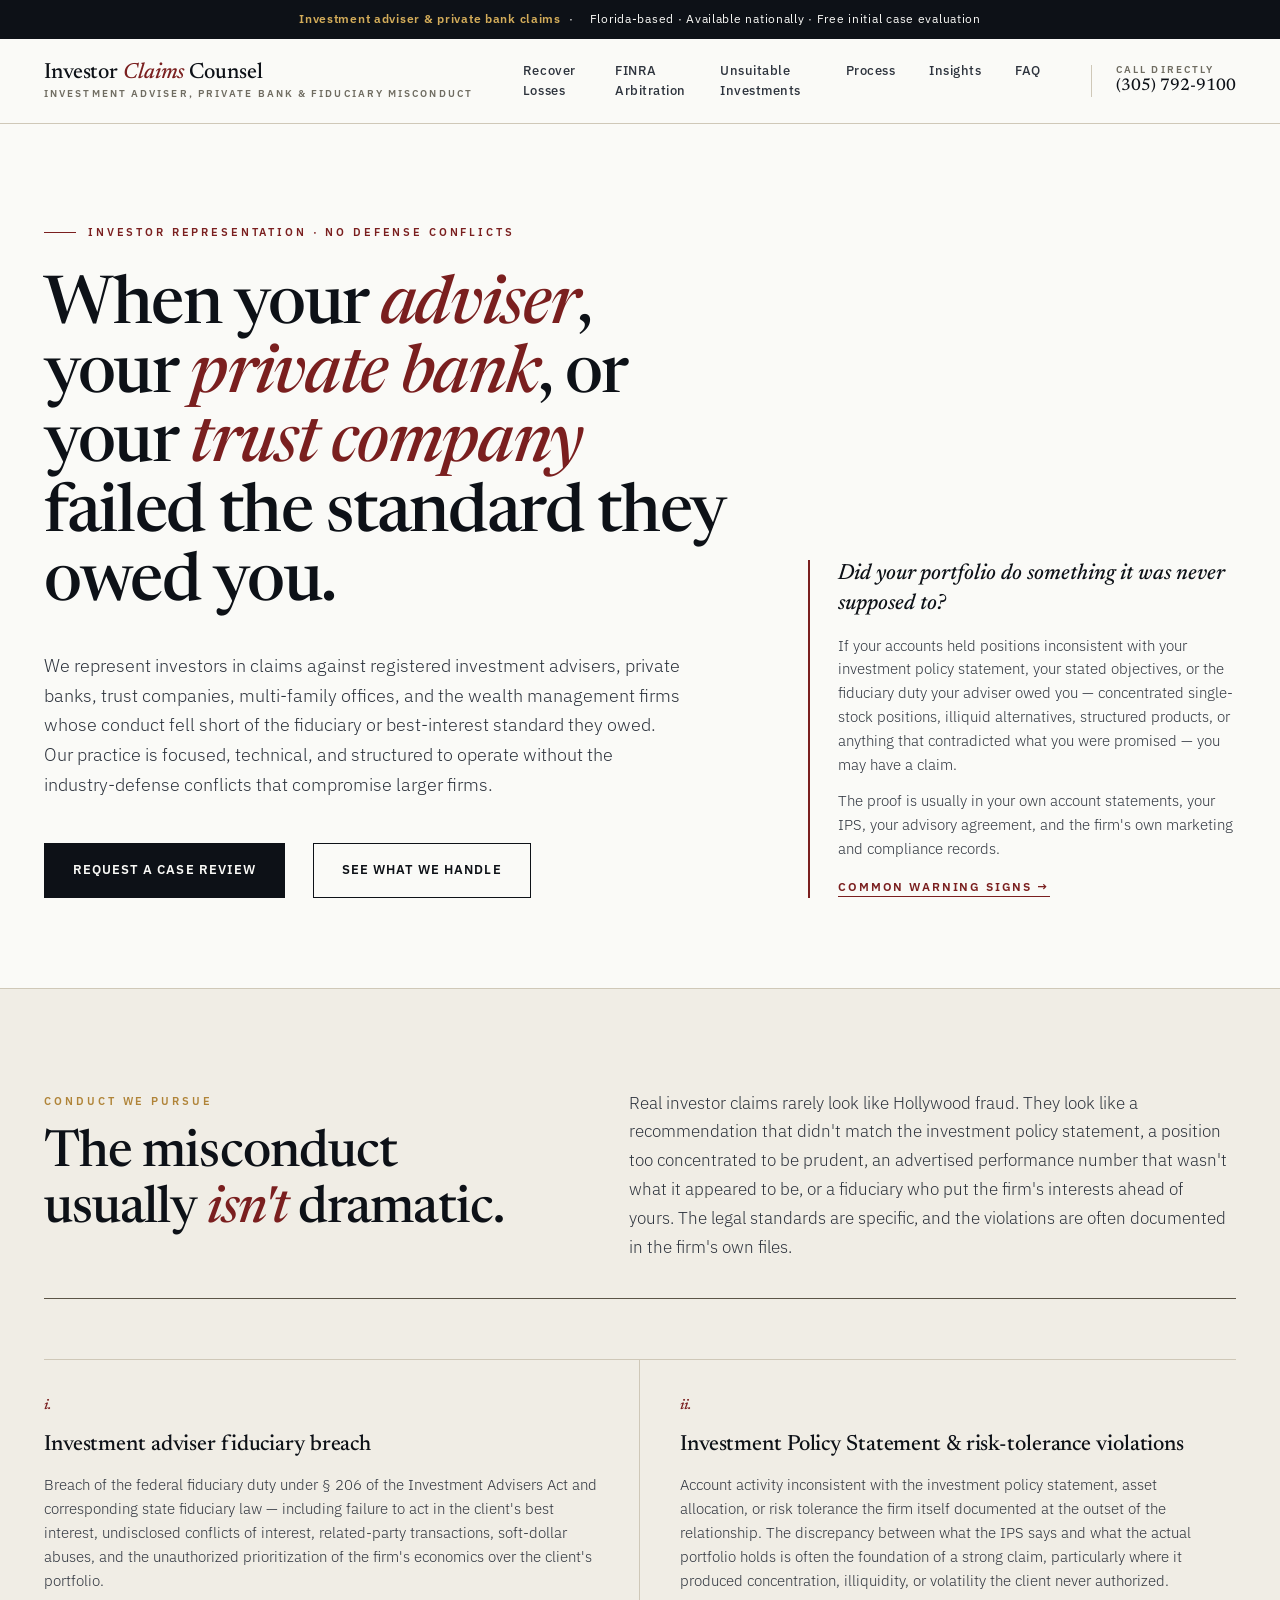
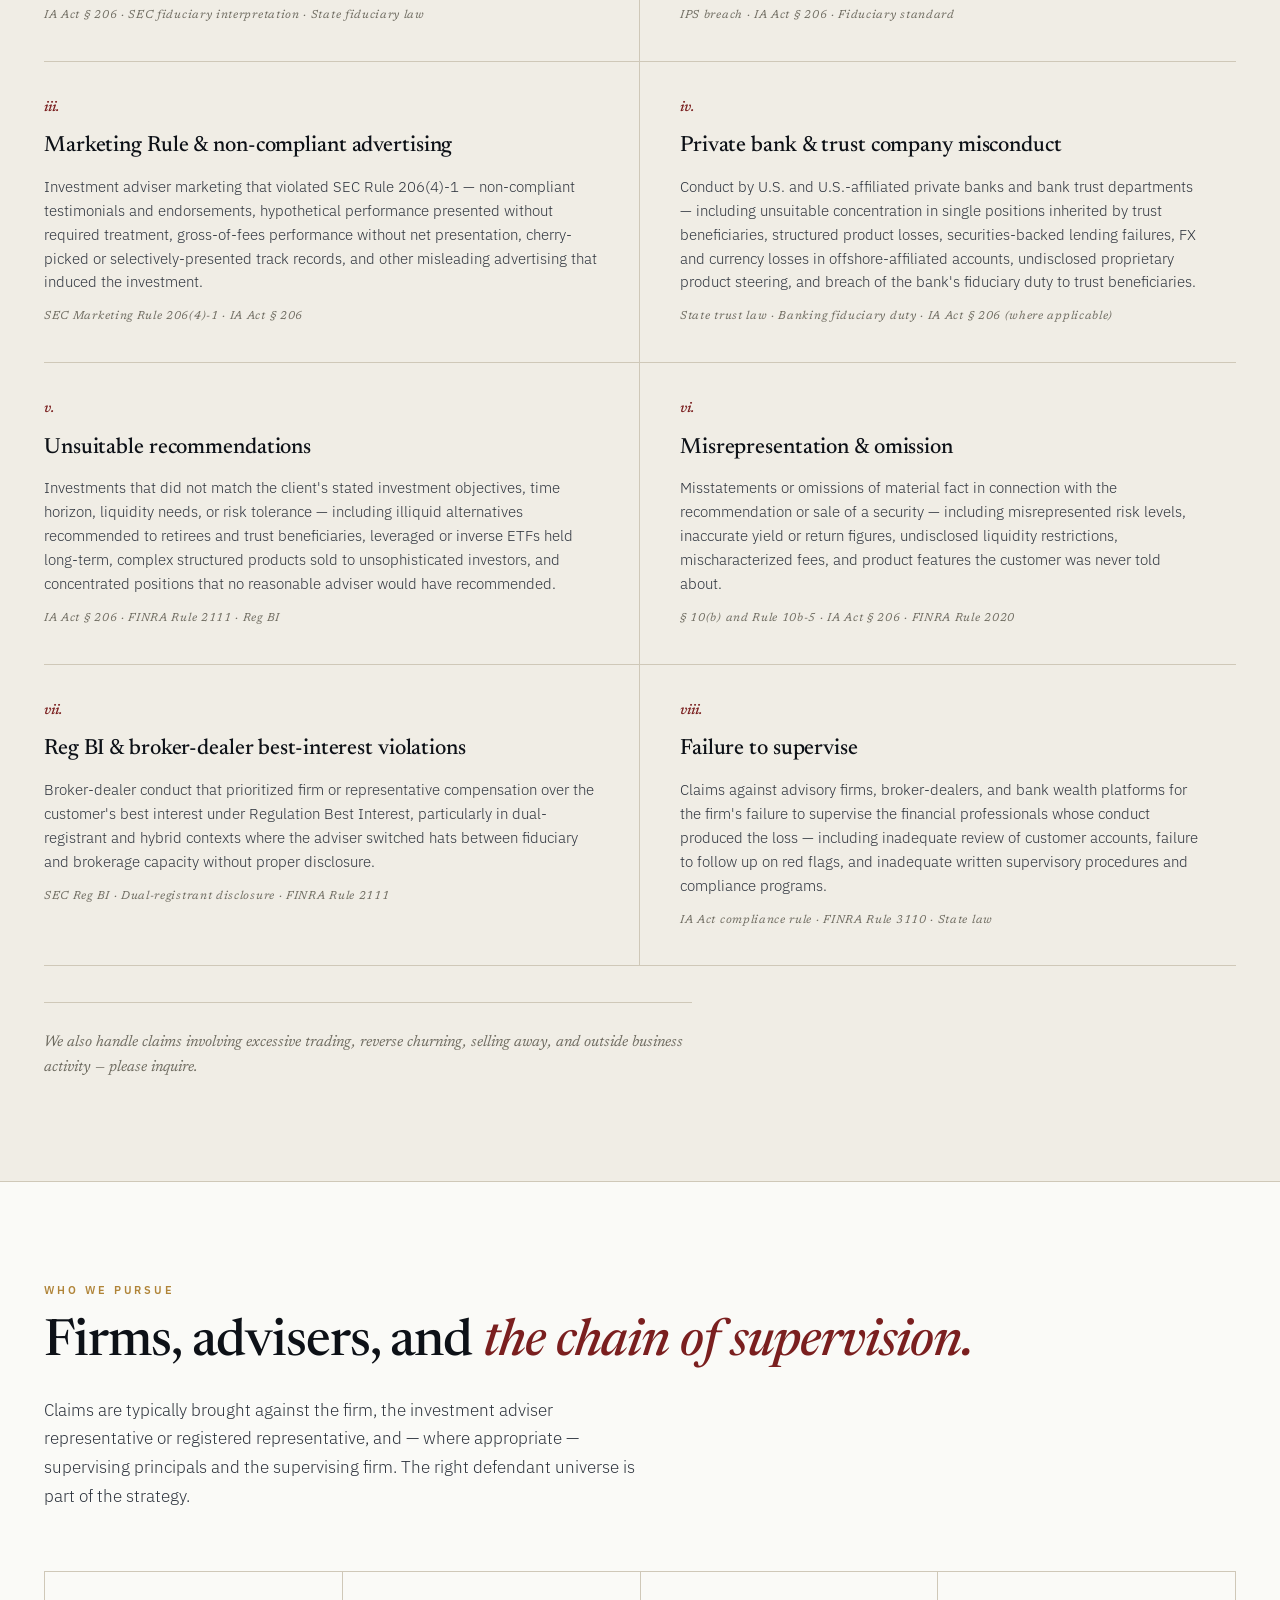
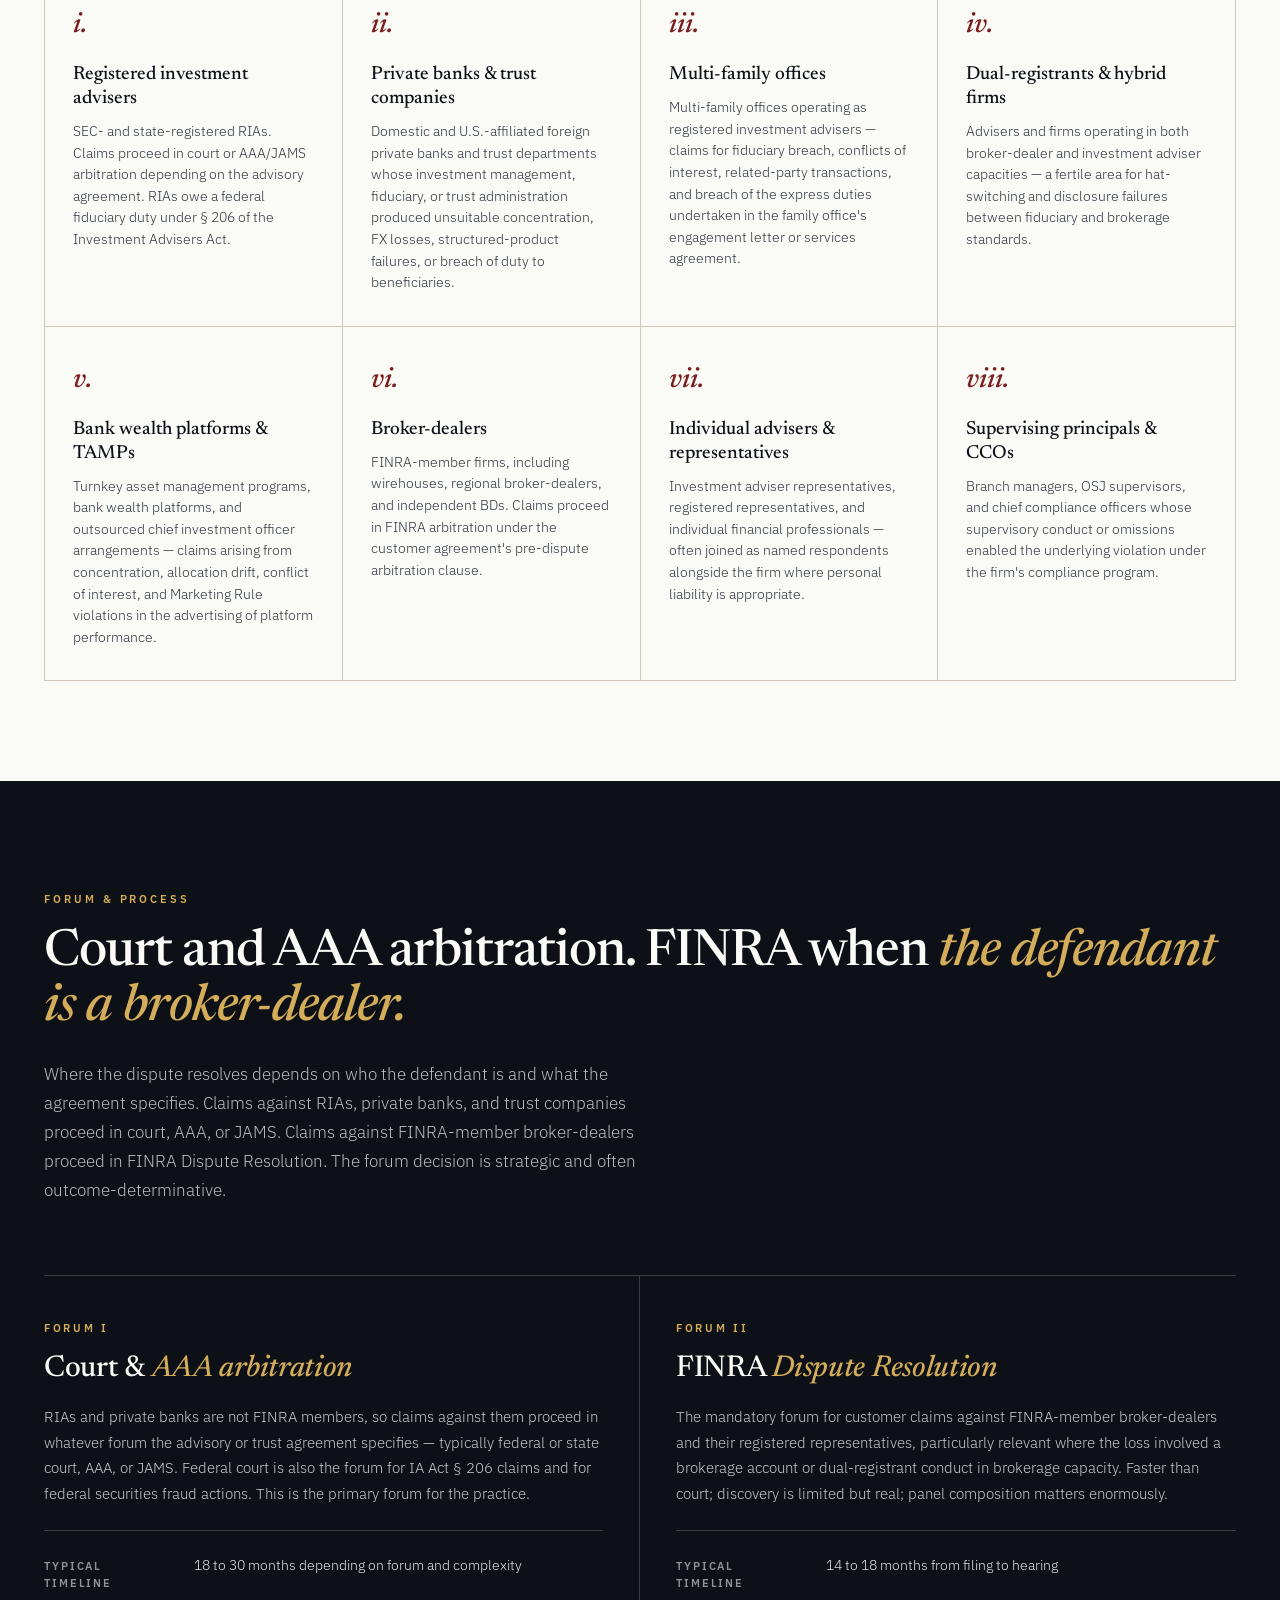
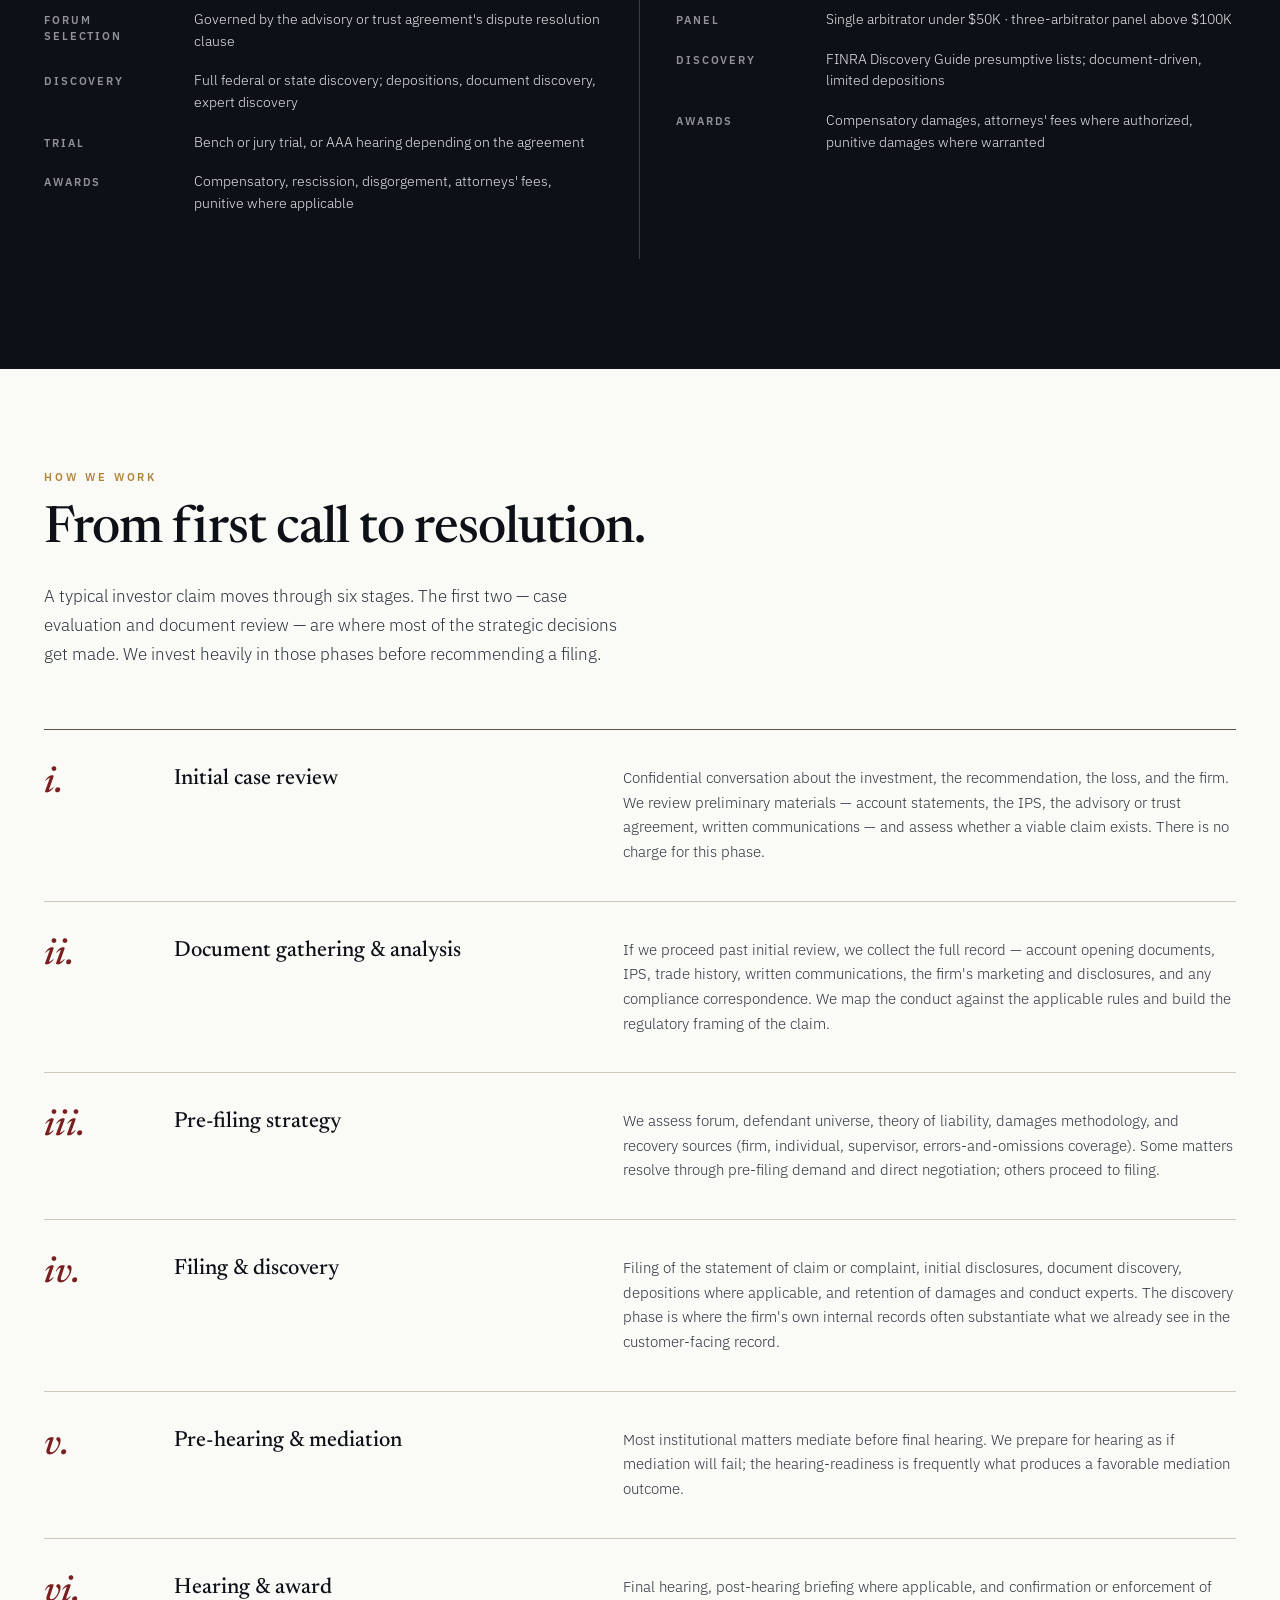
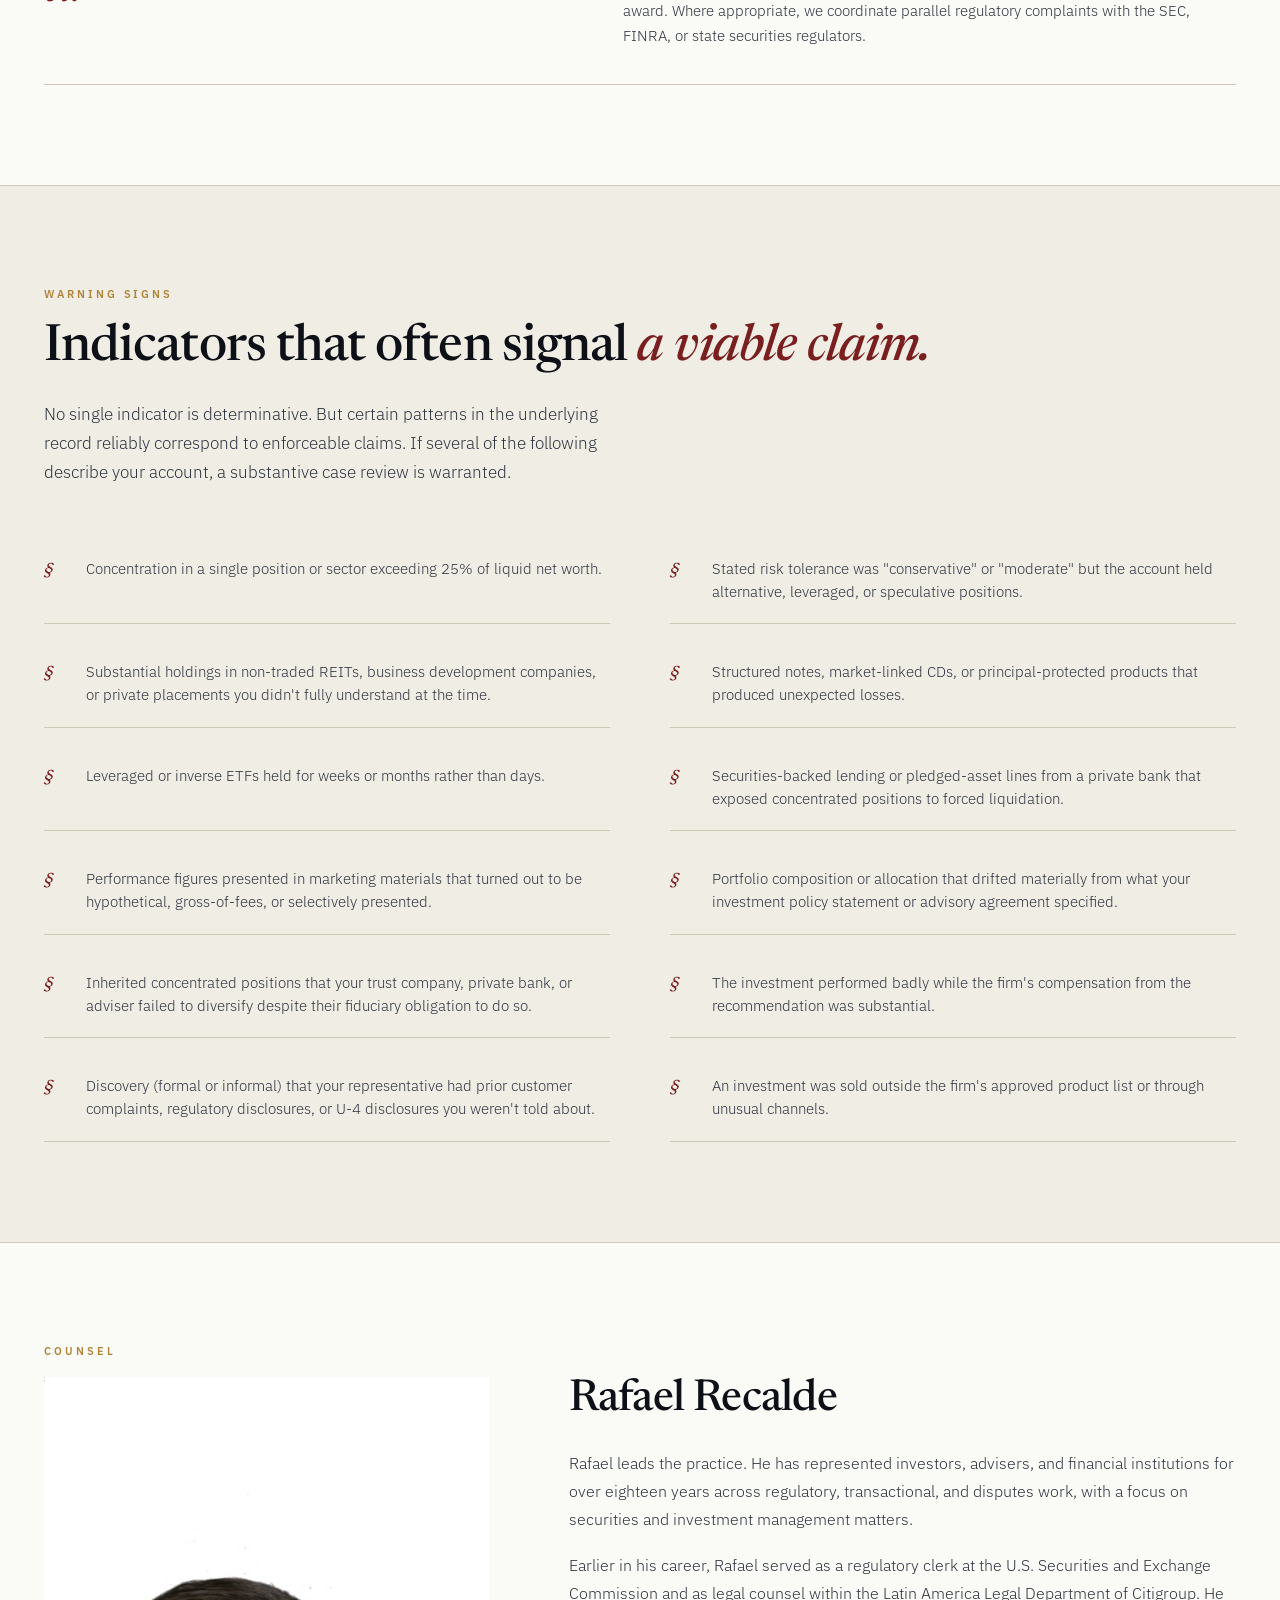
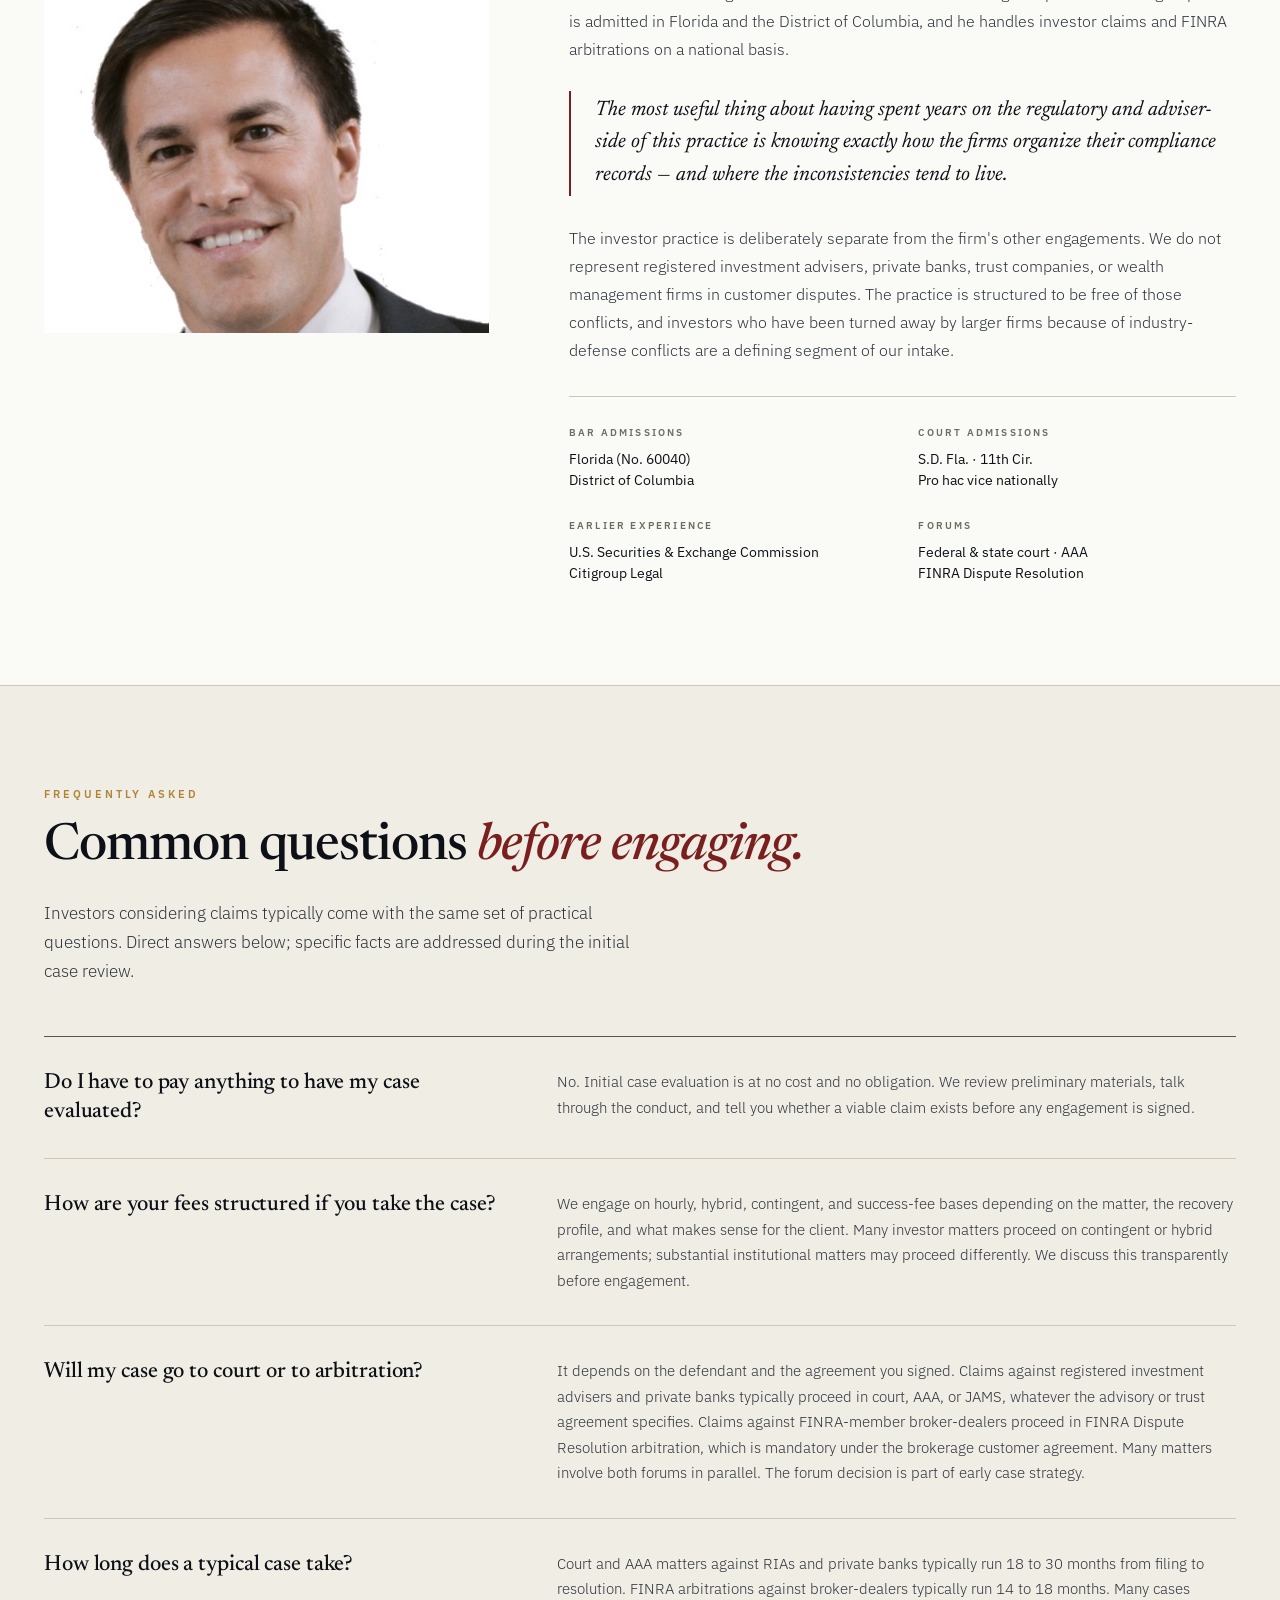
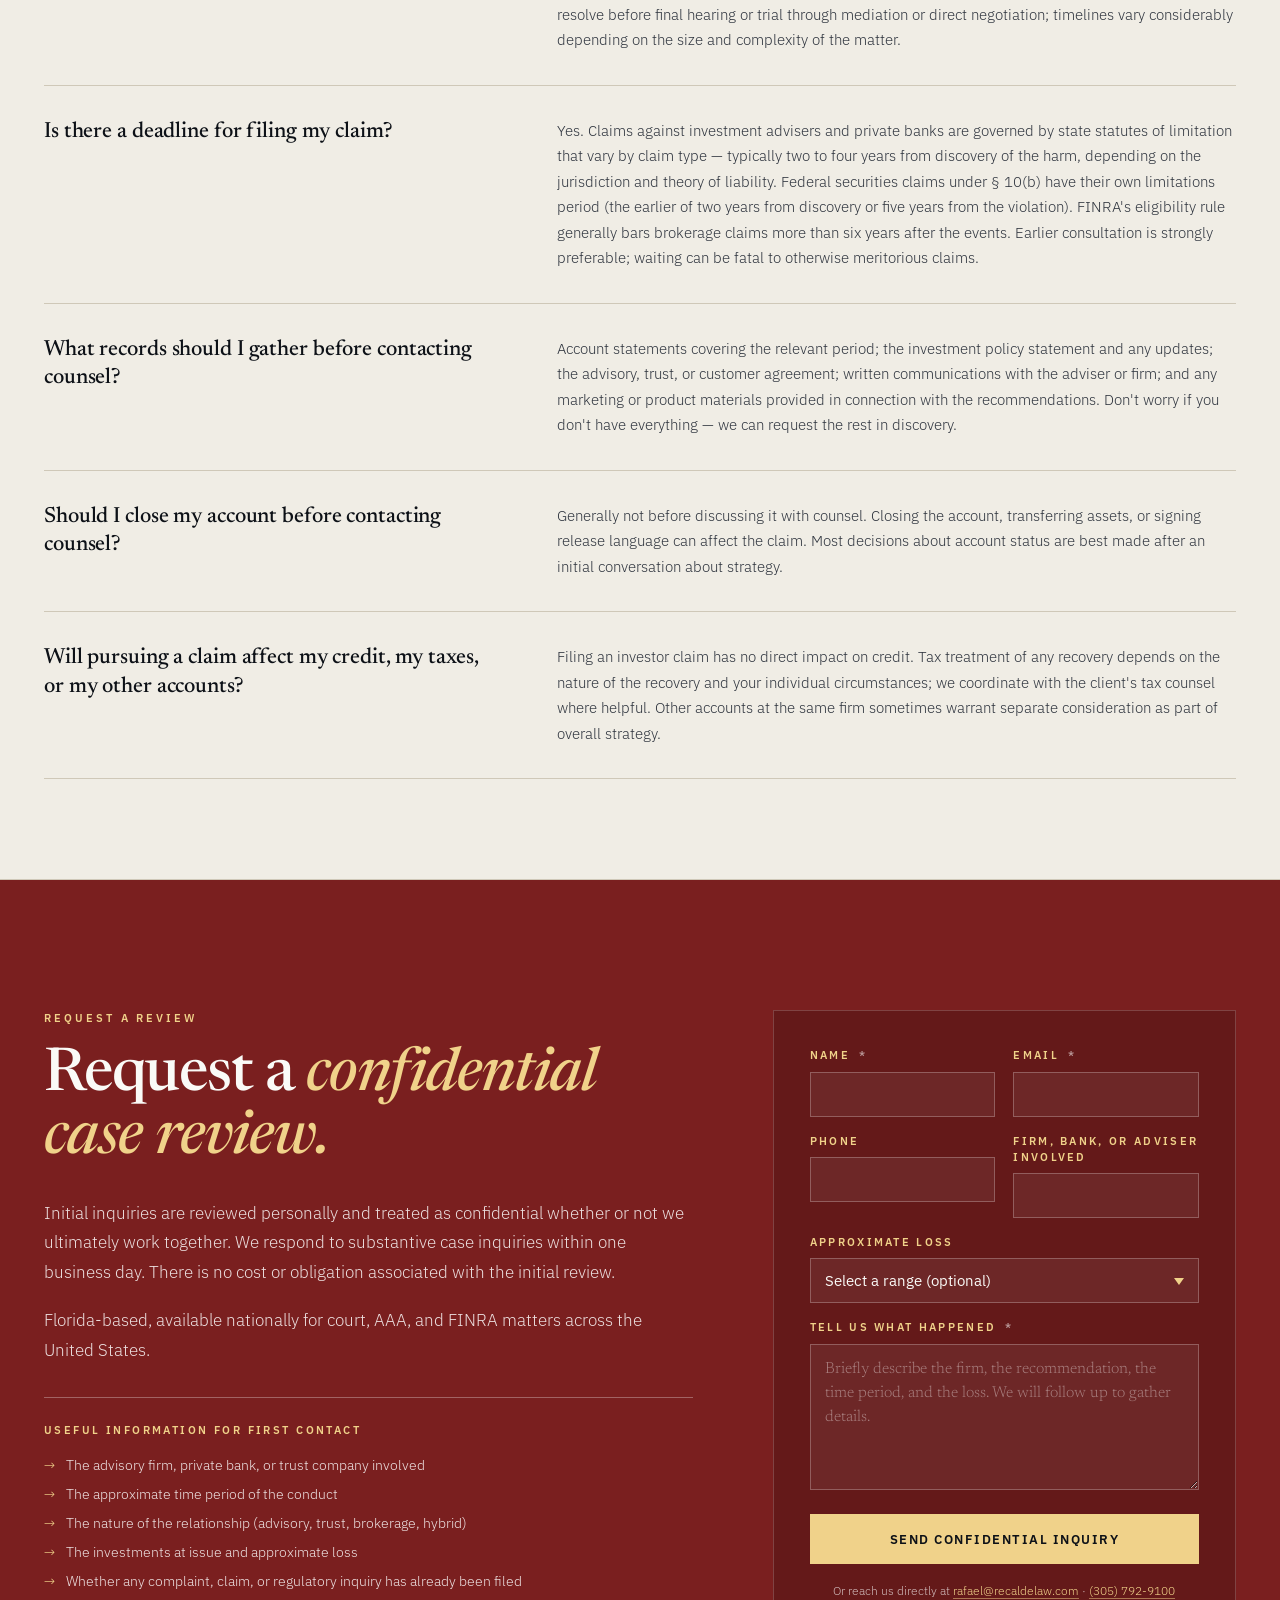
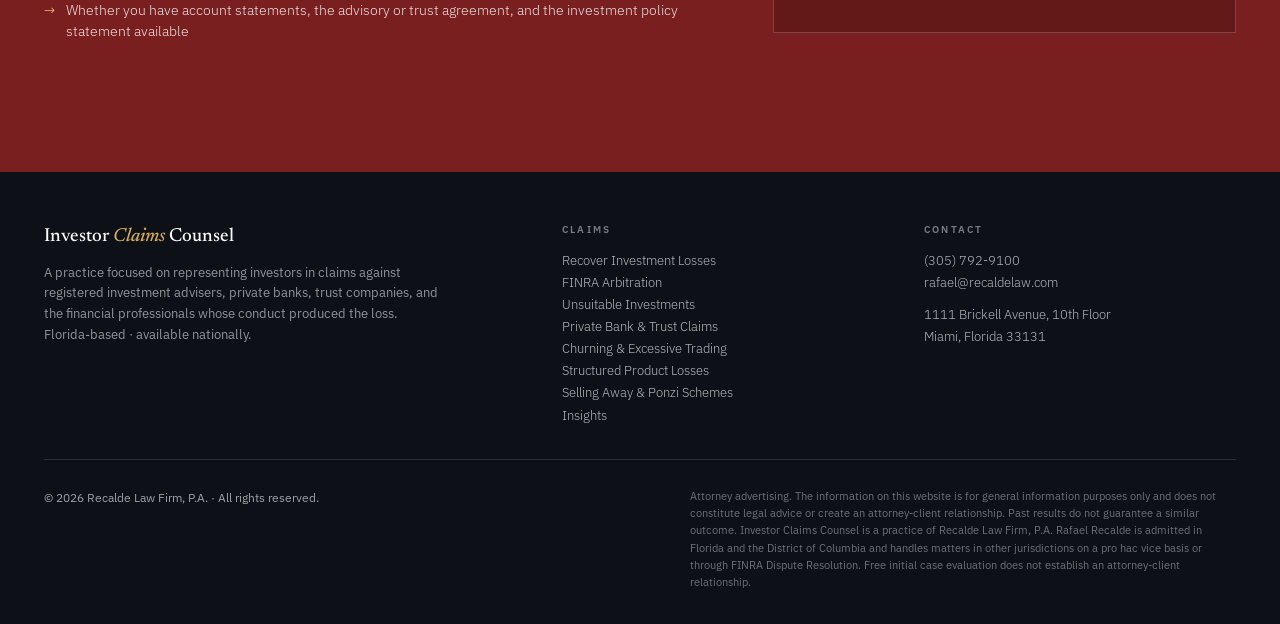
<file: index.html>
<!DOCTYPE html>
<html lang="en">
<head>
<meta charset="UTF-8">
<meta name="viewport" content="width=device-width, initial-scale=1.0">
<title>Recover Investment Losses | Advisor, Broker &amp; FINRA Claims — Investor Claims Counsel</title>
<meta name="description" content="Attorney for investors who lost money to unsuitable investments, fiduciary breach, or broker misconduct. We pursue advisers, private banks, and broker-dealers through court, AAA, and FINRA arbitration. Florida-based, available nationally. Free case review.">
<!-- Open Graph -->
<meta property="og:title" content="Investor Claims Counsel — Investment Adviser, Private Bank & Fiduciary Misconduct">
<meta property="og:description" content="Plaintiff-side counsel for investors in claims against registered investment advisers, private banks, trust companies, and the financial professionals who breached the standard of care they owed. Florida-based · available nationally.">
<meta property="og:type" content="website">
<meta property="og:url" content="https://investorclaimscounsel.com/">
<meta property="og:image" content="https://investorclaimscounsel.com/headshot.jpg">
<meta name="twitter:card" content="summary">
<meta name="twitter:title" content="Investor Claims Counsel — Investment Adviser, Private Bank & Fiduciary Misconduct">
<meta name="twitter:description" content="Plaintiff-side counsel for investors in claims against registered investment advisers, private banks, trust companies, and the financial professionals who breached the standard of care they owed. Florida-based · available nationally.">
<link rel="icon" href="favicon.svg" type="image/svg+xml">
<link rel="preconnect" href="https://fonts.googleapis.com">
<link rel="preconnect" href="https://fonts.gstatic.com" crossorigin>
<link href="https://fonts.googleapis.com/css2?family=Newsreader:ital,wght@0,400;0,500;0,600;1,400;1,500&family=IBM+Plex+Sans:wght@300;400;500;600&display=swap" rel="stylesheet">
<link rel="stylesheet" href="style.css">

<!-- ================== STRUCTURED DATA ================== -->
<script type="application/ld+json">
{
  "@context": "https://schema.org",
  "@graph": [
    {
      "@type": "LegalService",
      "@id": "https://investorclaimscounsel.com/#practice",
      "name": "Investor Claims Counsel",
      "description": "Plaintiff-side counsel representing investors in claims against registered investment advisers, private banks, trust companies, and broker-dealers for fiduciary breach, unsuitable investments, and misrepresentation.",
      "url": "https://investorclaimscounsel.com/",
      "telephone": "+1-305-792-9100",
      "email": "rafael@recaldelaw.com",
      "image": "https://investorclaimscounsel.com/headshot.jpg",
      "priceRange": "Contingent, hybrid, and hourly engagements",
      "areaServed": "US",
      "address": {
        "@type": "PostalAddress",
        "streetAddress": "1111 Brickell Avenue, 10th Floor",
        "addressLocality": "Miami",
        "addressRegion": "FL",
        "postalCode": "33131",
        "addressCountry": "US"
      },
      "founder": { "@id": "https://investorclaimscounsel.com/#rafael" },
      "knowsAbout": [
        "Investment adviser fiduciary breach",
        "FINRA arbitration",
        "Unsuitable investment recommendations",
        "Regulation Best Interest violations",
        "Private bank and trust company misconduct",
        "Securities fraud"
      ]
    },
    {
      "@type": "Attorney",
      "@id": "https://investorclaimscounsel.com/#rafael",
      "name": "Rafael Recalde",
      "jobTitle": "Attorney",
      "image": "https://investorclaimscounsel.com/headshot.jpg",
      "telephone": "+1-305-792-9100",
      "email": "rafael@recaldelaw.com",
      "worksFor": { "@id": "https://investorclaimscounsel.com/#practice" },
      "areaServed": "US",
      "address": {
        "@type": "PostalAddress",
        "streetAddress": "1111 Brickell Avenue, 10th Floor",
        "addressLocality": "Miami",
        "addressRegion": "FL",
        "postalCode": "33131",
        "addressCountry": "US"
      }
    },
    {
      "@type": "FAQPage",
      "@id": "https://investorclaimscounsel.com/#faq",
      "mainEntity": [
        {
          "@type": "Question",
          "name": "Do I have to pay anything to have my case evaluated?",
          "acceptedAnswer": { "@type": "Answer", "text": "No. Initial case evaluation is at no cost and no obligation. We review preliminary materials, talk through the conduct, and tell you whether a viable claim exists before any engagement is signed." }
        },
        {
          "@type": "Question",
          "name": "How are your fees structured if you take the case?",
          "acceptedAnswer": { "@type": "Answer", "text": "We engage on hourly, hybrid, contingent, and success-fee bases depending on the matter, the recovery profile, and what makes sense for the client. Many investor matters proceed on contingent or hybrid arrangements. We discuss this transparently before engagement." }
        },
        {
          "@type": "Question",
          "name": "Will my case go to court or to arbitration?",
          "acceptedAnswer": { "@type": "Answer", "text": "It depends on the defendant and the agreement you signed. Claims against registered investment advisers and private banks typically proceed in court, AAA, or JAMS. Claims against FINRA-member broker-dealers proceed in FINRA Dispute Resolution arbitration, which is mandatory under the brokerage customer agreement." }
        },
        {
          "@type": "Question",
          "name": "How long does a typical case take?",
          "acceptedAnswer": { "@type": "Answer", "text": "Court and AAA matters against RIAs and private banks typically run 18 to 30 months from filing to resolution. FINRA arbitrations against broker-dealers typically run 14 to 18 months. Many cases resolve before final hearing through mediation or direct negotiation." }
        },
        {
          "@type": "Question",
          "name": "Is there a deadline for filing my investor claim?",
          "acceptedAnswer": { "@type": "Answer", "text": "Yes. Claims against investment advisers and private banks are governed by state statutes of limitation that vary by claim type, typically two to four years from discovery of the harm. Federal securities claims under Section 10(b) have their own period. FINRA's eligibility rule generally bars brokerage claims more than six years after the events. Earlier consultation is strongly preferable." }
        },
        {
          "@type": "Question",
          "name": "What records should I gather before contacting counsel?",
          "acceptedAnswer": { "@type": "Answer", "text": "Account statements covering the relevant period; the investment policy statement and any updates; the advisory, trust, or customer agreement; written communications with the adviser or firm; and any marketing or product materials. Don't worry if you don't have everything — the rest can be requested in discovery." }
        },
        {
          "@type": "Question",
          "name": "Should I close my account before contacting counsel?",
          "acceptedAnswer": { "@type": "Answer", "text": "Generally not before discussing it with counsel. Closing the account, transferring assets, or signing release language can affect the claim. Most decisions about account status are best made after an initial conversation about strategy." }
        }
      ]
    }
  ]
}
</script>
</head>
<body>

<!-- ================== NOTICE STRIP ================== -->
<div class="notice-strip">
  <span class="strong">Investment adviser &amp; private bank claims</span>·<span style="margin: 0 8px;"></span>Florida-based · Available nationally · Free initial case evaluation
</div>

<!-- ================== TOPBAR ================== -->
<header class="topbar">
  <div class="topbar-inner">
    <a href="/" class="brand">
      <span class="brand-name">Investor <em>Claims</em> Counsel</span>
      <span class="brand-sub">Investment Adviser, Private Bank &amp; Fiduciary Misconduct</span>
    </a>
    <nav class="nav">
      <a href="/recover-investment-losses/">Recover Losses</a>
      <a href="/finra-arbitration-lawyer/">FINRA Arbitration</a>
      <a href="/unsuitable-investment-claims/">Unsuitable Investments</a>
      <a href="#process">Process</a>
      <a href="/blog/">Insights</a>
      <a href="#faq">FAQ</a>
    </nav>
    <a href="tel:+13057929100" class="topbar-phone">
      <span class="phone-label">Call directly</span>
      (305) 792-9100
    </a>
  </div>
</header>

<!-- ================== HERO ================== -->
<section class="hero">
  <div class="hero-inner">
    <div>
      <div class="hero-eyebrow">Investor representation · No defense conflicts</div>
      <h1>When your <em>adviser</em>, your <em>private bank</em>, or your <em>trust company</em> failed the standard they owed you.</h1>
      <p class="hero-sub">We represent investors in claims against registered investment advisers, private banks, trust companies, multi-family offices, and the wealth management firms whose conduct fell short of the fiduciary or best-interest standard they owed. Our practice is focused, technical, and structured to operate without the industry-defense conflicts that compromise larger firms.</p>
      <div class="hero-cta-row">
        <a href="#engage" class="btn btn-primary">Request a Case Review</a>
        <a href="#conduct" class="btn btn-ghost">See What We Handle</a>
      </div>
    </div>
    <aside class="hero-side">
      <h3>Did your portfolio do something it was never supposed to?</h3>
      <p>If your accounts held positions inconsistent with your investment policy statement, your stated objectives, or the fiduciary duty your adviser owed you — concentrated single-stock positions, illiquid alternatives, structured products, or anything that contradicted what you were promised — you may have a claim.</p>
      <p>The proof is usually in your own account statements, your IPS, your advisory agreement, and the firm's own marketing and compliance records.</p>
      <a href="#indicators" class="more">Common warning signs →</a>
    </aside>
  </div>
</section>

<!-- ================== CONDUCT ================== -->
<section id="conduct" class="conduct">
  <div class="container">
    <div class="conduct-header">
      <div>
        <div class="section-eyebrow">Conduct We Pursue</div>
        <h2 class="section-title">The misconduct usually <em>isn't</em> dramatic.</h2>
      </div>
      <p class="section-lead">Real investor claims rarely look like Hollywood fraud. They look like a recommendation that didn't match the investment policy statement, a position too concentrated to be prudent, an advertised performance number that wasn't what it appeared to be, or a fiduciary who put the firm's interests ahead of yours. The legal standards are specific, and the violations are often documented in the firm's own files.</p>
    </div>

    <div class="conduct-grid">
      <div class="conduct-item">
        <div class="conduct-num">i.</div>
        <h4>Investment adviser fiduciary breach</h4>
        <p>Breach of the federal fiduciary duty under § 206 of the Investment Advisers Act and corresponding state fiduciary law — including failure to act in the client's best interest, undisclosed conflicts of interest, related-party transactions, soft-dollar abuses, and the unauthorized prioritization of the firm's economics over the client's portfolio.</p>
        <div class="reg">IA Act § 206 · SEC fiduciary interpretation · State fiduciary law</div>
      </div>
      <div class="conduct-item">
        <div class="conduct-num">ii.</div>
        <h4>Investment Policy Statement &amp; risk-tolerance violations</h4>
        <p>Account activity inconsistent with the investment policy statement, asset allocation, or risk tolerance the firm itself documented at the outset of the relationship. The discrepancy between what the IPS says and what the actual portfolio holds is often the foundation of a strong claim, particularly where it produced concentration, illiquidity, or volatility the client never authorized.</p>
        <div class="reg">IPS breach · IA Act § 206 · Fiduciary standard</div>
      </div>
      <div class="conduct-item">
        <div class="conduct-num">iii.</div>
        <h4>Marketing Rule &amp; non-compliant advertising</h4>
        <p>Investment adviser marketing that violated SEC Rule 206(4)-1 — non-compliant testimonials and endorsements, hypothetical performance presented without required treatment, gross-of-fees performance without net presentation, cherry-picked or selectively-presented track records, and other misleading advertising that induced the investment.</p>
        <div class="reg">SEC Marketing Rule 206(4)-1 · IA Act § 206</div>
      </div>
      <div class="conduct-item">
        <div class="conduct-num">iv.</div>
        <h4>Private bank &amp; trust company misconduct</h4>
        <p>Conduct by U.S. and U.S.-affiliated private banks and bank trust departments — including unsuitable concentration in single positions inherited by trust beneficiaries, structured product losses, securities-backed lending failures, FX and currency losses in offshore-affiliated accounts, undisclosed proprietary product steering, and breach of the bank's fiduciary duty to trust beneficiaries.</p>
        <div class="reg">State trust law · Banking fiduciary duty · IA Act § 206 (where applicable)</div>
      </div>
      <div class="conduct-item">
        <div class="conduct-num">v.</div>
        <h4>Unsuitable recommendations</h4>
        <p>Investments that did not match the client's stated investment objectives, time horizon, liquidity needs, or risk tolerance — including illiquid alternatives recommended to retirees and trust beneficiaries, leveraged or inverse ETFs held long-term, complex structured products sold to unsophisticated investors, and concentrated positions that no reasonable adviser would have recommended.</p>
        <div class="reg">IA Act § 206 · FINRA Rule 2111 · Reg BI</div>
      </div>
      <div class="conduct-item">
        <div class="conduct-num">vi.</div>
        <h4>Misrepresentation &amp; omission</h4>
        <p>Misstatements or omissions of material fact in connection with the recommendation or sale of a security — including misrepresented risk levels, inaccurate yield or return figures, undisclosed liquidity restrictions, mischaracterized fees, and product features the customer was never told about.</p>
        <div class="reg">§ 10(b) and Rule 10b-5 · IA Act § 206 · FINRA Rule 2020</div>
      </div>
      <div class="conduct-item">
        <div class="conduct-num">vii.</div>
        <h4>Reg BI &amp; broker-dealer best-interest violations</h4>
        <p>Broker-dealer conduct that prioritized firm or representative compensation over the customer's best interest under Regulation Best Interest, particularly in dual-registrant and hybrid contexts where the adviser switched hats between fiduciary and brokerage capacity without proper disclosure.</p>
        <div class="reg">SEC Reg BI · Dual-registrant disclosure · FINRA Rule 2111</div>
      </div>
      <div class="conduct-item">
        <div class="conduct-num">viii.</div>
        <h4>Failure to supervise</h4>
        <p>Claims against advisory firms, broker-dealers, and bank wealth platforms for the firm's failure to supervise the financial professionals whose conduct produced the loss — including inadequate review of customer accounts, failure to follow up on red flags, and inadequate written supervisory procedures and compliance programs.</p>
        <div class="reg">IA Act compliance rule · FINRA Rule 3110 · State law</div>
      </div>
    </div>

    <p class="conduct-addendum">We also handle claims involving excessive trading, reverse churning, selling away, and outside business activity — please inquire.</p>
  </div>
</section>

<!-- ================== DEFENDANTS ================== -->
<section id="defendants">
  <div class="container">
    <div class="section-eyebrow">Who We Pursue</div>
    <h2 class="section-title">Firms, advisers, and <em>the chain of supervision.</em></h2>
    <p class="section-lead">Claims are typically brought against the firm, the investment adviser representative or registered representative, and — where appropriate — supervising principals and the supervising firm. The right defendant universe is part of the strategy.</p>

    <div class="defendants-grid">
      <div class="defendant">
        <div class="defendant-icon">i.</div>
        <h5>Registered investment advisers</h5>
        <p>SEC- and state-registered RIAs. Claims proceed in court or AAA/JAMS arbitration depending on the advisory agreement. RIAs owe a federal fiduciary duty under § 206 of the Investment Advisers Act.</p>
      </div>
      <div class="defendant">
        <div class="defendant-icon">ii.</div>
        <h5>Private banks &amp; trust companies</h5>
        <p>Domestic and U.S.-affiliated foreign private banks and trust departments whose investment management, fiduciary, or trust administration produced unsuitable concentration, FX losses, structured-product failures, or breach of duty to beneficiaries.</p>
      </div>
      <div class="defendant">
        <div class="defendant-icon">iii.</div>
        <h5>Multi-family offices</h5>
        <p>Multi-family offices operating as registered investment advisers — claims for fiduciary breach, conflicts of interest, related-party transactions, and breach of the express duties undertaken in the family office's engagement letter or services agreement.</p>
      </div>
      <div class="defendant">
        <div class="defendant-icon">iv.</div>
        <h5>Dual-registrants &amp; hybrid firms</h5>
        <p>Advisers and firms operating in both broker-dealer and investment adviser capacities — a fertile area for hat-switching and disclosure failures between fiduciary and brokerage standards.</p>
      </div>
      <div class="defendant">
        <div class="defendant-icon">v.</div>
        <h5>Bank wealth platforms &amp; TAMPs</h5>
        <p>Turnkey asset management programs, bank wealth platforms, and outsourced chief investment officer arrangements — claims arising from concentration, allocation drift, conflict of interest, and Marketing Rule violations in the advertising of platform performance.</p>
      </div>
      <div class="defendant">
        <div class="defendant-icon">vi.</div>
        <h5>Broker-dealers</h5>
        <p>FINRA-member firms, including wirehouses, regional broker-dealers, and independent BDs. Claims proceed in FINRA arbitration under the customer agreement's pre-dispute arbitration clause.</p>
      </div>
      <div class="defendant">
        <div class="defendant-icon">vii.</div>
        <h5>Individual advisers &amp; representatives</h5>
        <p>Investment adviser representatives, registered representatives, and individual financial professionals — often joined as named respondents alongside the firm where personal liability is appropriate.</p>
      </div>
      <div class="defendant">
        <div class="defendant-icon">viii.</div>
        <h5>Supervising principals &amp; CCOs</h5>
        <p>Branch managers, OSJ supervisors, and chief compliance officers whose supervisory conduct or omissions enabled the underlying violation under the firm's compliance program.</p>
      </div>
    </div>
  </div>
</section>

<!-- ================== PROCESS ================== -->
<section id="process" class="process">
  <div class="container">
    <div class="section-eyebrow">Forum &amp; Process</div>
    <h2 class="section-title">Court and AAA arbitration. FINRA when <em>the defendant is a broker-dealer.</em></h2>
    <p class="section-lead">Where the dispute resolves depends on who the defendant is and what the agreement specifies. Claims against RIAs, private banks, and trust companies proceed in court, AAA, or JAMS. Claims against FINRA-member broker-dealers proceed in FINRA Dispute Resolution. The forum decision is strategic and often outcome-determinative.</p>

    <div class="forum-tabs">
      <div class="forum">
        <div class="forum-tag">Forum I</div>
        <h3>Court &amp; <em>AAA arbitration</em></h3>
        <p>RIAs and private banks are not FINRA members, so claims against them proceed in whatever forum the advisory or trust agreement specifies — typically federal or state court, AAA, or JAMS. Federal court is also the forum for IA Act § 206 claims and for federal securities fraud actions. This is the primary forum for the practice.</p>
        <div class="forum-specs">
          <div class="spec">
            <div class="spec-label">Typical timeline</div>
            <div class="spec-value">18 to 30 months depending on forum and complexity</div>
          </div>
          <div class="spec">
            <div class="spec-label">Forum selection</div>
            <div class="spec-value">Governed by the advisory or trust agreement's dispute resolution clause</div>
          </div>
          <div class="spec">
            <div class="spec-label">Discovery</div>
            <div class="spec-value">Full federal or state discovery; depositions, document discovery, expert discovery</div>
          </div>
          <div class="spec">
            <div class="spec-label">Trial</div>
            <div class="spec-value">Bench or jury trial, or AAA hearing depending on the agreement</div>
          </div>
          <div class="spec">
            <div class="spec-label">Awards</div>
            <div class="spec-value">Compensatory, rescission, disgorgement, attorneys' fees, punitive where applicable</div>
          </div>
        </div>
      </div>
      <div class="forum">
        <div class="forum-tag">Forum II</div>
        <h3>FINRA <em>Dispute Resolution</em></h3>
        <p>The mandatory forum for customer claims against FINRA-member broker-dealers and their registered representatives, particularly relevant where the loss involved a brokerage account or dual-registrant conduct in brokerage capacity. Faster than court; discovery is limited but real; panel composition matters enormously.</p>
        <div class="forum-specs">
          <div class="spec">
            <div class="spec-label">Typical timeline</div>
            <div class="spec-value">14 to 18 months from filing to hearing</div>
          </div>
          <div class="spec">
            <div class="spec-label">Panel</div>
            <div class="spec-value">Single arbitrator under $50K · three-arbitrator panel above $100K</div>
          </div>
          <div class="spec">
            <div class="spec-label">Discovery</div>
            <div class="spec-value">FINRA Discovery Guide presumptive lists; document-driven, limited depositions</div>
          </div>
          <div class="spec">
            <div class="spec-label">Awards</div>
            <div class="spec-value">Compensatory damages, attorneys' fees where authorized, punitive damages where warranted</div>
          </div>
        </div>
      </div>
    </div>
  </div>
</section>

<!-- ================== HOW WE WORK ================== -->
<section>
  <div class="container">
    <div class="section-eyebrow">How We Work</div>
    <h2 class="section-title">From first call to resolution.</h2>
    <p class="section-lead">A typical investor claim moves through six stages. The first two — case evaluation and document review — are where most of the strategic decisions get made. We invest heavily in those phases before recommending a filing.</p>

    <div class="steps">
      <div class="step">
        <div class="step-num">i.</div>
        <h4>Initial case review</h4>
        <p>Confidential conversation about the investment, the recommendation, the loss, and the firm. We review preliminary materials — account statements, the IPS, the advisory or trust agreement, written communications — and assess whether a viable claim exists. There is no charge for this phase.</p>
      </div>
      <div class="step">
        <div class="step-num">ii.</div>
        <h4>Document gathering &amp; analysis</h4>
        <p>If we proceed past initial review, we collect the full record — account opening documents, IPS, trade history, written communications, the firm's marketing and disclosures, and any compliance correspondence. We map the conduct against the applicable rules and build the regulatory framing of the claim.</p>
      </div>
      <div class="step">
        <div class="step-num">iii.</div>
        <h4>Pre-filing strategy</h4>
        <p>We assess forum, defendant universe, theory of liability, damages methodology, and recovery sources (firm, individual, supervisor, errors-and-omissions coverage). Some matters resolve through pre-filing demand and direct negotiation; others proceed to filing.</p>
      </div>
      <div class="step">
        <div class="step-num">iv.</div>
        <h4>Filing &amp; discovery</h4>
        <p>Filing of the statement of claim or complaint, initial disclosures, document discovery, depositions where applicable, and retention of damages and conduct experts. The discovery phase is where the firm's own internal records often substantiate what we already see in the customer-facing record.</p>
      </div>
      <div class="step">
        <div class="step-num">v.</div>
        <h4>Pre-hearing &amp; mediation</h4>
        <p>Most institutional matters mediate before final hearing. We prepare for hearing as if mediation will fail; the hearing-readiness is frequently what produces a favorable mediation outcome.</p>
      </div>
      <div class="step">
        <div class="step-num">vi.</div>
        <h4>Hearing &amp; award</h4>
        <p>Final hearing, post-hearing briefing where applicable, and confirmation or enforcement of award. Where appropriate, we coordinate parallel regulatory complaints with the SEC, FINRA, or state securities regulators.</p>
      </div>
    </div>
  </div>
</section>

<!-- ================== INDICATORS ================== -->
<section id="indicators" class="indicators">
  <div class="container">
    <div class="section-eyebrow">Warning Signs</div>
    <h2 class="section-title">Indicators that often signal <em>a viable claim.</em></h2>
    <p class="section-lead">No single indicator is determinative. But certain patterns in the underlying record reliably correspond to enforceable claims. If several of the following describe your account, a substantive case review is warranted.</p>

    <div class="indicator-list">
      <div class="indicator">
        <span class="indicator-mark">§</span>
        <p>Concentration in a single position or sector exceeding 25% of liquid net worth.</p>
      </div>
      <div class="indicator">
        <span class="indicator-mark">§</span>
        <p>Stated risk tolerance was "conservative" or "moderate" but the account held alternative, leveraged, or speculative positions.</p>
      </div>
      <div class="indicator">
        <span class="indicator-mark">§</span>
        <p>Substantial holdings in non-traded REITs, business development companies, or private placements you didn't fully understand at the time.</p>
      </div>
      <div class="indicator">
        <span class="indicator-mark">§</span>
        <p>Structured notes, market-linked CDs, or principal-protected products that produced unexpected losses.</p>
      </div>
      <div class="indicator">
        <span class="indicator-mark">§</span>
        <p>Leveraged or inverse ETFs held for weeks or months rather than days.</p>
      </div>
      <div class="indicator">
        <span class="indicator-mark">§</span>
        <p>Securities-backed lending or pledged-asset lines from a private bank that exposed concentrated positions to forced liquidation.</p>
      </div>
      <div class="indicator">
        <span class="indicator-mark">§</span>
        <p>Performance figures presented in marketing materials that turned out to be hypothetical, gross-of-fees, or selectively presented.</p>
      </div>
      <div class="indicator">
        <span class="indicator-mark">§</span>
        <p>Portfolio composition or allocation that drifted materially from what your investment policy statement or advisory agreement specified.</p>
      </div>
      <div class="indicator">
        <span class="indicator-mark">§</span>
        <p>Inherited concentrated positions that your trust company, private bank, or adviser failed to diversify despite their fiduciary obligation to do so.</p>
      </div>
      <div class="indicator">
        <span class="indicator-mark">§</span>
        <p>The investment performed badly while the firm's compensation from the recommendation was substantial.</p>
      </div>
      <div class="indicator">
        <span class="indicator-mark">§</span>
        <p>Discovery (formal or informal) that your representative had prior customer complaints, regulatory disclosures, or U-4 disclosures you weren't told about.</p>
      </div>
      <div class="indicator">
        <span class="indicator-mark">§</span>
        <p>An investment was sold outside the firm's approved product list or through unusual channels.</p>
      </div>
    </div>
  </div>
</section>

<!-- ================== COUNSEL ================== -->
<section id="counsel" class="counsel">
  <div class="container">
    <div class="section-eyebrow">Counsel</div>
    <div class="counsel-grid">
      <div class="portrait"><img src="headshot.jpg" width="533" height="800" loading="lazy" alt="Rafael Recalde, investor claims attorney, Miami"></div>
      <div>
        <h2>Rafael Recalde</h2>
        <p>Rafael leads the practice. He has represented investors, advisers, and financial institutions for over eighteen years across regulatory, transactional, and disputes work, with a focus on securities and investment management matters.</p>
        <p>Earlier in his career, Rafael served as a regulatory clerk at the U.S. Securities and Exchange Commission and as legal counsel within the Latin America Legal Department of Citigroup. He is admitted in Florida and the District of Columbia, and he handles investor claims and FINRA arbitrations on a national basis.</p>

        <div class="pull">The most useful thing about having spent years on the regulatory and adviser-side of this practice is knowing exactly how the firms organize their compliance records — and where the inconsistencies tend to live.</div>

        <p>The investor practice is deliberately separate from the firm's other engagements. We do not represent registered investment advisers, private banks, trust companies, or wealth management firms in customer disputes. The practice is structured to be free of those conflicts, and investors who have been turned away by larger firms because of industry-defense conflicts are a defining segment of our intake.</p>

        <div class="credentials">
          <div class="credential">
            <div class="label">Bar admissions</div>
            <div class="value">Florida (No. 60040)<br>District of Columbia</div>
          </div>
          <div class="credential">
            <div class="label">Court admissions</div>
            <div class="value">S.D. Fla. · 11th Cir.<br>Pro hac vice nationally</div>
          </div>
          <div class="credential">
            <div class="label">Earlier experience</div>
            <div class="value">U.S. Securities &amp; Exchange Commission<br>Citigroup Legal</div>
          </div>
          <div class="credential">
            <div class="label">Forums</div>
            <div class="value">Federal &amp; state court · AAA<br>FINRA Dispute Resolution</div>
          </div>
        </div>
      </div>
    </div>
  </div>
</section>

<!-- ================== FAQ ================== -->
<section id="faq" class="faq">
  <div class="container">
    <div class="section-eyebrow">Frequently Asked</div>
    <h2 class="section-title">Common questions <em>before engaging.</em></h2>
    <p class="section-lead">Investors considering claims typically come with the same set of practical questions. Direct answers below; specific facts are addressed during the initial case review.</p>

    <div class="faq-list">
      <div class="faq-item">
        <div class="faq-q">Do I have to pay anything to have my case evaluated?</div>
        <div class="faq-a">No. Initial case evaluation is at no cost and no obligation. We review preliminary materials, talk through the conduct, and tell you whether a viable claim exists before any engagement is signed.</div>
      </div>
      <div class="faq-item">
        <div class="faq-q">How are your fees structured if you take the case?</div>
        <div class="faq-a">We engage on hourly, hybrid, contingent, and success-fee bases depending on the matter, the recovery profile, and what makes sense for the client. Many investor matters proceed on contingent or hybrid arrangements; substantial institutional matters may proceed differently. We discuss this transparently before engagement.</div>
      </div>
      <div class="faq-item">
        <div class="faq-q">Will my case go to court or to arbitration?</div>
        <div class="faq-a">It depends on the defendant and the agreement you signed. Claims against registered investment advisers and private banks typically proceed in court, AAA, or JAMS, whatever the advisory or trust agreement specifies. Claims against FINRA-member broker-dealers proceed in FINRA Dispute Resolution arbitration, which is mandatory under the brokerage customer agreement. Many matters involve both forums in parallel. The forum decision is part of early case strategy.</div>
      </div>
      <div class="faq-item">
        <div class="faq-q">How long does a typical case take?</div>
        <div class="faq-a">Court and AAA matters against RIAs and private banks typically run 18 to 30 months from filing to resolution. FINRA arbitrations against broker-dealers typically run 14 to 18 months. Many cases resolve before final hearing or trial through mediation or direct negotiation; timelines vary considerably depending on the size and complexity of the matter.</div>
      </div>
      <div class="faq-item">
        <div class="faq-q">Is there a deadline for filing my claim?</div>
        <div class="faq-a">Yes. Claims against investment advisers and private banks are governed by state statutes of limitation that vary by claim type — typically two to four years from discovery of the harm, depending on the jurisdiction and theory of liability. Federal securities claims under § 10(b) have their own limitations period (the earlier of two years from discovery or five years from the violation). FINRA's eligibility rule generally bars brokerage claims more than six years after the events. Earlier consultation is strongly preferable; waiting can be fatal to otherwise meritorious claims.</div>
      </div>
      <div class="faq-item">
        <div class="faq-q">What records should I gather before contacting counsel?</div>
        <div class="faq-a">Account statements covering the relevant period; the investment policy statement and any updates; the advisory, trust, or customer agreement; written communications with the adviser or firm; and any marketing or product materials provided in connection with the recommendations. Don't worry if you don't have everything — we can request the rest in discovery.</div>
      </div>
      <div class="faq-item">
        <div class="faq-q">Should I close my account before contacting counsel?</div>
        <div class="faq-a">Generally not before discussing it with counsel. Closing the account, transferring assets, or signing release language can affect the claim. Most decisions about account status are best made after an initial conversation about strategy.</div>
      </div>
      <div class="faq-item">
        <div class="faq-q">Will pursuing a claim affect my credit, my taxes, or my other accounts?</div>
        <div class="faq-a">Filing an investor claim has no direct impact on credit. Tax treatment of any recovery depends on the nature of the recovery and your individual circumstances; we coordinate with the client's tax counsel where helpful. Other accounts at the same firm sometimes warrant separate consideration as part of overall strategy.</div>
      </div>
    </div>
  </div>
</section>

<!-- ================== ENGAGE ================== -->
<section id="engage" class="engage">
  <div class="container">
    <div class="engage-grid">
      <div>
        <div class="section-eyebrow" style="color: #f0d28a;">Request a Review</div>
        <h2>Request a <em>confidential case review.</em></h2>
        <p>Initial inquiries are reviewed personally and treated as confidential whether or not we ultimately work together. We respond to substantive case inquiries within one business day. There is no cost or obligation associated with the initial review.</p>
        <p>Florida-based, available nationally for court, AAA, and FINRA matters across the United States.</p>

        <div class="engage-checklist">
          <div class="label">Useful information for first contact</div>
          <ul>
            <li>The advisory firm, private bank, or trust company involved</li>
            <li>The approximate time period of the conduct</li>
            <li>The nature of the relationship (advisory, trust, brokerage, hybrid)</li>
            <li>The investments at issue and approximate loss</li>
            <li>Whether any complaint, claim, or regulatory inquiry has already been filed</li>
            <li>Whether you have account statements, the advisory or trust agreement, and the investment policy statement available</li>
          </ul>
        </div>
      </div>
      <div>
        <form class="case-form" action="https://formspree.io/f/mqegejrg" method="POST">
          <input type="hidden" name="_subject" value="Investor Claims Counsel — New case inquiry">
          <input type="text" name="_gotcha" tabindex="-1" autocomplete="off" aria-hidden="true" class="case-form-honeypot">

          <div class="case-form-row">
            <div class="case-form-field">
              <label for="cf-name">Name <span>*</span></label>
              <input type="text" id="cf-name" name="name" required autocomplete="name">
            </div>
            <div class="case-form-field">
              <label for="cf-email">Email <span>*</span></label>
              <input type="email" id="cf-email" name="email" required autocomplete="email">
            </div>
          </div>

          <div class="case-form-row">
            <div class="case-form-field">
              <label for="cf-phone">Phone</label>
              <input type="tel" id="cf-phone" name="phone" autocomplete="tel">
            </div>
            <div class="case-form-field">
              <label for="cf-firm">Firm, bank, or adviser involved</label>
              <input type="text" id="cf-firm" name="firm_or_adviser">
            </div>
          </div>

          <div class="case-form-field">
            <label for="cf-loss">Approximate loss</label>
            <select id="cf-loss" name="approximate_loss">
              <option value="">Select a range (optional)</option>
              <option value="Under $100,000">Under $100,000</option>
              <option value="$100,000 – $500,000">$100,000 – $500,000</option>
              <option value="$500,000 – $2,000,000">$500,000 – $2,000,000</option>
              <option value="Over $2,000,000">Over $2,000,000</option>
              <option value="Prefer not to say">Prefer not to say</option>
            </select>
          </div>

          <div class="case-form-field">
            <label for="cf-message">Tell us what happened <span>*</span></label>
            <textarea id="cf-message" name="message" rows="5" required placeholder="Briefly describe the firm, the recommendation, the time period, and the loss. We will follow up to gather details."></textarea>
          </div>

          <button type="submit" class="btn-case-form">Send Confidential Inquiry</button>

          <p class="case-form-note">Or reach us directly at <a href="mailto:rafael@recaldelaw.com">rafael@recaldelaw.com</a> · <a href="tel:+13057929100">(305) 792-9100</a></p>
        </form>
      </div>
    </div>
  </div>
</section>

<!-- ================== FOOTER ================== -->
<footer>
  <div class="footer-inner">
    <div class="footer-top">
      <div>
        <div class="footer-brand-line">Investor <em>Claims</em> Counsel</div>
        <div class="footer-tagline">A practice focused on representing investors in claims against registered investment advisers, private banks, trust companies, and the financial professionals whose conduct produced the loss. Florida-based · available nationally.</div>
      </div>
      <div class="footer-col">
        <div class="footer-col-label">Claims</div>
        <a href="/recover-investment-losses/">Recover Investment Losses</a>
        <a href="/finra-arbitration-lawyer/">FINRA Arbitration</a>
        <a href="/unsuitable-investment-claims/">Unsuitable Investments</a>
        <a href="/private-bank-trust-misconduct/">Private Bank &amp; Trust Claims</a>
        <a href="/churning-excessive-trading/">Churning &amp; Excessive Trading</a>
        <a href="/structured-product-losses/">Structured Product Losses</a>
        <a href="/selling-away-ponzi-claims/">Selling Away &amp; Ponzi Schemes</a>
        <a href="/blog/">Insights</a>
      </div>
      <div class="footer-col">
        <div class="footer-col-label">Contact</div>
        <a href="tel:+13057929100">(305) 792-9100</a>
        <a href="mailto:rafael@recaldelaw.com">rafael@recaldelaw.com</a>
        <p style="margin-top: 10px;">1111 Brickell Avenue, 10th Floor<br>Miami, Florida 33131</p>
      </div>
    </div>
    <div class="footer-bottom">
      <div>© 2026 Recalde Law Firm, P.A. · All rights reserved.</div>
      <div class="disclaimer">Attorney advertising. The information on this website is for general information purposes only and does not constitute legal advice or create an attorney-client relationship. Past results do not guarantee a similar outcome. Investor Claims Counsel is a practice of Recalde Law Firm, P.A. Rafael Recalde is admitted in Florida and the District of Columbia and handles matters in other jurisdictions on a pro hac vice basis or through FINRA Dispute Resolution. Free initial case evaluation does not establish an attorney-client relationship.</div>
    </div>
  </div>
</footer>

</body>
</html>
</file>
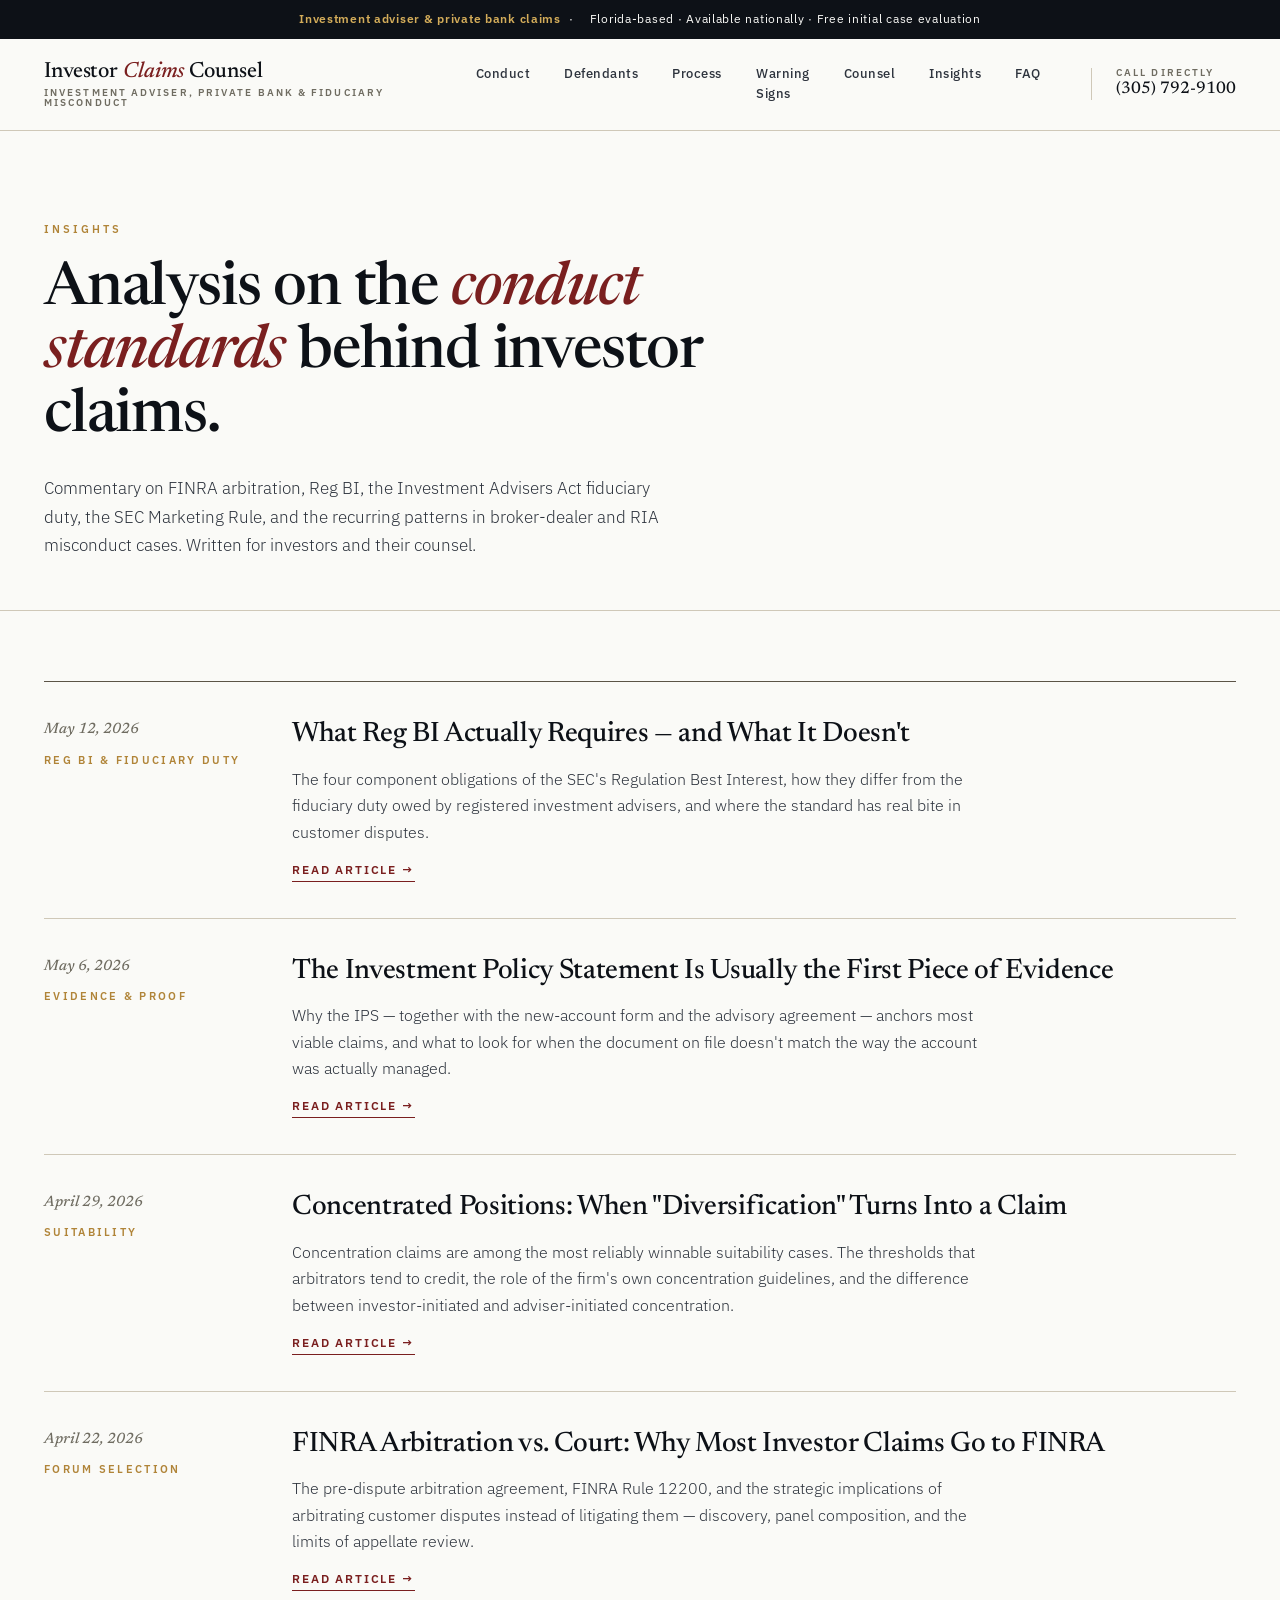
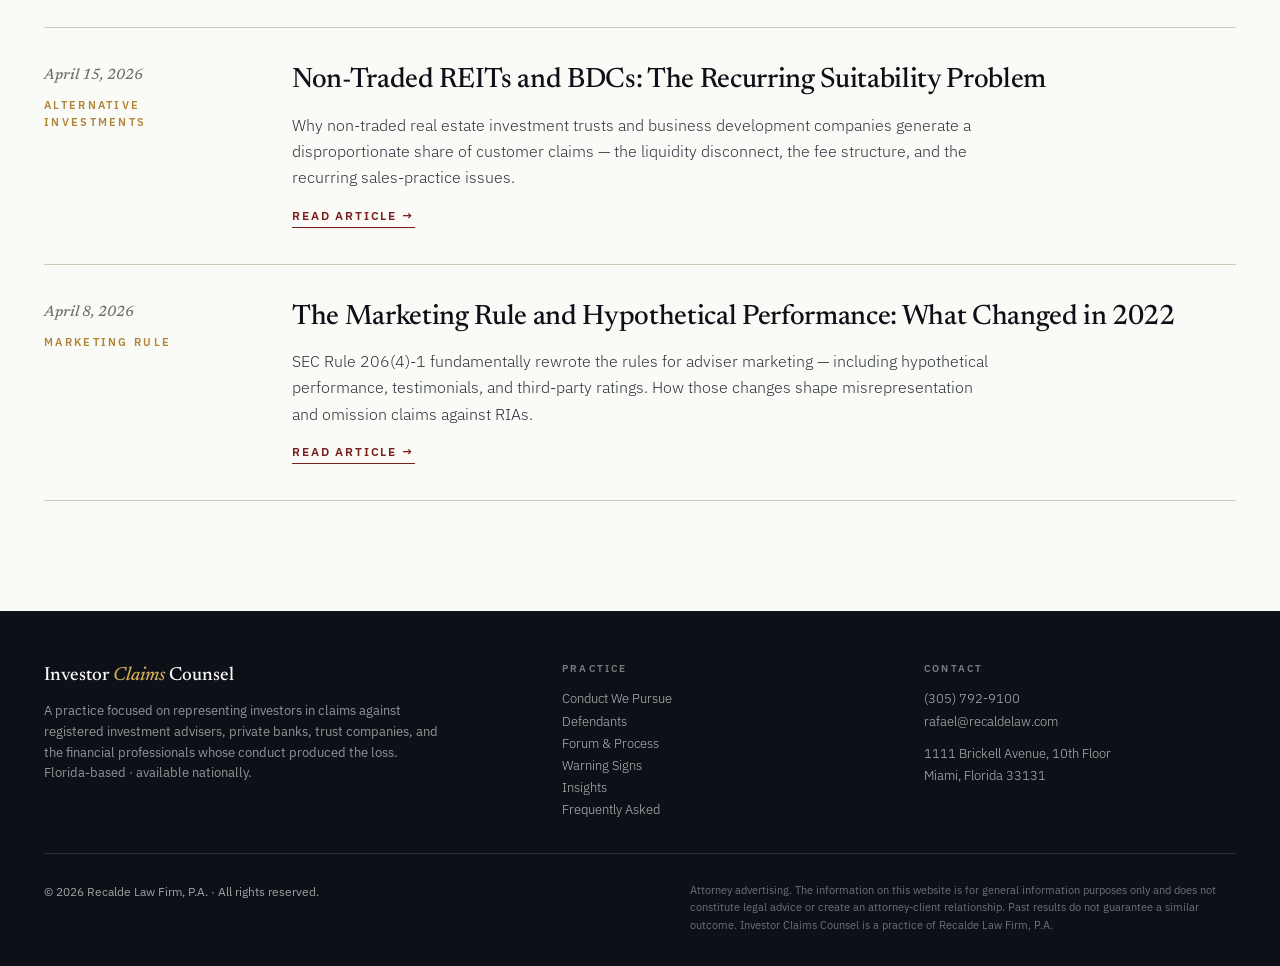
<file: blog/index.html>
<!DOCTYPE html>
<html lang="en">
<head>
<meta charset="UTF-8">
<meta name="viewport" content="width=device-width, initial-scale=1.0">
<title>Insights — Investor Claims Counsel</title>
<meta name="description" content="Analysis and commentary on FINRA arbitration, broker-dealer conduct, investment adviser fiduciary duty, and the conduct standards underlying investor claims.">
<meta property="og:title" content="Insights — Investor Claims Counsel">
<meta property="og:description" content="Analysis and commentary on FINRA arbitration, broker-dealer conduct, investment adviser fiduciary duty, and the conduct standards underlying investor claims.">
<meta property="og:type" content="website">
<meta property="og:url" content="https://investorclaimscounsel.com/blog/">
<meta property="og:image" content="https://investorclaimscounsel.com/headshot.png">
<meta name="twitter:card" content="summary">
<link rel="icon" href="../favicon.svg" type="image/svg+xml">
<link rel="preconnect" href="https://fonts.googleapis.com">
<link rel="preconnect" href="https://fonts.gstatic.com" crossorigin>
<link href="https://fonts.googleapis.com/css2?family=Newsreader:ital,wght@0,400;0,500;0,600;1,400;1,500&family=IBM+Plex+Sans:wght@300;400;500;600&display=swap" rel="stylesheet">
<link rel="stylesheet" href="../style.css">
<link rel="stylesheet" href="../blog.css">
</head>
<body>

<!-- ================== NOTICE STRIP ================== -->
<div class="notice-strip">
  <span class="strong">Investment adviser &amp; private bank claims</span>·<span style="margin: 0 8px;"></span>Florida-based · Available nationally · Free initial case evaluation
</div>

<!-- ================== TOPBAR ================== -->
<header class="topbar">
  <div class="topbar-inner">
    <a href="/" class="brand">
      <span class="brand-name">Investor <em>Claims</em> Counsel</span>
      <span class="brand-sub">Investment Adviser, Private Bank &amp; Fiduciary Misconduct</span>
    </a>
    <nav class="nav">
      <a href="/#conduct">Conduct</a>
      <a href="/#defendants">Defendants</a>
      <a href="/#process">Process</a>
      <a href="/#indicators">Warning Signs</a>
      <a href="/#counsel">Counsel</a>
      <a href="/blog/">Insights</a>
      <a href="/#faq">FAQ</a>
    </nav>
    <a href="tel:+13057929100" class="topbar-phone">
      <span class="phone-label">Call directly</span>
      (305) 792-9100
    </a>
  </div>
</header>

<!-- ================== BLOG HERO ================== -->
<header class="blog-hero">
  <div class="container">
    <div class="section-eyebrow">Insights</div>
    <h1>Analysis on the <em>conduct standards</em> behind investor claims.</h1>
    <p class="lead">Commentary on FINRA arbitration, Reg BI, the Investment Advisers Act fiduciary duty, the SEC Marketing Rule, and the recurring patterns in broker-dealer and RIA misconduct cases. Written for investors and their counsel.</p>
  </div>
</header>

<!-- ================== BLOG GRID ================== -->
<section class="blog-list">
  <div class="container">
    <div class="blog-grid">

      <article class="blog-entry">
        <div class="blog-entry-meta">
          <span class="blog-entry-date">May 12, 2026</span>
          <span class="blog-entry-tag">Reg BI &amp; Fiduciary Duty</span>
        </div>
        <div class="blog-entry-body">
          <h2><a href="../what-reg-bi-actually-requires-and-what-it-doesnt/">What Reg BI Actually Requires &mdash; and What It Doesn't</a></h2>
          <p>The four component obligations of the SEC's Regulation Best Interest, how they differ from the fiduciary duty owed by registered investment advisers, and where the standard has real bite in customer disputes.</p>
          <a href="../what-reg-bi-actually-requires-and-what-it-doesnt/" class="read">Read article →</a>
        </div>
      </article>

      <article class="blog-entry">
        <div class="blog-entry-meta">
          <span class="blog-entry-date">May 6, 2026</span>
          <span class="blog-entry-tag">Evidence &amp; Proof</span>
        </div>
        <div class="blog-entry-body">
          <h2><a href="../the-investment-policy-statement-is-usually-the-first-piece-of-evidence/">The Investment Policy Statement Is Usually the First Piece of Evidence</a></h2>
          <p>Why the IPS — together with the new-account form and the advisory agreement — anchors most viable claims, and what to look for when the document on file doesn't match the way the account was actually managed.</p>
          <a href="../the-investment-policy-statement-is-usually-the-first-piece-of-evidence/" class="read">Read article →</a>
        </div>
      </article>

      <article class="blog-entry">
        <div class="blog-entry-meta">
          <span class="blog-entry-date">April 29, 2026</span>
          <span class="blog-entry-tag">Suitability</span>
        </div>
        <div class="blog-entry-body">
          <h2><a href="../concentrated-positions-when-diversification-turns-into-a-claim/">Concentrated Positions: When "Diversification" Turns Into a Claim</a></h2>
          <p>Concentration claims are among the most reliably winnable suitability cases. The thresholds that arbitrators tend to credit, the role of the firm's own concentration guidelines, and the difference between investor-initiated and adviser-initiated concentration.</p>
          <a href="../concentrated-positions-when-diversification-turns-into-a-claim/" class="read">Read article →</a>
        </div>
      </article>

      <article class="blog-entry">
        <div class="blog-entry-meta">
          <span class="blog-entry-date">April 22, 2026</span>
          <span class="blog-entry-tag">Forum Selection</span>
        </div>
        <div class="blog-entry-body">
          <h2><a href="../finra-arbitration-vs-court-why-most-investor-claims-go-to-finra/">FINRA Arbitration vs. Court: Why Most Investor Claims Go to FINRA</a></h2>
          <p>The pre-dispute arbitration agreement, FINRA Rule 12200, and the strategic implications of arbitrating customer disputes instead of litigating them — discovery, panel composition, and the limits of appellate review.</p>
          <a href="../finra-arbitration-vs-court-why-most-investor-claims-go-to-finra/" class="read">Read article →</a>
        </div>
      </article>

      <article class="blog-entry">
        <div class="blog-entry-meta">
          <span class="blog-entry-date">April 15, 2026</span>
          <span class="blog-entry-tag">Alternative Investments</span>
        </div>
        <div class="blog-entry-body">
          <h2><a href="../non-traded-reits-and-bdcs-the-recurring-suitability-problem/">Non-Traded REITs and BDCs: The Recurring Suitability Problem</a></h2>
          <p>Why non-traded real estate investment trusts and business development companies generate a disproportionate share of customer claims — the liquidity disconnect, the fee structure, and the recurring sales-practice issues.</p>
          <a href="../non-traded-reits-and-bdcs-the-recurring-suitability-problem/" class="read">Read article →</a>
        </div>
      </article>

      <article class="blog-entry">
        <div class="blog-entry-meta">
          <span class="blog-entry-date">April 8, 2026</span>
          <span class="blog-entry-tag">Marketing Rule</span>
        </div>
        <div class="blog-entry-body">
          <h2><a href="../the-marketing-rule-and-hypothetical-performance/">The Marketing Rule and Hypothetical Performance: What Changed in 2022</a></h2>
          <p>SEC Rule 206(4)-1 fundamentally rewrote the rules for adviser marketing — including hypothetical performance, testimonials, and third-party ratings. How those changes shape misrepresentation and omission claims against RIAs.</p>
          <a href="../the-marketing-rule-and-hypothetical-performance/" class="read">Read article →</a>
        </div>
      </article>

    </div>
  </div>
</section>

<!-- ================== FOOTER ================== -->
<footer>
  <div class="footer-inner">
    <div class="footer-top">
      <div>
        <div class="footer-brand-line">Investor <em>Claims</em> Counsel</div>
        <div class="footer-tagline">A practice focused on representing investors in claims against registered investment advisers, private banks, trust companies, and the financial professionals whose conduct produced the loss. Florida-based · available nationally.</div>
      </div>
      <div class="footer-col">
        <div class="footer-col-label">Practice</div>
        <a href="/#conduct">Conduct We Pursue</a>
        <a href="/#defendants">Defendants</a>
        <a href="/#process">Forum &amp; Process</a>
        <a href="/#indicators">Warning Signs</a>
        <a href="/blog/">Insights</a>
        <a href="/#faq">Frequently Asked</a>
      </div>
      <div class="footer-col">
        <div class="footer-col-label">Contact</div>
        <a href="tel:+13057929100">(305) 792-9100</a>
        <a href="mailto:rafael@recaldelaw.com">rafael@recaldelaw.com</a>
        <p style="margin-top: 10px;">1111 Brickell Avenue, 10th Floor<br>Miami, Florida 33131</p>
      </div>
    </div>
    <div class="footer-bottom">
      <div>© 2026 Recalde Law Firm, P.A. · All rights reserved.</div>
      <div class="disclaimer">Attorney advertising. The information on this website is for general information purposes only and does not constitute legal advice or create an attorney-client relationship. Past results do not guarantee a similar outcome. Investor Claims Counsel is a practice of Recalde Law Firm, P.A.</div>
    </div>
  </div>
</footer>

</body>
</html>
</file>
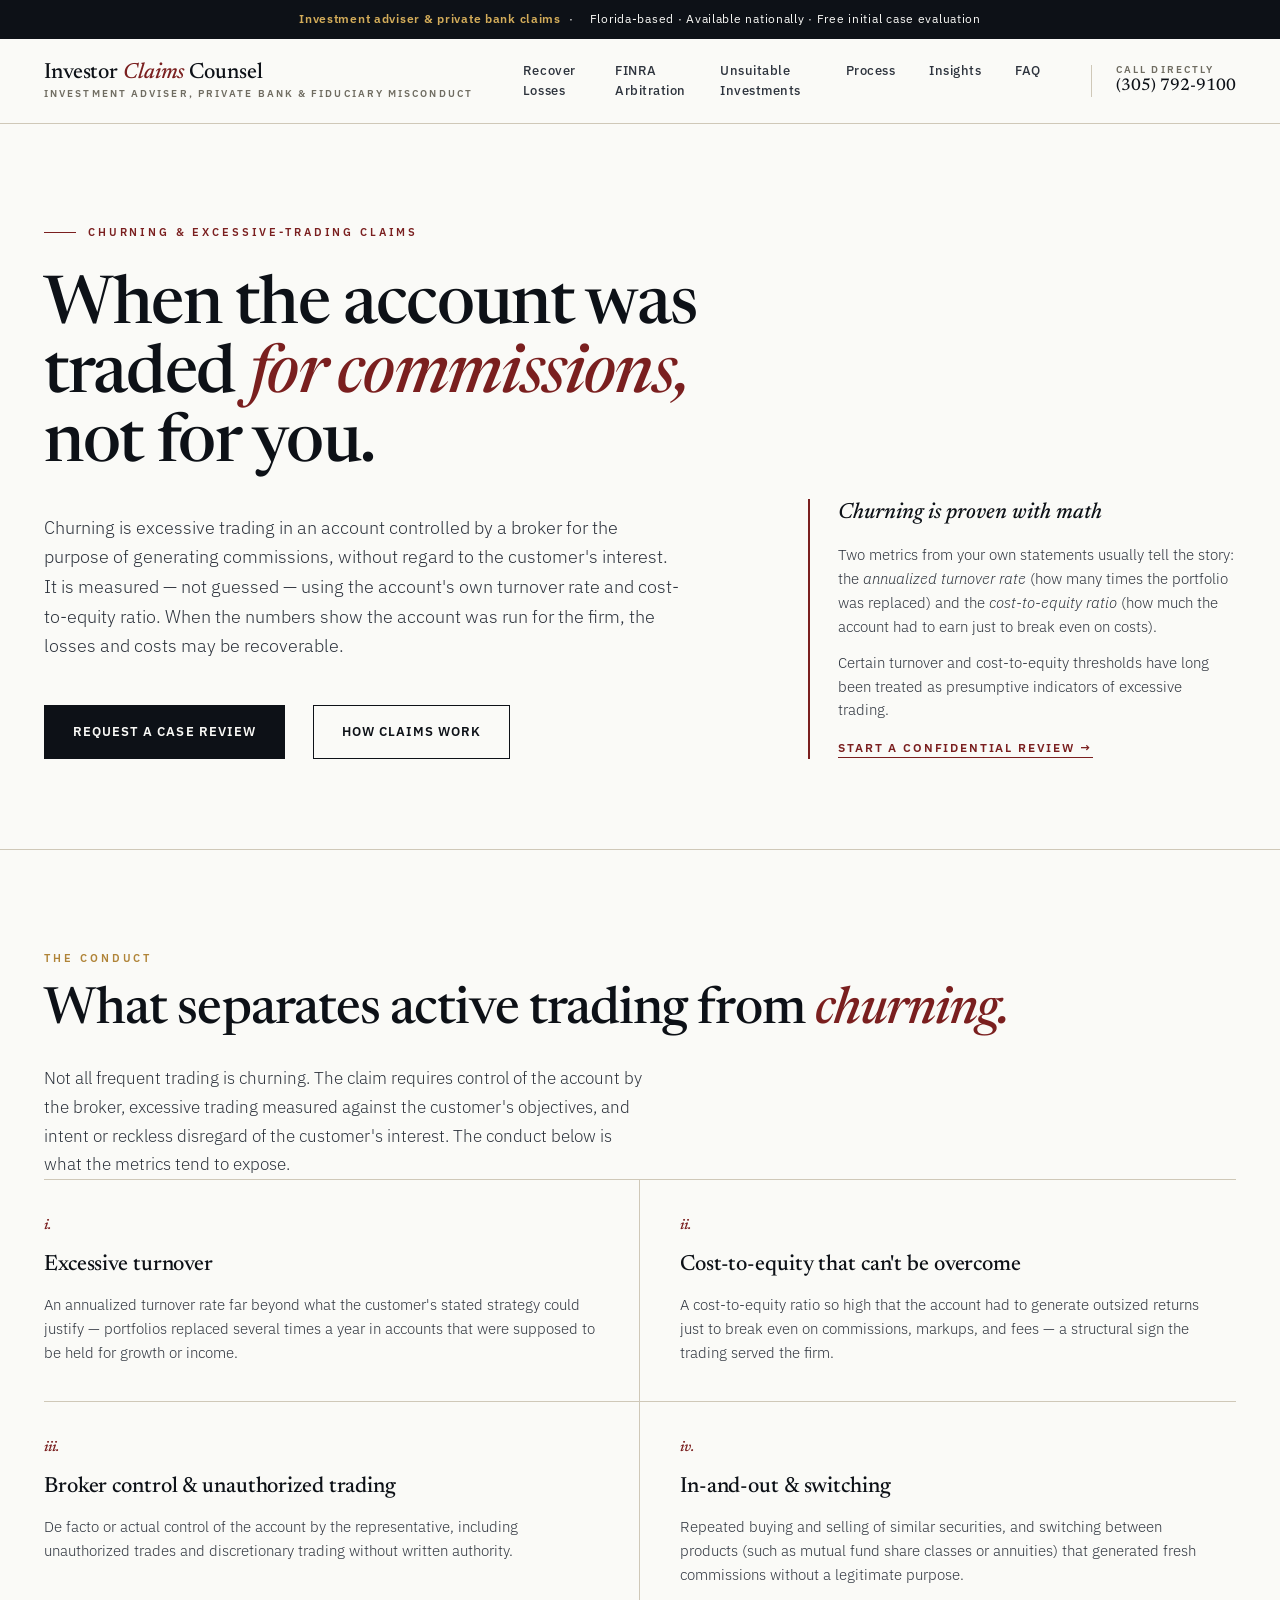
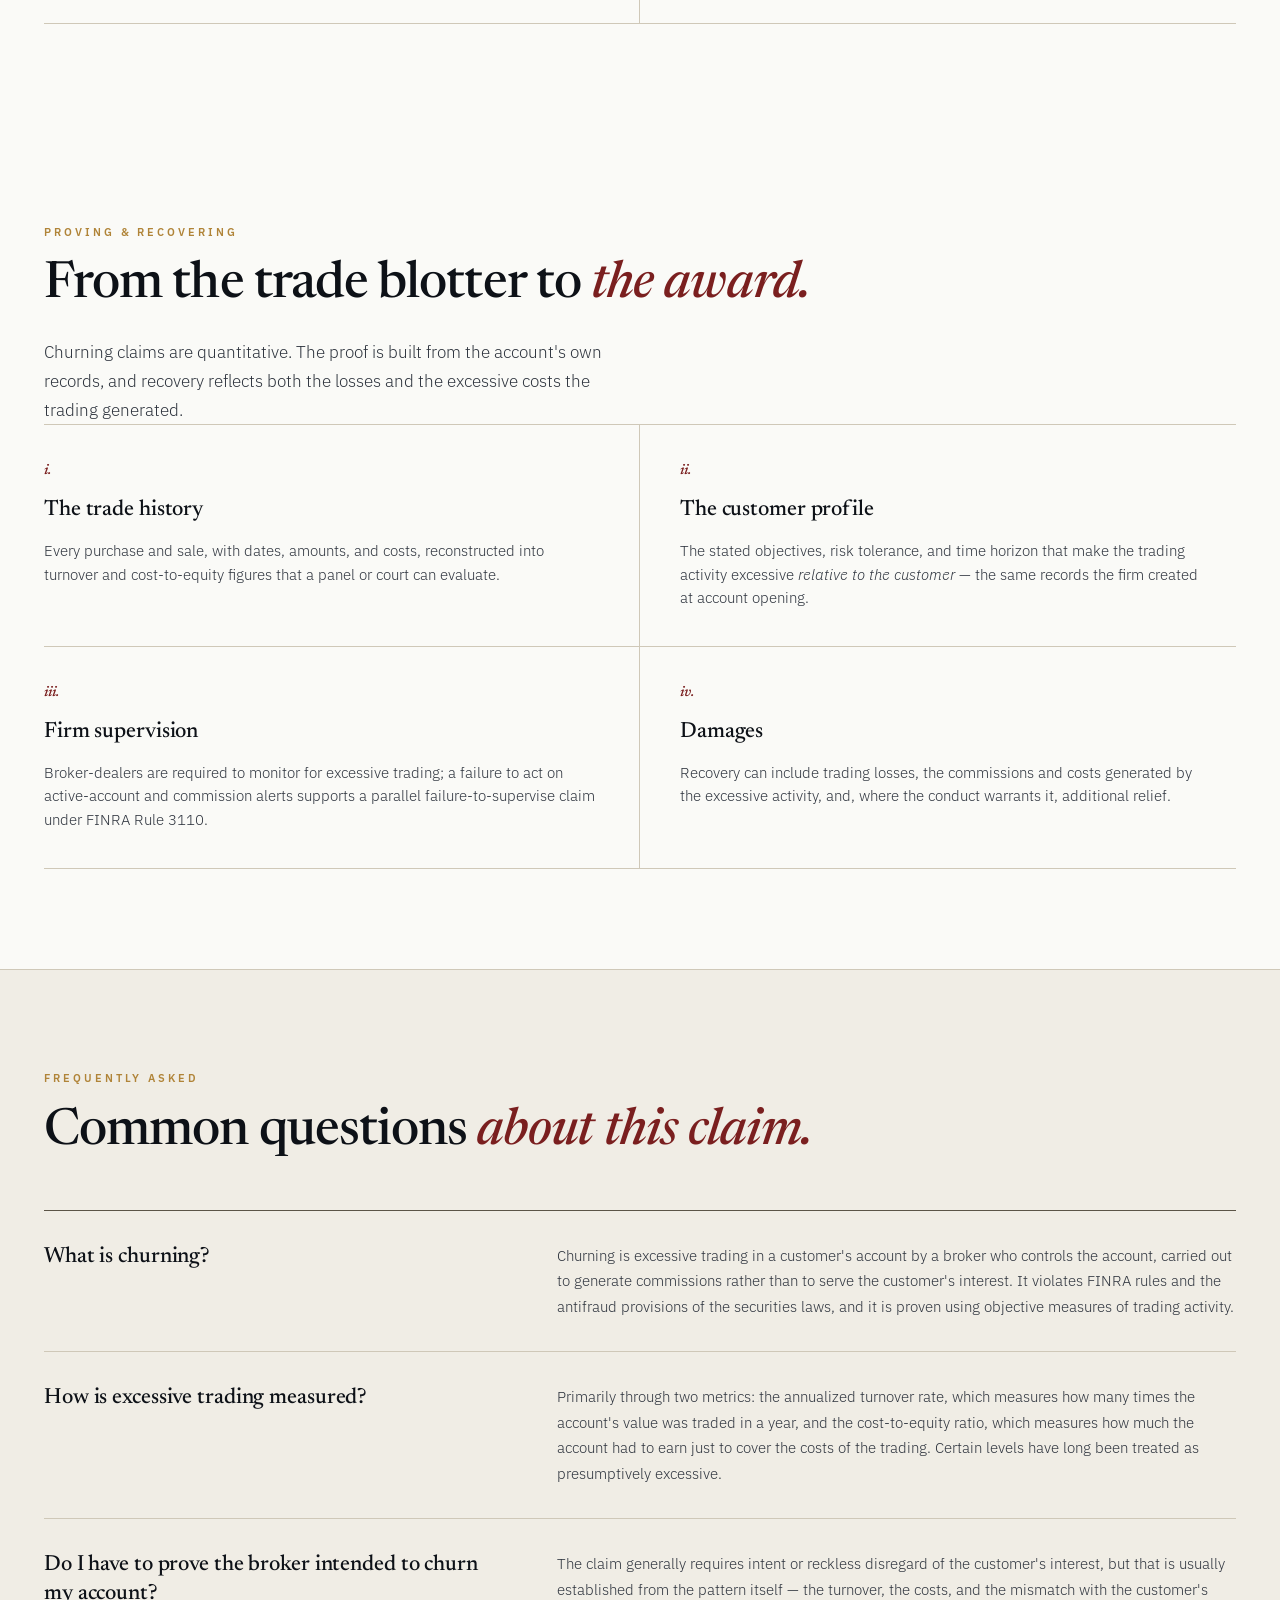
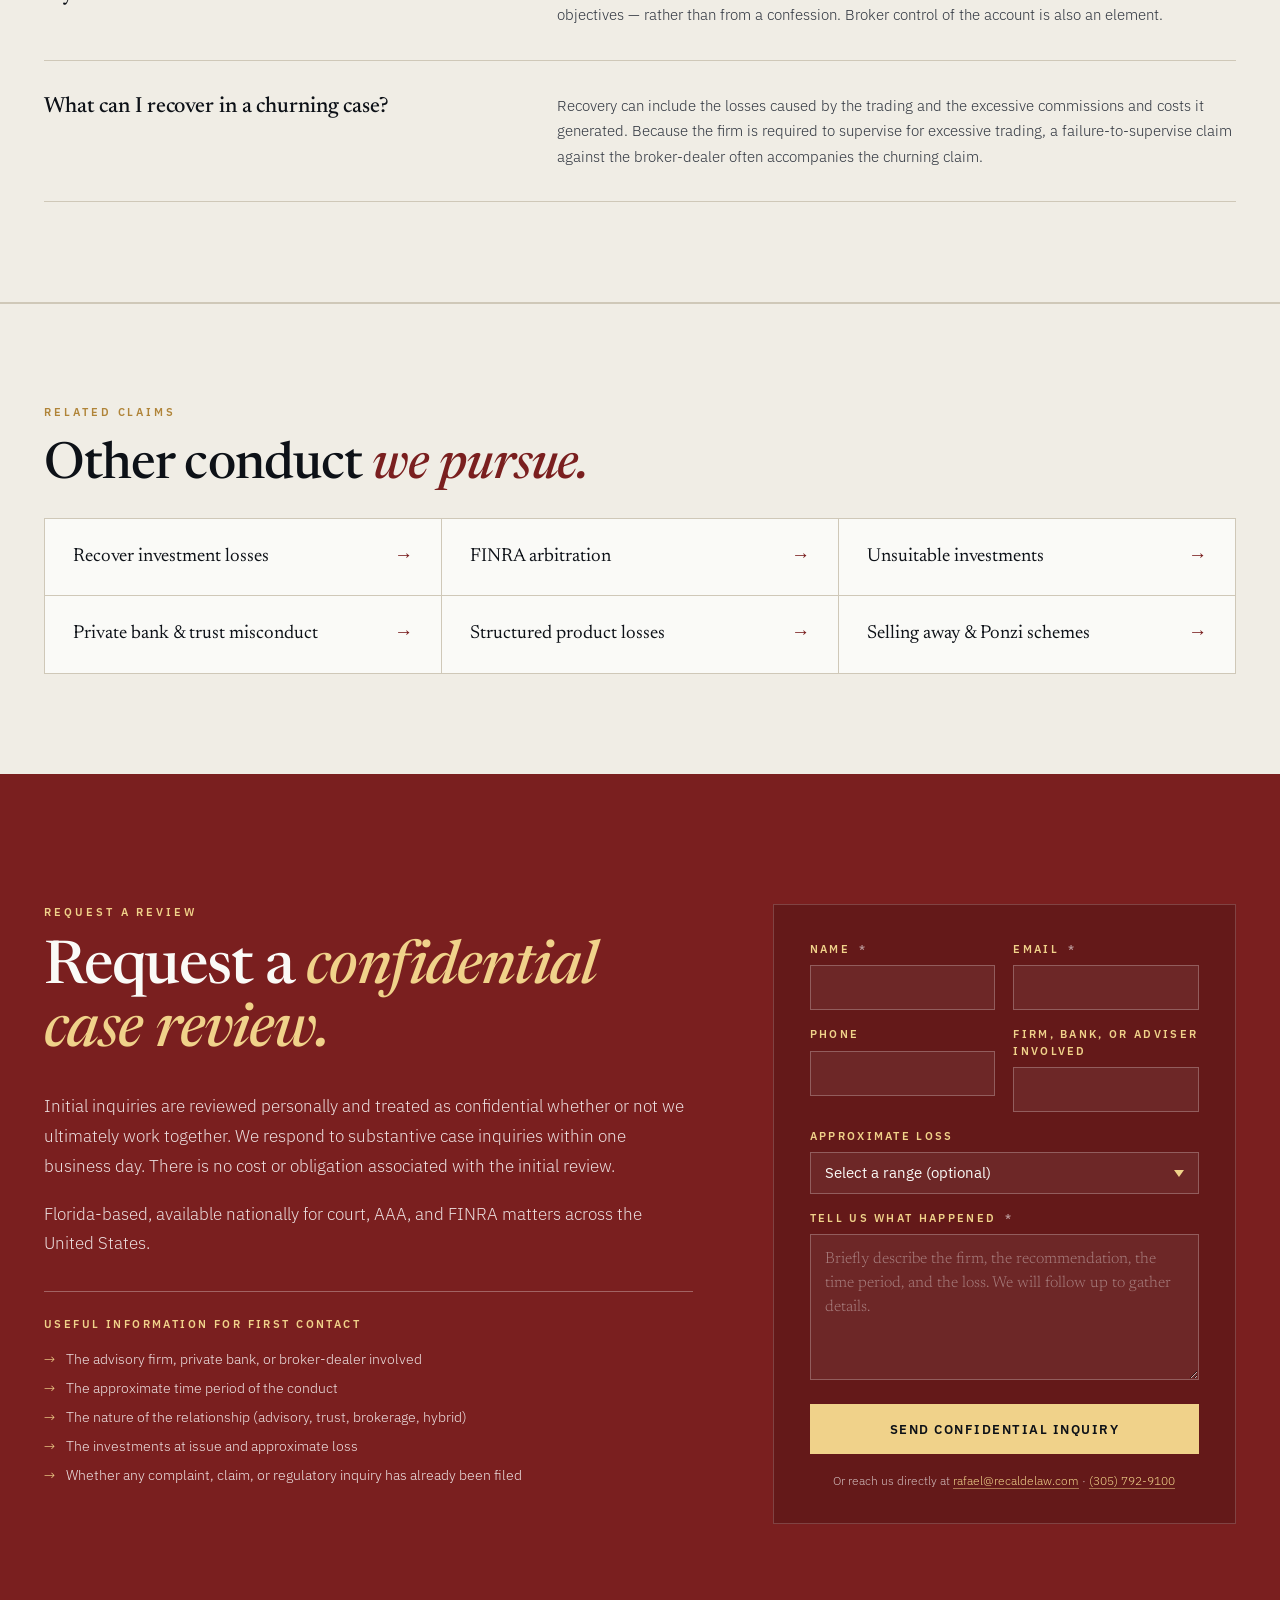
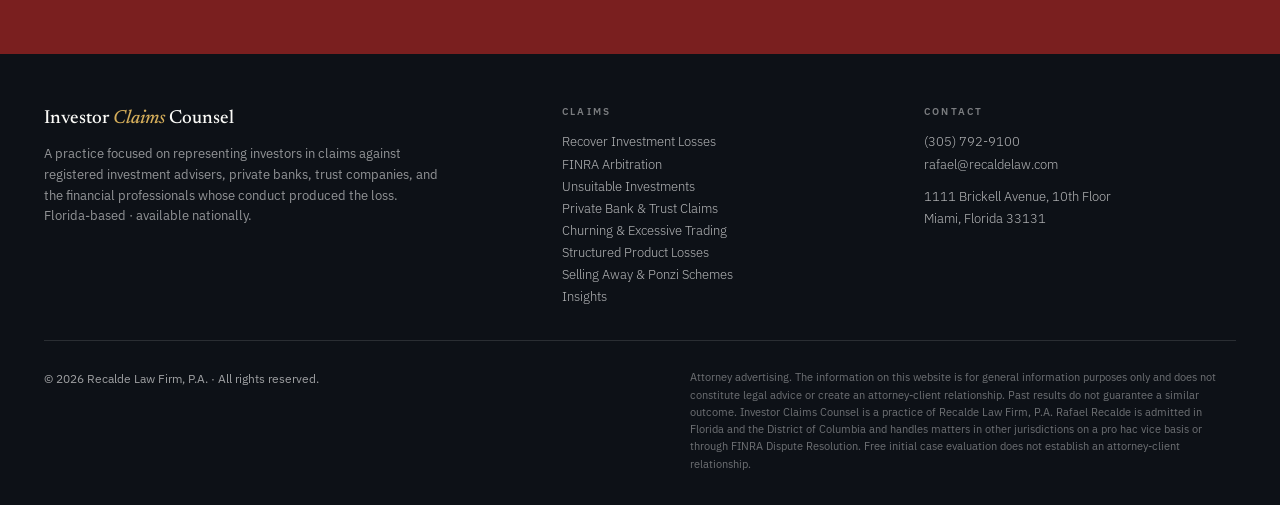
<file: churning-excessive-trading/index.html>
<!DOCTYPE html>
<html lang="en">
<head>
<meta charset="UTF-8">
<meta name="viewport" content="width=device-width, initial-scale=1.0">
<title>Churning &amp; Excessive Trading Lawyer | Investor Claims Counsel</title>
<meta name="description" content="Attorney for investors whose accounts were churned — excessive trading driven by commissions rather than the customer's interest. We measure turnover and cost-to-equity and pursue the firm. Free case review.">
<link rel="canonical" href="https://investorclaimscounsel.com/churning-excessive-trading/">
<meta property="og:title" content="Churning & Excessive Trading Lawyer | Investor Claims Counsel">
<meta property="og:description" content="Attorney for investors whose accounts were churned — excessive trading driven by commissions rather than the customer's interest. We measure turnover and cost-to-equity and pursue the firm. Free case review.">
<meta property="og:type" content="website">
<meta property="og:url" content="https://investorclaimscounsel.com/churning-excessive-trading/">
<meta property="og:image" content="https://investorclaimscounsel.com/headshot.jpg">
<meta name="twitter:card" content="summary">
<link rel="icon" href="/favicon.svg" type="image/svg+xml">
<link rel="preconnect" href="https://fonts.googleapis.com">
<link rel="preconnect" href="https://fonts.gstatic.com" crossorigin>
<link href="https://fonts.googleapis.com/css2?family=Newsreader:ital,wght@0,400;0,500;0,600;1,400;1,500&family=IBM+Plex+Sans:wght@300;400;500;600&display=swap" rel="stylesheet">
<link rel="stylesheet" href="/style.css">
<script type="application/ld+json">
{
  "@context": "https://schema.org",
  "@graph": [
    {
      "@type": "LegalService",
      "name": "Churning & Excessive Trading — Investor Claims Counsel",
      "description": "Attorney for investors whose accounts were churned — excessive trading driven by commissions rather than the customer's interest. We measure turnover and cost-to-equity and pursue the firm. Free case review.",
      "url": "https://investorclaimscounsel.com/churning-excessive-trading/",
      "telephone": "+1-305-792-9100",
      "email": "rafael@recaldelaw.com",
      "areaServed": "US",
      "provider": {
        "@type": "Attorney",
        "name": "Rafael Recalde",
        "url": "https://investorclaimscounsel.com/#rafael"
      },
      "address": {
        "@type": "PostalAddress",
        "streetAddress": "1111 Brickell Avenue, 10th Floor",
        "addressLocality": "Miami",
        "addressRegion": "FL",
        "postalCode": "33131",
        "addressCountry": "US"
      }
    },
    {
      "@type": "BreadcrumbList",
      "itemListElement": [
        {
          "@type": "ListItem",
          "position": 1,
          "name": "Home",
          "item": "https://investorclaimscounsel.com/"
        },
        {
          "@type": "ListItem",
          "position": 2,
          "name": "Churning & Excessive Trading",
          "item": "https://investorclaimscounsel.com/churning-excessive-trading/"
        }
      ]
    },
    {
      "@type": "FAQPage",
      "mainEntity": [
        {
          "@type": "Question",
          "name": "What is churning?",
          "acceptedAnswer": {
            "@type": "Answer",
            "text": "Churning is excessive trading in a customer's account by a broker who controls the account, carried out to generate commissions rather than to serve the customer's interest. It violates FINRA rules and the antifraud provisions of the securities laws, and it is proven using objective measures of trading activity."
          }
        },
        {
          "@type": "Question",
          "name": "How is excessive trading measured?",
          "acceptedAnswer": {
            "@type": "Answer",
            "text": "Primarily through two metrics: the annualized turnover rate, which measures how many times the account's value was traded in a year, and the cost-to-equity ratio, which measures how much the account had to earn just to cover the costs of the trading. Certain levels have long been treated as presumptively excessive."
          }
        },
        {
          "@type": "Question",
          "name": "Do I have to prove the broker intended to churn my account?",
          "acceptedAnswer": {
            "@type": "Answer",
            "text": "The claim generally requires intent or reckless disregard of the customer's interest, but that is usually established from the pattern itself — the turnover, the costs, and the mismatch with the customer's objectives — rather than from a confession. Broker control of the account is also an element."
          }
        },
        {
          "@type": "Question",
          "name": "What can I recover in a churning case?",
          "acceptedAnswer": {
            "@type": "Answer",
            "text": "Recovery can include the losses caused by the trading and the excessive commissions and costs it generated. Because the firm is required to supervise for excessive trading, a failure-to-supervise claim against the broker-dealer often accompanies the churning claim."
          }
        }
      ]
    }
  ]
}
</script>
</head>
<body>

<div class="notice-strip">
  <span class="strong">Investment adviser &amp; private bank claims</span>·<span style="margin: 0 8px;"></span>Florida-based · Available nationally · Free initial case evaluation
</div>

<header class="topbar">
  <div class="topbar-inner">
    <a href="/" class="brand">
      <span class="brand-name">Investor <em>Claims</em> Counsel</span>
      <span class="brand-sub">Investment Adviser, Private Bank &amp; Fiduciary Misconduct</span>
    </a>
    <nav class="nav">
      <a href="/recover-investment-losses/">Recover Losses</a>
      <a href="/finra-arbitration-lawyer/">FINRA Arbitration</a>
      <a href="/unsuitable-investment-claims/">Unsuitable Investments</a>
      <a href="/#process">Process</a>
      <a href="/blog/">Insights</a>
      <a href="/#faq">FAQ</a>
    </nav>
    <a href="tel:+13057929100" class="topbar-phone">
      <span class="phone-label">Call directly</span>
      (305) 792-9100
    </a>
  </div>
</header>

<section class="hero">
  <div class="hero-inner">
    <div>
      <div class="hero-eyebrow">Churning &amp; excessive-trading claims</div>
      <h1>When the account was traded <em>for commissions,</em> not for you.</h1>
      <p class="hero-sub">Churning is excessive trading in an account controlled by a broker for the purpose of generating commissions, without regard to the customer's interest. It is measured — not guessed — using the account's own turnover rate and cost-to-equity ratio. When the numbers show the account was run for the firm, the losses and costs may be recoverable.</p>
      <div class="hero-cta-row">
        <a href="#engage" class="btn btn-primary">Request a Case Review</a>
        <a href="/#process" class="btn btn-ghost">How Claims Work</a>
      </div>
    </div>
    <aside class="hero-side">
      <h3>Churning is proven with math</h3>
      <p>Two metrics from your own statements usually tell the story: the <em>annualized turnover rate</em> (how many times the portfolio was replaced) and the <em>cost-to-equity ratio</em> (how much the account had to earn just to break even on costs).</p><p>Certain turnover and cost-to-equity thresholds have long been treated as presumptive indicators of excessive trading.</p>
      <a href="#engage" class="more">Start a confidential review →</a>
    </aside>
  </div>
</section>

<section>
  <div class="container">
    <div class="section-eyebrow">The Conduct</div>
    <h2 class="section-title">What separates active trading from <em>churning.</em></h2>
    <p class="section-lead">Not all frequent trading is churning. The claim requires control of the account by the broker, excessive trading measured against the customer's objectives, and intent or reckless disregard of the customer's interest. The conduct below is what the metrics tend to expose.</p>
<div class="conduct-grid">
      <div class="conduct-item">
        <div class="conduct-num">i.</div>
        <h4>Excessive turnover</h4>
        <p>An annualized turnover rate far beyond what the customer's stated strategy could justify — portfolios replaced several times a year in accounts that were supposed to be held for growth or income.</p>
      </div>
      <div class="conduct-item">
        <div class="conduct-num">ii.</div>
        <h4>Cost-to-equity that can't be overcome</h4>
        <p>A cost-to-equity ratio so high that the account had to generate outsized returns just to break even on commissions, markups, and fees — a structural sign the trading served the firm.</p>
      </div>
      <div class="conduct-item">
        <div class="conduct-num">iii.</div>
        <h4>Broker control &amp; unauthorized trading</h4>
        <p>De facto or actual control of the account by the representative, including unauthorized trades and discretionary trading without written authority.</p>
      </div>
      <div class="conduct-item">
        <div class="conduct-num">iv.</div>
        <h4>In-and-out &amp; switching</h4>
        <p>Repeated buying and selling of similar securities, and switching between products (such as mutual fund share classes or annuities) that generated fresh commissions without a legitimate purpose.</p>
      </div>
    </div>
  </div>
</section>

<section>
  <div class="container">
    <div class="section-eyebrow">Proving &amp; Recovering</div>
    <h2 class="section-title">From the trade blotter to <em>the award.</em></h2>
    <p class="section-lead">Churning claims are quantitative. The proof is built from the account's own records, and recovery reflects both the losses and the excessive costs the trading generated.</p>
<div class="conduct-grid">
      <div class="conduct-item">
        <div class="conduct-num">i.</div>
        <h4>The trade history</h4>
        <p>Every purchase and sale, with dates, amounts, and costs, reconstructed into turnover and cost-to-equity figures that a panel or court can evaluate.</p>
      </div>
      <div class="conduct-item">
        <div class="conduct-num">ii.</div>
        <h4>The customer profile</h4>
        <p>The stated objectives, risk tolerance, and time horizon that make the trading activity excessive <em>relative to the customer</em> — the same records the firm created at account opening.</p>
      </div>
      <div class="conduct-item">
        <div class="conduct-num">iii.</div>
        <h4>Firm supervision</h4>
        <p>Broker-dealers are required to monitor for excessive trading; a failure to act on active-account and commission alerts supports a parallel failure-to-supervise claim under FINRA Rule 3110.</p>
      </div>
      <div class="conduct-item">
        <div class="conduct-num">iv.</div>
        <h4>Damages</h4>
        <p>Recovery can include trading losses, the commissions and costs generated by the excessive activity, and, where the conduct warrants it, additional relief.</p>
      </div>
    </div>
  </div>
</section>

<section class="faq">
  <div class="container">
    <div class="section-eyebrow">Frequently Asked</div>
    <h2 class="section-title">Common questions <em>about this claim.</em></h2>
    <div class="faq-list">
      <div class="faq-item">
        <div class="faq-q">What is churning?</div>
        <div class="faq-a">Churning is excessive trading in a customer's account by a broker who controls the account, carried out to generate commissions rather than to serve the customer's interest. It violates FINRA rules and the antifraud provisions of the securities laws, and it is proven using objective measures of trading activity.</div>
      </div>
      <div class="faq-item">
        <div class="faq-q">How is excessive trading measured?</div>
        <div class="faq-a">Primarily through two metrics: the annualized turnover rate, which measures how many times the account's value was traded in a year, and the cost-to-equity ratio, which measures how much the account had to earn just to cover the costs of the trading. Certain levels have long been treated as presumptively excessive.</div>
      </div>
      <div class="faq-item">
        <div class="faq-q">Do I have to prove the broker intended to churn my account?</div>
        <div class="faq-a">The claim generally requires intent or reckless disregard of the customer's interest, but that is usually established from the pattern itself — the turnover, the costs, and the mismatch with the customer's objectives — rather than from a confession. Broker control of the account is also an element.</div>
      </div>
      <div class="faq-item">
        <div class="faq-q">What can I recover in a churning case?</div>
        <div class="faq-a">Recovery can include the losses caused by the trading and the excessive commissions and costs it generated. Because the firm is required to supervise for excessive trading, a failure-to-supervise claim against the broker-dealer often accompanies the churning claim.</div>
      </div>
    </div>
  </div>
</section>

<section class="related">
  <div class="container">
    <div class="section-eyebrow">Related Claims</div>
    <h2 class="section-title">Other conduct <em>we pursue.</em></h2>
    <div class="related-grid">
      <a class="related-claim" href="/recover-investment-losses/">Recover investment losses <span>→</span></a><a class="related-claim" href="/finra-arbitration-lawyer/">FINRA arbitration <span>→</span></a><a class="related-claim" href="/unsuitable-investment-claims/">Unsuitable investments <span>→</span></a><a class="related-claim" href="/private-bank-trust-misconduct/">Private bank &amp; trust misconduct <span>→</span></a><a class="related-claim" href="/structured-product-losses/">Structured product losses <span>→</span></a><a class="related-claim" href="/selling-away-ponzi-claims/">Selling away &amp; Ponzi schemes <span>→</span></a>
    </div>
  </div>
</section>

<section id="engage" class="engage">
  <div class="container">
    <div class="engage-grid">
      <div>
        <div class="section-eyebrow" style="color: #f0d28a;">Request a Review</div>
        <h2>Request a <em>confidential case review.</em></h2>
        <p>Initial inquiries are reviewed personally and treated as confidential whether or not we ultimately work together. We respond to substantive case inquiries within one business day. There is no cost or obligation associated with the initial review.</p>
        <p>Florida-based, available nationally for court, AAA, and FINRA matters across the United States.</p>
        <div class="engage-checklist">
          <div class="label">Useful information for first contact</div>
          <ul>
            <li>The advisory firm, private bank, or broker-dealer involved</li>
            <li>The approximate time period of the conduct</li>
            <li>The nature of the relationship (advisory, trust, brokerage, hybrid)</li>
            <li>The investments at issue and approximate loss</li>
            <li>Whether any complaint, claim, or regulatory inquiry has already been filed</li>
          </ul>
        </div>
      </div>
      <div>
        <form class="case-form" action="https://formspree.io/f/mqegejrg" method="POST">
          <input type="hidden" name="_subject" value="Investor Claims Counsel — New case inquiry">
          <input type="text" name="_gotcha" tabindex="-1" autocomplete="off" aria-hidden="true" class="case-form-honeypot">
          <div class="case-form-row">
            <div class="case-form-field">
              <label for="cf-name">Name <span>*</span></label>
              <input type="text" id="cf-name" name="name" required autocomplete="name">
            </div>
            <div class="case-form-field">
              <label for="cf-email">Email <span>*</span></label>
              <input type="email" id="cf-email" name="email" required autocomplete="email">
            </div>
          </div>
          <div class="case-form-row">
            <div class="case-form-field">
              <label for="cf-phone">Phone</label>
              <input type="tel" id="cf-phone" name="phone" autocomplete="tel">
            </div>
            <div class="case-form-field">
              <label for="cf-firm">Firm, bank, or adviser involved</label>
              <input type="text" id="cf-firm" name="firm_or_adviser">
            </div>
          </div>
          <div class="case-form-field">
            <label for="cf-loss">Approximate loss</label>
            <select id="cf-loss" name="approximate_loss">
              <option value="">Select a range (optional)</option>
              <option value="Under $100,000">Under $100,000</option>
              <option value="$100,000 – $500,000">$100,000 – $500,000</option>
              <option value="$500,000 – $2,000,000">$500,000 – $2,000,000</option>
              <option value="Over $2,000,000">Over $2,000,000</option>
              <option value="Prefer not to say">Prefer not to say</option>
            </select>
          </div>
          <div class="case-form-field">
            <label for="cf-message">Tell us what happened <span>*</span></label>
            <textarea id="cf-message" name="message" rows="5" required placeholder="Briefly describe the firm, the recommendation, the time period, and the loss. We will follow up to gather details."></textarea>
          </div>
          <button type="submit" class="btn-case-form">Send Confidential Inquiry</button>
          <p class="case-form-note">Or reach us directly at <a href="mailto:rafael@recaldelaw.com">rafael@recaldelaw.com</a> · <a href="tel:+13057929100">(305) 792-9100</a></p>
        </form>
      </div>
    </div>
  </div>
</section>

<footer>
  <div class="footer-inner">
    <div class="footer-top">
      <div>
        <div class="footer-brand-line">Investor <em>Claims</em> Counsel</div>
        <div class="footer-tagline">A practice focused on representing investors in claims against registered investment advisers, private banks, trust companies, and the financial professionals whose conduct produced the loss. Florida-based · available nationally.</div>
      </div>
      <div class="footer-col">
        <div class="footer-col-label">Claims</div>
        <a href="/recover-investment-losses/">Recover Investment Losses</a>
        <a href="/finra-arbitration-lawyer/">FINRA Arbitration</a>
        <a href="/unsuitable-investment-claims/">Unsuitable Investments</a>
        <a href="/private-bank-trust-misconduct/">Private Bank &amp; Trust Claims</a>
        <a href="/churning-excessive-trading/">Churning &amp; Excessive Trading</a>
        <a href="/structured-product-losses/">Structured Product Losses</a>
        <a href="/selling-away-ponzi-claims/">Selling Away &amp; Ponzi Schemes</a>
        <a href="/blog/">Insights</a>
      </div>
      <div class="footer-col">
        <div class="footer-col-label">Contact</div>
        <a href="tel:+13057929100">(305) 792-9100</a>
        <a href="mailto:rafael@recaldelaw.com">rafael@recaldelaw.com</a>
        <p style="margin-top: 10px;">1111 Brickell Avenue, 10th Floor<br>Miami, Florida 33131</p>
      </div>
    </div>
    <div class="footer-bottom">
      <div>© 2026 Recalde Law Firm, P.A. · All rights reserved.</div>
      <div class="disclaimer">Attorney advertising. The information on this website is for general information purposes only and does not constitute legal advice or create an attorney-client relationship. Past results do not guarantee a similar outcome. Investor Claims Counsel is a practice of Recalde Law Firm, P.A. Rafael Recalde is admitted in Florida and the District of Columbia and handles matters in other jurisdictions on a pro hac vice basis or through FINRA Dispute Resolution. Free initial case evaluation does not establish an attorney-client relationship.</div>
    </div>
  </div>
</footer>

</body>
</html>
</file>
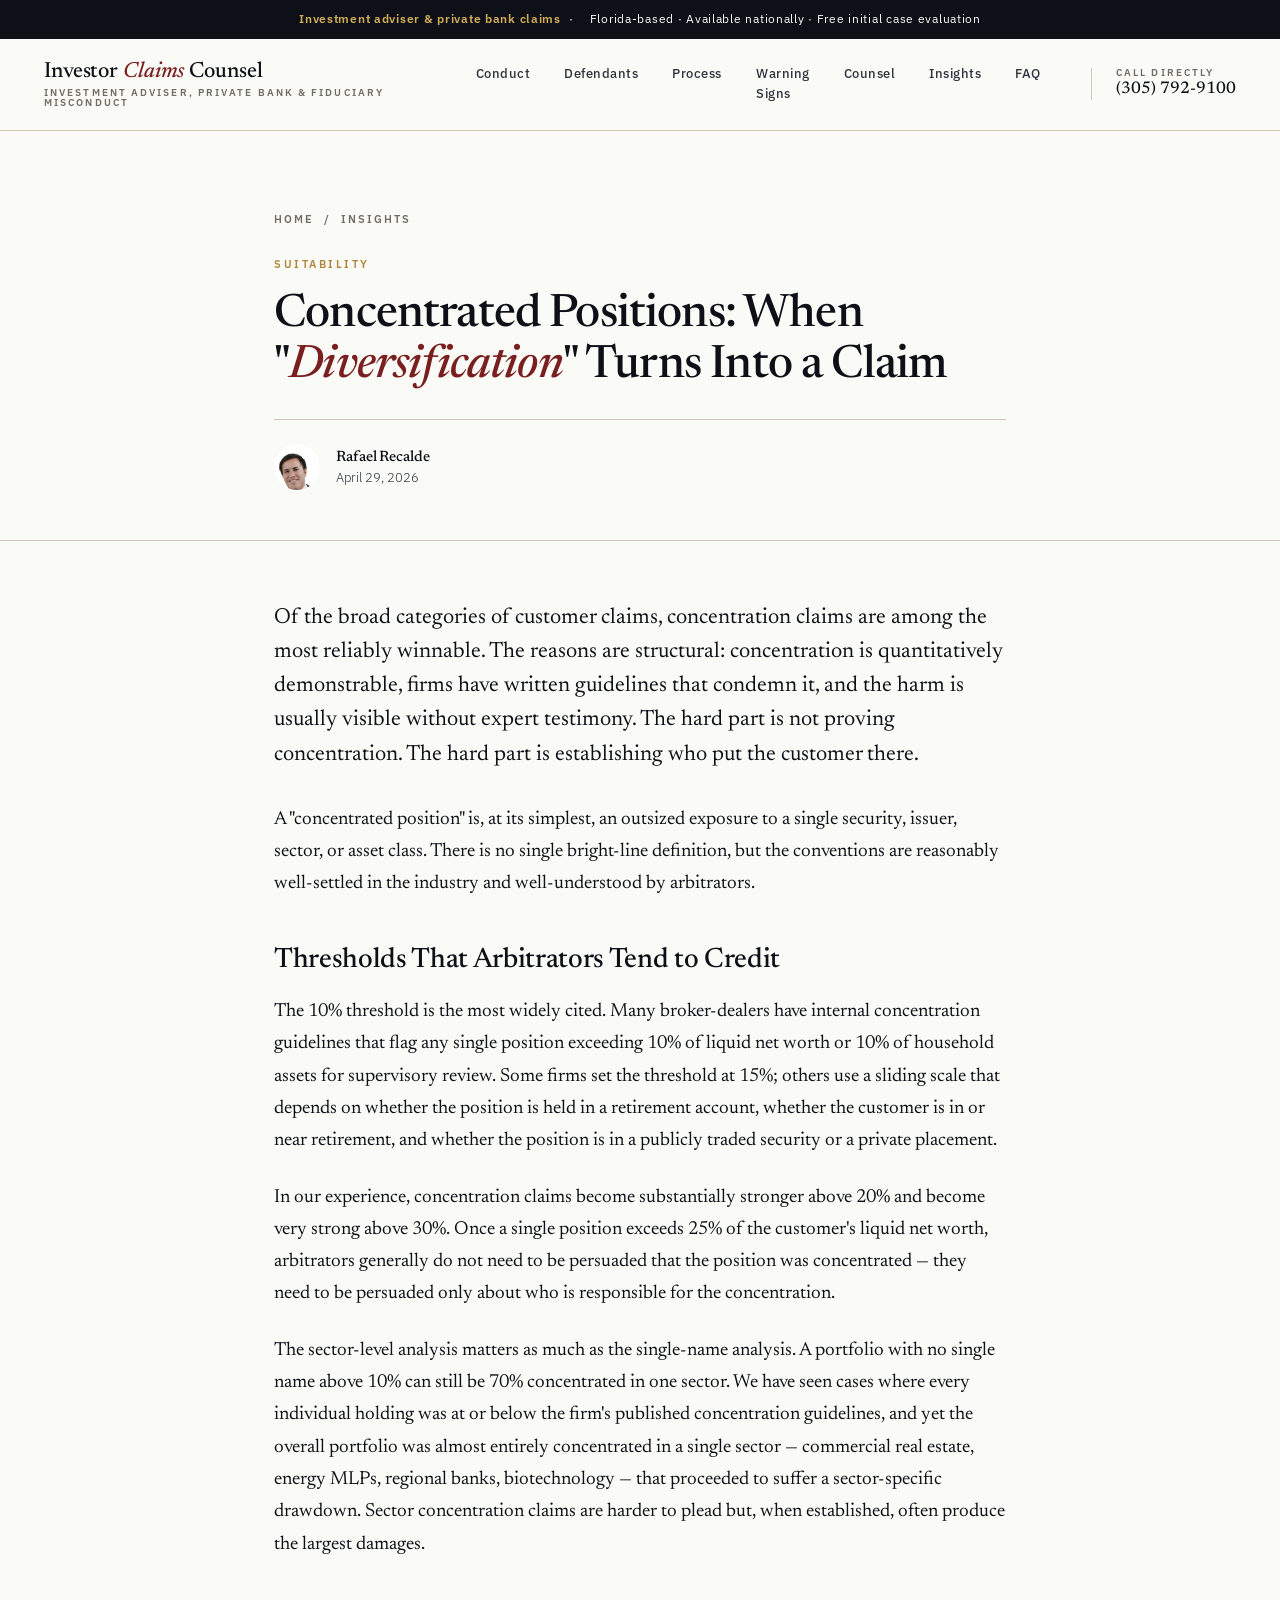
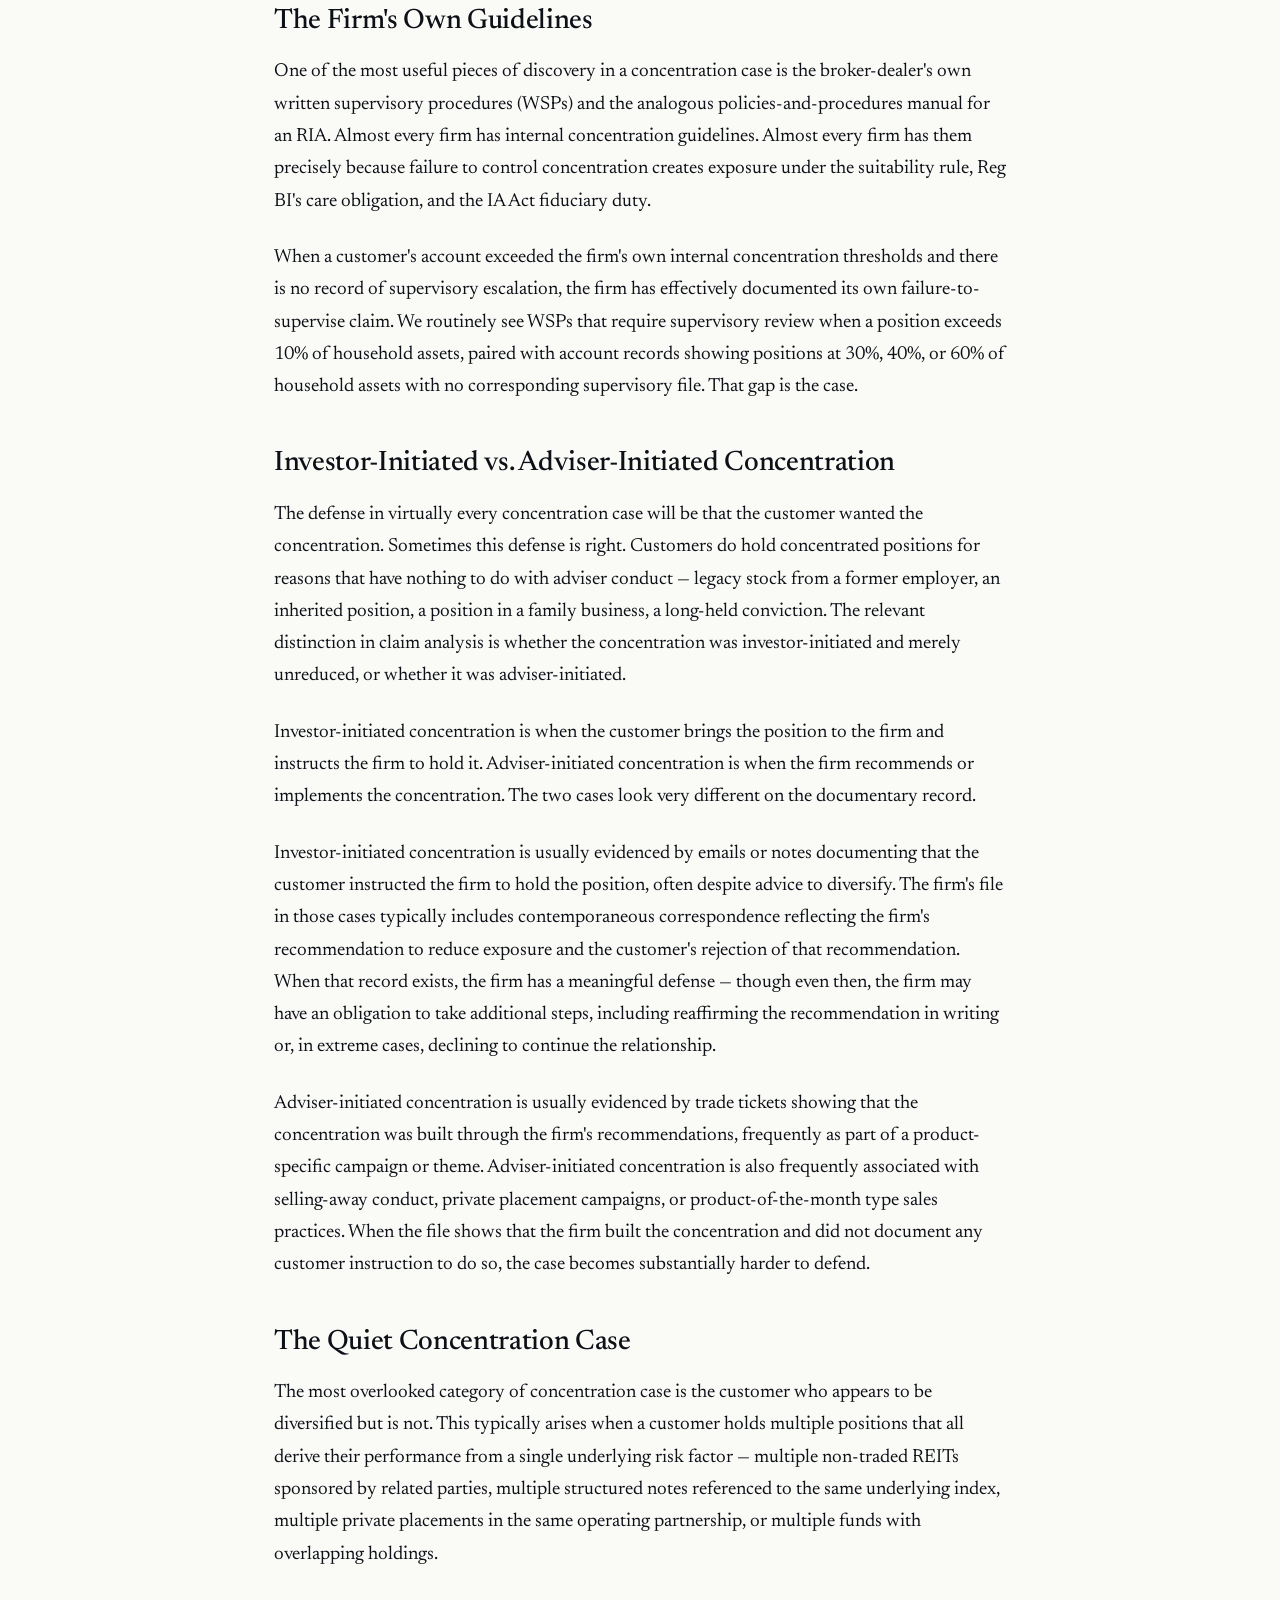
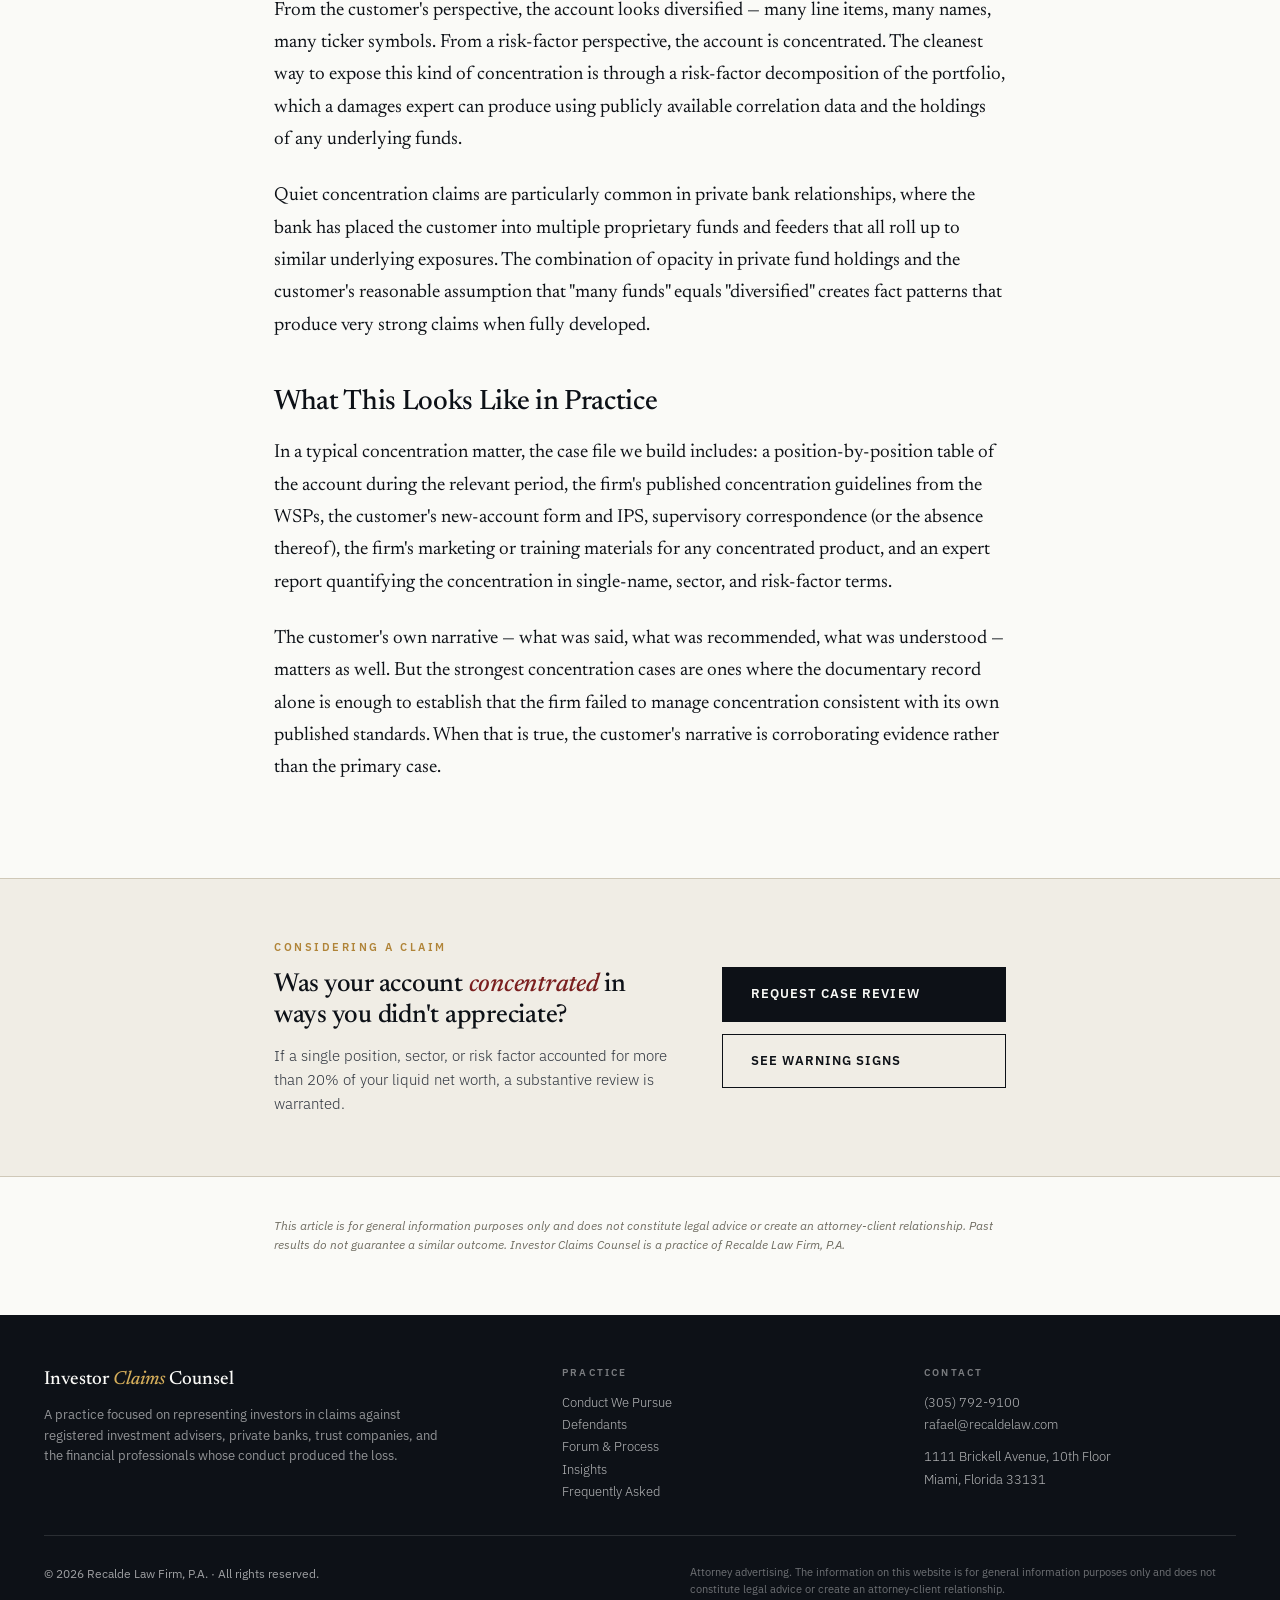
<file: concentrated-positions-when-diversification-turns-into-a-claim/index.html>
<!DOCTYPE html>
<html lang="en">
<head>
<meta charset="UTF-8">
<meta name="viewport" content="width=device-width, initial-scale=1.0">
<title>Concentrated Positions: When "Diversification" Turns Into a Claim &mdash; Investor Claims Counsel</title>
<meta name="description" content="Concentration claims are among the most reliably winnable suitability cases. The thresholds arbitrators tend to credit, the role of firm concentration guidelines, and the difference between investor- and adviser-initiated concentration.">
<meta property="og:title" content="Concentrated Positions: When Diversification Turns Into a Claim">
<meta property="og:description" content="Concentration claims are among the most winnable suitability cases. The thresholds, the firm guidelines, and adviser- vs. investor-initiated concentration.">
<meta property="og:type" content="article">
<meta property="og:url" content="https://investorclaimscounsel.com/concentrated-positions-when-diversification-turns-into-a-claim/">
<meta property="og:image" content="https://investorclaimscounsel.com/headshot.jpg">
<meta name="twitter:card" content="summary">
<link rel="icon" href="../favicon.svg" type="image/svg+xml">
<link rel="preconnect" href="https://fonts.googleapis.com">
<link rel="preconnect" href="https://fonts.gstatic.com" crossorigin>
<link href="https://fonts.googleapis.com/css2?family=Newsreader:ital,wght@0,400;0,500;0,600;1,400;1,500&family=IBM+Plex+Sans:wght@300;400;500;600&display=swap" rel="stylesheet">
<link rel="stylesheet" href="../style.css">
<link rel="stylesheet" href="../blog.css">
<link rel="canonical" href="https://investorclaimscounsel.com/concentrated-positions-when-diversification-turns-into-a-claim/">
<script type="application/ld+json">
{
  "@context": "https://schema.org",
  "@type": "BlogPosting",
  "headline": "Concentrated Positions: When \"Diversification\" Turns Into a Claim",
  "description": "Concentration claims are among the most reliably winnable suitability cases. The thresholds arbitrators tend to credit, the role of firm concentration guidelines, and the difference between investor- and adviser-initiated concentration.",
  "url": "https://investorclaimscounsel.com/concentrated-positions-when-diversification-turns-into-a-claim/",
  "mainEntityOfPage": {
    "@type": "WebPage",
    "@id": "https://investorclaimscounsel.com/concentrated-positions-when-diversification-turns-into-a-claim/"
  },
  "datePublished": "2026-05-22",
  "dateModified": "2026-05-22",
  "author": {
    "@type": "Person",
    "name": "Rafael Recalde",
    "url": "https://investorclaimscounsel.com/#rafael"
  },
  "publisher": {
    "@type": "Organization",
    "name": "Investor Claims Counsel",
    "url": "https://investorclaimscounsel.com/"
  },
  "image": "https://investorclaimscounsel.com/headshot.jpg"
}
</script>
</head>
<body>

<div class="notice-strip">
  <span class="strong">Investment adviser &amp; private bank claims</span>·<span style="margin: 0 8px;"></span>Florida-based · Available nationally · Free initial case evaluation
</div>

<header class="topbar">
  <div class="topbar-inner">
    <a href="/" class="brand">
      <span class="brand-name">Investor <em>Claims</em> Counsel</span>
      <span class="brand-sub">Investment Adviser, Private Bank &amp; Fiduciary Misconduct</span>
    </a>
    <nav class="nav">
      <a href="/#conduct">Conduct</a>
      <a href="/#defendants">Defendants</a>
      <a href="/#process">Process</a>
      <a href="/#indicators">Warning Signs</a>
      <a href="/#counsel">Counsel</a>
      <a href="/blog/">Insights</a>
      <a href="/#faq">FAQ</a>
    </nav>
    <a href="tel:+13057929100" class="topbar-phone">
      <span class="phone-label">Call directly</span>
      (305) 792-9100
    </a>
  </div>
</header>

<header class="article-header">
  <div class="container">
    <div class="article-breadcrumb"><a href="/">Home</a> &nbsp;/&nbsp; <a href="/blog/">Insights</a></div>
    <span class="article-tag">Suitability</span>
    <h1>Concentrated Positions: When "<em>Diversification</em>" Turns Into a Claim</h1>
    <div class="article-meta">
      <img src="../headshot.jpg" alt="Rafael Recalde">
      <div class="article-meta-text">
        <strong>Rafael Recalde</strong>
        April 29, 2026
      </div>
    </div>
  </div>
</header>

<article class="article-body">
  <div class="container">
    <div class="article-content">
      <p class="lede">Of the broad categories of customer claims, concentration claims are among the most reliably winnable. The reasons are structural: concentration is quantitatively demonstrable, firms have written guidelines that condemn it, and the harm is usually visible without expert testimony. The hard part is not proving concentration. The hard part is establishing who put the customer there.</p>

      <p>A "concentrated position" is, at its simplest, an outsized exposure to a single security, issuer, sector, or asset class. There is no single bright-line definition, but the conventions are reasonably well-settled in the industry and well-understood by arbitrators.</p>

      <h2>Thresholds That Arbitrators Tend to Credit</h2>

      <p>The 10% threshold is the most widely cited. Many broker-dealers have internal concentration guidelines that flag any single position exceeding 10% of liquid net worth or 10% of household assets for supervisory review. Some firms set the threshold at 15%; others use a sliding scale that depends on whether the position is held in a retirement account, whether the customer is in or near retirement, and whether the position is in a publicly traded security or a private placement.</p>

      <p>In our experience, concentration claims become substantially stronger above 20% and become very strong above 30%. Once a single position exceeds 25% of the customer's liquid net worth, arbitrators generally do not need to be persuaded that the position was concentrated &mdash; they need to be persuaded only about who is responsible for the concentration.</p>

      <p>The sector-level analysis matters as much as the single-name analysis. A portfolio with no single name above 10% can still be 70% concentrated in one sector. We have seen cases where every individual holding was at or below the firm's published concentration guidelines, and yet the overall portfolio was almost entirely concentrated in a single sector &mdash; commercial real estate, energy MLPs, regional banks, biotechnology &mdash; that proceeded to suffer a sector-specific drawdown. Sector concentration claims are harder to plead but, when established, often produce the largest damages.</p>

      <h2>The Firm's Own Guidelines</h2>

      <p>One of the most useful pieces of discovery in a concentration case is the broker-dealer's own written supervisory procedures (WSPs) and the analogous policies-and-procedures manual for an RIA. Almost every firm has internal concentration guidelines. Almost every firm has them precisely because failure to control concentration creates exposure under the suitability rule, Reg BI's care obligation, and the IA Act fiduciary duty.</p>

      <p>When a customer's account exceeded the firm's own internal concentration thresholds and there is no record of supervisory escalation, the firm has effectively documented its own failure-to-supervise claim. We routinely see WSPs that require supervisory review when a position exceeds 10% of household assets, paired with account records showing positions at 30%, 40%, or 60% of household assets with no corresponding supervisory file. That gap is the case.</p>

      <h2>Investor-Initiated vs. Adviser-Initiated Concentration</h2>

      <p>The defense in virtually every concentration case will be that the customer wanted the concentration. Sometimes this defense is right. Customers do hold concentrated positions for reasons that have nothing to do with adviser conduct &mdash; legacy stock from a former employer, an inherited position, a position in a family business, a long-held conviction. The relevant distinction in claim analysis is whether the concentration was investor-initiated and merely unreduced, or whether it was adviser-initiated.</p>

      <p>Investor-initiated concentration is when the customer brings the position to the firm and instructs the firm to hold it. Adviser-initiated concentration is when the firm recommends or implements the concentration. The two cases look very different on the documentary record.</p>

      <p>Investor-initiated concentration is usually evidenced by emails or notes documenting that the customer instructed the firm to hold the position, often despite advice to diversify. The firm's file in those cases typically includes contemporaneous correspondence reflecting the firm's recommendation to reduce exposure and the customer's rejection of that recommendation. When that record exists, the firm has a meaningful defense &mdash; though even then, the firm may have an obligation to take additional steps, including reaffirming the recommendation in writing or, in extreme cases, declining to continue the relationship.</p>

      <p>Adviser-initiated concentration is usually evidenced by trade tickets showing that the concentration was built through the firm's recommendations, frequently as part of a product-specific campaign or theme. Adviser-initiated concentration is also frequently associated with selling-away conduct, private placement campaigns, or product-of-the-month type sales practices. When the file shows that the firm built the concentration and did not document any customer instruction to do so, the case becomes substantially harder to defend.</p>

      <h2>The Quiet Concentration Case</h2>

      <p>The most overlooked category of concentration case is the customer who appears to be diversified but is not. This typically arises when a customer holds multiple positions that all derive their performance from a single underlying risk factor &mdash; multiple non-traded REITs sponsored by related parties, multiple structured notes referenced to the same underlying index, multiple private placements in the same operating partnership, or multiple funds with overlapping holdings.</p>

      <p>From the customer's perspective, the account looks diversified &mdash; many line items, many names, many ticker symbols. From a risk-factor perspective, the account is concentrated. The cleanest way to expose this kind of concentration is through a risk-factor decomposition of the portfolio, which a damages expert can produce using publicly available correlation data and the holdings of any underlying funds.</p>

      <p>Quiet concentration claims are particularly common in private bank relationships, where the bank has placed the customer into multiple proprietary funds and feeders that all roll up to similar underlying exposures. The combination of opacity in private fund holdings and the customer's reasonable assumption that "many funds" equals "diversified" creates fact patterns that produce very strong claims when fully developed.</p>

      <h2>What This Looks Like in Practice</h2>

      <p>In a typical concentration matter, the case file we build includes: a position-by-position table of the account during the relevant period, the firm's published concentration guidelines from the WSPs, the customer's new-account form and IPS, supervisory correspondence (or the absence thereof), the firm's marketing or training materials for any concentrated product, and an expert report quantifying the concentration in single-name, sector, and risk-factor terms.</p>

      <p>The customer's own narrative &mdash; what was said, what was recommended, what was understood &mdash; matters as well. But the strongest concentration cases are ones where the documentary record alone is enough to establish that the firm failed to manage concentration consistent with its own published standards. When that is true, the customer's narrative is corroborating evidence rather than the primary case.</p>
    </div>
  </div>
</article>

<section class="article-cta">
  <div class="container">
    <div>
      <div class="label">Considering a claim</div>
      <h3>Was your account <em>concentrated</em> in ways you didn't appreciate?</h3>
      <p>If a single position, sector, or risk factor accounted for more than 20% of your liquid net worth, a substantive review is warranted.</p>
    </div>
    <div class="article-cta-actions">
      <a href="/#engage" class="btn btn-primary">Request Case Review</a>
      <a href="/#indicators" class="btn btn-ghost">See Warning Signs</a>
    </div>
  </div>
</section>

<section class="article-disclaimer">
  <div class="container">
    <p>This article is for general information purposes only and does not constitute legal advice or create an attorney-client relationship. Past results do not guarantee a similar outcome. Investor Claims Counsel is a practice of Recalde Law Firm, P.A.</p>
  </div>
</section>

<footer>
  <div class="footer-inner">
    <div class="footer-top">
      <div>
        <div class="footer-brand-line">Investor <em>Claims</em> Counsel</div>
        <div class="footer-tagline">A practice focused on representing investors in claims against registered investment advisers, private banks, trust companies, and the financial professionals whose conduct produced the loss.</div>
      </div>
      <div class="footer-col">
        <div class="footer-col-label">Practice</div>
        <a href="/#conduct">Conduct We Pursue</a>
        <a href="/#defendants">Defendants</a>
        <a href="/#process">Forum &amp; Process</a>
        <a href="/blog/">Insights</a>
        <a href="/#faq">Frequently Asked</a>
      </div>
      <div class="footer-col">
        <div class="footer-col-label">Contact</div>
        <a href="tel:+13057929100">(305) 792-9100</a>
        <a href="mailto:rafael@recaldelaw.com">rafael@recaldelaw.com</a>
        <p style="margin-top: 10px;">1111 Brickell Avenue, 10th Floor<br>Miami, Florida 33131</p>
      </div>
    </div>
    <div class="footer-bottom">
      <div>© 2026 Recalde Law Firm, P.A. · All rights reserved.</div>
      <div class="disclaimer">Attorney advertising. The information on this website is for general information purposes only and does not constitute legal advice or create an attorney-client relationship.</div>
    </div>
  </div>
</footer>

</body>
</html>
</file>
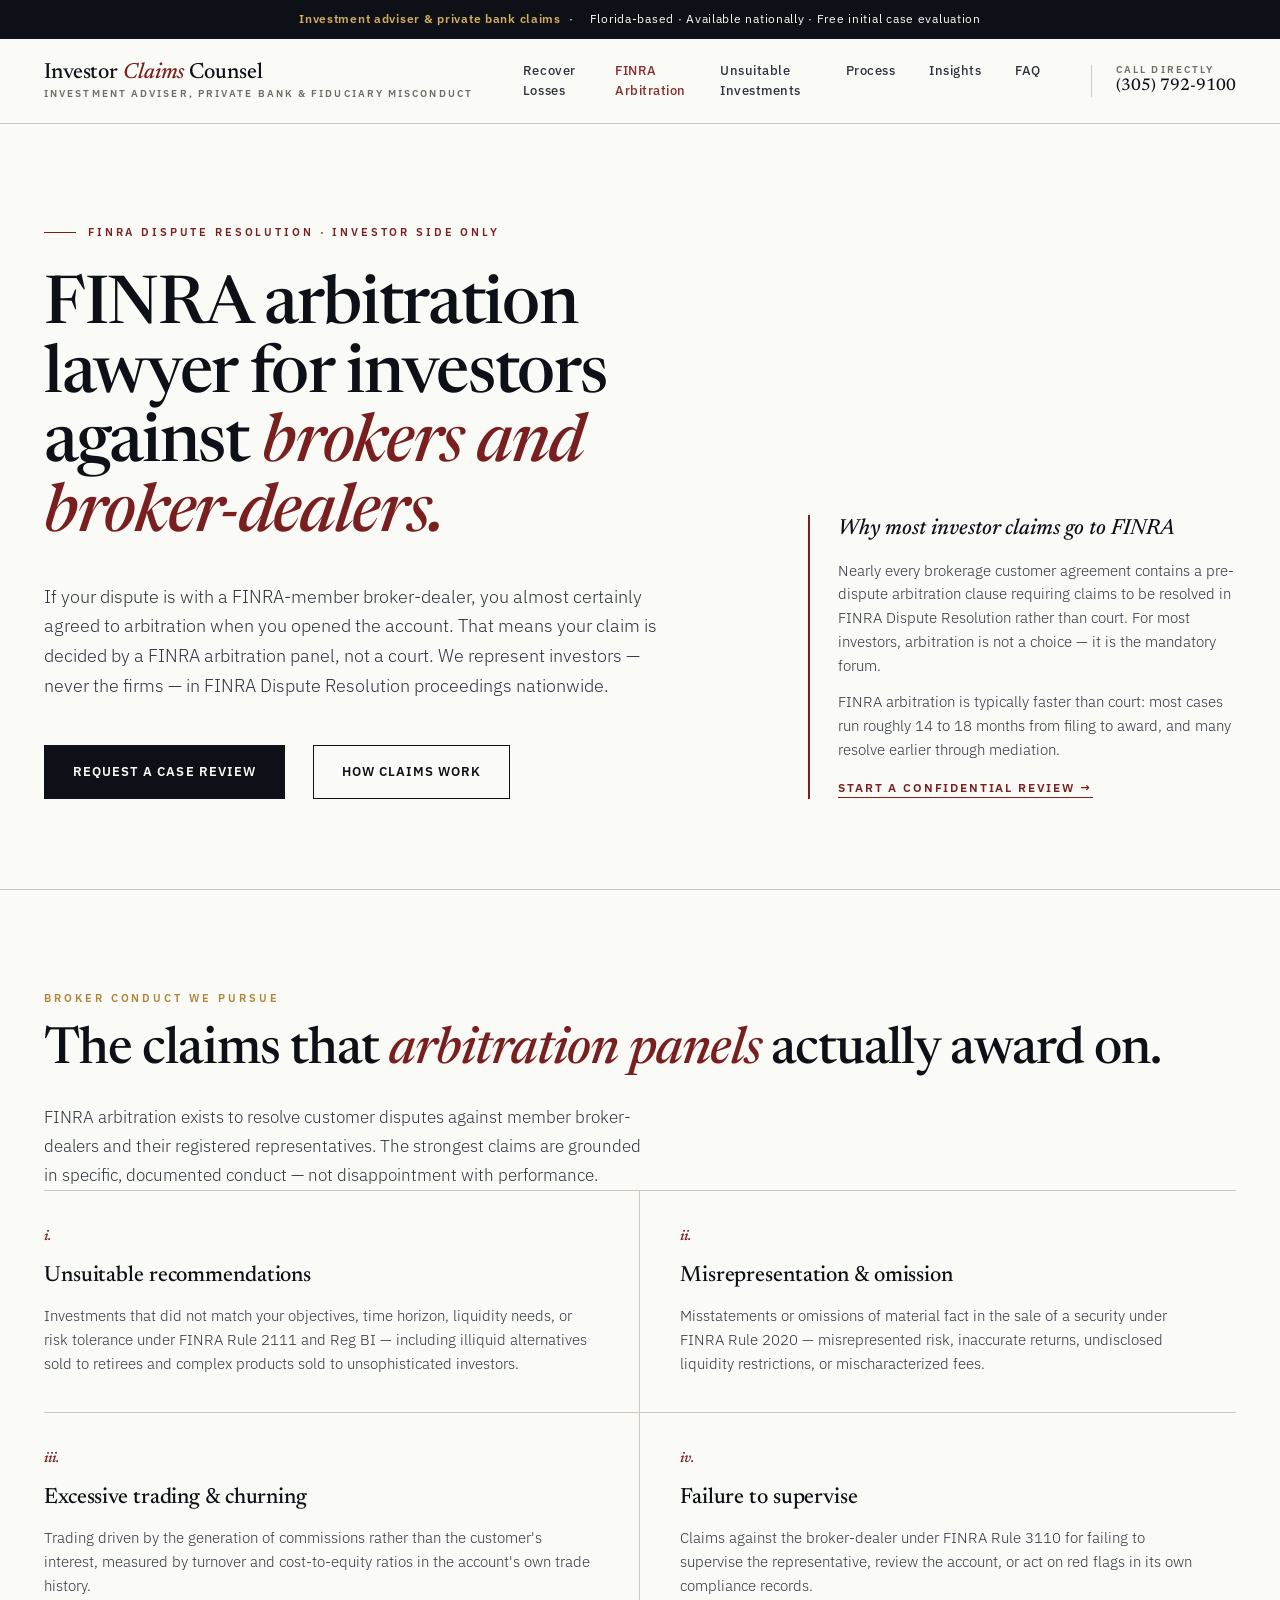
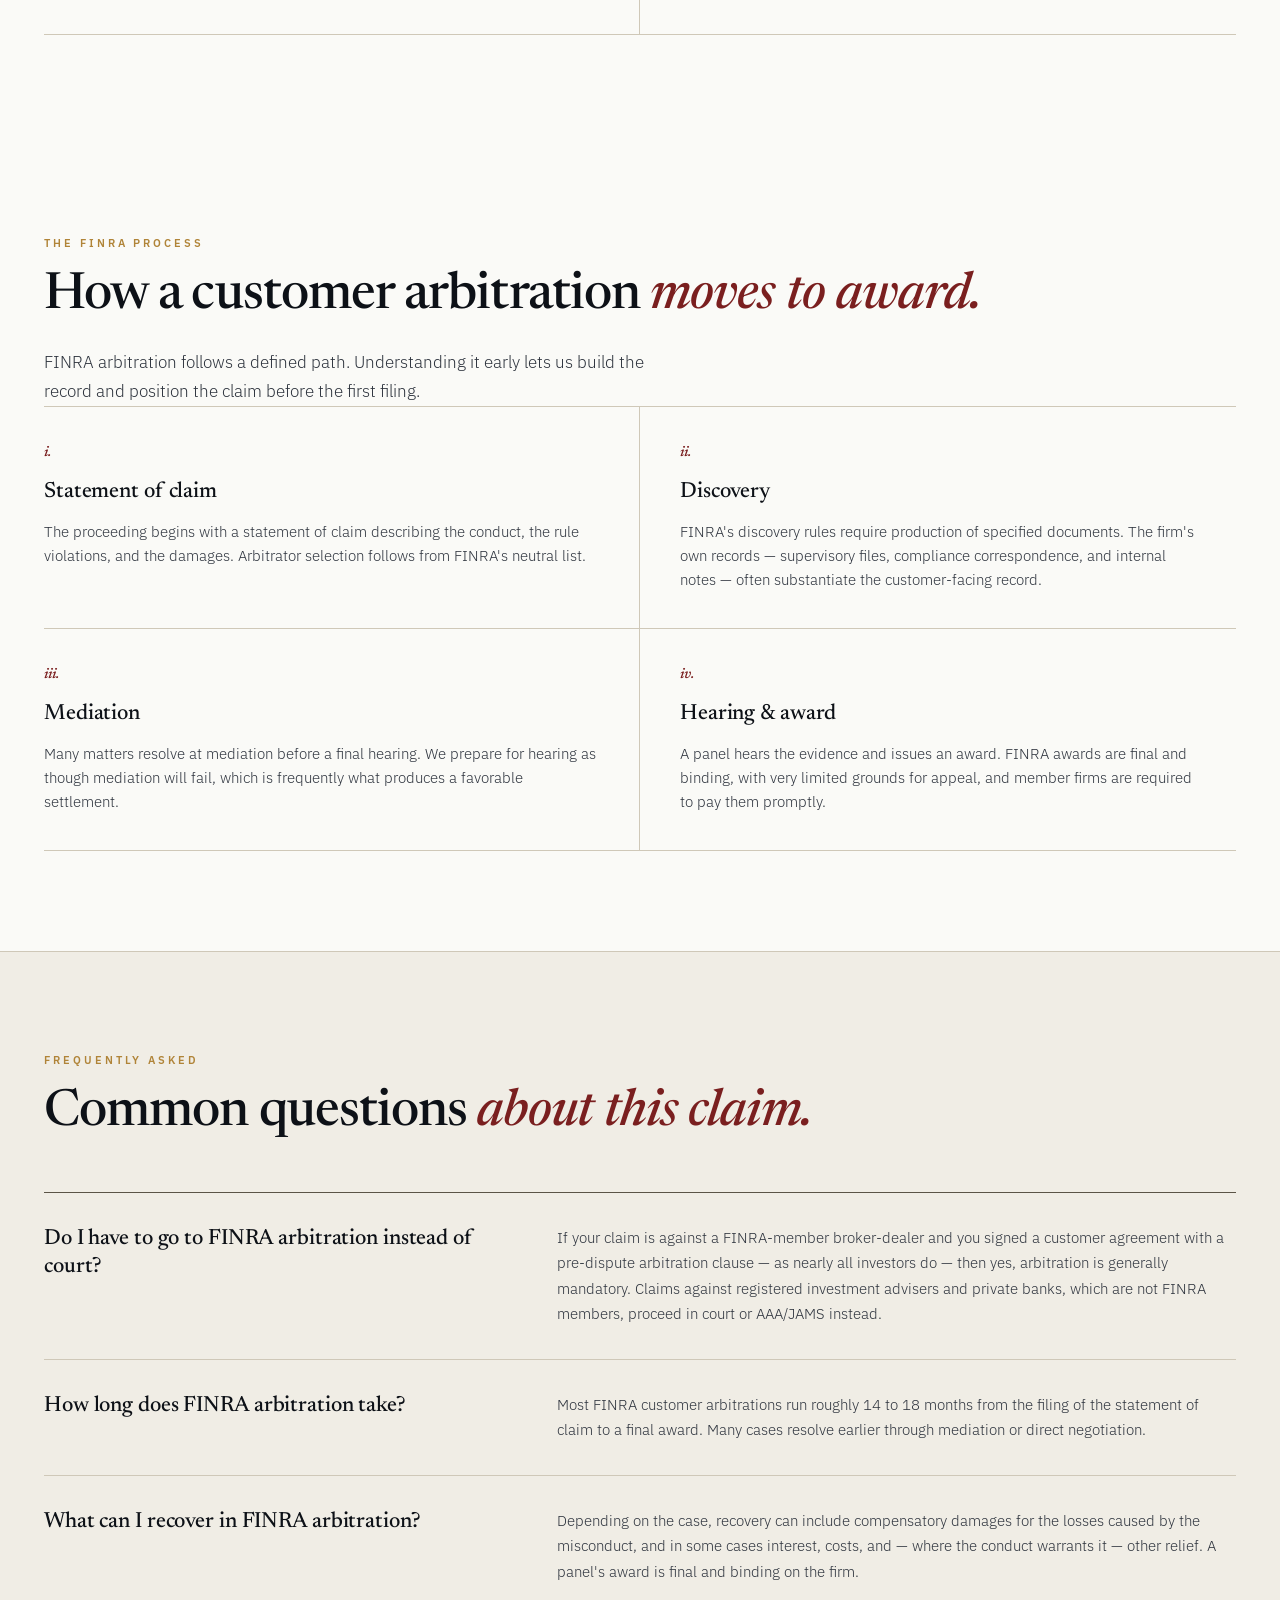
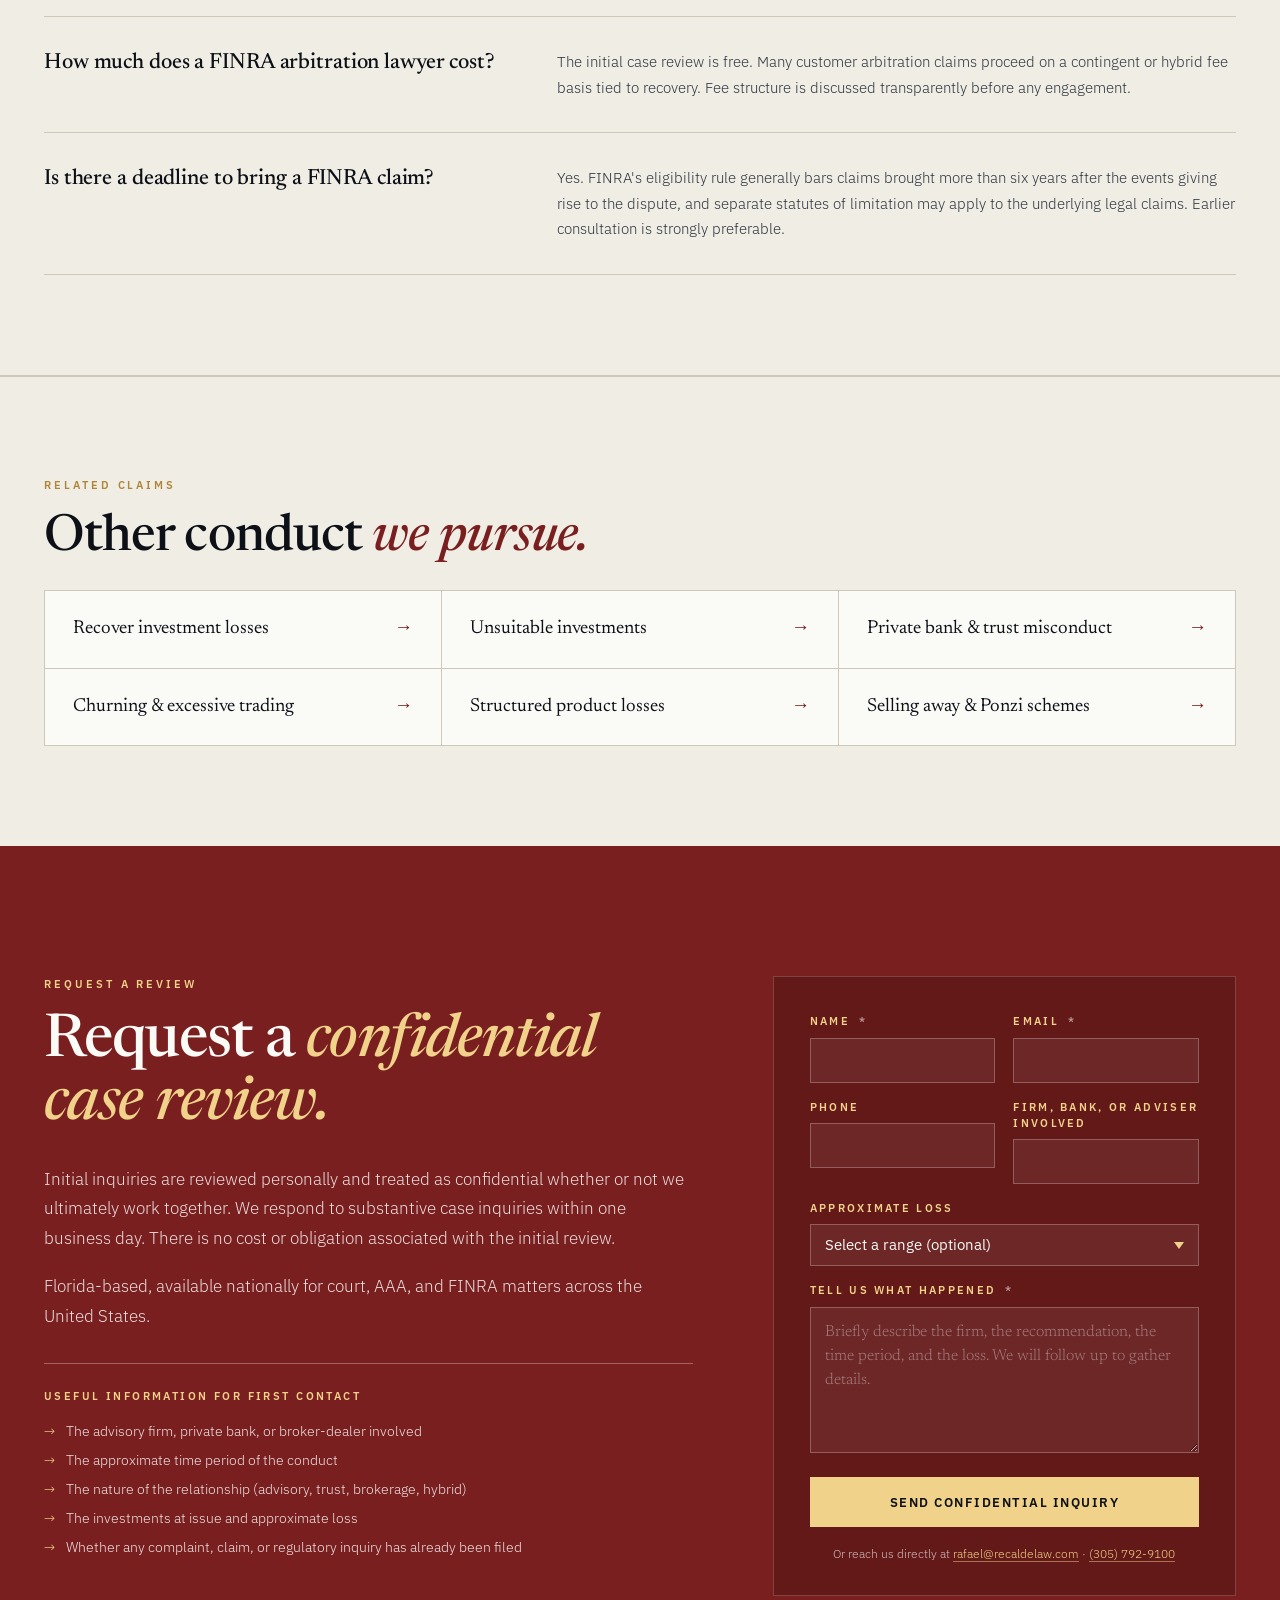
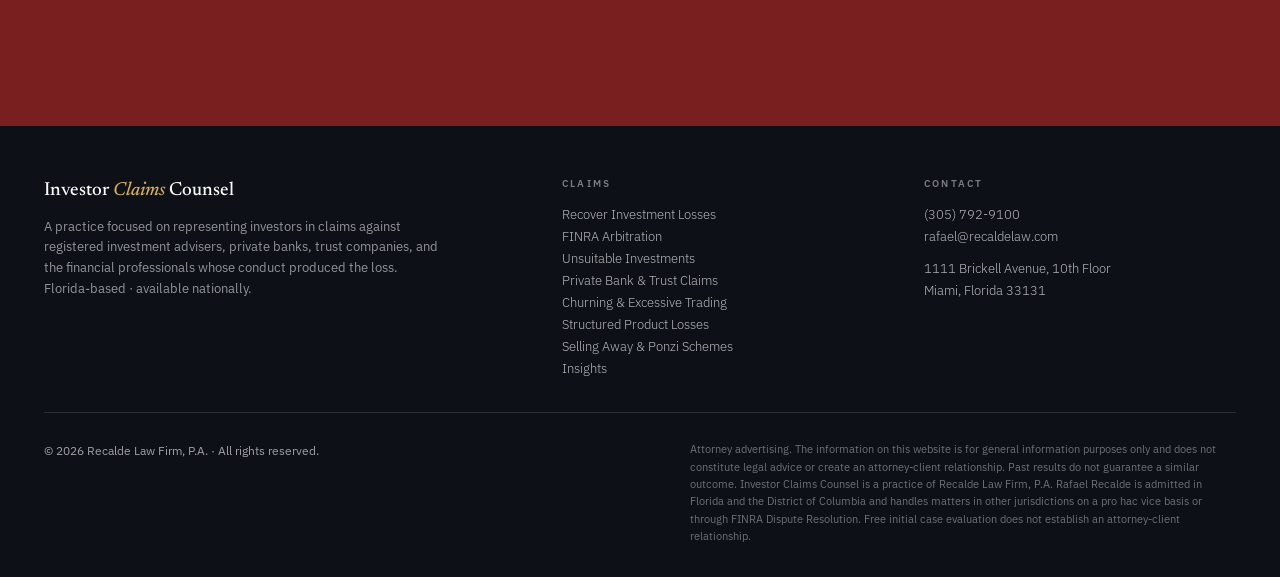
<file: finra-arbitration-lawyer/index.html>
<!DOCTYPE html>
<html lang="en">
<head>
<meta charset="UTF-8">
<meta name="viewport" content="width=device-width, initial-scale=1.0">
<title>FINRA Arbitration Lawyer for Investors | Broker &amp; Broker-Dealer Claims — Investor Claims Counsel</title>
<meta name="description" content="Attorney representing investors in FINRA arbitration against brokers and broker-dealers for unsuitable recommendations, misrepresentation, churning, and failure to supervise. Free case review. Florida-based, available nationally.">
<link rel="canonical" href="https://investorclaimscounsel.com/finra-arbitration-lawyer/">
<meta property="og:title" content="FINRA Arbitration Lawyer for Investors | Broker & Broker-Dealer Claims — Investor Claims Counsel">
<meta property="og:description" content="Attorney representing investors in FINRA arbitration against brokers and broker-dealers for unsuitable recommendations, misrepresentation, churning, and failure to supervise. Free case review. Florida-based, available nationally.">
<meta property="og:type" content="website">
<meta property="og:url" content="https://investorclaimscounsel.com/finra-arbitration-lawyer/">
<meta property="og:image" content="https://investorclaimscounsel.com/headshot.jpg">
<meta name="twitter:card" content="summary">
<link rel="icon" href="/favicon.svg" type="image/svg+xml">
<link rel="preconnect" href="https://fonts.googleapis.com">
<link rel="preconnect" href="https://fonts.gstatic.com" crossorigin>
<link href="https://fonts.googleapis.com/css2?family=Newsreader:ital,wght@0,400;0,500;0,600;1,400;1,500&family=IBM+Plex+Sans:wght@300;400;500;600&display=swap" rel="stylesheet">
<link rel="stylesheet" href="/style.css">
<script type="application/ld+json">
{
  "@context": "https://schema.org",
  "@graph": [
    {
      "@type": "LegalService",
      "name": "FINRA Arbitration — Investor Claims Counsel",
      "description": "Attorney representing investors in FINRA arbitration against brokers and broker-dealers for unsuitable recommendations, misrepresentation, churning, and failure to supervise. Free case review. Florida-based, available nationally.",
      "url": "https://investorclaimscounsel.com/finra-arbitration-lawyer/",
      "telephone": "+1-305-792-9100",
      "email": "rafael@recaldelaw.com",
      "areaServed": "US",
      "provider": {
        "@type": "Attorney",
        "name": "Rafael Recalde",
        "url": "https://investorclaimscounsel.com/#rafael"
      },
      "address": {
        "@type": "PostalAddress",
        "streetAddress": "1111 Brickell Avenue, 10th Floor",
        "addressLocality": "Miami",
        "addressRegion": "FL",
        "postalCode": "33131",
        "addressCountry": "US"
      }
    },
    {
      "@type": "BreadcrumbList",
      "itemListElement": [
        {
          "@type": "ListItem",
          "position": 1,
          "name": "Home",
          "item": "https://investorclaimscounsel.com/"
        },
        {
          "@type": "ListItem",
          "position": 2,
          "name": "FINRA Arbitration",
          "item": "https://investorclaimscounsel.com/finra-arbitration-lawyer/"
        }
      ]
    },
    {
      "@type": "FAQPage",
      "mainEntity": [
        {
          "@type": "Question",
          "name": "Do I have to go to FINRA arbitration instead of court?",
          "acceptedAnswer": {
            "@type": "Answer",
            "text": "If your claim is against a FINRA-member broker-dealer and you signed a customer agreement with a pre-dispute arbitration clause — as nearly all investors do — then yes, arbitration is generally mandatory. Claims against registered investment advisers and private banks, which are not FINRA members, proceed in court or AAA/JAMS instead."
          }
        },
        {
          "@type": "Question",
          "name": "How long does FINRA arbitration take?",
          "acceptedAnswer": {
            "@type": "Answer",
            "text": "Most FINRA customer arbitrations run roughly 14 to 18 months from the filing of the statement of claim to a final award. Many cases resolve earlier through mediation or direct negotiation."
          }
        },
        {
          "@type": "Question",
          "name": "What can I recover in FINRA arbitration?",
          "acceptedAnswer": {
            "@type": "Answer",
            "text": "Depending on the case, recovery can include compensatory damages for the losses caused by the misconduct, and in some cases interest, costs, and — where the conduct warrants it — other relief. A panel's award is final and binding on the firm."
          }
        },
        {
          "@type": "Question",
          "name": "How much does a FINRA arbitration lawyer cost?",
          "acceptedAnswer": {
            "@type": "Answer",
            "text": "The initial case review is free. Many customer arbitration claims proceed on a contingent or hybrid fee basis tied to recovery. Fee structure is discussed transparently before any engagement."
          }
        },
        {
          "@type": "Question",
          "name": "Is there a deadline to bring a FINRA claim?",
          "acceptedAnswer": {
            "@type": "Answer",
            "text": "Yes. FINRA's eligibility rule generally bars claims brought more than six years after the events giving rise to the dispute, and separate statutes of limitation may apply to the underlying legal claims. Earlier consultation is strongly preferable."
          }
        }
      ]
    }
  ]
}
</script>
</head>
<body>

<div class="notice-strip">
  <span class="strong">Investment adviser &amp; private bank claims</span>·<span style="margin: 0 8px;"></span>Florida-based · Available nationally · Free initial case evaluation
</div>

<header class="topbar">
  <div class="topbar-inner">
    <a href="/" class="brand">
      <span class="brand-name">Investor <em>Claims</em> Counsel</span>
      <span class="brand-sub">Investment Adviser, Private Bank &amp; Fiduciary Misconduct</span>
    </a>
    <nav class="nav">
      <a href="/recover-investment-losses/">Recover Losses</a>
      <a href="/finra-arbitration-lawyer/" style="color:#8a2b2b;">FINRA Arbitration</a>
      <a href="/unsuitable-investment-claims/">Unsuitable Investments</a>
      <a href="/#process">Process</a>
      <a href="/blog/">Insights</a>
      <a href="/#faq">FAQ</a>
    </nav>
    <a href="tel:+13057929100" class="topbar-phone">
      <span class="phone-label">Call directly</span>
      (305) 792-9100
    </a>
  </div>
</header>

<section class="hero">
  <div class="hero-inner">
    <div>
      <div class="hero-eyebrow">FINRA Dispute Resolution · Investor side only</div>
      <h1>FINRA arbitration lawyer for investors against <em>brokers and broker-dealers.</em></h1>
      <p class="hero-sub">If your dispute is with a FINRA-member broker-dealer, you almost certainly agreed to arbitration when you opened the account. That means your claim is decided by a FINRA arbitration panel, not a court. We represent investors — never the firms — in FINRA Dispute Resolution proceedings nationwide.</p>
      <div class="hero-cta-row">
        <a href="#engage" class="btn btn-primary">Request a Case Review</a>
        <a href="/#process" class="btn btn-ghost">How Claims Work</a>
      </div>
    </div>
    <aside class="hero-side">
      <h3>Why most investor claims go to FINRA</h3>
      <p>Nearly every brokerage customer agreement contains a pre-dispute arbitration clause requiring claims to be resolved in FINRA Dispute Resolution rather than court. For most investors, arbitration is not a choice — it is the mandatory forum.</p><p>FINRA arbitration is typically faster than court: most cases run roughly 14 to 18 months from filing to award, and many resolve earlier through mediation.</p>
      <a href="#engage" class="more">Start a confidential review →</a>
    </aside>
  </div>
</section>

<section>
  <div class="container">
    <div class="section-eyebrow">Broker Conduct We Pursue</div>
    <h2 class="section-title">The claims that <em>arbitration panels</em> actually award on.</h2>
    <p class="section-lead">FINRA arbitration exists to resolve customer disputes against member broker-dealers and their registered representatives. The strongest claims are grounded in specific, documented conduct — not disappointment with performance.</p>
<div class="conduct-grid">
      <div class="conduct-item">
        <div class="conduct-num">i.</div>
        <h4>Unsuitable recommendations</h4>
        <p>Investments that did not match your objectives, time horizon, liquidity needs, or risk tolerance under FINRA Rule 2111 and Reg BI — including illiquid alternatives sold to retirees and complex products sold to unsophisticated investors.</p>
      </div>
      <div class="conduct-item">
        <div class="conduct-num">ii.</div>
        <h4>Misrepresentation &amp; omission</h4>
        <p>Misstatements or omissions of material fact in the sale of a security under FINRA Rule 2020 — misrepresented risk, inaccurate returns, undisclosed liquidity restrictions, or mischaracterized fees.</p>
      </div>
      <div class="conduct-item">
        <div class="conduct-num">iii.</div>
        <h4>Excessive trading &amp; churning</h4>
        <p>Trading driven by the generation of commissions rather than the customer's interest, measured by turnover and cost-to-equity ratios in the account's own trade history.</p>
      </div>
      <div class="conduct-item">
        <div class="conduct-num">iv.</div>
        <h4>Failure to supervise</h4>
        <p>Claims against the broker-dealer under FINRA Rule 3110 for failing to supervise the representative, review the account, or act on red flags in its own compliance records.</p>
      </div>
    </div>
  </div>
</section>

<section>
  <div class="container">
    <div class="section-eyebrow">The FINRA Process</div>
    <h2 class="section-title">How a customer arbitration <em>moves to award.</em></h2>
    <p class="section-lead">FINRA arbitration follows a defined path. Understanding it early lets us build the record and position the claim before the first filing.</p>
<div class="conduct-grid">
      <div class="conduct-item">
        <div class="conduct-num">i.</div>
        <h4>Statement of claim</h4>
        <p>The proceeding begins with a statement of claim describing the conduct, the rule violations, and the damages. Arbitrator selection follows from FINRA's neutral list.</p>
      </div>
      <div class="conduct-item">
        <div class="conduct-num">ii.</div>
        <h4>Discovery</h4>
        <p>FINRA's discovery rules require production of specified documents. The firm's own records — supervisory files, compliance correspondence, and internal notes — often substantiate the customer-facing record.</p>
      </div>
      <div class="conduct-item">
        <div class="conduct-num">iii.</div>
        <h4>Mediation</h4>
        <p>Many matters resolve at mediation before a final hearing. We prepare for hearing as though mediation will fail, which is frequently what produces a favorable settlement.</p>
      </div>
      <div class="conduct-item">
        <div class="conduct-num">iv.</div>
        <h4>Hearing &amp; award</h4>
        <p>A panel hears the evidence and issues an award. FINRA awards are final and binding, with very limited grounds for appeal, and member firms are required to pay them promptly.</p>
      </div>
    </div>
  </div>
</section>

<section class="faq">
  <div class="container">
    <div class="section-eyebrow">Frequently Asked</div>
    <h2 class="section-title">Common questions <em>about this claim.</em></h2>
    <div class="faq-list">
      <div class="faq-item">
        <div class="faq-q">Do I have to go to FINRA arbitration instead of court?</div>
        <div class="faq-a">If your claim is against a FINRA-member broker-dealer and you signed a customer agreement with a pre-dispute arbitration clause — as nearly all investors do — then yes, arbitration is generally mandatory. Claims against registered investment advisers and private banks, which are not FINRA members, proceed in court or AAA/JAMS instead.</div>
      </div>
      <div class="faq-item">
        <div class="faq-q">How long does FINRA arbitration take?</div>
        <div class="faq-a">Most FINRA customer arbitrations run roughly 14 to 18 months from the filing of the statement of claim to a final award. Many cases resolve earlier through mediation or direct negotiation.</div>
      </div>
      <div class="faq-item">
        <div class="faq-q">What can I recover in FINRA arbitration?</div>
        <div class="faq-a">Depending on the case, recovery can include compensatory damages for the losses caused by the misconduct, and in some cases interest, costs, and — where the conduct warrants it — other relief. A panel's award is final and binding on the firm.</div>
      </div>
      <div class="faq-item">
        <div class="faq-q">How much does a FINRA arbitration lawyer cost?</div>
        <div class="faq-a">The initial case review is free. Many customer arbitration claims proceed on a contingent or hybrid fee basis tied to recovery. Fee structure is discussed transparently before any engagement.</div>
      </div>
      <div class="faq-item">
        <div class="faq-q">Is there a deadline to bring a FINRA claim?</div>
        <div class="faq-a">Yes. FINRA's eligibility rule generally bars claims brought more than six years after the events giving rise to the dispute, and separate statutes of limitation may apply to the underlying legal claims. Earlier consultation is strongly preferable.</div>
      </div>
    </div>
  </div>
</section>

<section class="related">
  <div class="container">
    <div class="section-eyebrow">Related Claims</div>
    <h2 class="section-title">Other conduct <em>we pursue.</em></h2>
    <div class="related-grid">
      <a class="related-claim" href="/recover-investment-losses/">Recover investment losses <span>→</span></a><a class="related-claim" href="/unsuitable-investment-claims/">Unsuitable investments <span>→</span></a><a class="related-claim" href="/private-bank-trust-misconduct/">Private bank &amp; trust misconduct <span>→</span></a><a class="related-claim" href="/churning-excessive-trading/">Churning &amp; excessive trading <span>→</span></a><a class="related-claim" href="/structured-product-losses/">Structured product losses <span>→</span></a><a class="related-claim" href="/selling-away-ponzi-claims/">Selling away &amp; Ponzi schemes <span>→</span></a>
    </div>
  </div>
</section>

<section id="engage" class="engage">
  <div class="container">
    <div class="engage-grid">
      <div>
        <div class="section-eyebrow" style="color: #f0d28a;">Request a Review</div>
        <h2>Request a <em>confidential case review.</em></h2>
        <p>Initial inquiries are reviewed personally and treated as confidential whether or not we ultimately work together. We respond to substantive case inquiries within one business day. There is no cost or obligation associated with the initial review.</p>
        <p>Florida-based, available nationally for court, AAA, and FINRA matters across the United States.</p>
        <div class="engage-checklist">
          <div class="label">Useful information for first contact</div>
          <ul>
            <li>The advisory firm, private bank, or broker-dealer involved</li>
            <li>The approximate time period of the conduct</li>
            <li>The nature of the relationship (advisory, trust, brokerage, hybrid)</li>
            <li>The investments at issue and approximate loss</li>
            <li>Whether any complaint, claim, or regulatory inquiry has already been filed</li>
          </ul>
        </div>
      </div>
      <div>
        <form class="case-form" action="https://formspree.io/f/mqegejrg" method="POST">
          <input type="hidden" name="_subject" value="Investor Claims Counsel — New case inquiry">
          <input type="text" name="_gotcha" tabindex="-1" autocomplete="off" aria-hidden="true" class="case-form-honeypot">
          <div class="case-form-row">
            <div class="case-form-field">
              <label for="cf-name">Name <span>*</span></label>
              <input type="text" id="cf-name" name="name" required autocomplete="name">
            </div>
            <div class="case-form-field">
              <label for="cf-email">Email <span>*</span></label>
              <input type="email" id="cf-email" name="email" required autocomplete="email">
            </div>
          </div>
          <div class="case-form-row">
            <div class="case-form-field">
              <label for="cf-phone">Phone</label>
              <input type="tel" id="cf-phone" name="phone" autocomplete="tel">
            </div>
            <div class="case-form-field">
              <label for="cf-firm">Firm, bank, or adviser involved</label>
              <input type="text" id="cf-firm" name="firm_or_adviser">
            </div>
          </div>
          <div class="case-form-field">
            <label for="cf-loss">Approximate loss</label>
            <select id="cf-loss" name="approximate_loss">
              <option value="">Select a range (optional)</option>
              <option value="Under $100,000">Under $100,000</option>
              <option value="$100,000 – $500,000">$100,000 – $500,000</option>
              <option value="$500,000 – $2,000,000">$500,000 – $2,000,000</option>
              <option value="Over $2,000,000">Over $2,000,000</option>
              <option value="Prefer not to say">Prefer not to say</option>
            </select>
          </div>
          <div class="case-form-field">
            <label for="cf-message">Tell us what happened <span>*</span></label>
            <textarea id="cf-message" name="message" rows="5" required placeholder="Briefly describe the firm, the recommendation, the time period, and the loss. We will follow up to gather details."></textarea>
          </div>
          <button type="submit" class="btn-case-form">Send Confidential Inquiry</button>
          <p class="case-form-note">Or reach us directly at <a href="mailto:rafael@recaldelaw.com">rafael@recaldelaw.com</a> · <a href="tel:+13057929100">(305) 792-9100</a></p>
        </form>
      </div>
    </div>
  </div>
</section>

<footer>
  <div class="footer-inner">
    <div class="footer-top">
      <div>
        <div class="footer-brand-line">Investor <em>Claims</em> Counsel</div>
        <div class="footer-tagline">A practice focused on representing investors in claims against registered investment advisers, private banks, trust companies, and the financial professionals whose conduct produced the loss. Florida-based · available nationally.</div>
      </div>
      <div class="footer-col">
        <div class="footer-col-label">Claims</div>
        <a href="/recover-investment-losses/">Recover Investment Losses</a>
        <a href="/finra-arbitration-lawyer/">FINRA Arbitration</a>
        <a href="/unsuitable-investment-claims/">Unsuitable Investments</a>
        <a href="/private-bank-trust-misconduct/">Private Bank &amp; Trust Claims</a>
        <a href="/churning-excessive-trading/">Churning &amp; Excessive Trading</a>
        <a href="/structured-product-losses/">Structured Product Losses</a>
        <a href="/selling-away-ponzi-claims/">Selling Away &amp; Ponzi Schemes</a>
        <a href="/blog/">Insights</a>
      </div>
      <div class="footer-col">
        <div class="footer-col-label">Contact</div>
        <a href="tel:+13057929100">(305) 792-9100</a>
        <a href="mailto:rafael@recaldelaw.com">rafael@recaldelaw.com</a>
        <p style="margin-top: 10px;">1111 Brickell Avenue, 10th Floor<br>Miami, Florida 33131</p>
      </div>
    </div>
    <div class="footer-bottom">
      <div>© 2026 Recalde Law Firm, P.A. · All rights reserved.</div>
      <div class="disclaimer">Attorney advertising. The information on this website is for general information purposes only and does not constitute legal advice or create an attorney-client relationship. Past results do not guarantee a similar outcome. Investor Claims Counsel is a practice of Recalde Law Firm, P.A. Rafael Recalde is admitted in Florida and the District of Columbia and handles matters in other jurisdictions on a pro hac vice basis or through FINRA Dispute Resolution. Free initial case evaluation does not establish an attorney-client relationship.</div>
    </div>
  </div>
</footer>

</body>
</html>
</file>
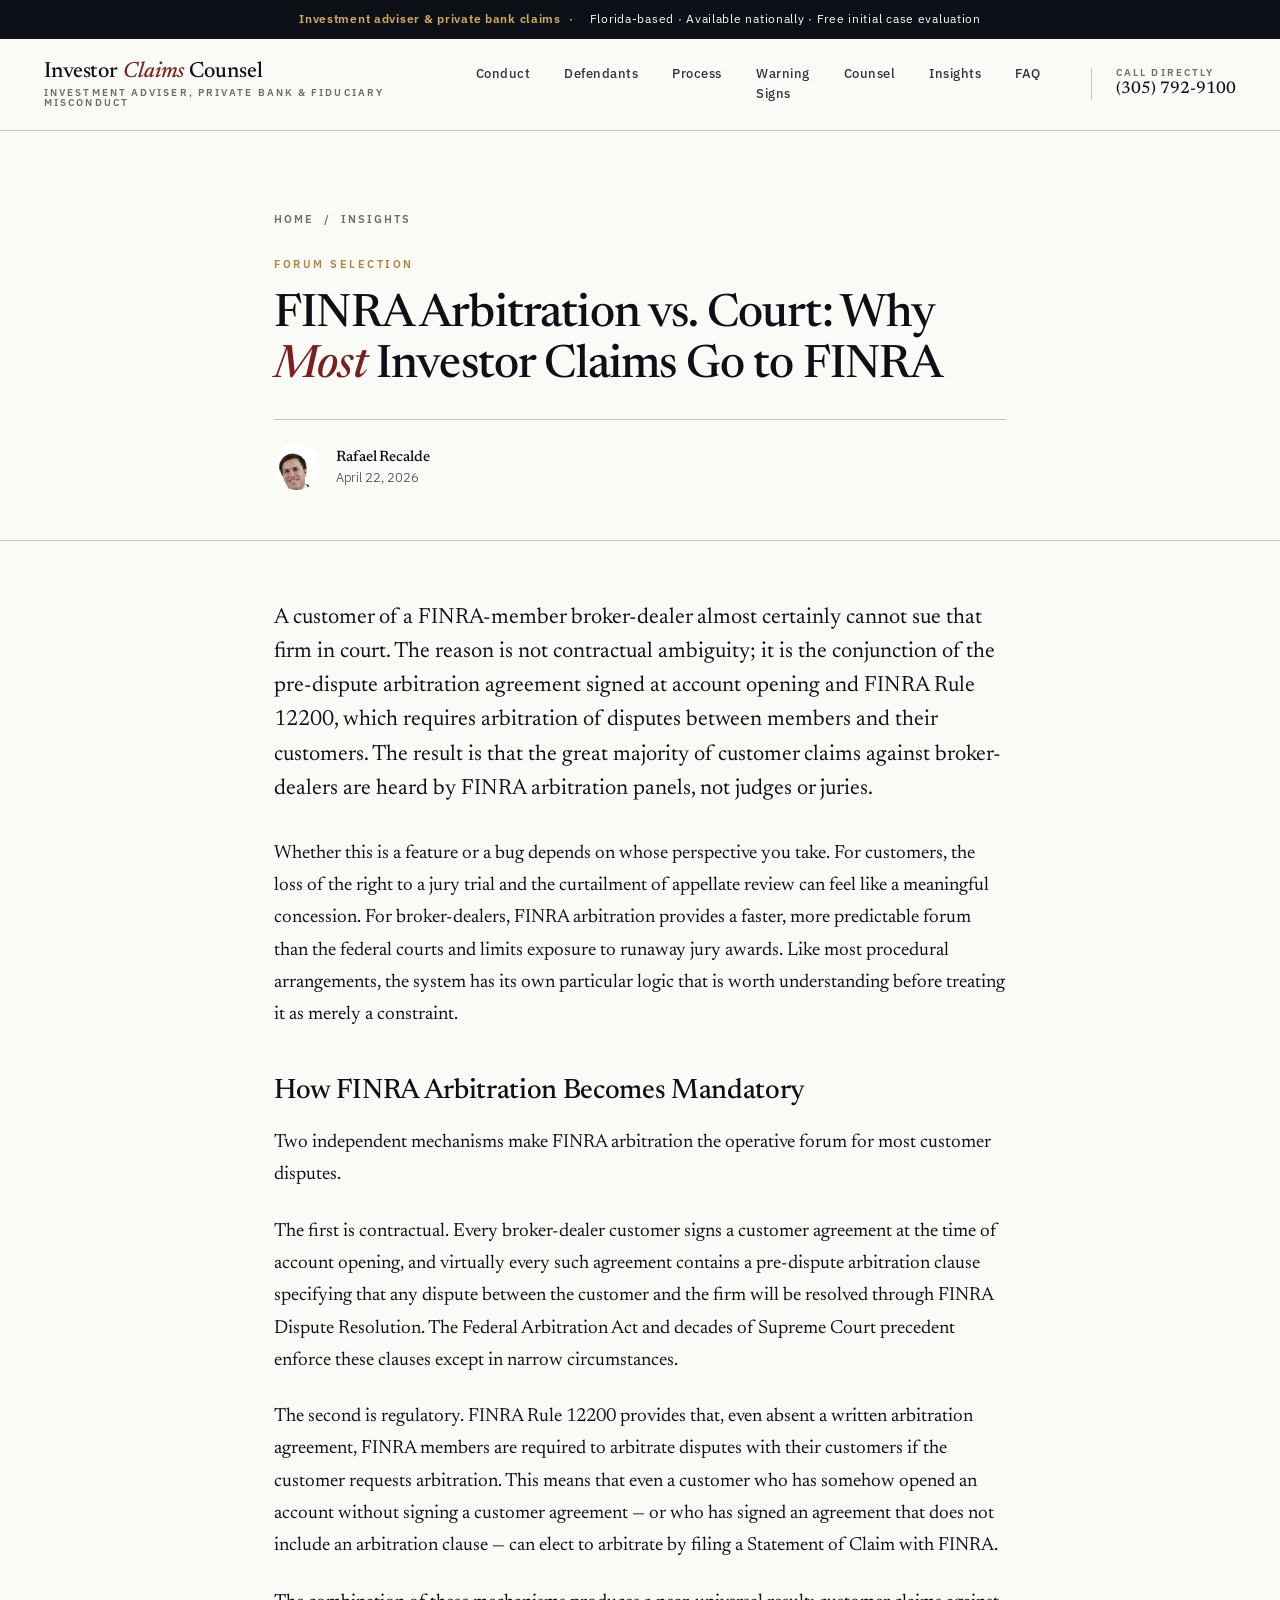
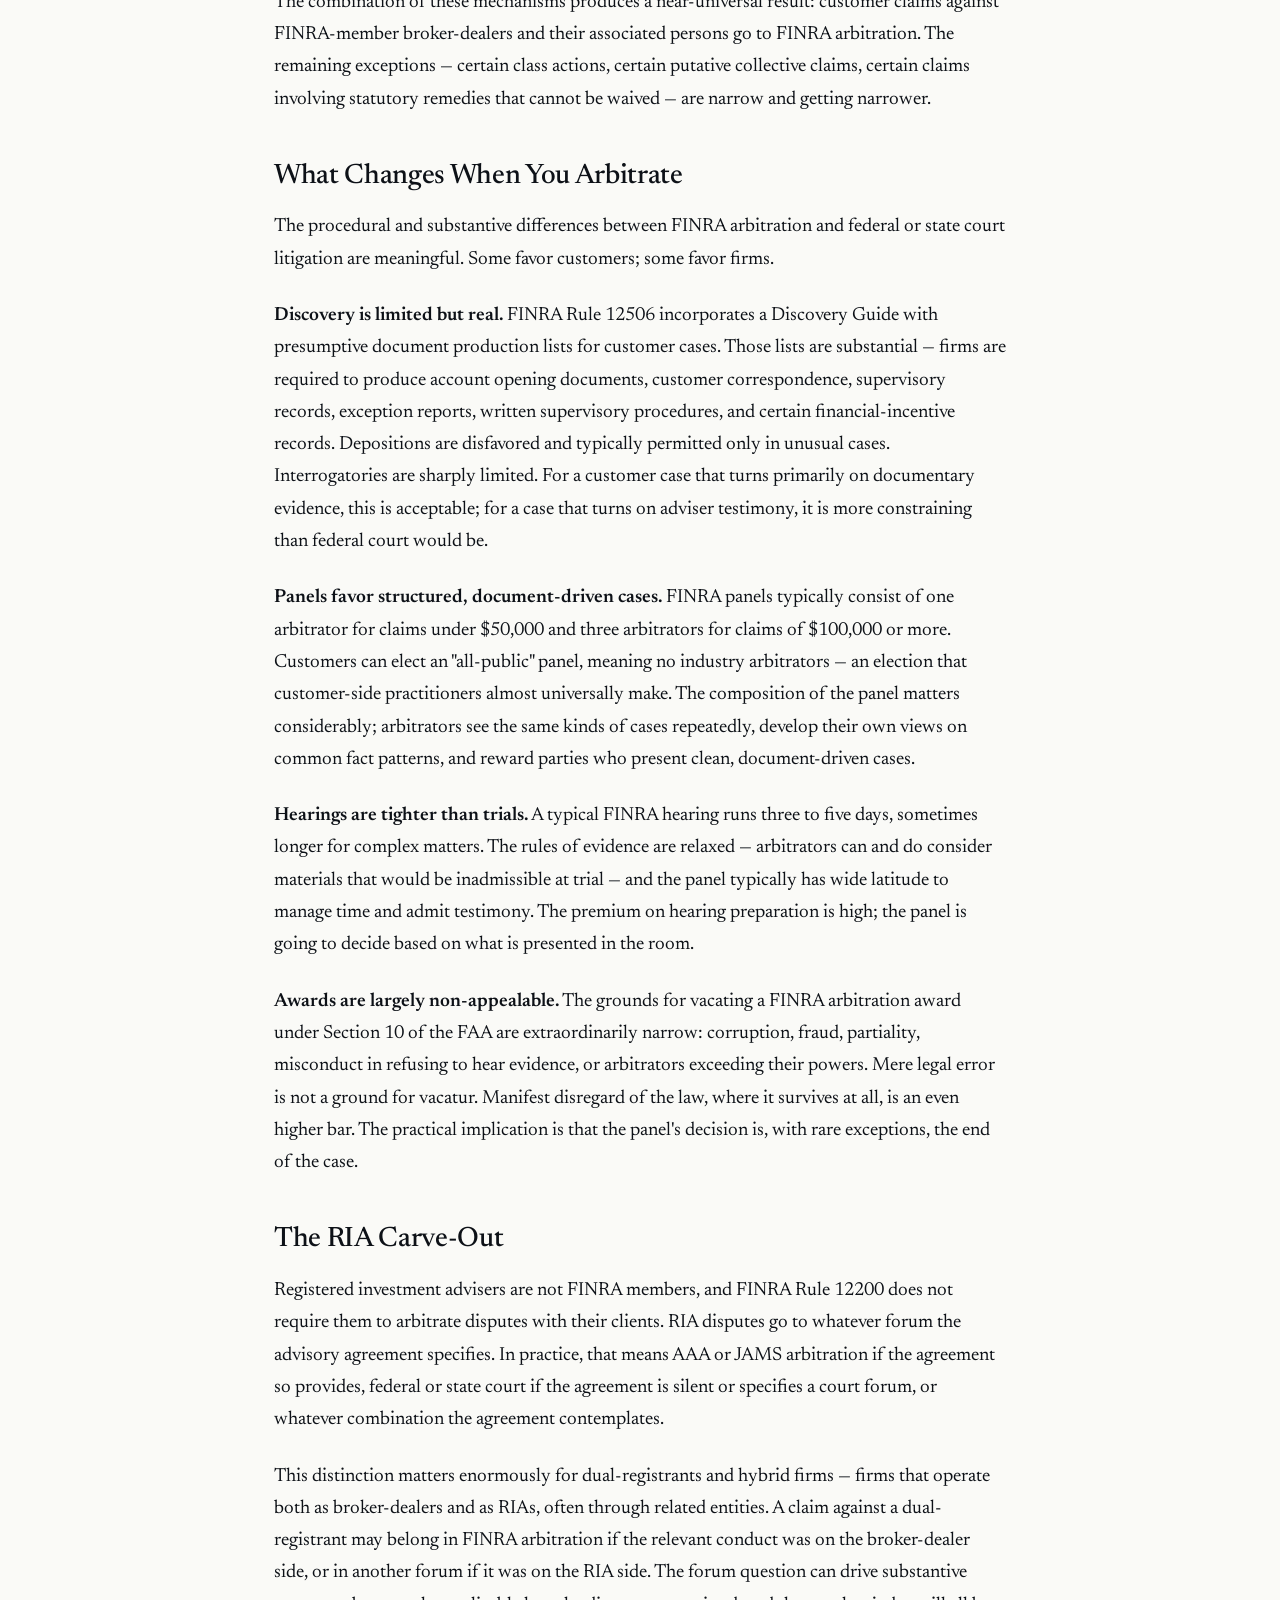
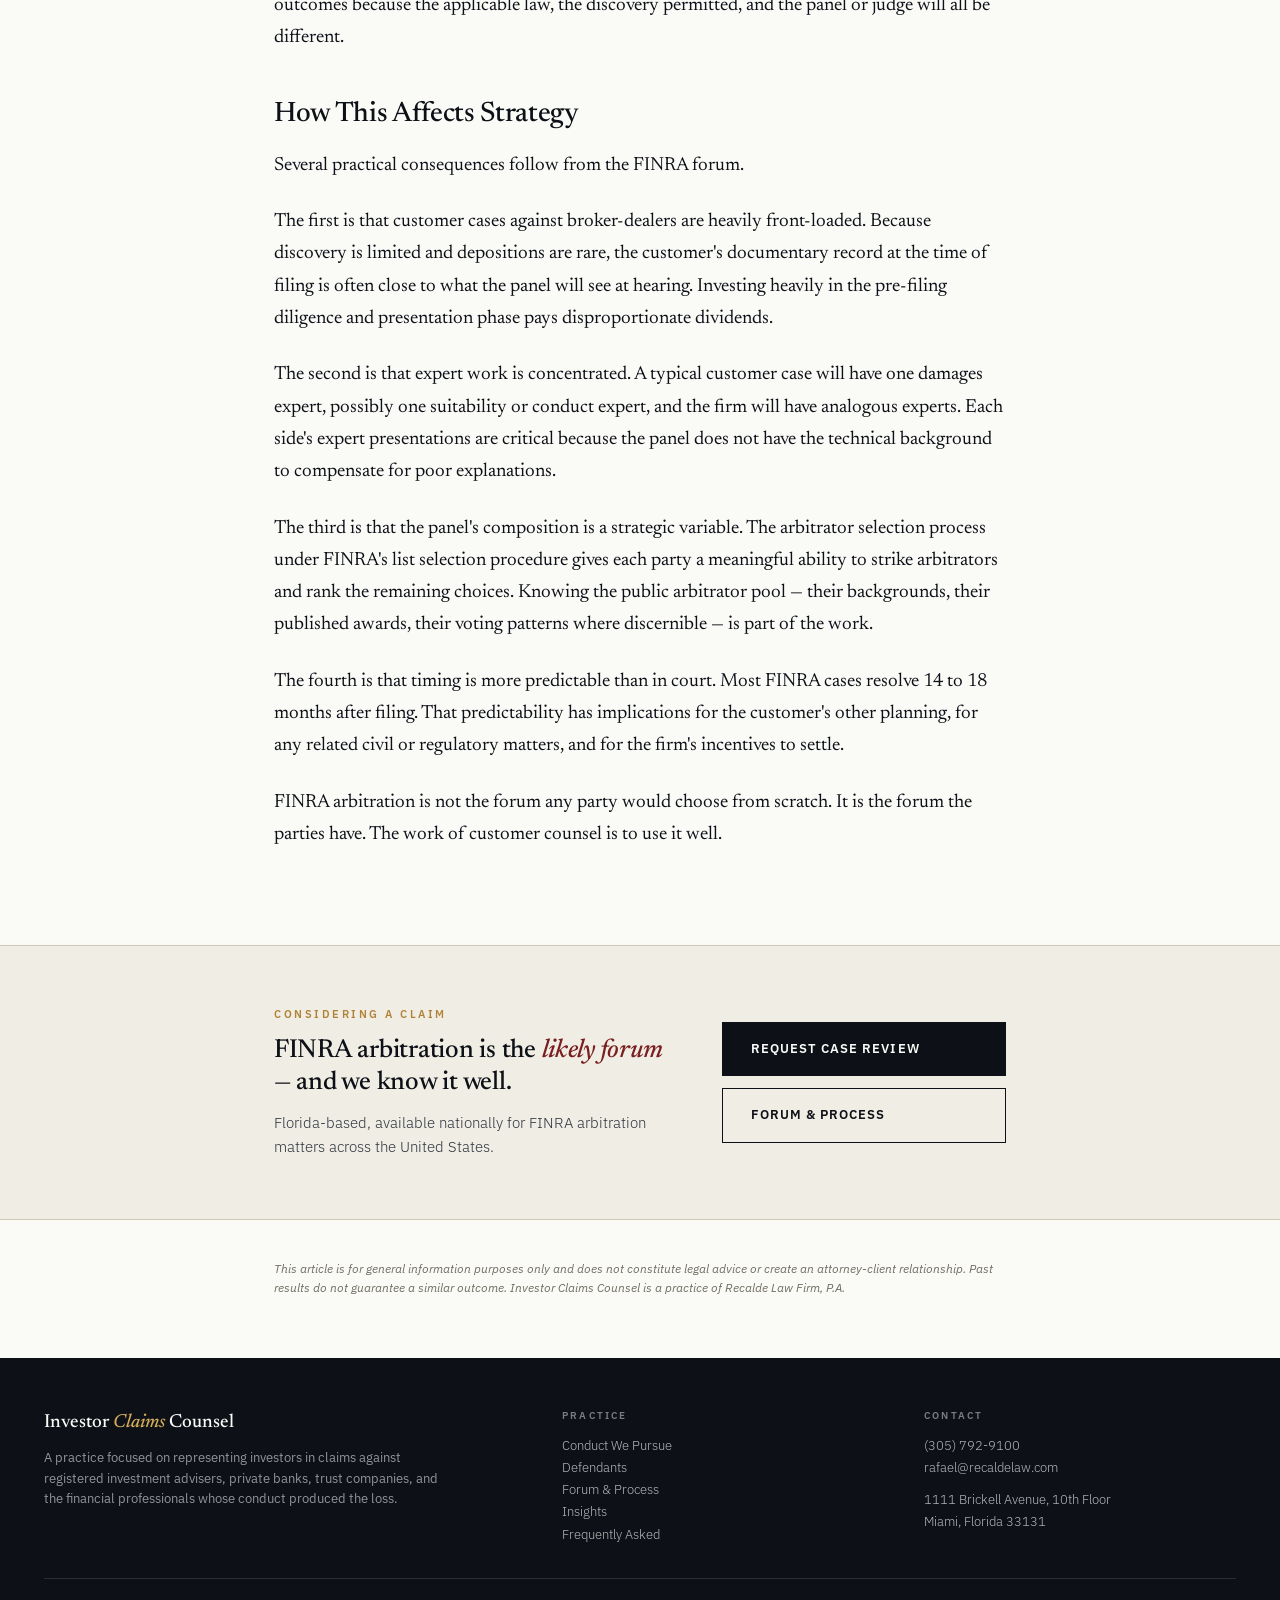
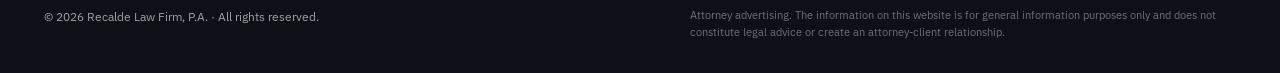
<file: finra-arbitration-vs-court-why-most-investor-claims-go-to-finra/index.html>
<!DOCTYPE html>
<html lang="en">
<head>
<meta charset="UTF-8">
<meta name="viewport" content="width=device-width, initial-scale=1.0">
<title>FINRA Arbitration vs. Court: Why Most Investor Claims Go to FINRA &mdash; Investor Claims Counsel</title>
<meta name="description" content="The pre-dispute arbitration agreement, FINRA Rule 12200, and the strategic implications of arbitrating customer disputes — discovery, panel composition, and the limits of appellate review.">
<meta property="og:title" content="FINRA Arbitration vs. Court: Why Most Investor Claims Go to FINRA">
<meta property="og:description" content="The pre-dispute arbitration agreement, FINRA Rule 12200, and the strategic implications of arbitrating customer disputes instead of litigating them.">
<meta property="og:type" content="article">
<meta property="og:url" content="https://investorclaimscounsel.com/finra-arbitration-vs-court-why-most-investor-claims-go-to-finra/">
<meta property="og:image" content="https://investorclaimscounsel.com/headshot.jpg">
<meta name="twitter:card" content="summary">
<link rel="icon" href="../favicon.svg" type="image/svg+xml">
<link rel="preconnect" href="https://fonts.googleapis.com">
<link rel="preconnect" href="https://fonts.gstatic.com" crossorigin>
<link href="https://fonts.googleapis.com/css2?family=Newsreader:ital,wght@0,400;0,500;0,600;1,400;1,500&family=IBM+Plex+Sans:wght@300;400;500;600&display=swap" rel="stylesheet">
<link rel="stylesheet" href="../style.css">
<link rel="stylesheet" href="../blog.css">
<link rel="canonical" href="https://investorclaimscounsel.com/finra-arbitration-vs-court-why-most-investor-claims-go-to-finra/">
<script type="application/ld+json">
{
  "@context": "https://schema.org",
  "@type": "BlogPosting",
  "headline": "FINRA Arbitration vs. Court: Why Most Investor Claims Go to FINRA",
  "description": "The pre-dispute arbitration agreement, FINRA Rule 12200, and the strategic implications of arbitrating customer disputes — discovery, panel composition, and the limits of appellate review.",
  "url": "https://investorclaimscounsel.com/finra-arbitration-vs-court-why-most-investor-claims-go-to-finra/",
  "mainEntityOfPage": {
    "@type": "WebPage",
    "@id": "https://investorclaimscounsel.com/finra-arbitration-vs-court-why-most-investor-claims-go-to-finra/"
  },
  "datePublished": "2026-05-22",
  "dateModified": "2026-05-22",
  "author": {
    "@type": "Person",
    "name": "Rafael Recalde",
    "url": "https://investorclaimscounsel.com/#rafael"
  },
  "publisher": {
    "@type": "Organization",
    "name": "Investor Claims Counsel",
    "url": "https://investorclaimscounsel.com/"
  },
  "image": "https://investorclaimscounsel.com/headshot.jpg"
}
</script>
</head>
<body>

<div class="notice-strip">
  <span class="strong">Investment adviser &amp; private bank claims</span>·<span style="margin: 0 8px;"></span>Florida-based · Available nationally · Free initial case evaluation
</div>

<header class="topbar">
  <div class="topbar-inner">
    <a href="/" class="brand">
      <span class="brand-name">Investor <em>Claims</em> Counsel</span>
      <span class="brand-sub">Investment Adviser, Private Bank &amp; Fiduciary Misconduct</span>
    </a>
    <nav class="nav">
      <a href="/#conduct">Conduct</a>
      <a href="/#defendants">Defendants</a>
      <a href="/#process">Process</a>
      <a href="/#indicators">Warning Signs</a>
      <a href="/#counsel">Counsel</a>
      <a href="/blog/">Insights</a>
      <a href="/#faq">FAQ</a>
    </nav>
    <a href="tel:+13057929100" class="topbar-phone">
      <span class="phone-label">Call directly</span>
      (305) 792-9100
    </a>
  </div>
</header>

<header class="article-header">
  <div class="container">
    <div class="article-breadcrumb"><a href="/">Home</a> &nbsp;/&nbsp; <a href="/blog/">Insights</a></div>
    <span class="article-tag">Forum Selection</span>
    <h1>FINRA Arbitration vs. Court: Why <em>Most</em> Investor Claims Go to FINRA</h1>
    <div class="article-meta">
      <img src="../headshot.jpg" alt="Rafael Recalde">
      <div class="article-meta-text">
        <strong>Rafael Recalde</strong>
        April 22, 2026
      </div>
    </div>
  </div>
</header>

<article class="article-body">
  <div class="container">
    <div class="article-content">
      <p class="lede">A customer of a FINRA-member broker-dealer almost certainly cannot sue that firm in court. The reason is not contractual ambiguity; it is the conjunction of the pre-dispute arbitration agreement signed at account opening and FINRA Rule 12200, which requires arbitration of disputes between members and their customers. The result is that the great majority of customer claims against broker-dealers are heard by FINRA arbitration panels, not judges or juries.</p>

      <p>Whether this is a feature or a bug depends on whose perspective you take. For customers, the loss of the right to a jury trial and the curtailment of appellate review can feel like a meaningful concession. For broker-dealers, FINRA arbitration provides a faster, more predictable forum than the federal courts and limits exposure to runaway jury awards. Like most procedural arrangements, the system has its own particular logic that is worth understanding before treating it as merely a constraint.</p>

      <h2>How FINRA Arbitration Becomes Mandatory</h2>

      <p>Two independent mechanisms make FINRA arbitration the operative forum for most customer disputes.</p>

      <p>The first is contractual. Every broker-dealer customer signs a customer agreement at the time of account opening, and virtually every such agreement contains a pre-dispute arbitration clause specifying that any dispute between the customer and the firm will be resolved through FINRA Dispute Resolution. The Federal Arbitration Act and decades of Supreme Court precedent enforce these clauses except in narrow circumstances.</p>

      <p>The second is regulatory. FINRA Rule 12200 provides that, even absent a written arbitration agreement, FINRA members are required to arbitrate disputes with their customers if the customer requests arbitration. This means that even a customer who has somehow opened an account without signing a customer agreement &mdash; or who has signed an agreement that does not include an arbitration clause &mdash; can elect to arbitrate by filing a Statement of Claim with FINRA.</p>

      <p>The combination of these mechanisms produces a near-universal result: customer claims against FINRA-member broker-dealers and their associated persons go to FINRA arbitration. The remaining exceptions &mdash; certain class actions, certain putative collective claims, certain claims involving statutory remedies that cannot be waived &mdash; are narrow and getting narrower.</p>

      <h2>What Changes When You Arbitrate</h2>

      <p>The procedural and substantive differences between FINRA arbitration and federal or state court litigation are meaningful. Some favor customers; some favor firms.</p>

      <p><strong>Discovery is limited but real.</strong> FINRA Rule 12506 incorporates a Discovery Guide with presumptive document production lists for customer cases. Those lists are substantial &mdash; firms are required to produce account opening documents, customer correspondence, supervisory records, exception reports, written supervisory procedures, and certain financial-incentive records. Depositions are disfavored and typically permitted only in unusual cases. Interrogatories are sharply limited. For a customer case that turns primarily on documentary evidence, this is acceptable; for a case that turns on adviser testimony, it is more constraining than federal court would be.</p>

      <p><strong>Panels favor structured, document-driven cases.</strong> FINRA panels typically consist of one arbitrator for claims under $50,000 and three arbitrators for claims of $100,000 or more. Customers can elect an "all-public" panel, meaning no industry arbitrators &mdash; an election that customer-side practitioners almost universally make. The composition of the panel matters considerably; arbitrators see the same kinds of cases repeatedly, develop their own views on common fact patterns, and reward parties who present clean, document-driven cases.</p>

      <p><strong>Hearings are tighter than trials.</strong> A typical FINRA hearing runs three to five days, sometimes longer for complex matters. The rules of evidence are relaxed &mdash; arbitrators can and do consider materials that would be inadmissible at trial &mdash; and the panel typically has wide latitude to manage time and admit testimony. The premium on hearing preparation is high; the panel is going to decide based on what is presented in the room.</p>

      <p><strong>Awards are largely non-appealable.</strong> The grounds for vacating a FINRA arbitration award under Section 10 of the FAA are extraordinarily narrow: corruption, fraud, partiality, misconduct in refusing to hear evidence, or arbitrators exceeding their powers. Mere legal error is not a ground for vacatur. Manifest disregard of the law, where it survives at all, is an even higher bar. The practical implication is that the panel's decision is, with rare exceptions, the end of the case.</p>

      <h2>The RIA Carve-Out</h2>

      <p>Registered investment advisers are not FINRA members, and FINRA Rule 12200 does not require them to arbitrate disputes with their clients. RIA disputes go to whatever forum the advisory agreement specifies. In practice, that means AAA or JAMS arbitration if the agreement so provides, federal or state court if the agreement is silent or specifies a court forum, or whatever combination the agreement contemplates.</p>

      <p>This distinction matters enormously for dual-registrants and hybrid firms &mdash; firms that operate both as broker-dealers and as RIAs, often through related entities. A claim against a dual-registrant may belong in FINRA arbitration if the relevant conduct was on the broker-dealer side, or in another forum if it was on the RIA side. The forum question can drive substantive outcomes because the applicable law, the discovery permitted, and the panel or judge will all be different.</p>

      <h2>How This Affects Strategy</h2>

      <p>Several practical consequences follow from the FINRA forum.</p>

      <p>The first is that customer cases against broker-dealers are heavily front-loaded. Because discovery is limited and depositions are rare, the customer's documentary record at the time of filing is often close to what the panel will see at hearing. Investing heavily in the pre-filing diligence and presentation phase pays disproportionate dividends.</p>

      <p>The second is that expert work is concentrated. A typical customer case will have one damages expert, possibly one suitability or conduct expert, and the firm will have analogous experts. Each side's expert presentations are critical because the panel does not have the technical background to compensate for poor explanations.</p>

      <p>The third is that the panel's composition is a strategic variable. The arbitrator selection process under FINRA's list selection procedure gives each party a meaningful ability to strike arbitrators and rank the remaining choices. Knowing the public arbitrator pool &mdash; their backgrounds, their published awards, their voting patterns where discernible &mdash; is part of the work.</p>

      <p>The fourth is that timing is more predictable than in court. Most FINRA cases resolve 14 to 18 months after filing. That predictability has implications for the customer's other planning, for any related civil or regulatory matters, and for the firm's incentives to settle.</p>

      <p>FINRA arbitration is not the forum any party would choose from scratch. It is the forum the parties have. The work of customer counsel is to use it well.</p>
    </div>
  </div>
</article>

<section class="article-cta">
  <div class="container">
    <div>
      <div class="label">Considering a claim</div>
      <h3>FINRA arbitration is the <em>likely forum</em> &mdash; and we know it well.</h3>
      <p>Florida-based, available nationally for FINRA arbitration matters across the United States.</p>
    </div>
    <div class="article-cta-actions">
      <a href="/#engage" class="btn btn-primary">Request Case Review</a>
      <a href="/#process" class="btn btn-ghost">Forum &amp; Process</a>
    </div>
  </div>
</section>

<section class="article-disclaimer">
  <div class="container">
    <p>This article is for general information purposes only and does not constitute legal advice or create an attorney-client relationship. Past results do not guarantee a similar outcome. Investor Claims Counsel is a practice of Recalde Law Firm, P.A.</p>
  </div>
</section>

<footer>
  <div class="footer-inner">
    <div class="footer-top">
      <div>
        <div class="footer-brand-line">Investor <em>Claims</em> Counsel</div>
        <div class="footer-tagline">A practice focused on representing investors in claims against registered investment advisers, private banks, trust companies, and the financial professionals whose conduct produced the loss.</div>
      </div>
      <div class="footer-col">
        <div class="footer-col-label">Practice</div>
        <a href="/#conduct">Conduct We Pursue</a>
        <a href="/#defendants">Defendants</a>
        <a href="/#process">Forum &amp; Process</a>
        <a href="/blog/">Insights</a>
        <a href="/#faq">Frequently Asked</a>
      </div>
      <div class="footer-col">
        <div class="footer-col-label">Contact</div>
        <a href="tel:+13057929100">(305) 792-9100</a>
        <a href="mailto:rafael@recaldelaw.com">rafael@recaldelaw.com</a>
        <p style="margin-top: 10px;">1111 Brickell Avenue, 10th Floor<br>Miami, Florida 33131</p>
      </div>
    </div>
    <div class="footer-bottom">
      <div>© 2026 Recalde Law Firm, P.A. · All rights reserved.</div>
      <div class="disclaimer">Attorney advertising. The information on this website is for general information purposes only and does not constitute legal advice or create an attorney-client relationship.</div>
    </div>
  </div>
</footer>

</body>
</html>
</file>
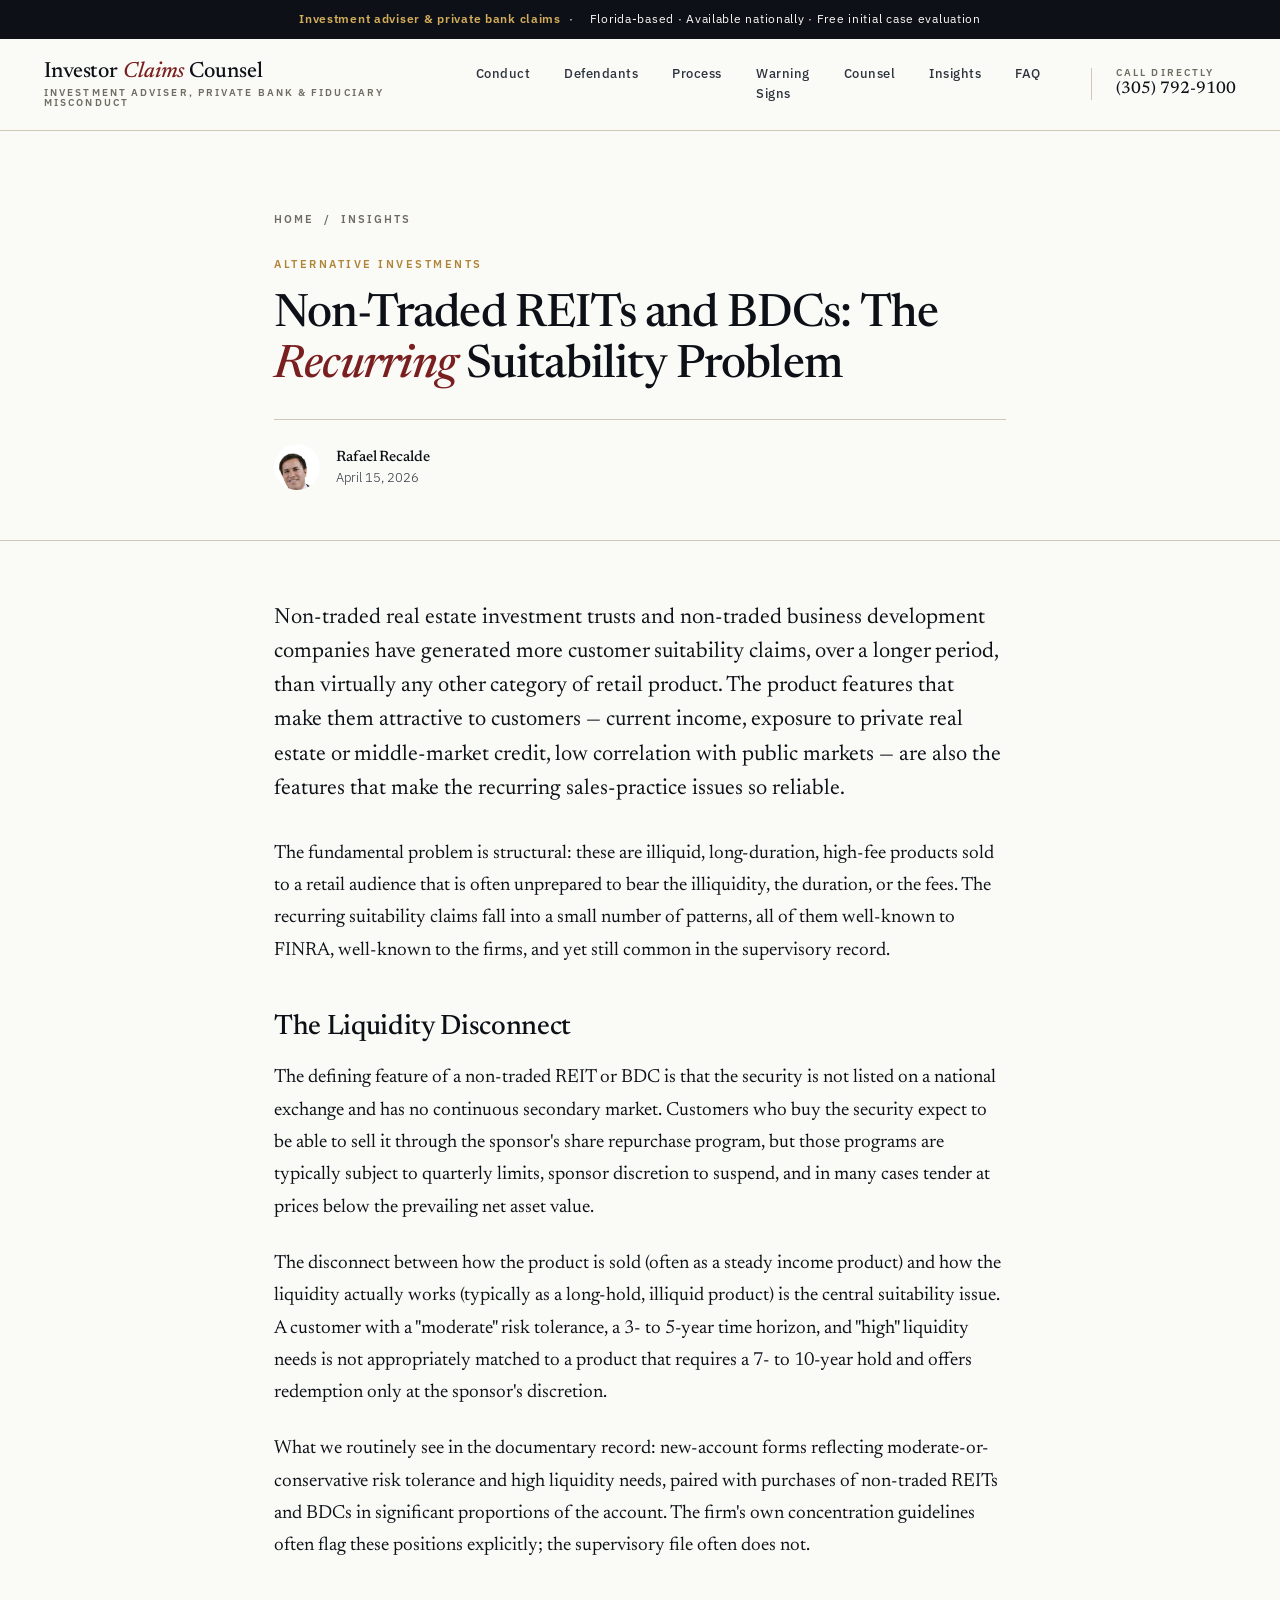
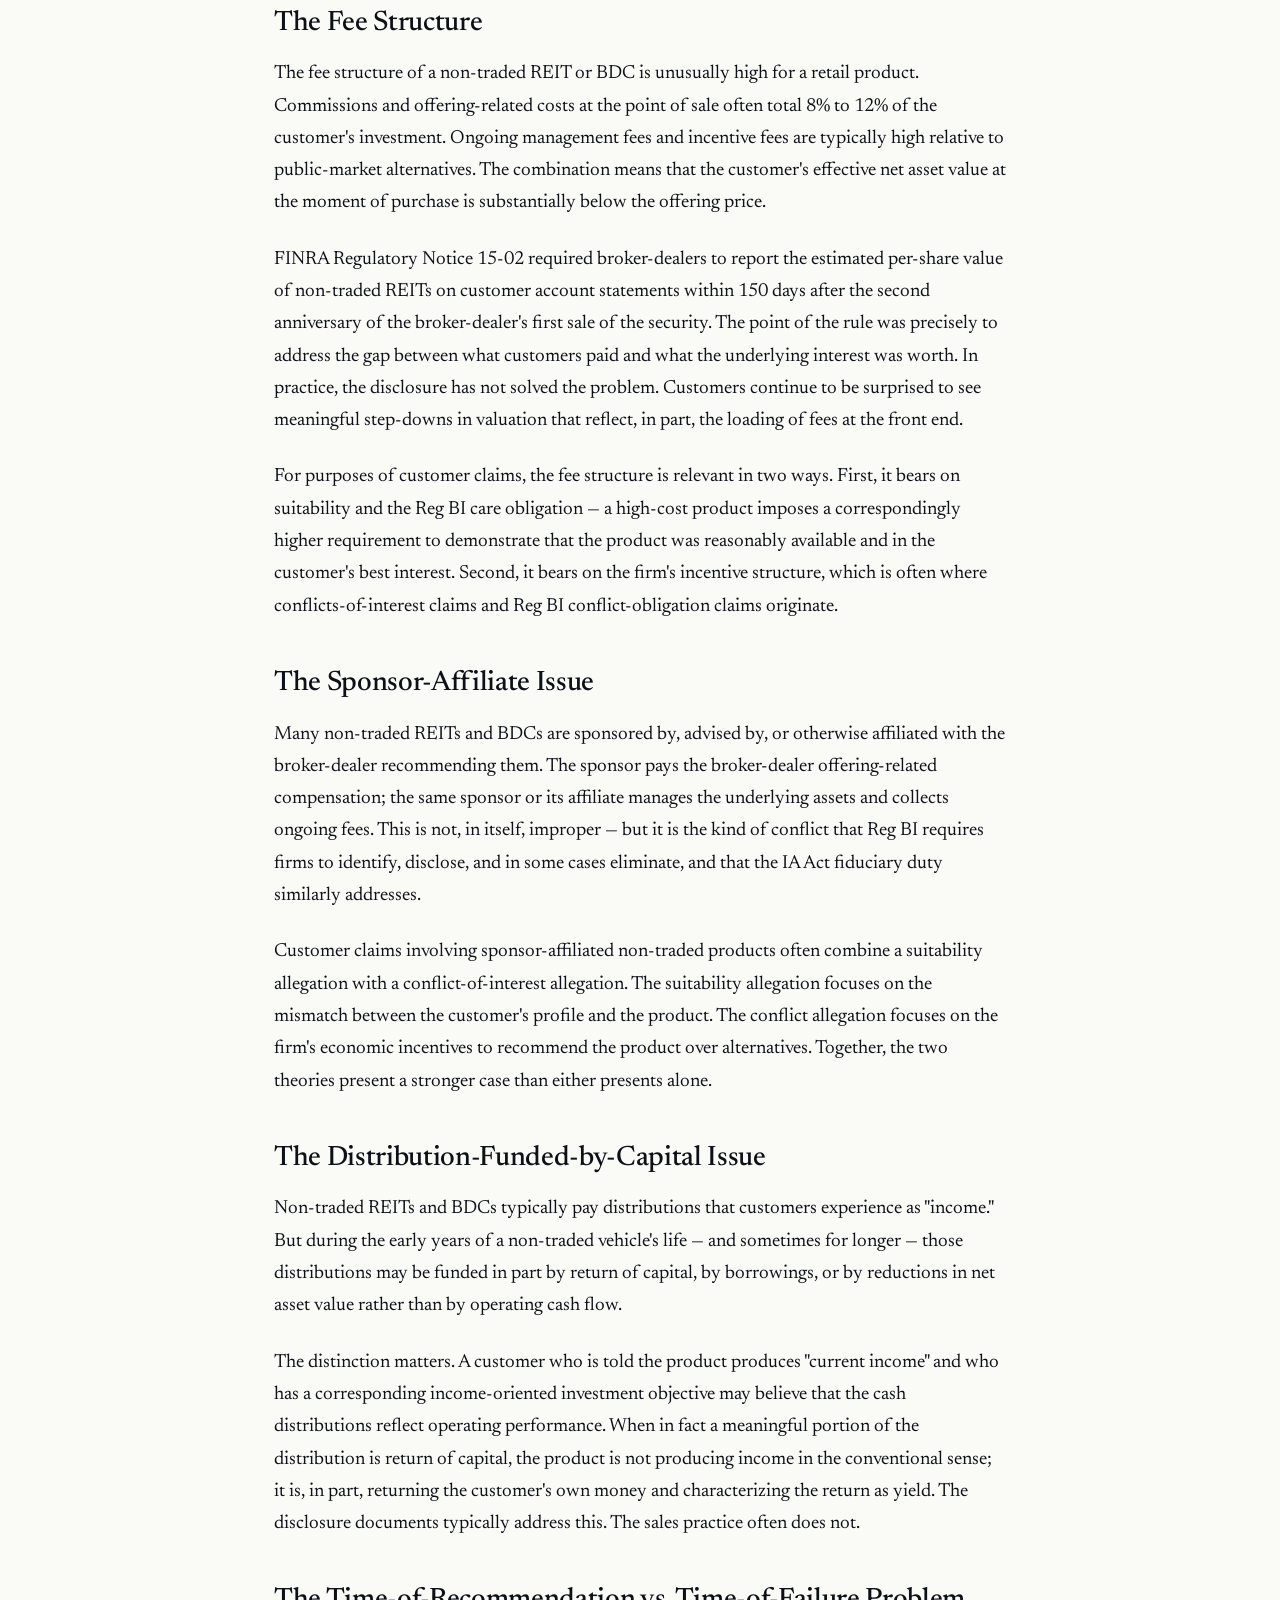
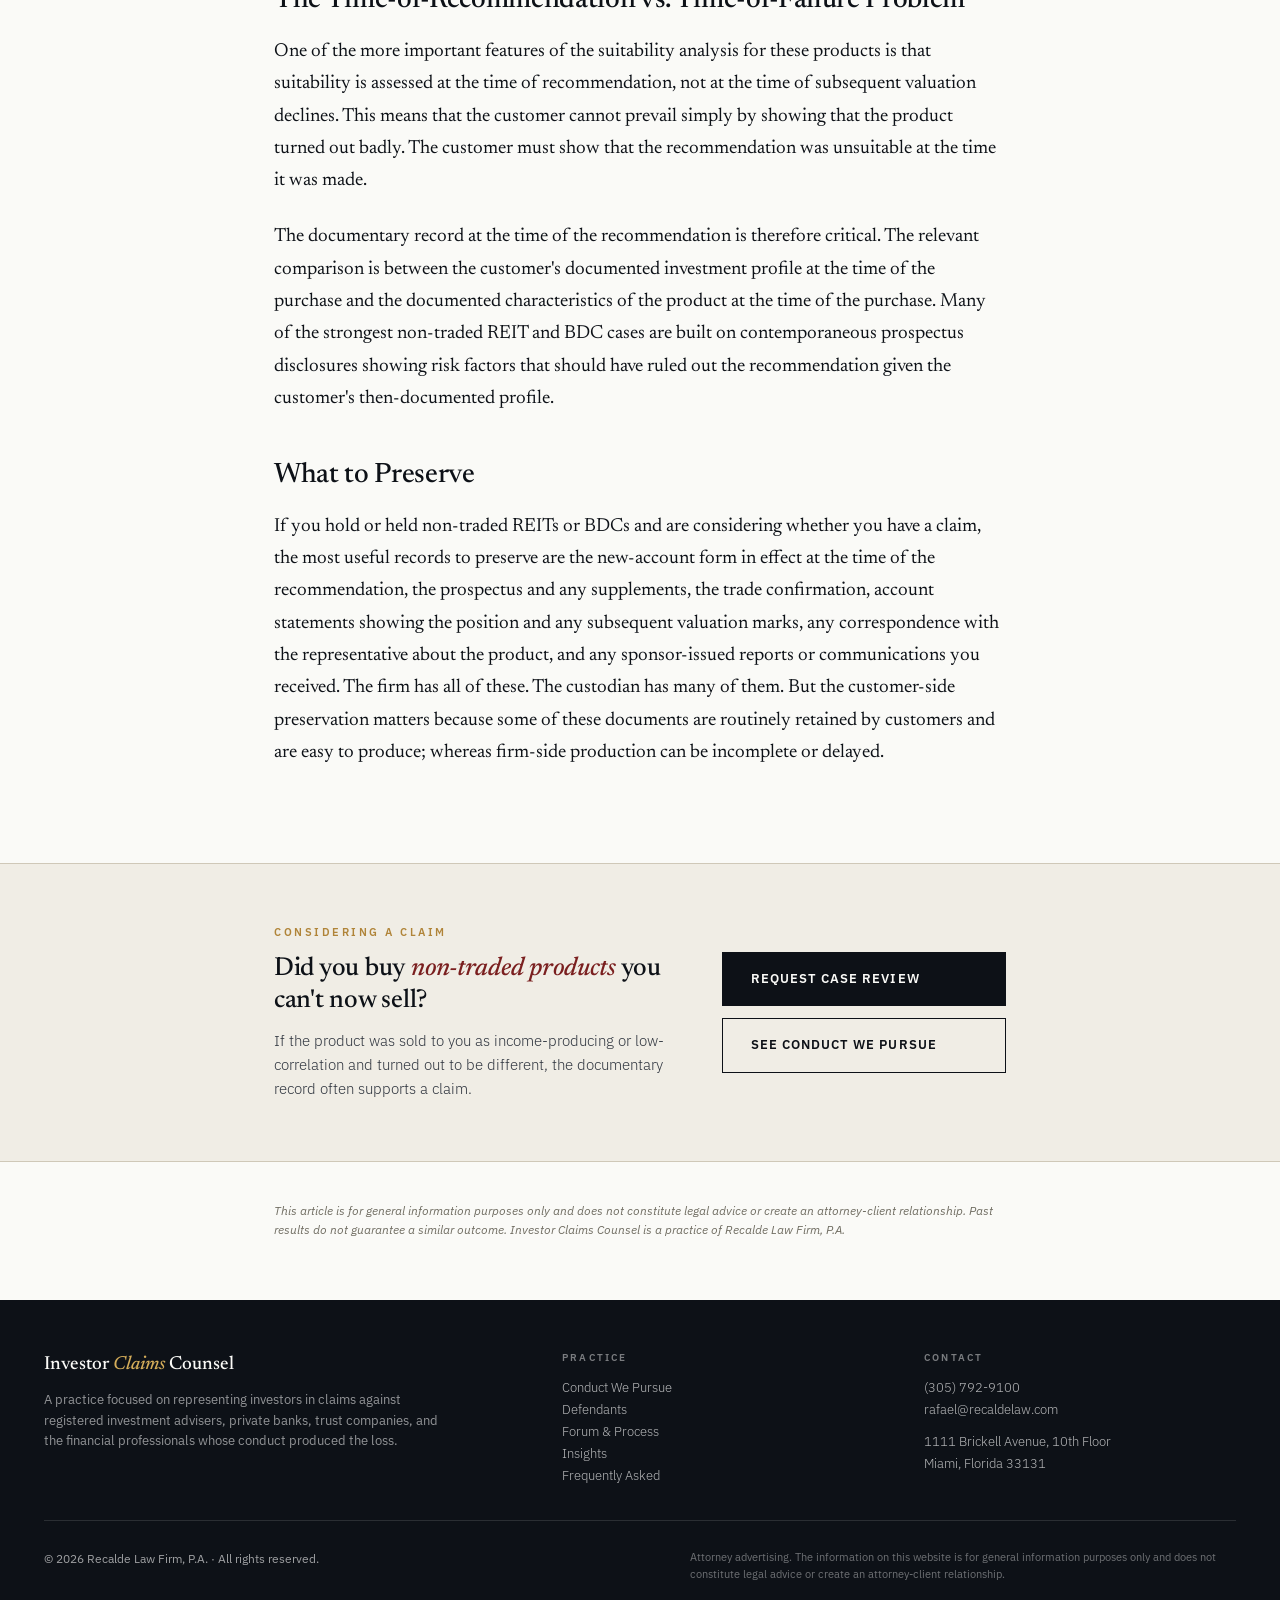
<file: non-traded-reits-and-bdcs-the-recurring-suitability-problem/index.html>
<!DOCTYPE html>
<html lang="en">
<head>
<meta charset="UTF-8">
<meta name="viewport" content="width=device-width, initial-scale=1.0">
<title>Non-Traded REITs and BDCs: The Recurring Suitability Problem &mdash; Investor Claims Counsel</title>
<meta name="description" content="Why non-traded real estate investment trusts and business development companies generate a disproportionate share of customer claims — the liquidity disconnect, the fee structure, and the recurring sales-practice issues.">
<meta property="og:title" content="Non-Traded REITs and BDCs: The Recurring Suitability Problem">
<meta property="og:description" content="Why non-traded REITs and BDCs generate a disproportionate share of customer claims — the liquidity disconnect, the fee structure, and the recurring sales-practice issues.">
<meta property="og:type" content="article">
<meta property="og:url" content="https://investorclaimscounsel.com/non-traded-reits-and-bdcs-the-recurring-suitability-problem/">
<meta property="og:image" content="https://investorclaimscounsel.com/headshot.jpg">
<meta name="twitter:card" content="summary">
<link rel="icon" href="../favicon.svg" type="image/svg+xml">
<link rel="preconnect" href="https://fonts.googleapis.com">
<link rel="preconnect" href="https://fonts.gstatic.com" crossorigin>
<link href="https://fonts.googleapis.com/css2?family=Newsreader:ital,wght@0,400;0,500;0,600;1,400;1,500&family=IBM+Plex+Sans:wght@300;400;500;600&display=swap" rel="stylesheet">
<link rel="stylesheet" href="../style.css">
<link rel="stylesheet" href="../blog.css">
<link rel="canonical" href="https://investorclaimscounsel.com/non-traded-reits-and-bdcs-the-recurring-suitability-problem/">
<script type="application/ld+json">
{
  "@context": "https://schema.org",
  "@type": "BlogPosting",
  "headline": "Non-Traded REITs and BDCs: The Recurring Suitability Problem",
  "description": "Why non-traded real estate investment trusts and business development companies generate a disproportionate share of customer claims — the liquidity disconnect, the fee structure, and the recurring sales-practice issues.",
  "url": "https://investorclaimscounsel.com/non-traded-reits-and-bdcs-the-recurring-suitability-problem/",
  "mainEntityOfPage": {
    "@type": "WebPage",
    "@id": "https://investorclaimscounsel.com/non-traded-reits-and-bdcs-the-recurring-suitability-problem/"
  },
  "datePublished": "2026-05-22",
  "dateModified": "2026-05-22",
  "author": {
    "@type": "Person",
    "name": "Rafael Recalde",
    "url": "https://investorclaimscounsel.com/#rafael"
  },
  "publisher": {
    "@type": "Organization",
    "name": "Investor Claims Counsel",
    "url": "https://investorclaimscounsel.com/"
  },
  "image": "https://investorclaimscounsel.com/headshot.jpg"
}
</script>
</head>
<body>

<div class="notice-strip">
  <span class="strong">Investment adviser &amp; private bank claims</span>·<span style="margin: 0 8px;"></span>Florida-based · Available nationally · Free initial case evaluation
</div>

<header class="topbar">
  <div class="topbar-inner">
    <a href="/" class="brand">
      <span class="brand-name">Investor <em>Claims</em> Counsel</span>
      <span class="brand-sub">Investment Adviser, Private Bank &amp; Fiduciary Misconduct</span>
    </a>
    <nav class="nav">
      <a href="/#conduct">Conduct</a>
      <a href="/#defendants">Defendants</a>
      <a href="/#process">Process</a>
      <a href="/#indicators">Warning Signs</a>
      <a href="/#counsel">Counsel</a>
      <a href="/blog/">Insights</a>
      <a href="/#faq">FAQ</a>
    </nav>
    <a href="tel:+13057929100" class="topbar-phone">
      <span class="phone-label">Call directly</span>
      (305) 792-9100
    </a>
  </div>
</header>

<header class="article-header">
  <div class="container">
    <div class="article-breadcrumb"><a href="/">Home</a> &nbsp;/&nbsp; <a href="/blog/">Insights</a></div>
    <span class="article-tag">Alternative Investments</span>
    <h1>Non-Traded REITs and BDCs: The <em>Recurring</em> Suitability Problem</h1>
    <div class="article-meta">
      <img src="../headshot.jpg" alt="Rafael Recalde">
      <div class="article-meta-text">
        <strong>Rafael Recalde</strong>
        April 15, 2026
      </div>
    </div>
  </div>
</header>

<article class="article-body">
  <div class="container">
    <div class="article-content">
      <p class="lede">Non-traded real estate investment trusts and non-traded business development companies have generated more customer suitability claims, over a longer period, than virtually any other category of retail product. The product features that make them attractive to customers &mdash; current income, exposure to private real estate or middle-market credit, low correlation with public markets &mdash; are also the features that make the recurring sales-practice issues so reliable.</p>

      <p>The fundamental problem is structural: these are illiquid, long-duration, high-fee products sold to a retail audience that is often unprepared to bear the illiquidity, the duration, or the fees. The recurring suitability claims fall into a small number of patterns, all of them well-known to FINRA, well-known to the firms, and yet still common in the supervisory record.</p>

      <h2>The Liquidity Disconnect</h2>

      <p>The defining feature of a non-traded REIT or BDC is that the security is not listed on a national exchange and has no continuous secondary market. Customers who buy the security expect to be able to sell it through the sponsor's share repurchase program, but those programs are typically subject to quarterly limits, sponsor discretion to suspend, and in many cases tender at prices below the prevailing net asset value.</p>

      <p>The disconnect between how the product is sold (often as a steady income product) and how the liquidity actually works (typically as a long-hold, illiquid product) is the central suitability issue. A customer with a "moderate" risk tolerance, a 3- to 5-year time horizon, and "high" liquidity needs is not appropriately matched to a product that requires a 7- to 10-year hold and offers redemption only at the sponsor's discretion.</p>

      <p>What we routinely see in the documentary record: new-account forms reflecting moderate-or-conservative risk tolerance and high liquidity needs, paired with purchases of non-traded REITs and BDCs in significant proportions of the account. The firm's own concentration guidelines often flag these positions explicitly; the supervisory file often does not.</p>

      <h2>The Fee Structure</h2>

      <p>The fee structure of a non-traded REIT or BDC is unusually high for a retail product. Commissions and offering-related costs at the point of sale often total 8% to 12% of the customer's investment. Ongoing management fees and incentive fees are typically high relative to public-market alternatives. The combination means that the customer's effective net asset value at the moment of purchase is substantially below the offering price.</p>

      <p>FINRA Regulatory Notice 15-02 required broker-dealers to report the estimated per-share value of non-traded REITs on customer account statements within 150 days after the second anniversary of the broker-dealer's first sale of the security. The point of the rule was precisely to address the gap between what customers paid and what the underlying interest was worth. In practice, the disclosure has not solved the problem. Customers continue to be surprised to see meaningful step-downs in valuation that reflect, in part, the loading of fees at the front end.</p>

      <p>For purposes of customer claims, the fee structure is relevant in two ways. First, it bears on suitability and the Reg BI care obligation &mdash; a high-cost product imposes a correspondingly higher requirement to demonstrate that the product was reasonably available and in the customer's best interest. Second, it bears on the firm's incentive structure, which is often where conflicts-of-interest claims and Reg BI conflict-obligation claims originate.</p>

      <h2>The Sponsor-Affiliate Issue</h2>

      <p>Many non-traded REITs and BDCs are sponsored by, advised by, or otherwise affiliated with the broker-dealer recommending them. The sponsor pays the broker-dealer offering-related compensation; the same sponsor or its affiliate manages the underlying assets and collects ongoing fees. This is not, in itself, improper &mdash; but it is the kind of conflict that Reg BI requires firms to identify, disclose, and in some cases eliminate, and that the IA Act fiduciary duty similarly addresses.</p>

      <p>Customer claims involving sponsor-affiliated non-traded products often combine a suitability allegation with a conflict-of-interest allegation. The suitability allegation focuses on the mismatch between the customer's profile and the product. The conflict allegation focuses on the firm's economic incentives to recommend the product over alternatives. Together, the two theories present a stronger case than either presents alone.</p>

      <h2>The Distribution-Funded-by-Capital Issue</h2>

      <p>Non-traded REITs and BDCs typically pay distributions that customers experience as "income." But during the early years of a non-traded vehicle's life &mdash; and sometimes for longer &mdash; those distributions may be funded in part by return of capital, by borrowings, or by reductions in net asset value rather than by operating cash flow.</p>

      <p>The distinction matters. A customer who is told the product produces "current income" and who has a corresponding income-oriented investment objective may believe that the cash distributions reflect operating performance. When in fact a meaningful portion of the distribution is return of capital, the product is not producing income in the conventional sense; it is, in part, returning the customer's own money and characterizing the return as yield. The disclosure documents typically address this. The sales practice often does not.</p>

      <h2>The Time-of-Recommendation vs. Time-of-Failure Problem</h2>

      <p>One of the more important features of the suitability analysis for these products is that suitability is assessed at the time of recommendation, not at the time of subsequent valuation declines. This means that the customer cannot prevail simply by showing that the product turned out badly. The customer must show that the recommendation was unsuitable at the time it was made.</p>

      <p>The documentary record at the time of the recommendation is therefore critical. The relevant comparison is between the customer's documented investment profile at the time of the purchase and the documented characteristics of the product at the time of the purchase. Many of the strongest non-traded REIT and BDC cases are built on contemporaneous prospectus disclosures showing risk factors that should have ruled out the recommendation given the customer's then-documented profile.</p>

      <h2>What to Preserve</h2>

      <p>If you hold or held non-traded REITs or BDCs and are considering whether you have a claim, the most useful records to preserve are the new-account form in effect at the time of the recommendation, the prospectus and any supplements, the trade confirmation, account statements showing the position and any subsequent valuation marks, any correspondence with the representative about the product, and any sponsor-issued reports or communications you received. The firm has all of these. The custodian has many of them. But the customer-side preservation matters because some of these documents are routinely retained by customers and are easy to produce; whereas firm-side production can be incomplete or delayed.</p>
    </div>
  </div>
</article>

<section class="article-cta">
  <div class="container">
    <div>
      <div class="label">Considering a claim</div>
      <h3>Did you buy <em>non-traded products</em> you can't now sell?</h3>
      <p>If the product was sold to you as income-producing or low-correlation and turned out to be different, the documentary record often supports a claim.</p>
    </div>
    <div class="article-cta-actions">
      <a href="/#engage" class="btn btn-primary">Request Case Review</a>
      <a href="/#conduct" class="btn btn-ghost">See Conduct We Pursue</a>
    </div>
  </div>
</section>

<section class="article-disclaimer">
  <div class="container">
    <p>This article is for general information purposes only and does not constitute legal advice or create an attorney-client relationship. Past results do not guarantee a similar outcome. Investor Claims Counsel is a practice of Recalde Law Firm, P.A.</p>
  </div>
</section>

<footer>
  <div class="footer-inner">
    <div class="footer-top">
      <div>
        <div class="footer-brand-line">Investor <em>Claims</em> Counsel</div>
        <div class="footer-tagline">A practice focused on representing investors in claims against registered investment advisers, private banks, trust companies, and the financial professionals whose conduct produced the loss.</div>
      </div>
      <div class="footer-col">
        <div class="footer-col-label">Practice</div>
        <a href="/#conduct">Conduct We Pursue</a>
        <a href="/#defendants">Defendants</a>
        <a href="/#process">Forum &amp; Process</a>
        <a href="/blog/">Insights</a>
        <a href="/#faq">Frequently Asked</a>
      </div>
      <div class="footer-col">
        <div class="footer-col-label">Contact</div>
        <a href="tel:+13057929100">(305) 792-9100</a>
        <a href="mailto:rafael@recaldelaw.com">rafael@recaldelaw.com</a>
        <p style="margin-top: 10px;">1111 Brickell Avenue, 10th Floor<br>Miami, Florida 33131</p>
      </div>
    </div>
    <div class="footer-bottom">
      <div>© 2026 Recalde Law Firm, P.A. · All rights reserved.</div>
      <div class="disclaimer">Attorney advertising. The information on this website is for general information purposes only and does not constitute legal advice or create an attorney-client relationship.</div>
    </div>
  </div>
</footer>

</body>
</html>
</file>
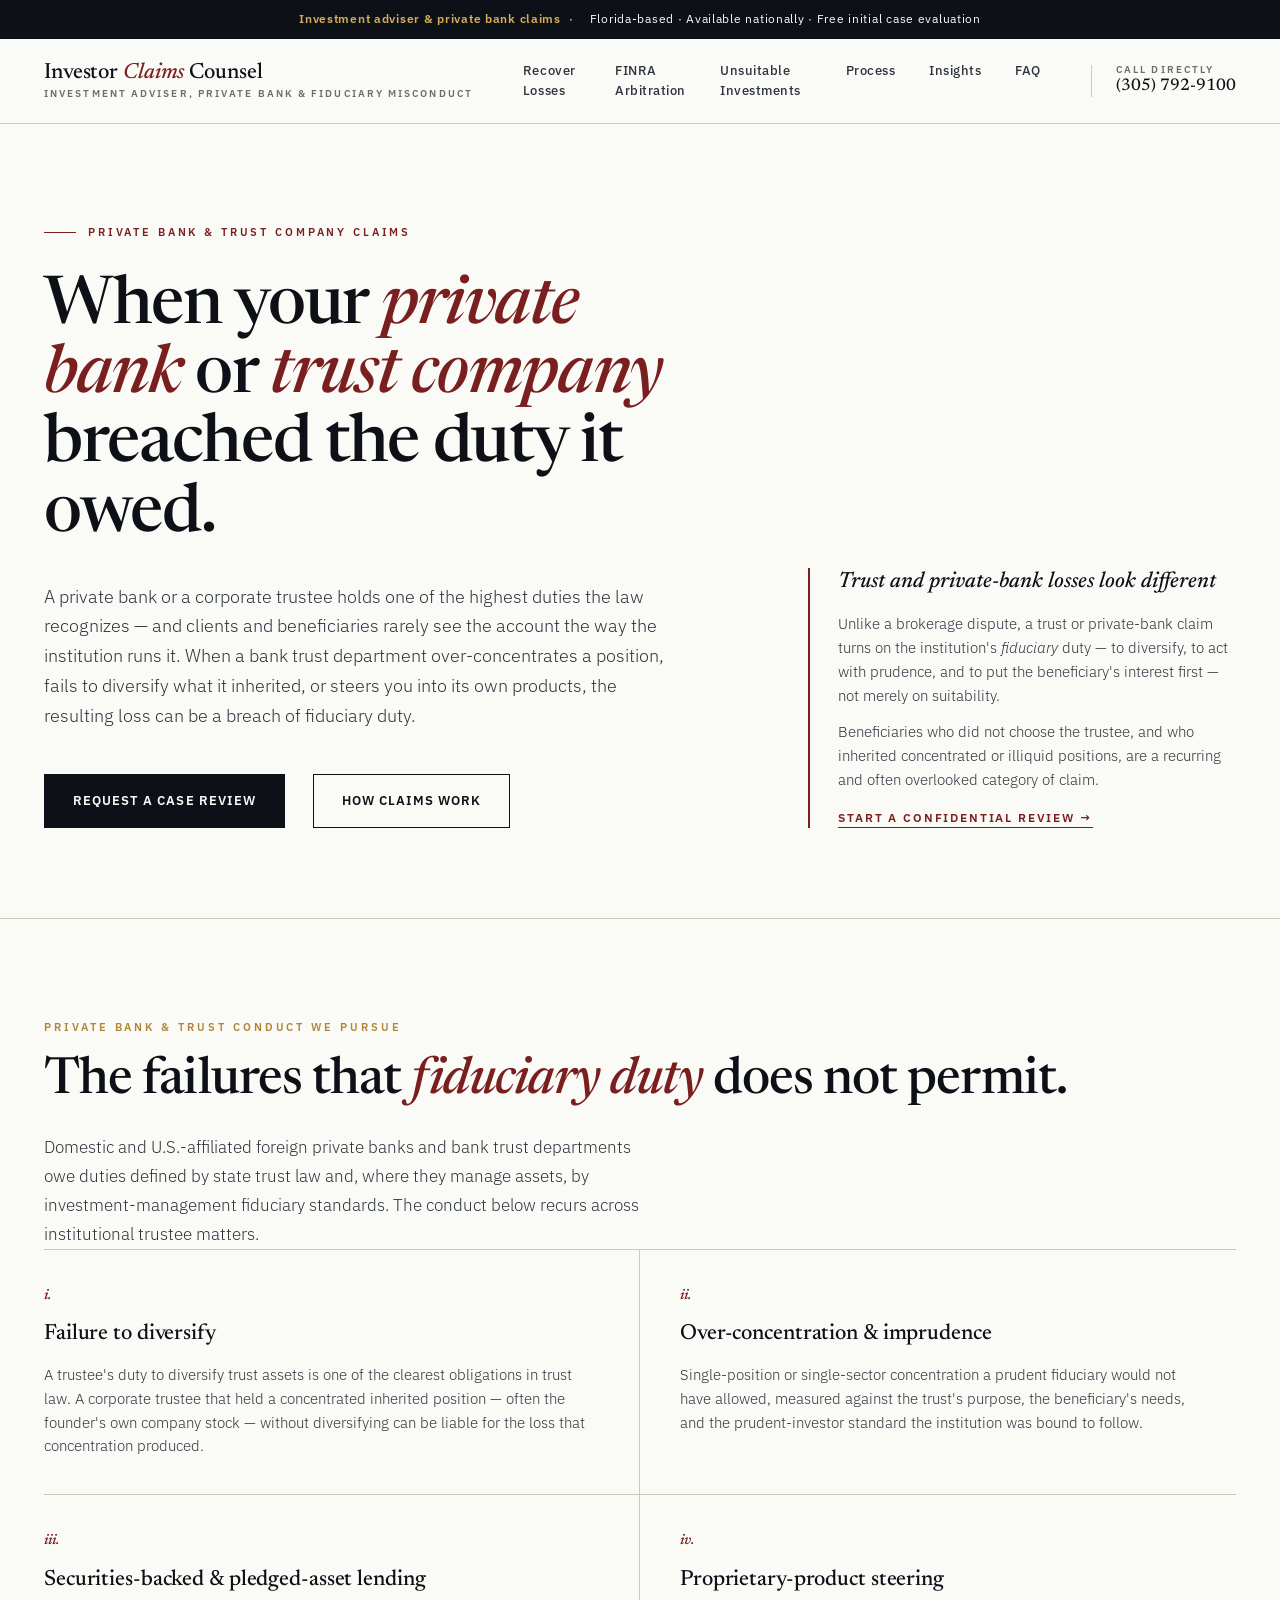
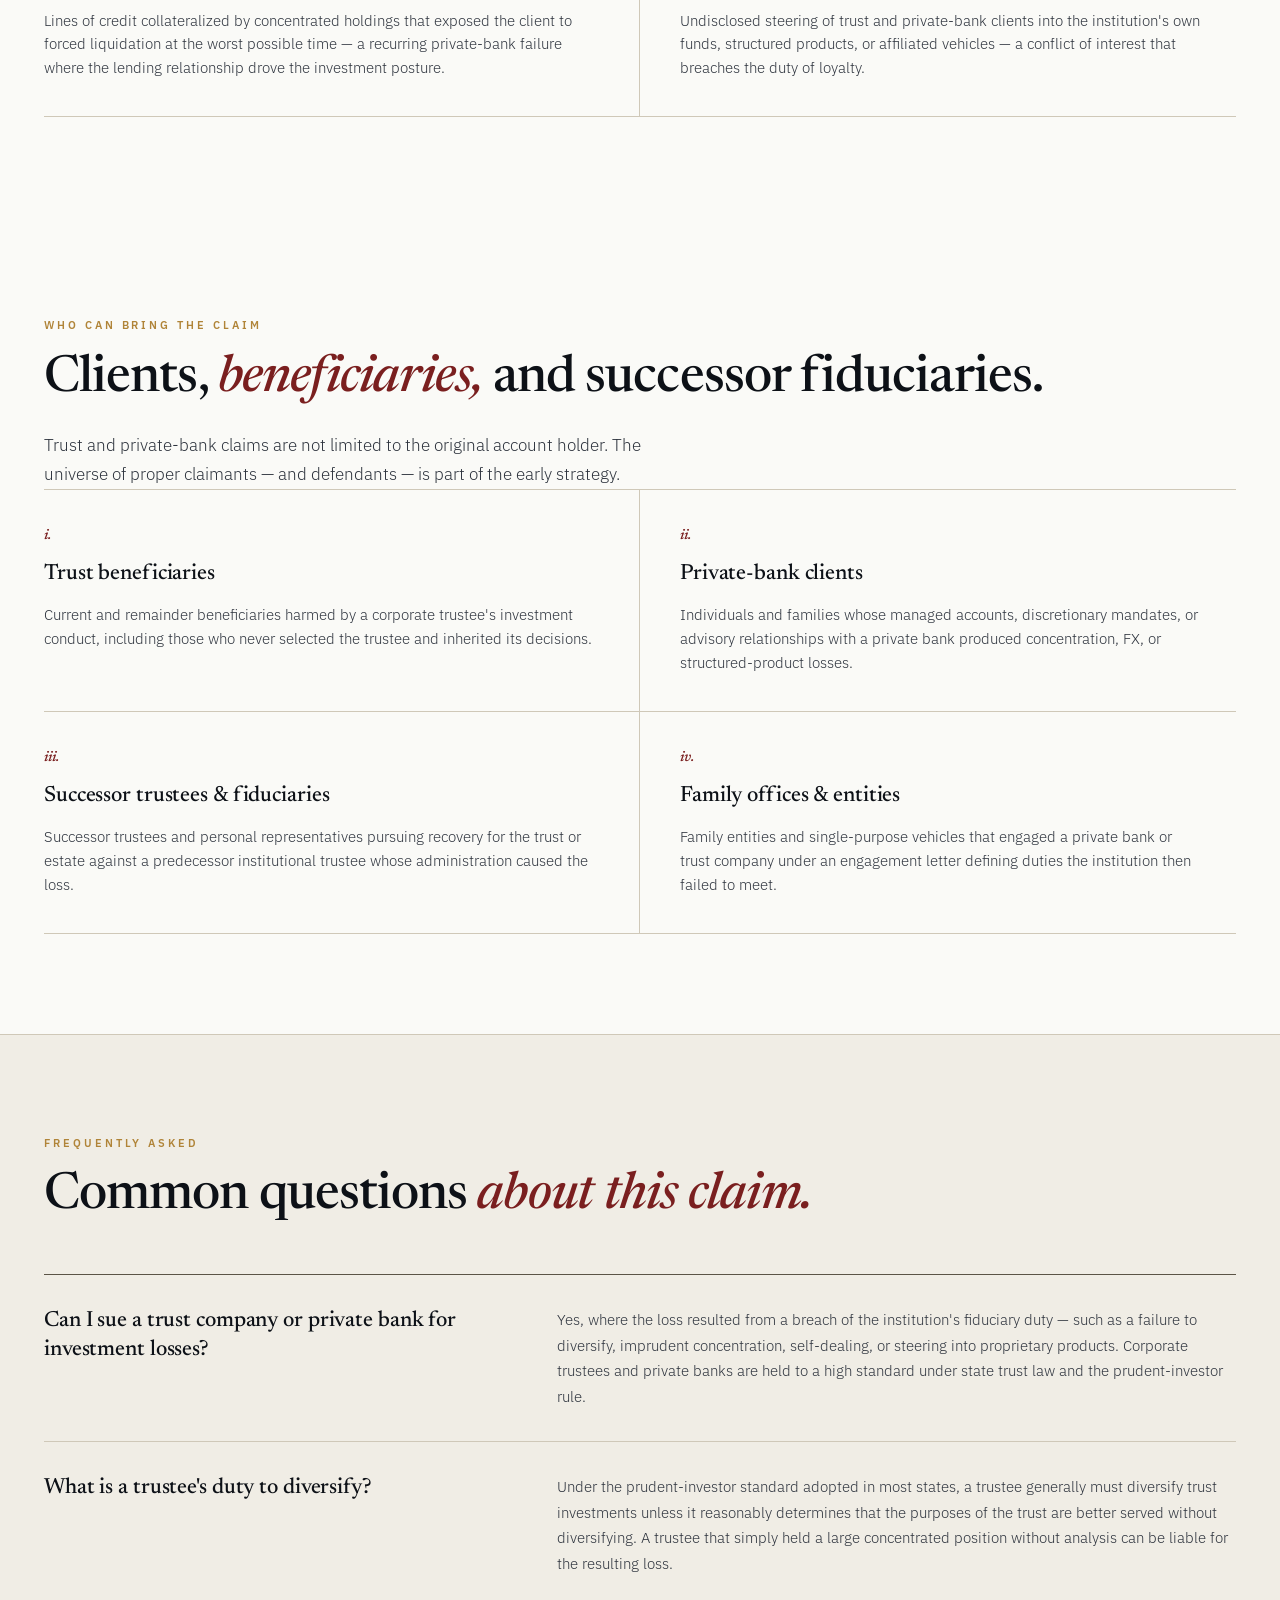
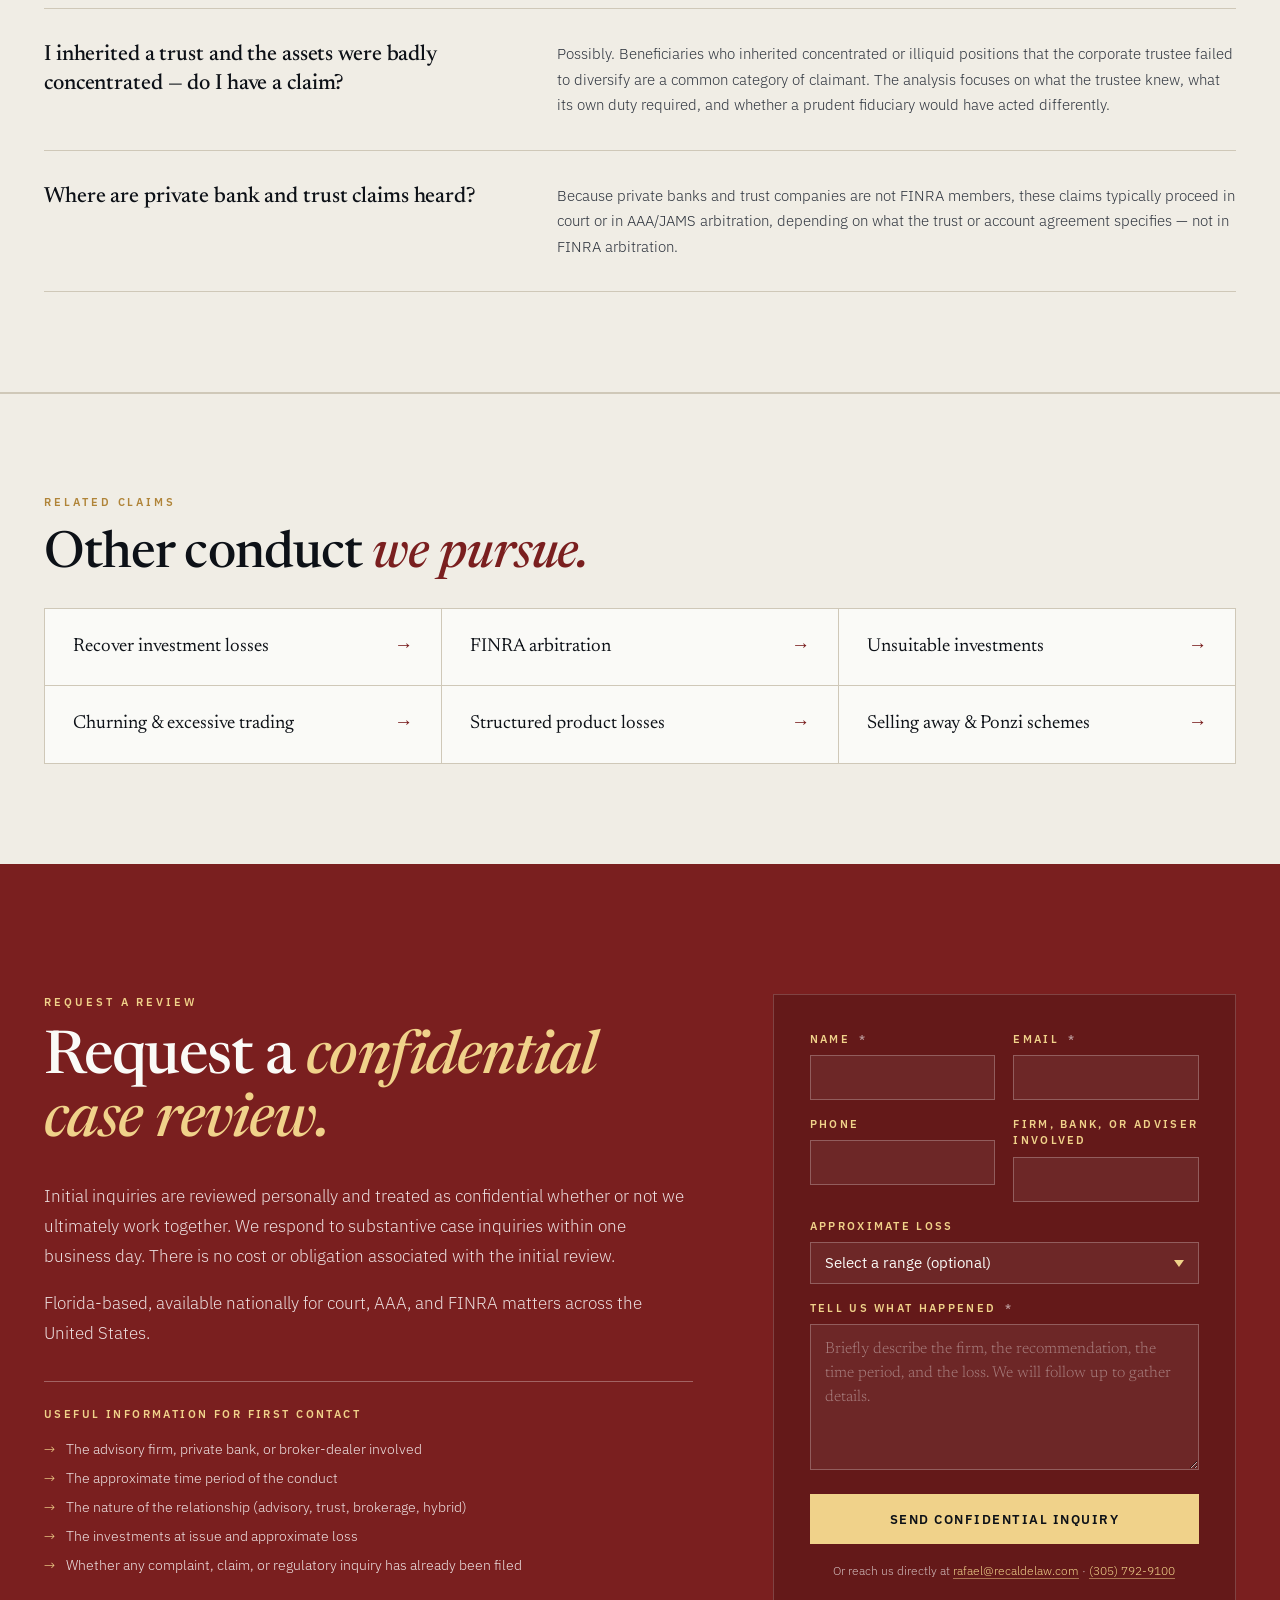
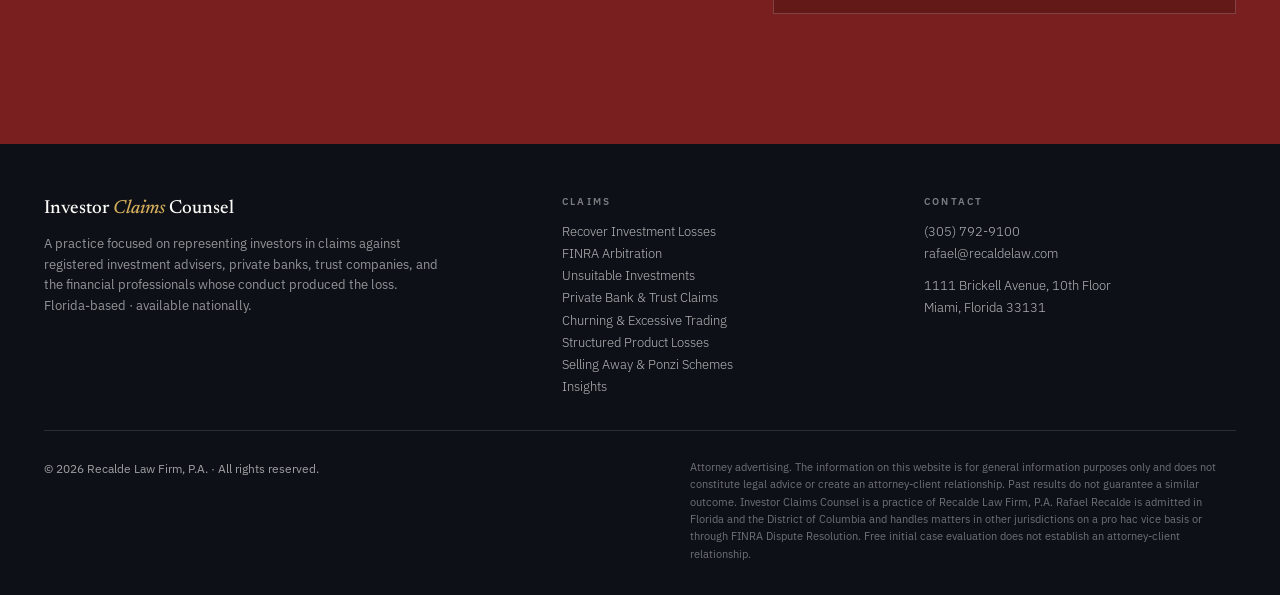
<file: private-bank-trust-misconduct/index.html>
<!DOCTYPE html>
<html lang="en">
<head>
<meta charset="UTF-8">
<meta name="viewport" content="width=device-width, initial-scale=1.0">
<title>Private Bank &amp; Trust Company Misconduct Claims | Investor Claims Counsel</title>
<meta name="description" content="Attorney for beneficiaries and clients harmed by private bank or trust company misconduct — over-concentration, failure to diversify, securities-backed lending, and breach of fiduciary duty to beneficiaries. Free case review.">
<link rel="canonical" href="https://investorclaimscounsel.com/private-bank-trust-misconduct/">
<meta property="og:title" content="Private Bank & Trust Company Misconduct Claims | Investor Claims Counsel">
<meta property="og:description" content="Attorney for beneficiaries and clients harmed by private bank or trust company misconduct — over-concentration, failure to diversify, securities-backed lending, and breach of fiduciary duty to beneficiaries. Free case review.">
<meta property="og:type" content="website">
<meta property="og:url" content="https://investorclaimscounsel.com/private-bank-trust-misconduct/">
<meta property="og:image" content="https://investorclaimscounsel.com/headshot.jpg">
<meta name="twitter:card" content="summary">
<link rel="icon" href="/favicon.svg" type="image/svg+xml">
<link rel="preconnect" href="https://fonts.googleapis.com">
<link rel="preconnect" href="https://fonts.gstatic.com" crossorigin>
<link href="https://fonts.googleapis.com/css2?family=Newsreader:ital,wght@0,400;0,500;0,600;1,400;1,500&family=IBM+Plex+Sans:wght@300;400;500;600&display=swap" rel="stylesheet">
<link rel="stylesheet" href="/style.css">
<script type="application/ld+json">
{
  "@context": "https://schema.org",
  "@graph": [
    {
      "@type": "LegalService",
      "name": "Private Bank & Trust Claims — Investor Claims Counsel",
      "description": "Attorney for beneficiaries and clients harmed by private bank or trust company misconduct — over-concentration, failure to diversify, securities-backed lending, and breach of fiduciary duty to beneficiaries. Free case review.",
      "url": "https://investorclaimscounsel.com/private-bank-trust-misconduct/",
      "telephone": "+1-305-792-9100",
      "email": "rafael@recaldelaw.com",
      "areaServed": "US",
      "provider": {
        "@type": "Attorney",
        "name": "Rafael Recalde",
        "url": "https://investorclaimscounsel.com/#rafael"
      },
      "address": {
        "@type": "PostalAddress",
        "streetAddress": "1111 Brickell Avenue, 10th Floor",
        "addressLocality": "Miami",
        "addressRegion": "FL",
        "postalCode": "33131",
        "addressCountry": "US"
      }
    },
    {
      "@type": "BreadcrumbList",
      "itemListElement": [
        {
          "@type": "ListItem",
          "position": 1,
          "name": "Home",
          "item": "https://investorclaimscounsel.com/"
        },
        {
          "@type": "ListItem",
          "position": 2,
          "name": "Private Bank & Trust Claims",
          "item": "https://investorclaimscounsel.com/private-bank-trust-misconduct/"
        }
      ]
    },
    {
      "@type": "FAQPage",
      "mainEntity": [
        {
          "@type": "Question",
          "name": "Can I sue a trust company or private bank for investment losses?",
          "acceptedAnswer": {
            "@type": "Answer",
            "text": "Yes, where the loss resulted from a breach of the institution's fiduciary duty — such as a failure to diversify, imprudent concentration, self-dealing, or steering into proprietary products. Corporate trustees and private banks are held to a high standard under state trust law and the prudent-investor rule."
          }
        },
        {
          "@type": "Question",
          "name": "What is a trustee's duty to diversify?",
          "acceptedAnswer": {
            "@type": "Answer",
            "text": "Under the prudent-investor standard adopted in most states, a trustee generally must diversify trust investments unless it reasonably determines that the purposes of the trust are better served without diversifying. A trustee that simply held a large concentrated position without analysis can be liable for the resulting loss."
          }
        },
        {
          "@type": "Question",
          "name": "I inherited a trust and the assets were badly concentrated — do I have a claim?",
          "acceptedAnswer": {
            "@type": "Answer",
            "text": "Possibly. Beneficiaries who inherited concentrated or illiquid positions that the corporate trustee failed to diversify are a common category of claimant. The analysis focuses on what the trustee knew, what its own duty required, and whether a prudent fiduciary would have acted differently."
          }
        },
        {
          "@type": "Question",
          "name": "Where are private bank and trust claims heard?",
          "acceptedAnswer": {
            "@type": "Answer",
            "text": "Because private banks and trust companies are not FINRA members, these claims typically proceed in court or in AAA/JAMS arbitration, depending on what the trust or account agreement specifies — not in FINRA arbitration."
          }
        }
      ]
    }
  ]
}
</script>
</head>
<body>

<div class="notice-strip">
  <span class="strong">Investment adviser &amp; private bank claims</span>·<span style="margin: 0 8px;"></span>Florida-based · Available nationally · Free initial case evaluation
</div>

<header class="topbar">
  <div class="topbar-inner">
    <a href="/" class="brand">
      <span class="brand-name">Investor <em>Claims</em> Counsel</span>
      <span class="brand-sub">Investment Adviser, Private Bank &amp; Fiduciary Misconduct</span>
    </a>
    <nav class="nav">
      <a href="/recover-investment-losses/">Recover Losses</a>
      <a href="/finra-arbitration-lawyer/">FINRA Arbitration</a>
      <a href="/unsuitable-investment-claims/">Unsuitable Investments</a>
      <a href="/#process">Process</a>
      <a href="/blog/">Insights</a>
      <a href="/#faq">FAQ</a>
    </nav>
    <a href="tel:+13057929100" class="topbar-phone">
      <span class="phone-label">Call directly</span>
      (305) 792-9100
    </a>
  </div>
</header>

<section class="hero">
  <div class="hero-inner">
    <div>
      <div class="hero-eyebrow">Private bank &amp; trust company claims</div>
      <h1>When your <em>private bank</em> or <em>trust company</em> breached the duty it owed.</h1>
      <p class="hero-sub">A private bank or a corporate trustee holds one of the highest duties the law recognizes — and clients and beneficiaries rarely see the account the way the institution runs it. When a bank trust department over-concentrates a position, fails to diversify what it inherited, or steers you into its own products, the resulting loss can be a breach of fiduciary duty.</p>
      <div class="hero-cta-row">
        <a href="#engage" class="btn btn-primary">Request a Case Review</a>
        <a href="/#process" class="btn btn-ghost">How Claims Work</a>
      </div>
    </div>
    <aside class="hero-side">
      <h3>Trust and private-bank losses look different</h3>
      <p>Unlike a brokerage dispute, a trust or private-bank claim turns on the institution's <em>fiduciary</em> duty — to diversify, to act with prudence, and to put the beneficiary's interest first — not merely on suitability.</p><p>Beneficiaries who did not choose the trustee, and who inherited concentrated or illiquid positions, are a recurring and often overlooked category of claim.</p>
      <a href="#engage" class="more">Start a confidential review →</a>
    </aside>
  </div>
</section>

<section>
  <div class="container">
    <div class="section-eyebrow">Private Bank &amp; Trust Conduct We Pursue</div>
    <h2 class="section-title">The failures that <em>fiduciary duty</em> does not permit.</h2>
    <p class="section-lead">Domestic and U.S.-affiliated foreign private banks and bank trust departments owe duties defined by state trust law and, where they manage assets, by investment-management fiduciary standards. The conduct below recurs across institutional trustee matters.</p>
<div class="conduct-grid">
      <div class="conduct-item">
        <div class="conduct-num">i.</div>
        <h4>Failure to diversify</h4>
        <p>A trustee's duty to diversify trust assets is one of the clearest obligations in trust law. A corporate trustee that held a concentrated inherited position — often the founder's own company stock — without diversifying can be liable for the loss that concentration produced.</p>
      </div>
      <div class="conduct-item">
        <div class="conduct-num">ii.</div>
        <h4>Over-concentration &amp; imprudence</h4>
        <p>Single-position or single-sector concentration a prudent fiduciary would not have allowed, measured against the trust's purpose, the beneficiary's needs, and the prudent-investor standard the institution was bound to follow.</p>
      </div>
      <div class="conduct-item">
        <div class="conduct-num">iii.</div>
        <h4>Securities-backed &amp; pledged-asset lending</h4>
        <p>Lines of credit collateralized by concentrated holdings that exposed the client to forced liquidation at the worst possible time — a recurring private-bank failure where the lending relationship drove the investment posture.</p>
      </div>
      <div class="conduct-item">
        <div class="conduct-num">iv.</div>
        <h4>Proprietary-product steering</h4>
        <p>Undisclosed steering of trust and private-bank clients into the institution's own funds, structured products, or affiliated vehicles — a conflict of interest that breaches the duty of loyalty.</p>
      </div>
    </div>
  </div>
</section>

<section>
  <div class="container">
    <div class="section-eyebrow">Who Can Bring the Claim</div>
    <h2 class="section-title">Clients, <em>beneficiaries,</em> and successor fiduciaries.</h2>
    <p class="section-lead">Trust and private-bank claims are not limited to the original account holder. The universe of proper claimants — and defendants — is part of the early strategy.</p>
<div class="conduct-grid">
      <div class="conduct-item">
        <div class="conduct-num">i.</div>
        <h4>Trust beneficiaries</h4>
        <p>Current and remainder beneficiaries harmed by a corporate trustee's investment conduct, including those who never selected the trustee and inherited its decisions.</p>
      </div>
      <div class="conduct-item">
        <div class="conduct-num">ii.</div>
        <h4>Private-bank clients</h4>
        <p>Individuals and families whose managed accounts, discretionary mandates, or advisory relationships with a private bank produced concentration, FX, or structured-product losses.</p>
      </div>
      <div class="conduct-item">
        <div class="conduct-num">iii.</div>
        <h4>Successor trustees &amp; fiduciaries</h4>
        <p>Successor trustees and personal representatives pursuing recovery for the trust or estate against a predecessor institutional trustee whose administration caused the loss.</p>
      </div>
      <div class="conduct-item">
        <div class="conduct-num">iv.</div>
        <h4>Family offices &amp; entities</h4>
        <p>Family entities and single-purpose vehicles that engaged a private bank or trust company under an engagement letter defining duties the institution then failed to meet.</p>
      </div>
    </div>
  </div>
</section>

<section class="faq">
  <div class="container">
    <div class="section-eyebrow">Frequently Asked</div>
    <h2 class="section-title">Common questions <em>about this claim.</em></h2>
    <div class="faq-list">
      <div class="faq-item">
        <div class="faq-q">Can I sue a trust company or private bank for investment losses?</div>
        <div class="faq-a">Yes, where the loss resulted from a breach of the institution's fiduciary duty — such as a failure to diversify, imprudent concentration, self-dealing, or steering into proprietary products. Corporate trustees and private banks are held to a high standard under state trust law and the prudent-investor rule.</div>
      </div>
      <div class="faq-item">
        <div class="faq-q">What is a trustee's duty to diversify?</div>
        <div class="faq-a">Under the prudent-investor standard adopted in most states, a trustee generally must diversify trust investments unless it reasonably determines that the purposes of the trust are better served without diversifying. A trustee that simply held a large concentrated position without analysis can be liable for the resulting loss.</div>
      </div>
      <div class="faq-item">
        <div class="faq-q">I inherited a trust and the assets were badly concentrated — do I have a claim?</div>
        <div class="faq-a">Possibly. Beneficiaries who inherited concentrated or illiquid positions that the corporate trustee failed to diversify are a common category of claimant. The analysis focuses on what the trustee knew, what its own duty required, and whether a prudent fiduciary would have acted differently.</div>
      </div>
      <div class="faq-item">
        <div class="faq-q">Where are private bank and trust claims heard?</div>
        <div class="faq-a">Because private banks and trust companies are not FINRA members, these claims typically proceed in court or in AAA/JAMS arbitration, depending on what the trust or account agreement specifies — not in FINRA arbitration.</div>
      </div>
    </div>
  </div>
</section>

<section class="related">
  <div class="container">
    <div class="section-eyebrow">Related Claims</div>
    <h2 class="section-title">Other conduct <em>we pursue.</em></h2>
    <div class="related-grid">
      <a class="related-claim" href="/recover-investment-losses/">Recover investment losses <span>→</span></a><a class="related-claim" href="/finra-arbitration-lawyer/">FINRA arbitration <span>→</span></a><a class="related-claim" href="/unsuitable-investment-claims/">Unsuitable investments <span>→</span></a><a class="related-claim" href="/churning-excessive-trading/">Churning &amp; excessive trading <span>→</span></a><a class="related-claim" href="/structured-product-losses/">Structured product losses <span>→</span></a><a class="related-claim" href="/selling-away-ponzi-claims/">Selling away &amp; Ponzi schemes <span>→</span></a>
    </div>
  </div>
</section>

<section id="engage" class="engage">
  <div class="container">
    <div class="engage-grid">
      <div>
        <div class="section-eyebrow" style="color: #f0d28a;">Request a Review</div>
        <h2>Request a <em>confidential case review.</em></h2>
        <p>Initial inquiries are reviewed personally and treated as confidential whether or not we ultimately work together. We respond to substantive case inquiries within one business day. There is no cost or obligation associated with the initial review.</p>
        <p>Florida-based, available nationally for court, AAA, and FINRA matters across the United States.</p>
        <div class="engage-checklist">
          <div class="label">Useful information for first contact</div>
          <ul>
            <li>The advisory firm, private bank, or broker-dealer involved</li>
            <li>The approximate time period of the conduct</li>
            <li>The nature of the relationship (advisory, trust, brokerage, hybrid)</li>
            <li>The investments at issue and approximate loss</li>
            <li>Whether any complaint, claim, or regulatory inquiry has already been filed</li>
          </ul>
        </div>
      </div>
      <div>
        <form class="case-form" action="https://formspree.io/f/mqegejrg" method="POST">
          <input type="hidden" name="_subject" value="Investor Claims Counsel — New case inquiry">
          <input type="text" name="_gotcha" tabindex="-1" autocomplete="off" aria-hidden="true" class="case-form-honeypot">
          <div class="case-form-row">
            <div class="case-form-field">
              <label for="cf-name">Name <span>*</span></label>
              <input type="text" id="cf-name" name="name" required autocomplete="name">
            </div>
            <div class="case-form-field">
              <label for="cf-email">Email <span>*</span></label>
              <input type="email" id="cf-email" name="email" required autocomplete="email">
            </div>
          </div>
          <div class="case-form-row">
            <div class="case-form-field">
              <label for="cf-phone">Phone</label>
              <input type="tel" id="cf-phone" name="phone" autocomplete="tel">
            </div>
            <div class="case-form-field">
              <label for="cf-firm">Firm, bank, or adviser involved</label>
              <input type="text" id="cf-firm" name="firm_or_adviser">
            </div>
          </div>
          <div class="case-form-field">
            <label for="cf-loss">Approximate loss</label>
            <select id="cf-loss" name="approximate_loss">
              <option value="">Select a range (optional)</option>
              <option value="Under $100,000">Under $100,000</option>
              <option value="$100,000 – $500,000">$100,000 – $500,000</option>
              <option value="$500,000 – $2,000,000">$500,000 – $2,000,000</option>
              <option value="Over $2,000,000">Over $2,000,000</option>
              <option value="Prefer not to say">Prefer not to say</option>
            </select>
          </div>
          <div class="case-form-field">
            <label for="cf-message">Tell us what happened <span>*</span></label>
            <textarea id="cf-message" name="message" rows="5" required placeholder="Briefly describe the firm, the recommendation, the time period, and the loss. We will follow up to gather details."></textarea>
          </div>
          <button type="submit" class="btn-case-form">Send Confidential Inquiry</button>
          <p class="case-form-note">Or reach us directly at <a href="mailto:rafael@recaldelaw.com">rafael@recaldelaw.com</a> · <a href="tel:+13057929100">(305) 792-9100</a></p>
        </form>
      </div>
    </div>
  </div>
</section>

<footer>
  <div class="footer-inner">
    <div class="footer-top">
      <div>
        <div class="footer-brand-line">Investor <em>Claims</em> Counsel</div>
        <div class="footer-tagline">A practice focused on representing investors in claims against registered investment advisers, private banks, trust companies, and the financial professionals whose conduct produced the loss. Florida-based · available nationally.</div>
      </div>
      <div class="footer-col">
        <div class="footer-col-label">Claims</div>
        <a href="/recover-investment-losses/">Recover Investment Losses</a>
        <a href="/finra-arbitration-lawyer/">FINRA Arbitration</a>
        <a href="/unsuitable-investment-claims/">Unsuitable Investments</a>
        <a href="/private-bank-trust-misconduct/">Private Bank &amp; Trust Claims</a>
        <a href="/churning-excessive-trading/">Churning &amp; Excessive Trading</a>
        <a href="/structured-product-losses/">Structured Product Losses</a>
        <a href="/selling-away-ponzi-claims/">Selling Away &amp; Ponzi Schemes</a>
        <a href="/blog/">Insights</a>
      </div>
      <div class="footer-col">
        <div class="footer-col-label">Contact</div>
        <a href="tel:+13057929100">(305) 792-9100</a>
        <a href="mailto:rafael@recaldelaw.com">rafael@recaldelaw.com</a>
        <p style="margin-top: 10px;">1111 Brickell Avenue, 10th Floor<br>Miami, Florida 33131</p>
      </div>
    </div>
    <div class="footer-bottom">
      <div>© 2026 Recalde Law Firm, P.A. · All rights reserved.</div>
      <div class="disclaimer">Attorney advertising. The information on this website is for general information purposes only and does not constitute legal advice or create an attorney-client relationship. Past results do not guarantee a similar outcome. Investor Claims Counsel is a practice of Recalde Law Firm, P.A. Rafael Recalde is admitted in Florida and the District of Columbia and handles matters in other jurisdictions on a pro hac vice basis or through FINRA Dispute Resolution. Free initial case evaluation does not establish an attorney-client relationship.</div>
    </div>
  </div>
</footer>

</body>
</html>
</file>
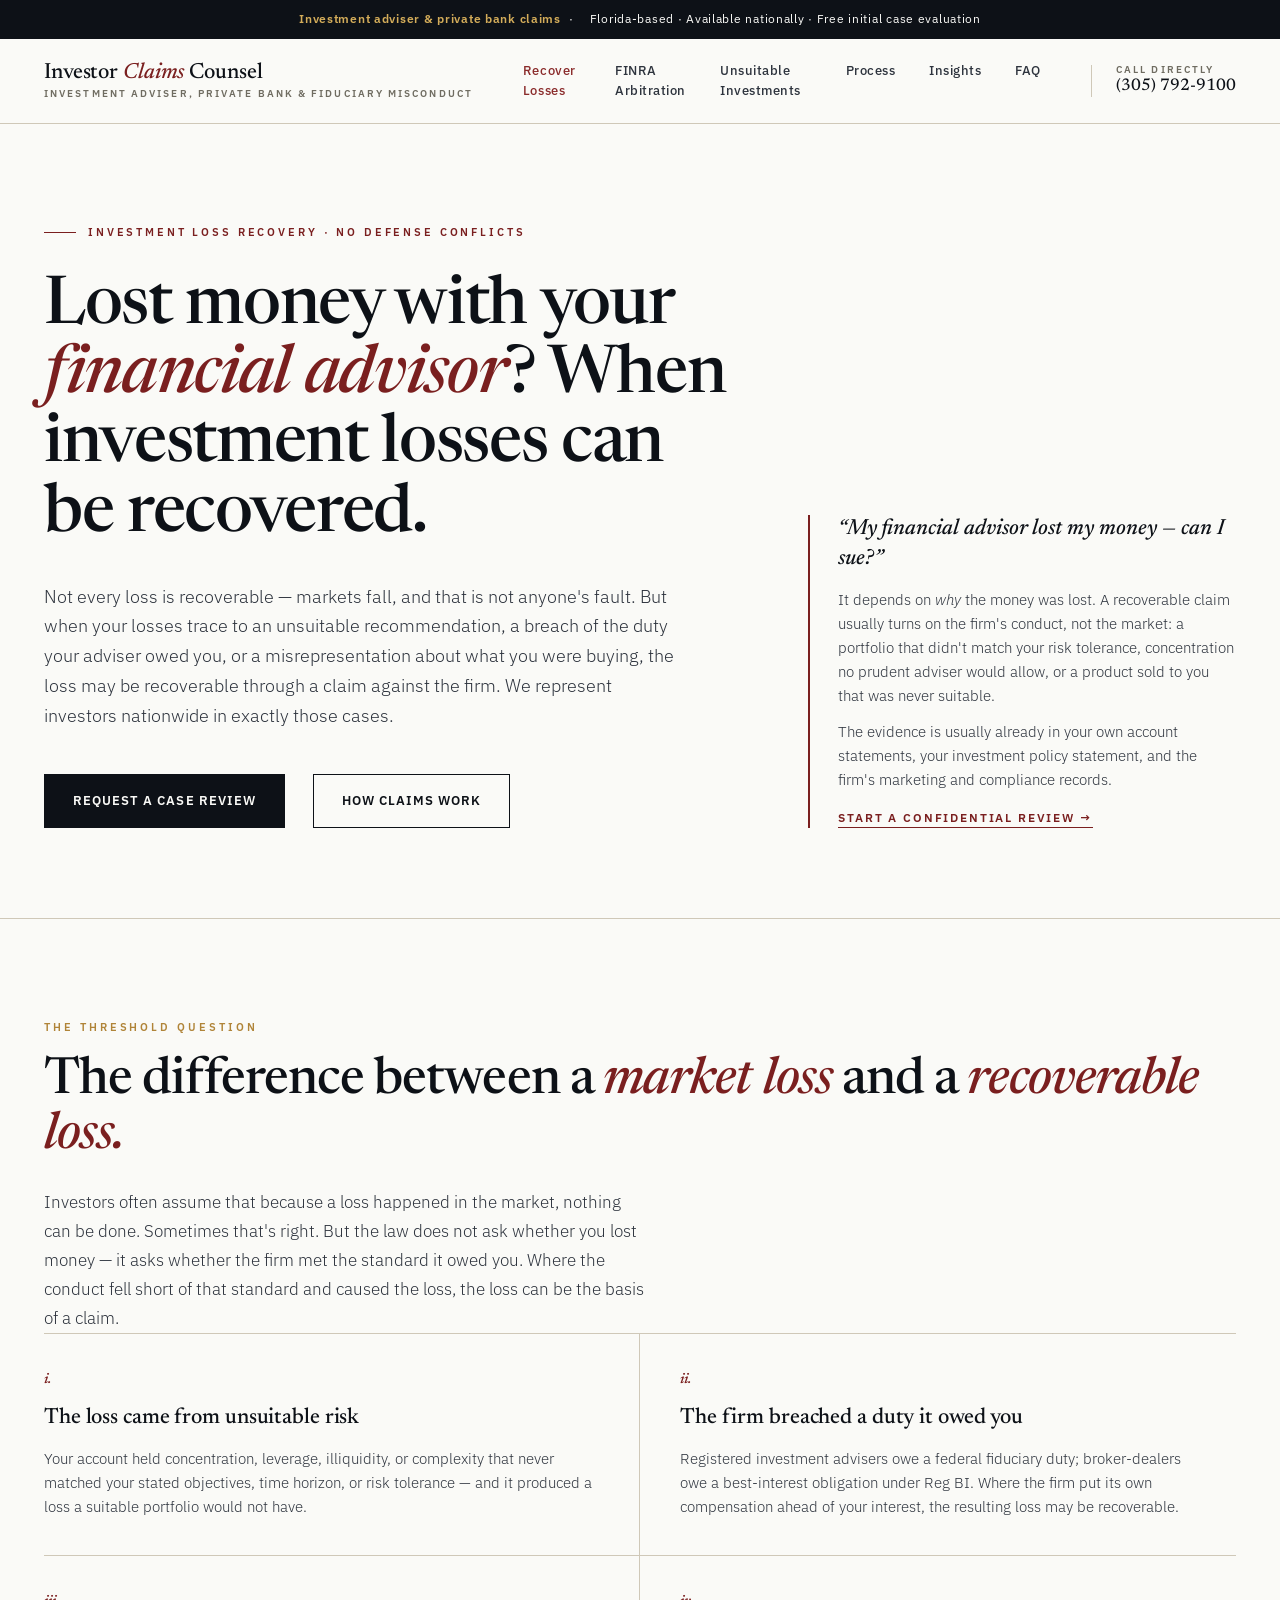
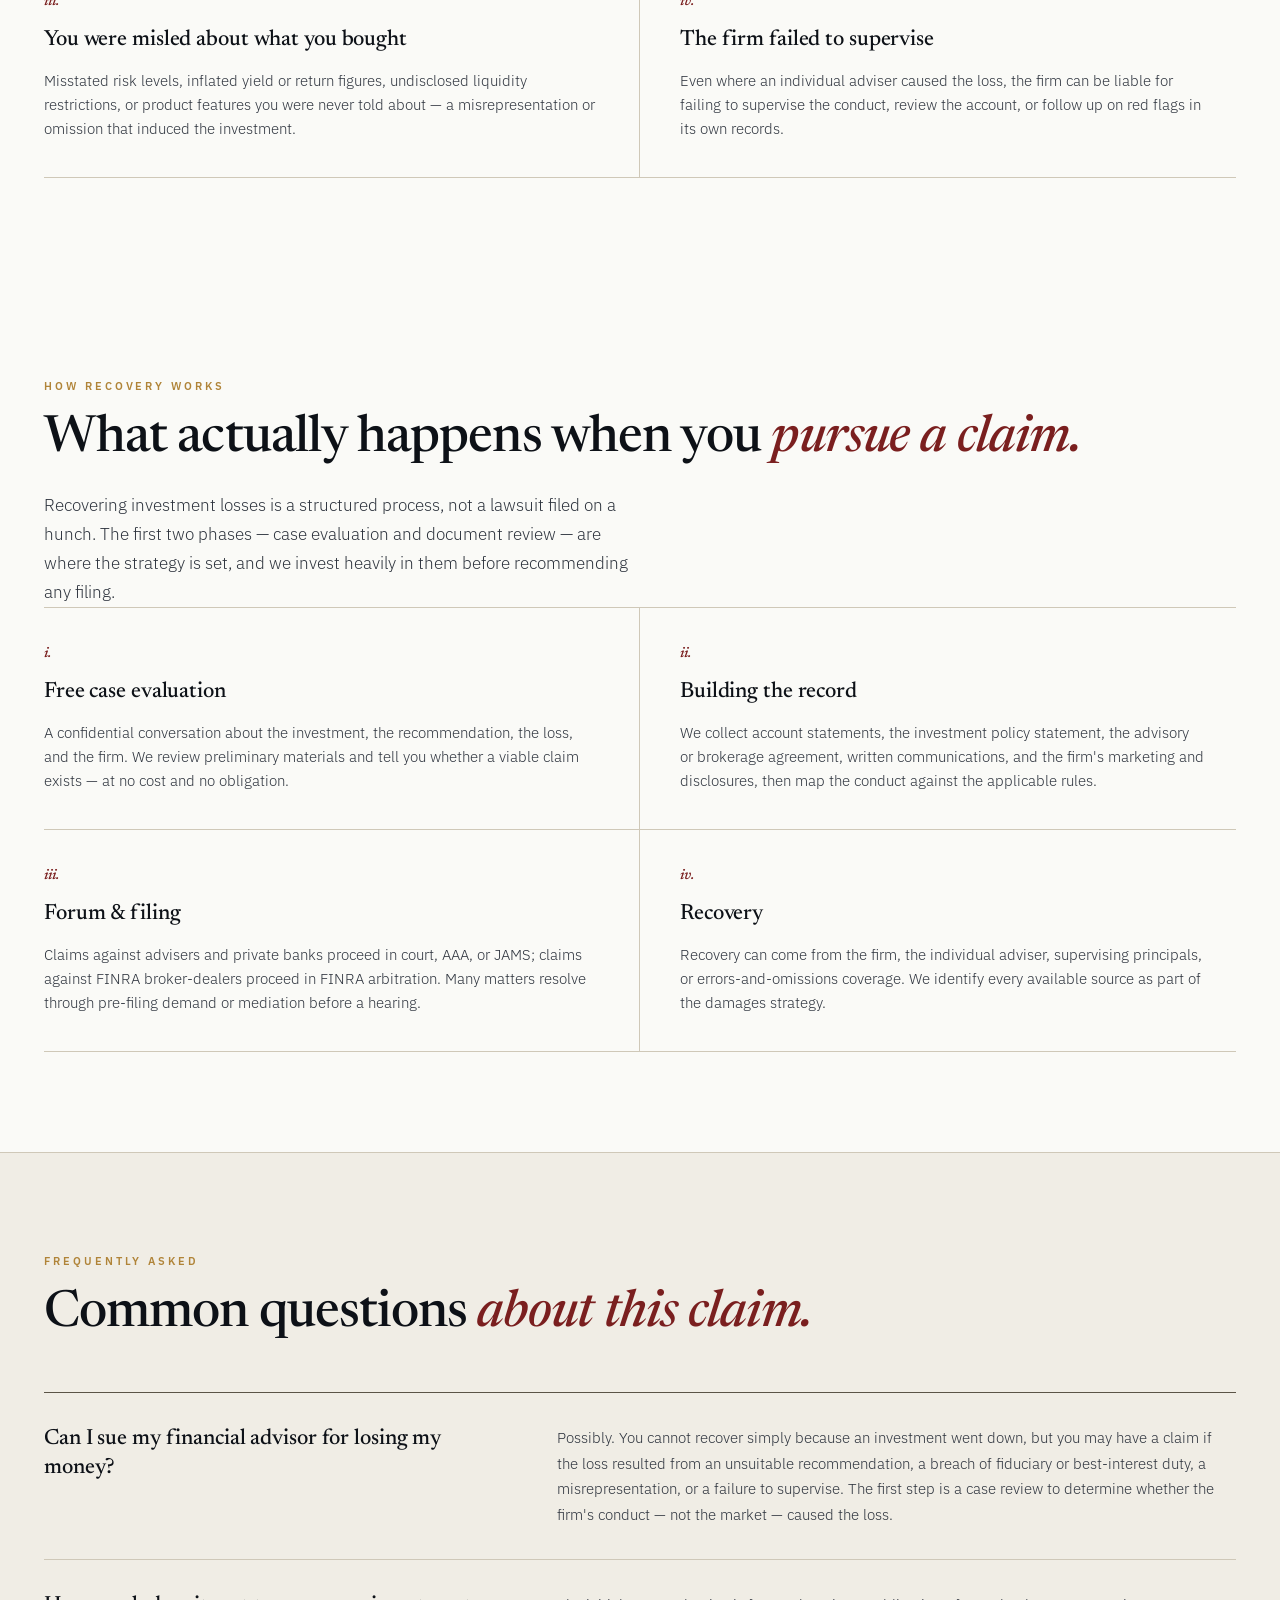
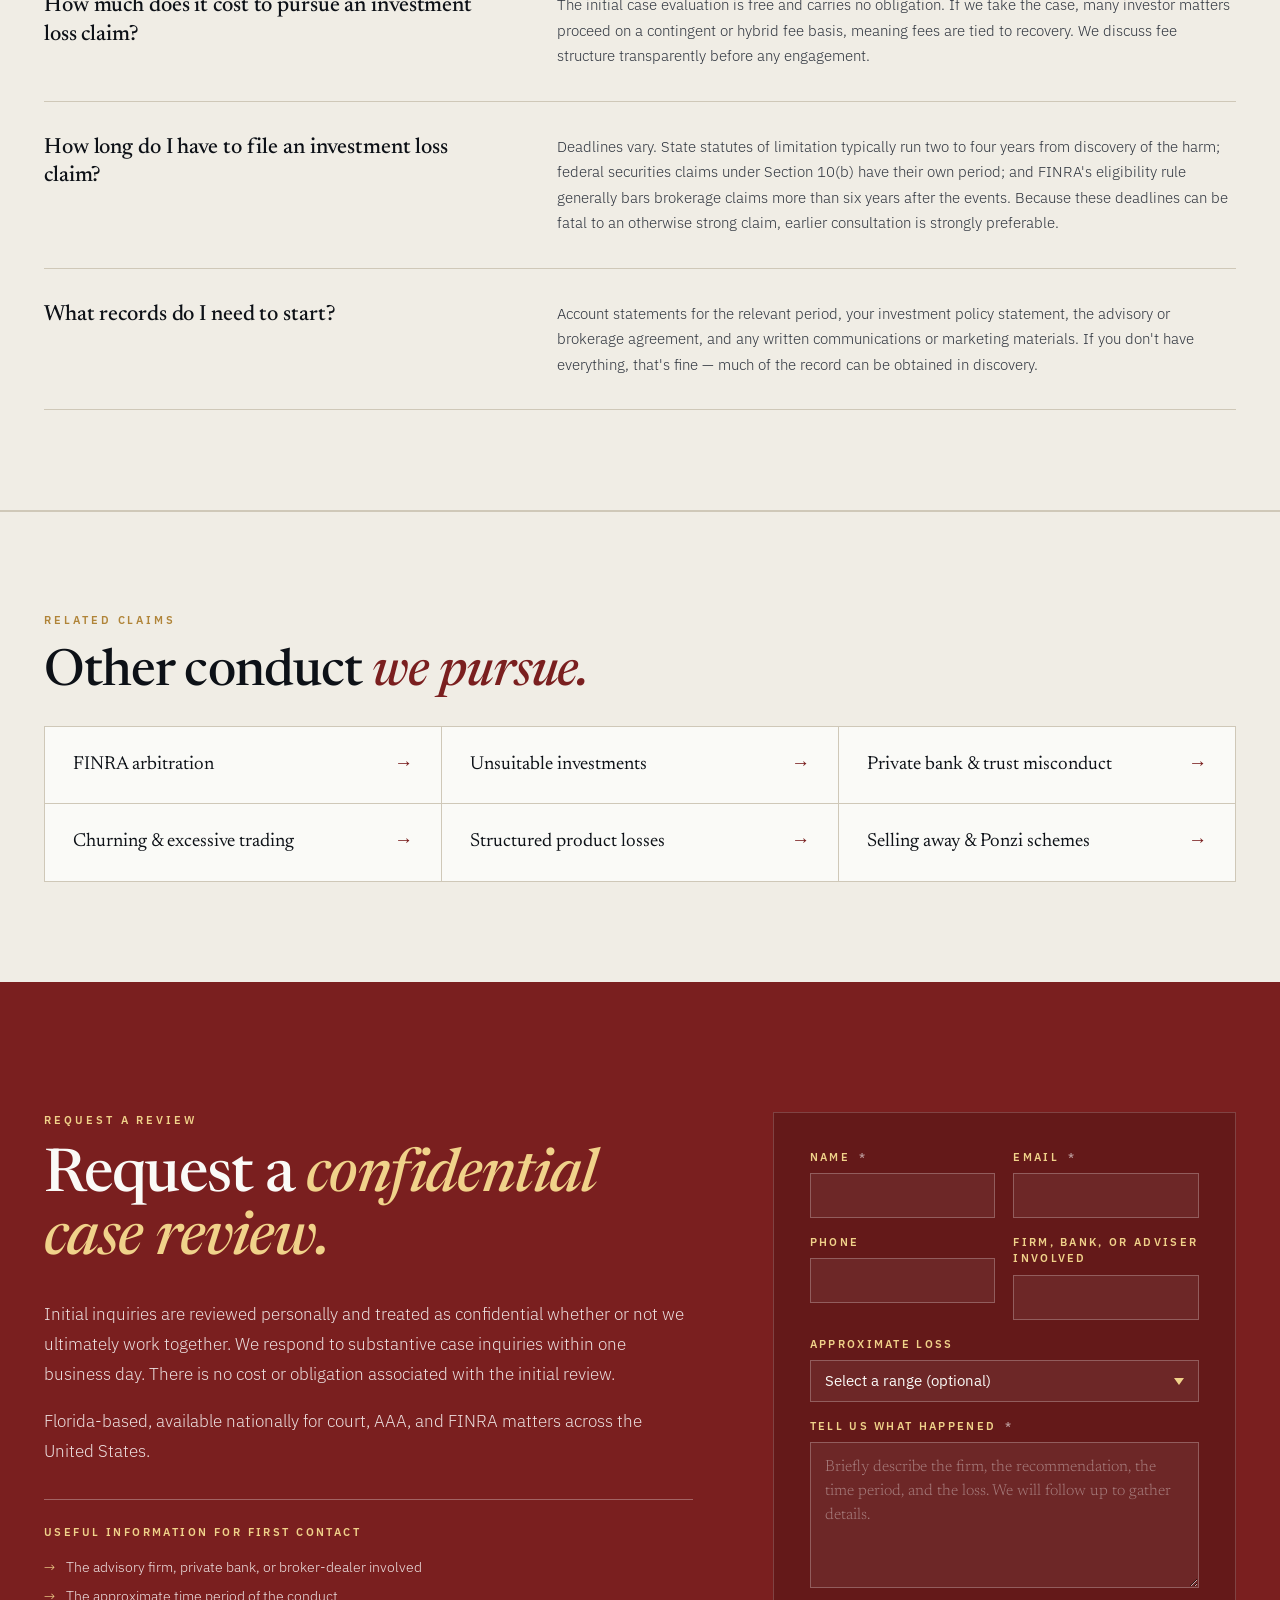
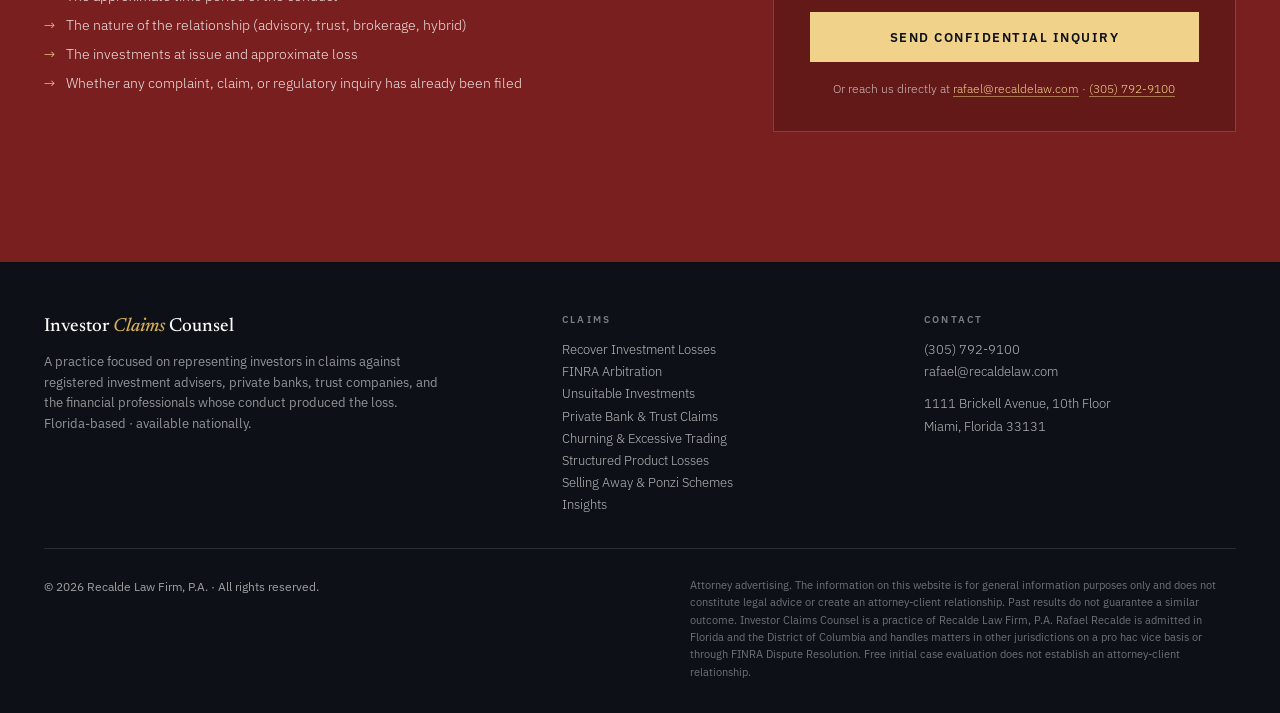
<file: recover-investment-losses/index.html>
<!DOCTYPE html>
<html lang="en">
<head>
<meta charset="UTF-8">
<meta name="viewport" content="width=device-width, initial-scale=1.0">
<title>How to Recover Investment Losses From a Financial Advisor or Broker | Investor Claims Counsel</title>
<meta name="description" content="Lost money because of your financial advisor, broker, or bank? An attorney explains when investment losses are recoverable, how claims work, and how to start a free, confidential case review. Florida-based, available nationally.">
<link rel="canonical" href="https://investorclaimscounsel.com/recover-investment-losses/">
<meta property="og:title" content="How to Recover Investment Losses From a Financial Advisor or Broker | Investor Claims Counsel">
<meta property="og:description" content="Lost money because of your financial advisor, broker, or bank? An attorney explains when investment losses are recoverable, how claims work, and how to start a free, confidential case review. Florida-based, available nationally.">
<meta property="og:type" content="website">
<meta property="og:url" content="https://investorclaimscounsel.com/recover-investment-losses/">
<meta property="og:image" content="https://investorclaimscounsel.com/headshot.jpg">
<meta name="twitter:card" content="summary">
<link rel="icon" href="/favicon.svg" type="image/svg+xml">
<link rel="preconnect" href="https://fonts.googleapis.com">
<link rel="preconnect" href="https://fonts.gstatic.com" crossorigin>
<link href="https://fonts.googleapis.com/css2?family=Newsreader:ital,wght@0,400;0,500;0,600;1,400;1,500&family=IBM+Plex+Sans:wght@300;400;500;600&display=swap" rel="stylesheet">
<link rel="stylesheet" href="/style.css">
<script type="application/ld+json">
{
  "@context": "https://schema.org",
  "@graph": [
    {
      "@type": "LegalService",
      "name": "Recover Investment Losses — Investor Claims Counsel",
      "description": "Lost money because of your financial advisor, broker, or bank? An attorney explains when investment losses are recoverable, how claims work, and how to start a free, confidential case review. Florida-based, available nationally.",
      "url": "https://investorclaimscounsel.com/recover-investment-losses/",
      "telephone": "+1-305-792-9100",
      "email": "rafael@recaldelaw.com",
      "areaServed": "US",
      "provider": {
        "@type": "Attorney",
        "name": "Rafael Recalde",
        "url": "https://investorclaimscounsel.com/#rafael"
      },
      "address": {
        "@type": "PostalAddress",
        "streetAddress": "1111 Brickell Avenue, 10th Floor",
        "addressLocality": "Miami",
        "addressRegion": "FL",
        "postalCode": "33131",
        "addressCountry": "US"
      }
    },
    {
      "@type": "BreadcrumbList",
      "itemListElement": [
        {
          "@type": "ListItem",
          "position": 1,
          "name": "Home",
          "item": "https://investorclaimscounsel.com/"
        },
        {
          "@type": "ListItem",
          "position": 2,
          "name": "Recover Investment Losses",
          "item": "https://investorclaimscounsel.com/recover-investment-losses/"
        }
      ]
    },
    {
      "@type": "FAQPage",
      "mainEntity": [
        {
          "@type": "Question",
          "name": "Can I sue my financial advisor for losing my money?",
          "acceptedAnswer": {
            "@type": "Answer",
            "text": "Possibly. You cannot recover simply because an investment went down, but you may have a claim if the loss resulted from an unsuitable recommendation, a breach of fiduciary or best-interest duty, a misrepresentation, or a failure to supervise. The first step is a case review to determine whether the firm's conduct — not the market — caused the loss."
          }
        },
        {
          "@type": "Question",
          "name": "How much does it cost to pursue an investment loss claim?",
          "acceptedAnswer": {
            "@type": "Answer",
            "text": "The initial case evaluation is free and carries no obligation. If we take the case, many investor matters proceed on a contingent or hybrid fee basis, meaning fees are tied to recovery. We discuss fee structure transparently before any engagement."
          }
        },
        {
          "@type": "Question",
          "name": "How long do I have to file an investment loss claim?",
          "acceptedAnswer": {
            "@type": "Answer",
            "text": "Deadlines vary. State statutes of limitation typically run two to four years from discovery of the harm; federal securities claims under Section 10(b) have their own period; and FINRA's eligibility rule generally bars brokerage claims more than six years after the events. Because these deadlines can be fatal to an otherwise strong claim, earlier consultation is strongly preferable."
          }
        },
        {
          "@type": "Question",
          "name": "What records do I need to start?",
          "acceptedAnswer": {
            "@type": "Answer",
            "text": "Account statements for the relevant period, your investment policy statement, the advisory or brokerage agreement, and any written communications or marketing materials. If you don't have everything, that's fine — much of the record can be obtained in discovery."
          }
        }
      ]
    }
  ]
}
</script>
</head>
<body>

<div class="notice-strip">
  <span class="strong">Investment adviser &amp; private bank claims</span>·<span style="margin: 0 8px;"></span>Florida-based · Available nationally · Free initial case evaluation
</div>

<header class="topbar">
  <div class="topbar-inner">
    <a href="/" class="brand">
      <span class="brand-name">Investor <em>Claims</em> Counsel</span>
      <span class="brand-sub">Investment Adviser, Private Bank &amp; Fiduciary Misconduct</span>
    </a>
    <nav class="nav">
      <a href="/recover-investment-losses/" style="color:#8a2b2b;">Recover Losses</a>
      <a href="/finra-arbitration-lawyer/">FINRA Arbitration</a>
      <a href="/unsuitable-investment-claims/">Unsuitable Investments</a>
      <a href="/#process">Process</a>
      <a href="/blog/">Insights</a>
      <a href="/#faq">FAQ</a>
    </nav>
    <a href="tel:+13057929100" class="topbar-phone">
      <span class="phone-label">Call directly</span>
      (305) 792-9100
    </a>
  </div>
</header>

<section class="hero">
  <div class="hero-inner">
    <div>
      <div class="hero-eyebrow">Investment loss recovery · No defense conflicts</div>
      <h1>Lost money with your <em>financial advisor</em>? When investment losses can be recovered.</h1>
      <p class="hero-sub">Not every loss is recoverable — markets fall, and that is not anyone's fault. But when your losses trace to an unsuitable recommendation, a breach of the duty your adviser owed you, or a misrepresentation about what you were buying, the loss may be recoverable through a claim against the firm. We represent investors nationwide in exactly those cases.</p>
      <div class="hero-cta-row">
        <a href="#engage" class="btn btn-primary">Request a Case Review</a>
        <a href="/#process" class="btn btn-ghost">How Claims Work</a>
      </div>
    </div>
    <aside class="hero-side">
      <h3>“My financial advisor lost my money — can I sue?”</h3>
      <p>It depends on <em>why</em> the money was lost. A recoverable claim usually turns on the firm's conduct, not the market: a portfolio that didn't match your risk tolerance, concentration no prudent adviser would allow, or a product sold to you that was never suitable.</p><p>The evidence is usually already in your own account statements, your investment policy statement, and the firm's marketing and compliance records.</p>
      <a href="#engage" class="more">Start a confidential review →</a>
    </aside>
  </div>
</section>

<section>
  <div class="container">
    <div class="section-eyebrow">The Threshold Question</div>
    <h2 class="section-title">The difference between a <em>market loss</em> and a <em>recoverable loss.</em></h2>
    <p class="section-lead">Investors often assume that because a loss happened in the market, nothing can be done. Sometimes that's right. But the law does not ask whether you lost money — it asks whether the firm met the standard it owed you. Where the conduct fell short of that standard and caused the loss, the loss can be the basis of a claim.</p>
<div class="conduct-grid">
      <div class="conduct-item">
        <div class="conduct-num">i.</div>
        <h4>The loss came from unsuitable risk</h4>
        <p>Your account held concentration, leverage, illiquidity, or complexity that never matched your stated objectives, time horizon, or risk tolerance — and it produced a loss a suitable portfolio would not have.</p>
      </div>
      <div class="conduct-item">
        <div class="conduct-num">ii.</div>
        <h4>The firm breached a duty it owed you</h4>
        <p>Registered investment advisers owe a federal fiduciary duty; broker-dealers owe a best-interest obligation under Reg BI. Where the firm put its own compensation ahead of your interest, the resulting loss may be recoverable.</p>
      </div>
      <div class="conduct-item">
        <div class="conduct-num">iii.</div>
        <h4>You were misled about what you bought</h4>
        <p>Misstated risk levels, inflated yield or return figures, undisclosed liquidity restrictions, or product features you were never told about — a misrepresentation or omission that induced the investment.</p>
      </div>
      <div class="conduct-item">
        <div class="conduct-num">iv.</div>
        <h4>The firm failed to supervise</h4>
        <p>Even where an individual adviser caused the loss, the firm can be liable for failing to supervise the conduct, review the account, or follow up on red flags in its own records.</p>
      </div>
    </div>
  </div>
</section>

<section>
  <div class="container">
    <div class="section-eyebrow">How Recovery Works</div>
    <h2 class="section-title">What actually happens when you <em>pursue a claim.</em></h2>
    <p class="section-lead">Recovering investment losses is a structured process, not a lawsuit filed on a hunch. The first two phases — case evaluation and document review — are where the strategy is set, and we invest heavily in them before recommending any filing.</p>
<div class="conduct-grid">
      <div class="conduct-item">
        <div class="conduct-num">i.</div>
        <h4>Free case evaluation</h4>
        <p>A confidential conversation about the investment, the recommendation, the loss, and the firm. We review preliminary materials and tell you whether a viable claim exists — at no cost and no obligation.</p>
      </div>
      <div class="conduct-item">
        <div class="conduct-num">ii.</div>
        <h4>Building the record</h4>
        <p>We collect account statements, the investment policy statement, the advisory or brokerage agreement, written communications, and the firm's marketing and disclosures, then map the conduct against the applicable rules.</p>
      </div>
      <div class="conduct-item">
        <div class="conduct-num">iii.</div>
        <h4>Forum &amp; filing</h4>
        <p>Claims against advisers and private banks proceed in court, AAA, or JAMS; claims against FINRA broker-dealers proceed in FINRA arbitration. Many matters resolve through pre-filing demand or mediation before a hearing.</p>
      </div>
      <div class="conduct-item">
        <div class="conduct-num">iv.</div>
        <h4>Recovery</h4>
        <p>Recovery can come from the firm, the individual adviser, supervising principals, or errors-and-omissions coverage. We identify every available source as part of the damages strategy.</p>
      </div>
    </div>
  </div>
</section>

<section class="faq">
  <div class="container">
    <div class="section-eyebrow">Frequently Asked</div>
    <h2 class="section-title">Common questions <em>about this claim.</em></h2>
    <div class="faq-list">
      <div class="faq-item">
        <div class="faq-q">Can I sue my financial advisor for losing my money?</div>
        <div class="faq-a">Possibly. You cannot recover simply because an investment went down, but you may have a claim if the loss resulted from an unsuitable recommendation, a breach of fiduciary or best-interest duty, a misrepresentation, or a failure to supervise. The first step is a case review to determine whether the firm's conduct — not the market — caused the loss.</div>
      </div>
      <div class="faq-item">
        <div class="faq-q">How much does it cost to pursue an investment loss claim?</div>
        <div class="faq-a">The initial case evaluation is free and carries no obligation. If we take the case, many investor matters proceed on a contingent or hybrid fee basis, meaning fees are tied to recovery. We discuss fee structure transparently before any engagement.</div>
      </div>
      <div class="faq-item">
        <div class="faq-q">How long do I have to file an investment loss claim?</div>
        <div class="faq-a">Deadlines vary. State statutes of limitation typically run two to four years from discovery of the harm; federal securities claims under Section 10(b) have their own period; and FINRA's eligibility rule generally bars brokerage claims more than six years after the events. Because these deadlines can be fatal to an otherwise strong claim, earlier consultation is strongly preferable.</div>
      </div>
      <div class="faq-item">
        <div class="faq-q">What records do I need to start?</div>
        <div class="faq-a">Account statements for the relevant period, your investment policy statement, the advisory or brokerage agreement, and any written communications or marketing materials. If you don't have everything, that's fine — much of the record can be obtained in discovery.</div>
      </div>
    </div>
  </div>
</section>

<section class="related">
  <div class="container">
    <div class="section-eyebrow">Related Claims</div>
    <h2 class="section-title">Other conduct <em>we pursue.</em></h2>
    <div class="related-grid">
      <a class="related-claim" href="/finra-arbitration-lawyer/">FINRA arbitration <span>→</span></a><a class="related-claim" href="/unsuitable-investment-claims/">Unsuitable investments <span>→</span></a><a class="related-claim" href="/private-bank-trust-misconduct/">Private bank &amp; trust misconduct <span>→</span></a><a class="related-claim" href="/churning-excessive-trading/">Churning &amp; excessive trading <span>→</span></a><a class="related-claim" href="/structured-product-losses/">Structured product losses <span>→</span></a><a class="related-claim" href="/selling-away-ponzi-claims/">Selling away &amp; Ponzi schemes <span>→</span></a>
    </div>
  </div>
</section>

<section id="engage" class="engage">
  <div class="container">
    <div class="engage-grid">
      <div>
        <div class="section-eyebrow" style="color: #f0d28a;">Request a Review</div>
        <h2>Request a <em>confidential case review.</em></h2>
        <p>Initial inquiries are reviewed personally and treated as confidential whether or not we ultimately work together. We respond to substantive case inquiries within one business day. There is no cost or obligation associated with the initial review.</p>
        <p>Florida-based, available nationally for court, AAA, and FINRA matters across the United States.</p>
        <div class="engage-checklist">
          <div class="label">Useful information for first contact</div>
          <ul>
            <li>The advisory firm, private bank, or broker-dealer involved</li>
            <li>The approximate time period of the conduct</li>
            <li>The nature of the relationship (advisory, trust, brokerage, hybrid)</li>
            <li>The investments at issue and approximate loss</li>
            <li>Whether any complaint, claim, or regulatory inquiry has already been filed</li>
          </ul>
        </div>
      </div>
      <div>
        <form class="case-form" action="https://formspree.io/f/mqegejrg" method="POST">
          <input type="hidden" name="_subject" value="Investor Claims Counsel — New case inquiry">
          <input type="text" name="_gotcha" tabindex="-1" autocomplete="off" aria-hidden="true" class="case-form-honeypot">
          <div class="case-form-row">
            <div class="case-form-field">
              <label for="cf-name">Name <span>*</span></label>
              <input type="text" id="cf-name" name="name" required autocomplete="name">
            </div>
            <div class="case-form-field">
              <label for="cf-email">Email <span>*</span></label>
              <input type="email" id="cf-email" name="email" required autocomplete="email">
            </div>
          </div>
          <div class="case-form-row">
            <div class="case-form-field">
              <label for="cf-phone">Phone</label>
              <input type="tel" id="cf-phone" name="phone" autocomplete="tel">
            </div>
            <div class="case-form-field">
              <label for="cf-firm">Firm, bank, or adviser involved</label>
              <input type="text" id="cf-firm" name="firm_or_adviser">
            </div>
          </div>
          <div class="case-form-field">
            <label for="cf-loss">Approximate loss</label>
            <select id="cf-loss" name="approximate_loss">
              <option value="">Select a range (optional)</option>
              <option value="Under $100,000">Under $100,000</option>
              <option value="$100,000 – $500,000">$100,000 – $500,000</option>
              <option value="$500,000 – $2,000,000">$500,000 – $2,000,000</option>
              <option value="Over $2,000,000">Over $2,000,000</option>
              <option value="Prefer not to say">Prefer not to say</option>
            </select>
          </div>
          <div class="case-form-field">
            <label for="cf-message">Tell us what happened <span>*</span></label>
            <textarea id="cf-message" name="message" rows="5" required placeholder="Briefly describe the firm, the recommendation, the time period, and the loss. We will follow up to gather details."></textarea>
          </div>
          <button type="submit" class="btn-case-form">Send Confidential Inquiry</button>
          <p class="case-form-note">Or reach us directly at <a href="mailto:rafael@recaldelaw.com">rafael@recaldelaw.com</a> · <a href="tel:+13057929100">(305) 792-9100</a></p>
        </form>
      </div>
    </div>
  </div>
</section>

<footer>
  <div class="footer-inner">
    <div class="footer-top">
      <div>
        <div class="footer-brand-line">Investor <em>Claims</em> Counsel</div>
        <div class="footer-tagline">A practice focused on representing investors in claims against registered investment advisers, private banks, trust companies, and the financial professionals whose conduct produced the loss. Florida-based · available nationally.</div>
      </div>
      <div class="footer-col">
        <div class="footer-col-label">Claims</div>
        <a href="/recover-investment-losses/">Recover Investment Losses</a>
        <a href="/finra-arbitration-lawyer/">FINRA Arbitration</a>
        <a href="/unsuitable-investment-claims/">Unsuitable Investments</a>
        <a href="/private-bank-trust-misconduct/">Private Bank &amp; Trust Claims</a>
        <a href="/churning-excessive-trading/">Churning &amp; Excessive Trading</a>
        <a href="/structured-product-losses/">Structured Product Losses</a>
        <a href="/selling-away-ponzi-claims/">Selling Away &amp; Ponzi Schemes</a>
        <a href="/blog/">Insights</a>
      </div>
      <div class="footer-col">
        <div class="footer-col-label">Contact</div>
        <a href="tel:+13057929100">(305) 792-9100</a>
        <a href="mailto:rafael@recaldelaw.com">rafael@recaldelaw.com</a>
        <p style="margin-top: 10px;">1111 Brickell Avenue, 10th Floor<br>Miami, Florida 33131</p>
      </div>
    </div>
    <div class="footer-bottom">
      <div>© 2026 Recalde Law Firm, P.A. · All rights reserved.</div>
      <div class="disclaimer">Attorney advertising. The information on this website is for general information purposes only and does not constitute legal advice or create an attorney-client relationship. Past results do not guarantee a similar outcome. Investor Claims Counsel is a practice of Recalde Law Firm, P.A. Rafael Recalde is admitted in Florida and the District of Columbia and handles matters in other jurisdictions on a pro hac vice basis or through FINRA Dispute Resolution. Free initial case evaluation does not establish an attorney-client relationship.</div>
    </div>
  </div>
</footer>

</body>
</html>
</file>
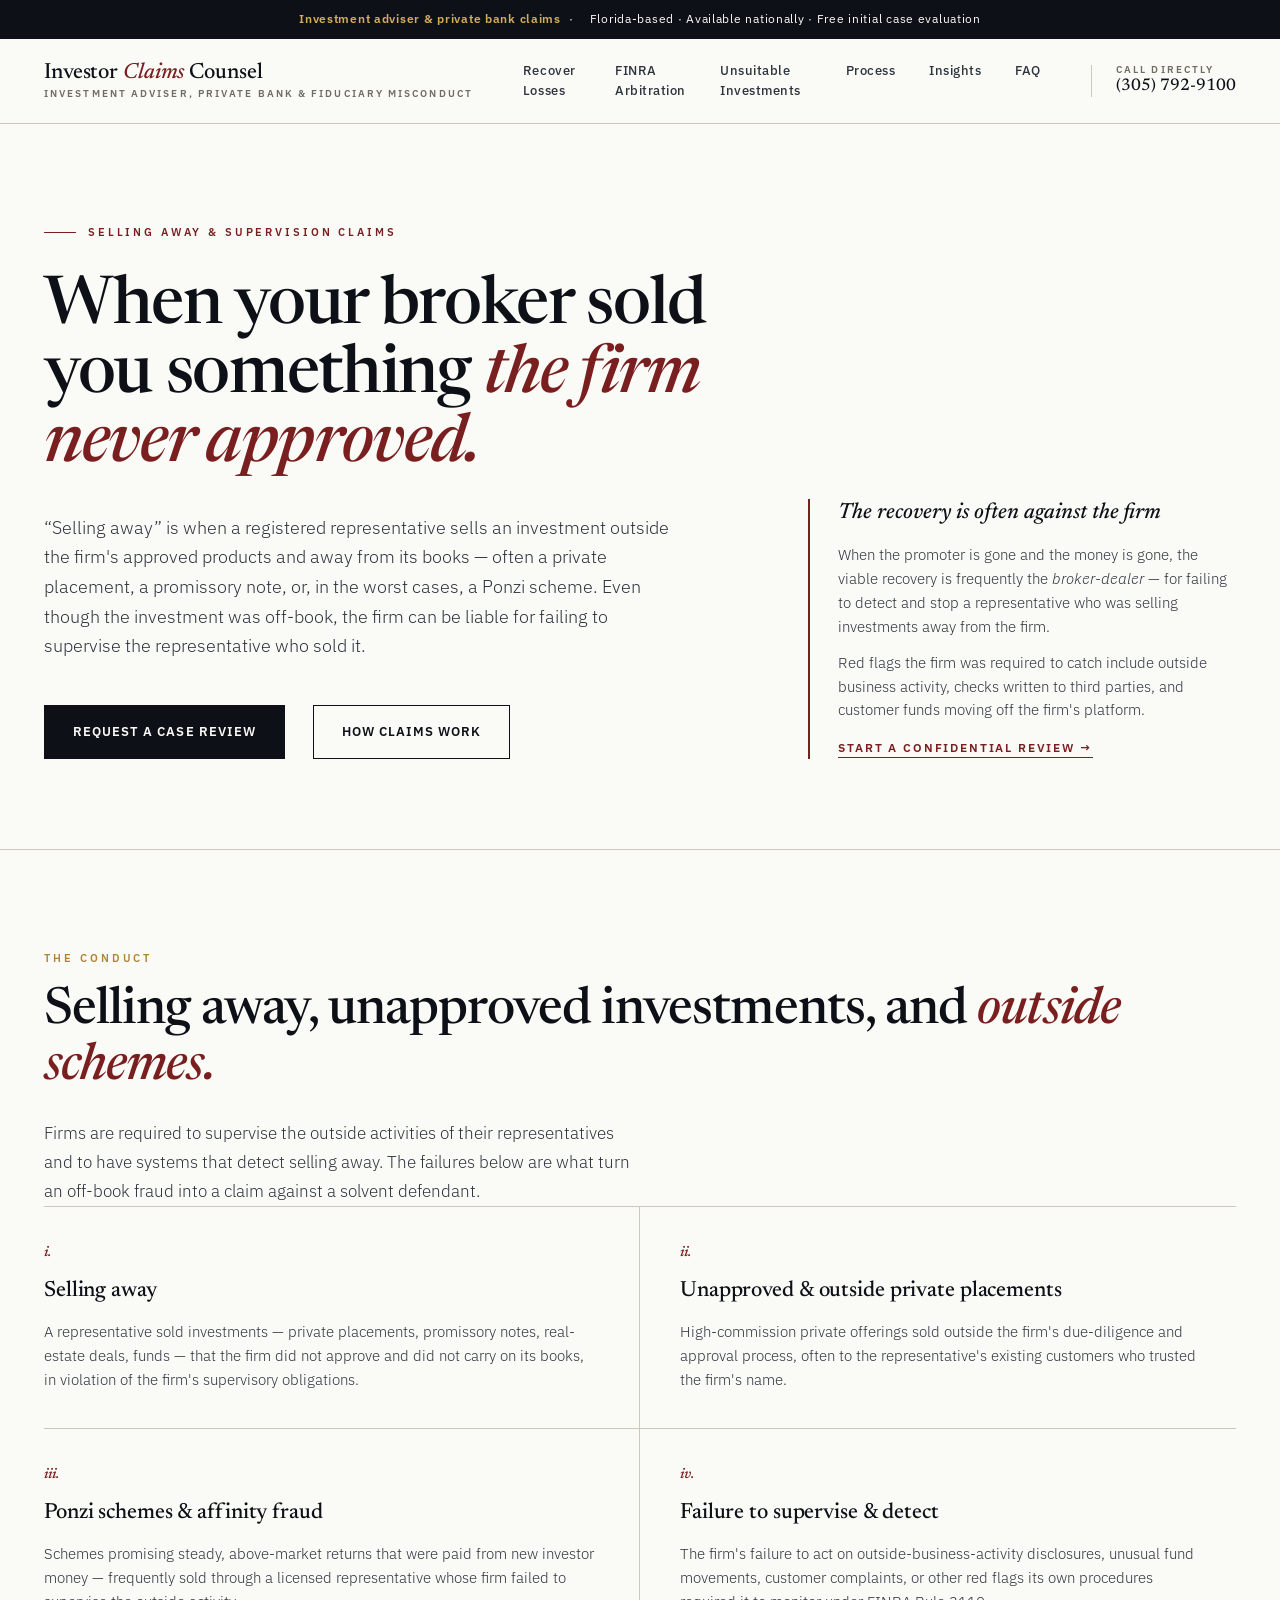
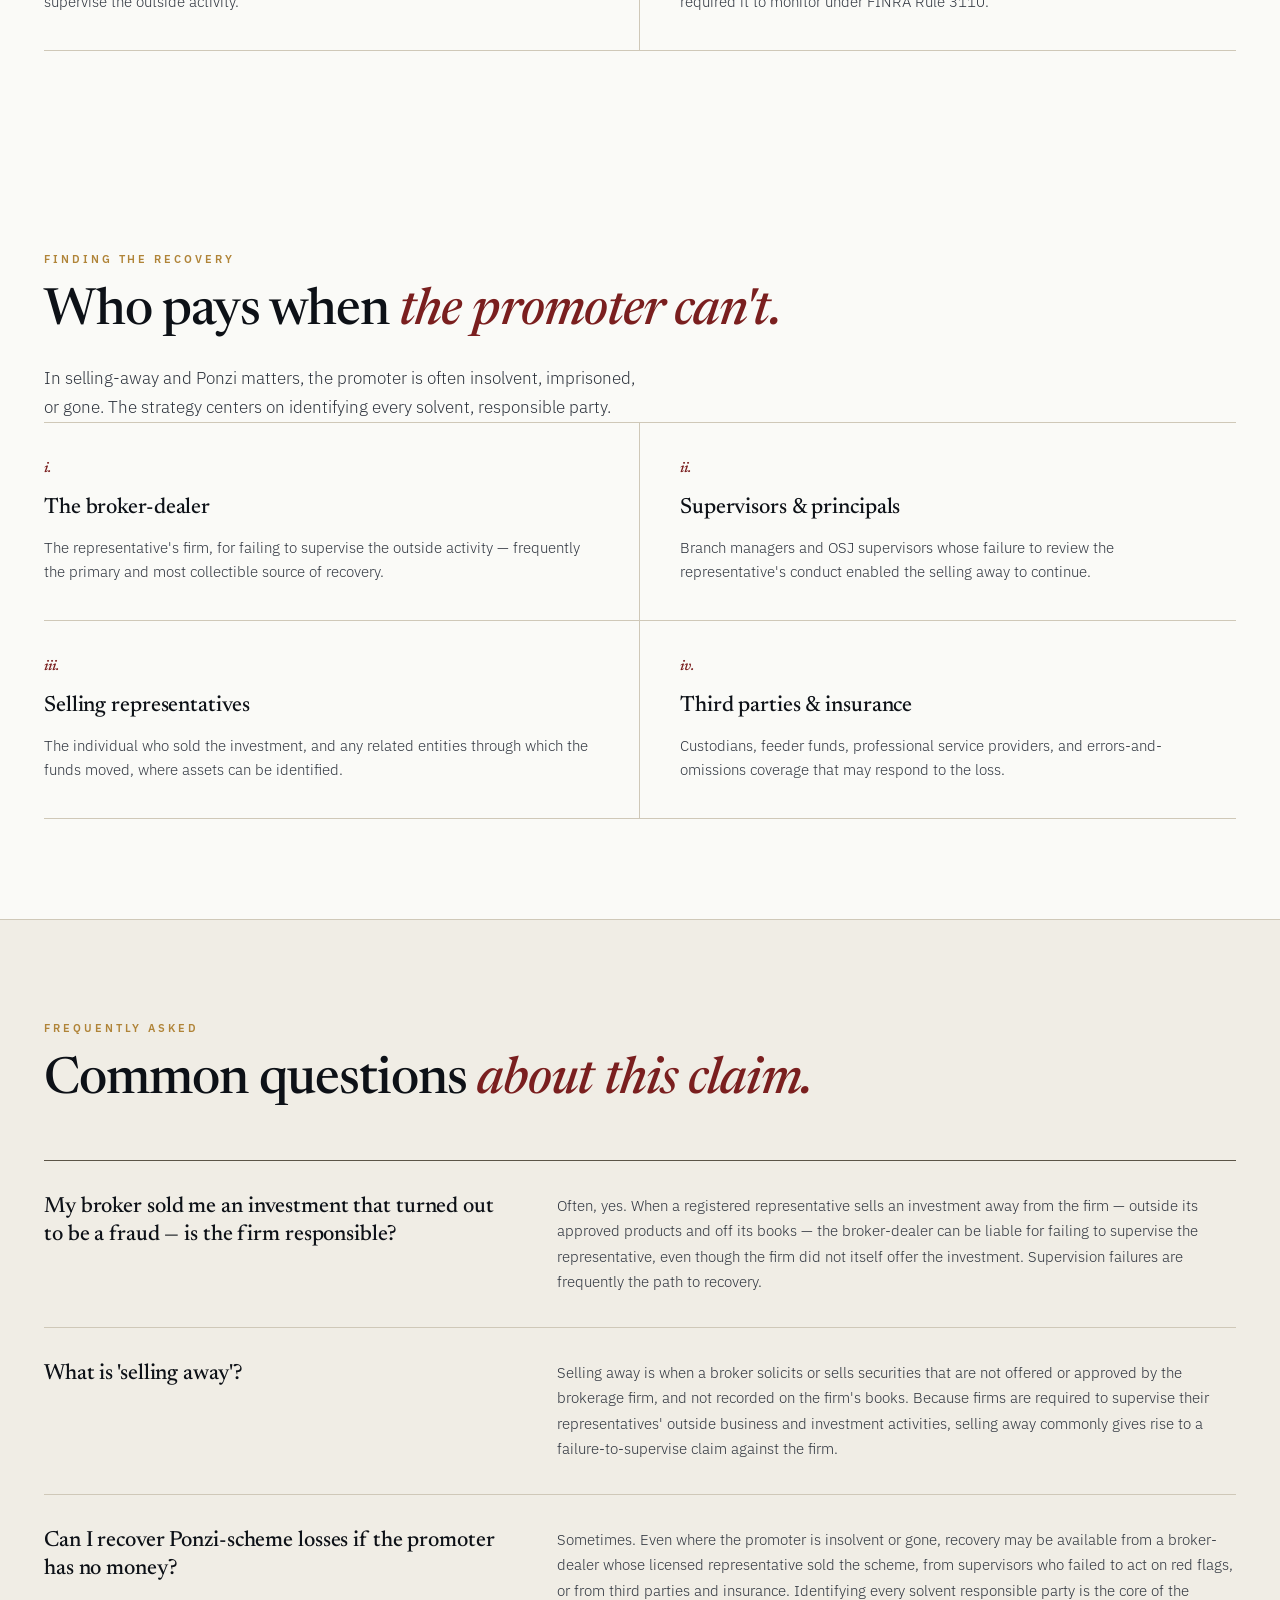
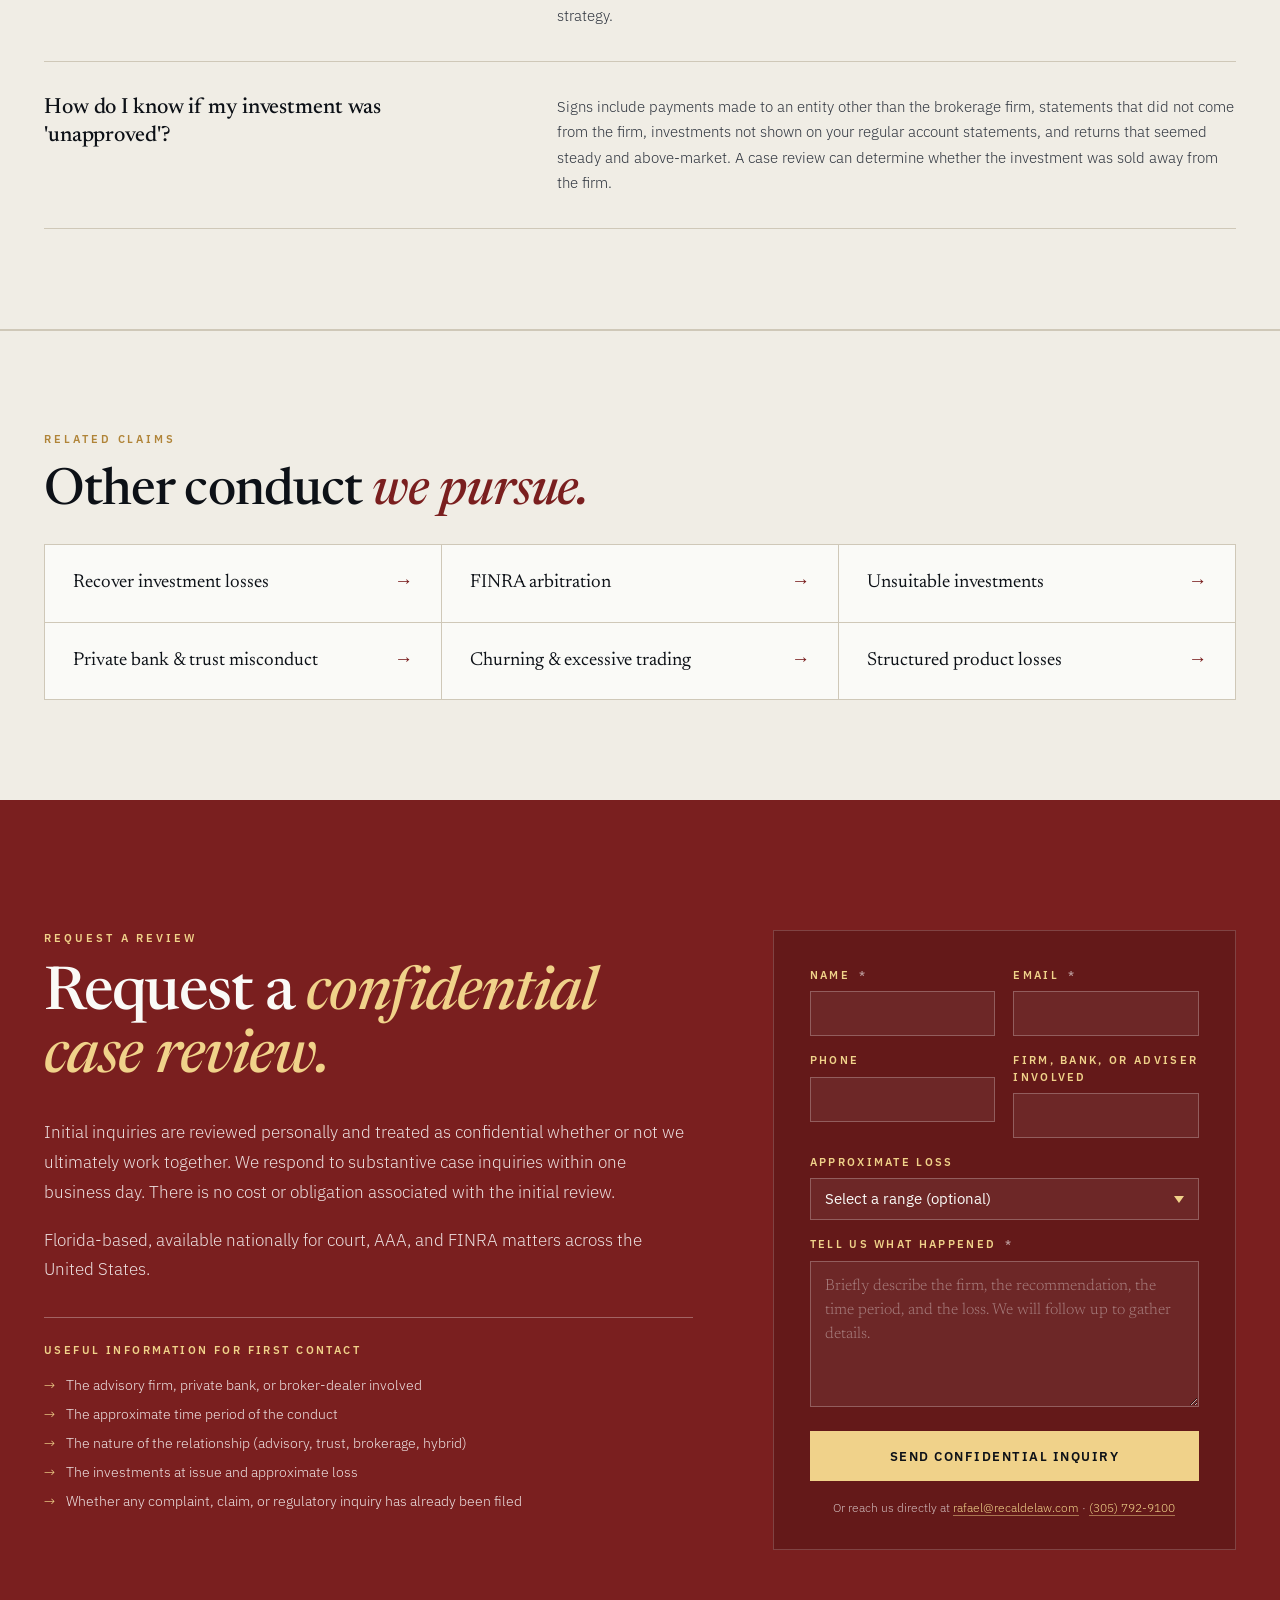
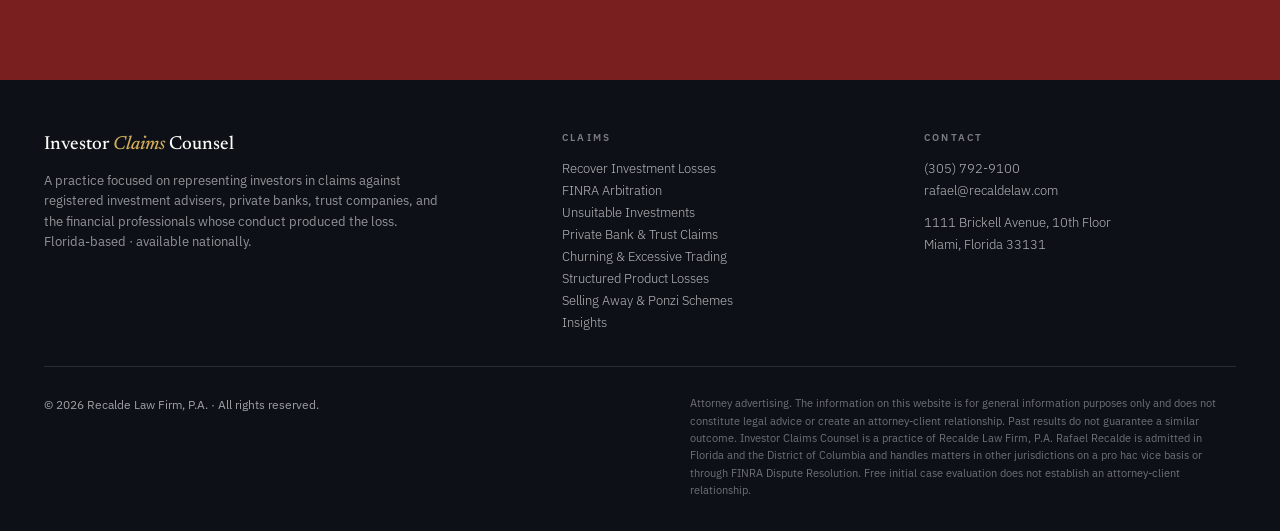
<file: selling-away-ponzi-claims/index.html>
<!DOCTYPE html>
<html lang="en">
<head>
<meta charset="UTF-8">
<meta name="viewport" content="width=device-width, initial-scale=1.0">
<title>Selling Away, Unapproved Investments &amp; Ponzi-Scheme Loss Claims | Investor Claims Counsel</title>
<meta name="description" content="Attorney for investors who lost money in outside or unapproved investments sold by a broker — selling away, private placements, and Ponzi schemes. The firm may be liable for failing to supervise. Free case review.">
<link rel="canonical" href="https://investorclaimscounsel.com/selling-away-ponzi-claims/">
<meta property="og:title" content="Selling Away, Unapproved Investments & Ponzi-Scheme Loss Claims | Investor Claims Counsel">
<meta property="og:description" content="Attorney for investors who lost money in outside or unapproved investments sold by a broker — selling away, private placements, and Ponzi schemes. The firm may be liable for failing to supervise. Free case review.">
<meta property="og:type" content="website">
<meta property="og:url" content="https://investorclaimscounsel.com/selling-away-ponzi-claims/">
<meta property="og:image" content="https://investorclaimscounsel.com/headshot.jpg">
<meta name="twitter:card" content="summary">
<link rel="icon" href="/favicon.svg" type="image/svg+xml">
<link rel="preconnect" href="https://fonts.googleapis.com">
<link rel="preconnect" href="https://fonts.gstatic.com" crossorigin>
<link href="https://fonts.googleapis.com/css2?family=Newsreader:ital,wght@0,400;0,500;0,600;1,400;1,500&family=IBM+Plex+Sans:wght@300;400;500;600&display=swap" rel="stylesheet">
<link rel="stylesheet" href="/style.css">
<script type="application/ld+json">
{
  "@context": "https://schema.org",
  "@graph": [
    {
      "@type": "LegalService",
      "name": "Selling Away & Ponzi Schemes — Investor Claims Counsel",
      "description": "Attorney for investors who lost money in outside or unapproved investments sold by a broker — selling away, private placements, and Ponzi schemes. The firm may be liable for failing to supervise. Free case review.",
      "url": "https://investorclaimscounsel.com/selling-away-ponzi-claims/",
      "telephone": "+1-305-792-9100",
      "email": "rafael@recaldelaw.com",
      "areaServed": "US",
      "provider": {
        "@type": "Attorney",
        "name": "Rafael Recalde",
        "url": "https://investorclaimscounsel.com/#rafael"
      },
      "address": {
        "@type": "PostalAddress",
        "streetAddress": "1111 Brickell Avenue, 10th Floor",
        "addressLocality": "Miami",
        "addressRegion": "FL",
        "postalCode": "33131",
        "addressCountry": "US"
      }
    },
    {
      "@type": "BreadcrumbList",
      "itemListElement": [
        {
          "@type": "ListItem",
          "position": 1,
          "name": "Home",
          "item": "https://investorclaimscounsel.com/"
        },
        {
          "@type": "ListItem",
          "position": 2,
          "name": "Selling Away & Ponzi Schemes",
          "item": "https://investorclaimscounsel.com/selling-away-ponzi-claims/"
        }
      ]
    },
    {
      "@type": "FAQPage",
      "mainEntity": [
        {
          "@type": "Question",
          "name": "My broker sold me an investment that turned out to be a fraud — is the firm responsible?",
          "acceptedAnswer": {
            "@type": "Answer",
            "text": "Often, yes. When a registered representative sells an investment away from the firm — outside its approved products and off its books — the broker-dealer can be liable for failing to supervise the representative, even though the firm did not itself offer the investment. Supervision failures are frequently the path to recovery."
          }
        },
        {
          "@type": "Question",
          "name": "What is 'selling away'?",
          "acceptedAnswer": {
            "@type": "Answer",
            "text": "Selling away is when a broker solicits or sells securities that are not offered or approved by the brokerage firm, and not recorded on the firm's books. Because firms are required to supervise their representatives' outside business and investment activities, selling away commonly gives rise to a failure-to-supervise claim against the firm."
          }
        },
        {
          "@type": "Question",
          "name": "Can I recover Ponzi-scheme losses if the promoter has no money?",
          "acceptedAnswer": {
            "@type": "Answer",
            "text": "Sometimes. Even where the promoter is insolvent or gone, recovery may be available from a broker-dealer whose licensed representative sold the scheme, from supervisors who failed to act on red flags, or from third parties and insurance. Identifying every solvent responsible party is the core of the strategy."
          }
        },
        {
          "@type": "Question",
          "name": "How do I know if my investment was 'unapproved'?",
          "acceptedAnswer": {
            "@type": "Answer",
            "text": "Signs include payments made to an entity other than the brokerage firm, statements that did not come from the firm, investments not shown on your regular account statements, and returns that seemed steady and above-market. A case review can determine whether the investment was sold away from the firm."
          }
        }
      ]
    }
  ]
}
</script>
</head>
<body>

<div class="notice-strip">
  <span class="strong">Investment adviser &amp; private bank claims</span>·<span style="margin: 0 8px;"></span>Florida-based · Available nationally · Free initial case evaluation
</div>

<header class="topbar">
  <div class="topbar-inner">
    <a href="/" class="brand">
      <span class="brand-name">Investor <em>Claims</em> Counsel</span>
      <span class="brand-sub">Investment Adviser, Private Bank &amp; Fiduciary Misconduct</span>
    </a>
    <nav class="nav">
      <a href="/recover-investment-losses/">Recover Losses</a>
      <a href="/finra-arbitration-lawyer/">FINRA Arbitration</a>
      <a href="/unsuitable-investment-claims/">Unsuitable Investments</a>
      <a href="/#process">Process</a>
      <a href="/blog/">Insights</a>
      <a href="/#faq">FAQ</a>
    </nav>
    <a href="tel:+13057929100" class="topbar-phone">
      <span class="phone-label">Call directly</span>
      (305) 792-9100
    </a>
  </div>
</header>

<section class="hero">
  <div class="hero-inner">
    <div>
      <div class="hero-eyebrow">Selling away &amp; supervision claims</div>
      <h1>When your broker sold you something <em>the firm never approved.</em></h1>
      <p class="hero-sub">“Selling away” is when a registered representative sells an investment outside the firm's approved products and away from its books — often a private placement, a promissory note, or, in the worst cases, a Ponzi scheme. Even though the investment was off-book, the firm can be liable for failing to supervise the representative who sold it.</p>
      <div class="hero-cta-row">
        <a href="#engage" class="btn btn-primary">Request a Case Review</a>
        <a href="/#process" class="btn btn-ghost">How Claims Work</a>
      </div>
    </div>
    <aside class="hero-side">
      <h3>The recovery is often against the firm</h3>
      <p>When the promoter is gone and the money is gone, the viable recovery is frequently the <em>broker-dealer</em> — for failing to detect and stop a representative who was selling investments away from the firm.</p><p>Red flags the firm was required to catch include outside business activity, checks written to third parties, and customer funds moving off the firm's platform.</p>
      <a href="#engage" class="more">Start a confidential review →</a>
    </aside>
  </div>
</section>

<section>
  <div class="container">
    <div class="section-eyebrow">The Conduct</div>
    <h2 class="section-title">Selling away, unapproved investments, and <em>outside schemes.</em></h2>
    <p class="section-lead">Firms are required to supervise the outside activities of their representatives and to have systems that detect selling away. The failures below are what turn an off-book fraud into a claim against a solvent defendant.</p>
<div class="conduct-grid">
      <div class="conduct-item">
        <div class="conduct-num">i.</div>
        <h4>Selling away</h4>
        <p>A representative sold investments — private placements, promissory notes, real-estate deals, funds — that the firm did not approve and did not carry on its books, in violation of the firm's supervisory obligations.</p>
      </div>
      <div class="conduct-item">
        <div class="conduct-num">ii.</div>
        <h4>Unapproved &amp; outside private placements</h4>
        <p>High-commission private offerings sold outside the firm's due-diligence and approval process, often to the representative's existing customers who trusted the firm's name.</p>
      </div>
      <div class="conduct-item">
        <div class="conduct-num">iii.</div>
        <h4>Ponzi schemes &amp; affinity fraud</h4>
        <p>Schemes promising steady, above-market returns that were paid from new investor money — frequently sold through a licensed representative whose firm failed to supervise the outside activity.</p>
      </div>
      <div class="conduct-item">
        <div class="conduct-num">iv.</div>
        <h4>Failure to supervise &amp; detect</h4>
        <p>The firm's failure to act on outside-business-activity disclosures, unusual fund movements, customer complaints, or other red flags its own procedures required it to monitor under FINRA Rule 3110.</p>
      </div>
    </div>
  </div>
</section>

<section>
  <div class="container">
    <div class="section-eyebrow">Finding the Recovery</div>
    <h2 class="section-title">Who pays when <em>the promoter can't.</em></h2>
    <p class="section-lead">In selling-away and Ponzi matters, the promoter is often insolvent, imprisoned, or gone. The strategy centers on identifying every solvent, responsible party.</p>
<div class="conduct-grid">
      <div class="conduct-item">
        <div class="conduct-num">i.</div>
        <h4>The broker-dealer</h4>
        <p>The representative's firm, for failing to supervise the outside activity — frequently the primary and most collectible source of recovery.</p>
      </div>
      <div class="conduct-item">
        <div class="conduct-num">ii.</div>
        <h4>Supervisors &amp; principals</h4>
        <p>Branch managers and OSJ supervisors whose failure to review the representative's conduct enabled the selling away to continue.</p>
      </div>
      <div class="conduct-item">
        <div class="conduct-num">iii.</div>
        <h4>Selling representatives</h4>
        <p>The individual who sold the investment, and any related entities through which the funds moved, where assets can be identified.</p>
      </div>
      <div class="conduct-item">
        <div class="conduct-num">iv.</div>
        <h4>Third parties &amp; insurance</h4>
        <p>Custodians, feeder funds, professional service providers, and errors-and-omissions coverage that may respond to the loss.</p>
      </div>
    </div>
  </div>
</section>

<section class="faq">
  <div class="container">
    <div class="section-eyebrow">Frequently Asked</div>
    <h2 class="section-title">Common questions <em>about this claim.</em></h2>
    <div class="faq-list">
      <div class="faq-item">
        <div class="faq-q">My broker sold me an investment that turned out to be a fraud — is the firm responsible?</div>
        <div class="faq-a">Often, yes. When a registered representative sells an investment away from the firm — outside its approved products and off its books — the broker-dealer can be liable for failing to supervise the representative, even though the firm did not itself offer the investment. Supervision failures are frequently the path to recovery.</div>
      </div>
      <div class="faq-item">
        <div class="faq-q">What is 'selling away'?</div>
        <div class="faq-a">Selling away is when a broker solicits or sells securities that are not offered or approved by the brokerage firm, and not recorded on the firm's books. Because firms are required to supervise their representatives' outside business and investment activities, selling away commonly gives rise to a failure-to-supervise claim against the firm.</div>
      </div>
      <div class="faq-item">
        <div class="faq-q">Can I recover Ponzi-scheme losses if the promoter has no money?</div>
        <div class="faq-a">Sometimes. Even where the promoter is insolvent or gone, recovery may be available from a broker-dealer whose licensed representative sold the scheme, from supervisors who failed to act on red flags, or from third parties and insurance. Identifying every solvent responsible party is the core of the strategy.</div>
      </div>
      <div class="faq-item">
        <div class="faq-q">How do I know if my investment was 'unapproved'?</div>
        <div class="faq-a">Signs include payments made to an entity other than the brokerage firm, statements that did not come from the firm, investments not shown on your regular account statements, and returns that seemed steady and above-market. A case review can determine whether the investment was sold away from the firm.</div>
      </div>
    </div>
  </div>
</section>

<section class="related">
  <div class="container">
    <div class="section-eyebrow">Related Claims</div>
    <h2 class="section-title">Other conduct <em>we pursue.</em></h2>
    <div class="related-grid">
      <a class="related-claim" href="/recover-investment-losses/">Recover investment losses <span>→</span></a><a class="related-claim" href="/finra-arbitration-lawyer/">FINRA arbitration <span>→</span></a><a class="related-claim" href="/unsuitable-investment-claims/">Unsuitable investments <span>→</span></a><a class="related-claim" href="/private-bank-trust-misconduct/">Private bank &amp; trust misconduct <span>→</span></a><a class="related-claim" href="/churning-excessive-trading/">Churning &amp; excessive trading <span>→</span></a><a class="related-claim" href="/structured-product-losses/">Structured product losses <span>→</span></a>
    </div>
  </div>
</section>

<section id="engage" class="engage">
  <div class="container">
    <div class="engage-grid">
      <div>
        <div class="section-eyebrow" style="color: #f0d28a;">Request a Review</div>
        <h2>Request a <em>confidential case review.</em></h2>
        <p>Initial inquiries are reviewed personally and treated as confidential whether or not we ultimately work together. We respond to substantive case inquiries within one business day. There is no cost or obligation associated with the initial review.</p>
        <p>Florida-based, available nationally for court, AAA, and FINRA matters across the United States.</p>
        <div class="engage-checklist">
          <div class="label">Useful information for first contact</div>
          <ul>
            <li>The advisory firm, private bank, or broker-dealer involved</li>
            <li>The approximate time period of the conduct</li>
            <li>The nature of the relationship (advisory, trust, brokerage, hybrid)</li>
            <li>The investments at issue and approximate loss</li>
            <li>Whether any complaint, claim, or regulatory inquiry has already been filed</li>
          </ul>
        </div>
      </div>
      <div>
        <form class="case-form" action="https://formspree.io/f/mqegejrg" method="POST">
          <input type="hidden" name="_subject" value="Investor Claims Counsel — New case inquiry">
          <input type="text" name="_gotcha" tabindex="-1" autocomplete="off" aria-hidden="true" class="case-form-honeypot">
          <div class="case-form-row">
            <div class="case-form-field">
              <label for="cf-name">Name <span>*</span></label>
              <input type="text" id="cf-name" name="name" required autocomplete="name">
            </div>
            <div class="case-form-field">
              <label for="cf-email">Email <span>*</span></label>
              <input type="email" id="cf-email" name="email" required autocomplete="email">
            </div>
          </div>
          <div class="case-form-row">
            <div class="case-form-field">
              <label for="cf-phone">Phone</label>
              <input type="tel" id="cf-phone" name="phone" autocomplete="tel">
            </div>
            <div class="case-form-field">
              <label for="cf-firm">Firm, bank, or adviser involved</label>
              <input type="text" id="cf-firm" name="firm_or_adviser">
            </div>
          </div>
          <div class="case-form-field">
            <label for="cf-loss">Approximate loss</label>
            <select id="cf-loss" name="approximate_loss">
              <option value="">Select a range (optional)</option>
              <option value="Under $100,000">Under $100,000</option>
              <option value="$100,000 – $500,000">$100,000 – $500,000</option>
              <option value="$500,000 – $2,000,000">$500,000 – $2,000,000</option>
              <option value="Over $2,000,000">Over $2,000,000</option>
              <option value="Prefer not to say">Prefer not to say</option>
            </select>
          </div>
          <div class="case-form-field">
            <label for="cf-message">Tell us what happened <span>*</span></label>
            <textarea id="cf-message" name="message" rows="5" required placeholder="Briefly describe the firm, the recommendation, the time period, and the loss. We will follow up to gather details."></textarea>
          </div>
          <button type="submit" class="btn-case-form">Send Confidential Inquiry</button>
          <p class="case-form-note">Or reach us directly at <a href="mailto:rafael@recaldelaw.com">rafael@recaldelaw.com</a> · <a href="tel:+13057929100">(305) 792-9100</a></p>
        </form>
      </div>
    </div>
  </div>
</section>

<footer>
  <div class="footer-inner">
    <div class="footer-top">
      <div>
        <div class="footer-brand-line">Investor <em>Claims</em> Counsel</div>
        <div class="footer-tagline">A practice focused on representing investors in claims against registered investment advisers, private banks, trust companies, and the financial professionals whose conduct produced the loss. Florida-based · available nationally.</div>
      </div>
      <div class="footer-col">
        <div class="footer-col-label">Claims</div>
        <a href="/recover-investment-losses/">Recover Investment Losses</a>
        <a href="/finra-arbitration-lawyer/">FINRA Arbitration</a>
        <a href="/unsuitable-investment-claims/">Unsuitable Investments</a>
        <a href="/private-bank-trust-misconduct/">Private Bank &amp; Trust Claims</a>
        <a href="/churning-excessive-trading/">Churning &amp; Excessive Trading</a>
        <a href="/structured-product-losses/">Structured Product Losses</a>
        <a href="/selling-away-ponzi-claims/">Selling Away &amp; Ponzi Schemes</a>
        <a href="/blog/">Insights</a>
      </div>
      <div class="footer-col">
        <div class="footer-col-label">Contact</div>
        <a href="tel:+13057929100">(305) 792-9100</a>
        <a href="mailto:rafael@recaldelaw.com">rafael@recaldelaw.com</a>
        <p style="margin-top: 10px;">1111 Brickell Avenue, 10th Floor<br>Miami, Florida 33131</p>
      </div>
    </div>
    <div class="footer-bottom">
      <div>© 2026 Recalde Law Firm, P.A. · All rights reserved.</div>
      <div class="disclaimer">Attorney advertising. The information on this website is for general information purposes only and does not constitute legal advice or create an attorney-client relationship. Past results do not guarantee a similar outcome. Investor Claims Counsel is a practice of Recalde Law Firm, P.A. Rafael Recalde is admitted in Florida and the District of Columbia and handles matters in other jurisdictions on a pro hac vice basis or through FINRA Dispute Resolution. Free initial case evaluation does not establish an attorney-client relationship.</div>
    </div>
  </div>
</footer>

</body>
</html>
</file>
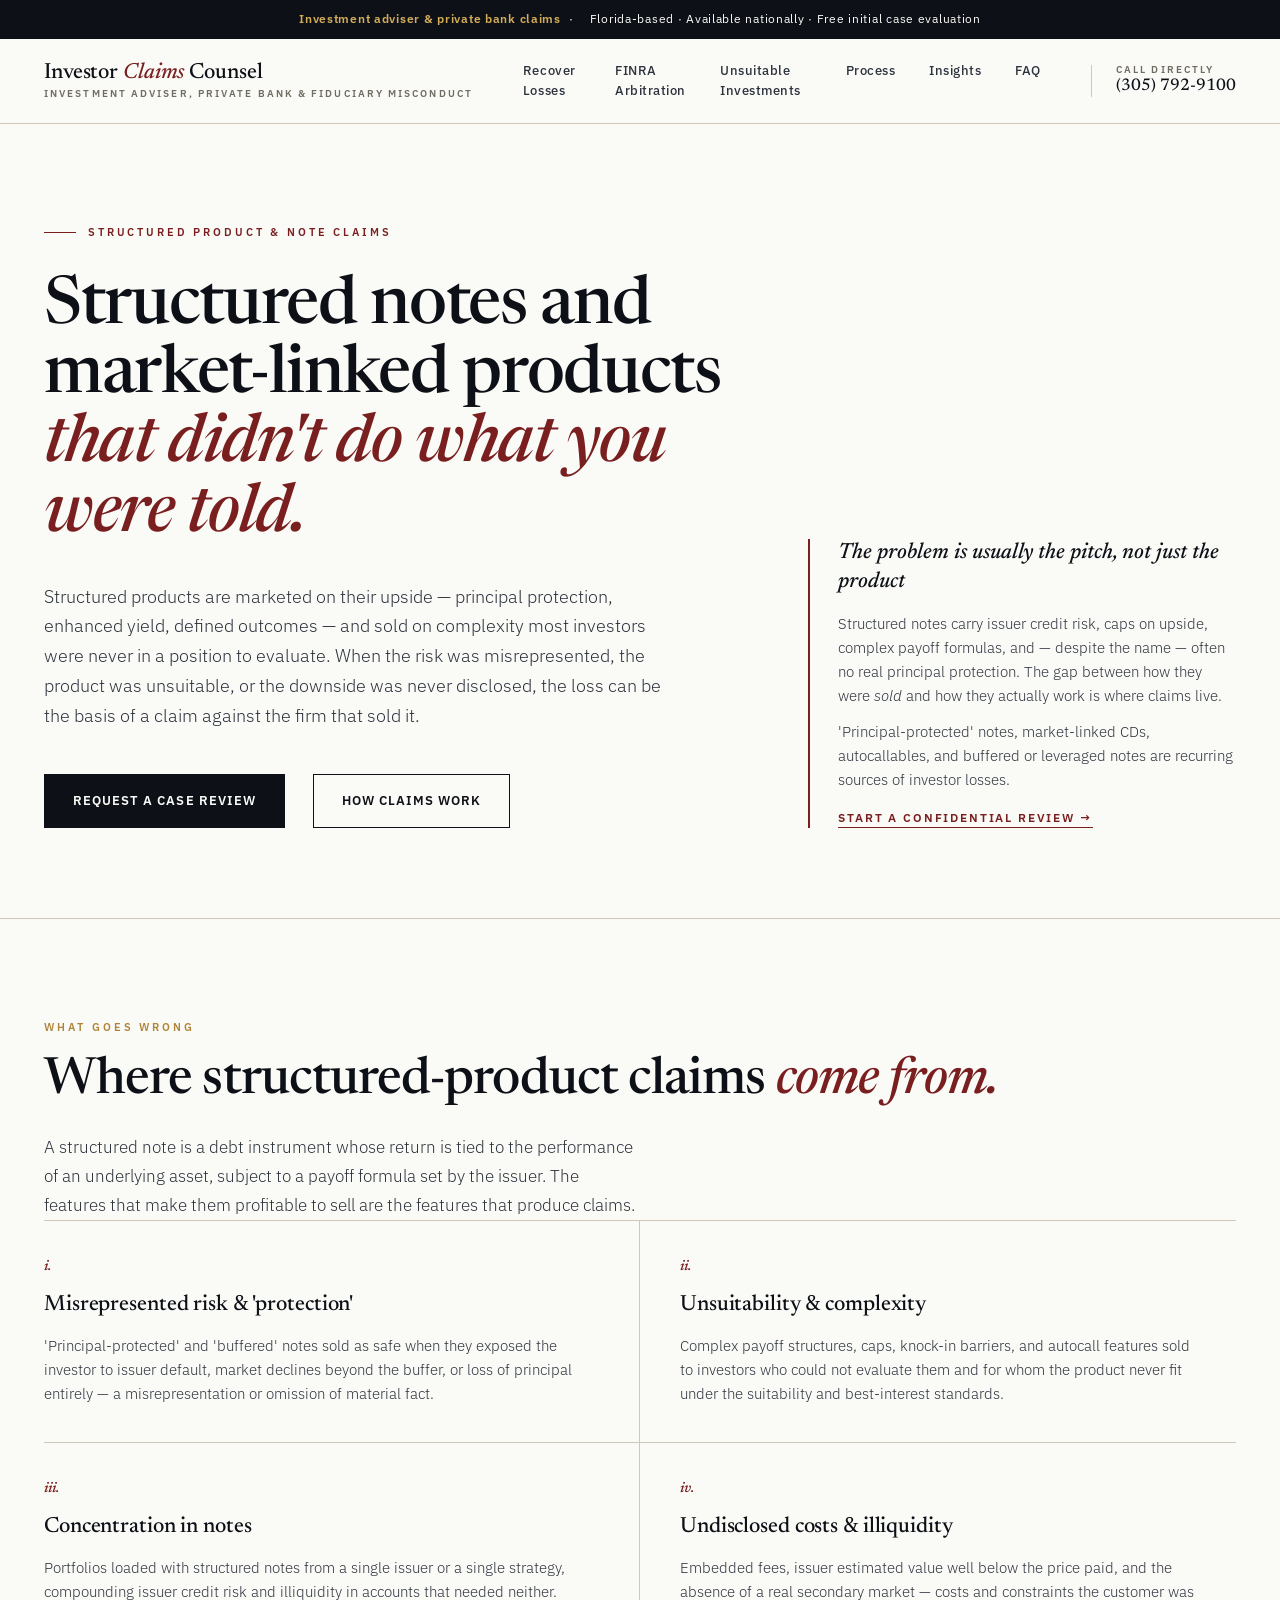
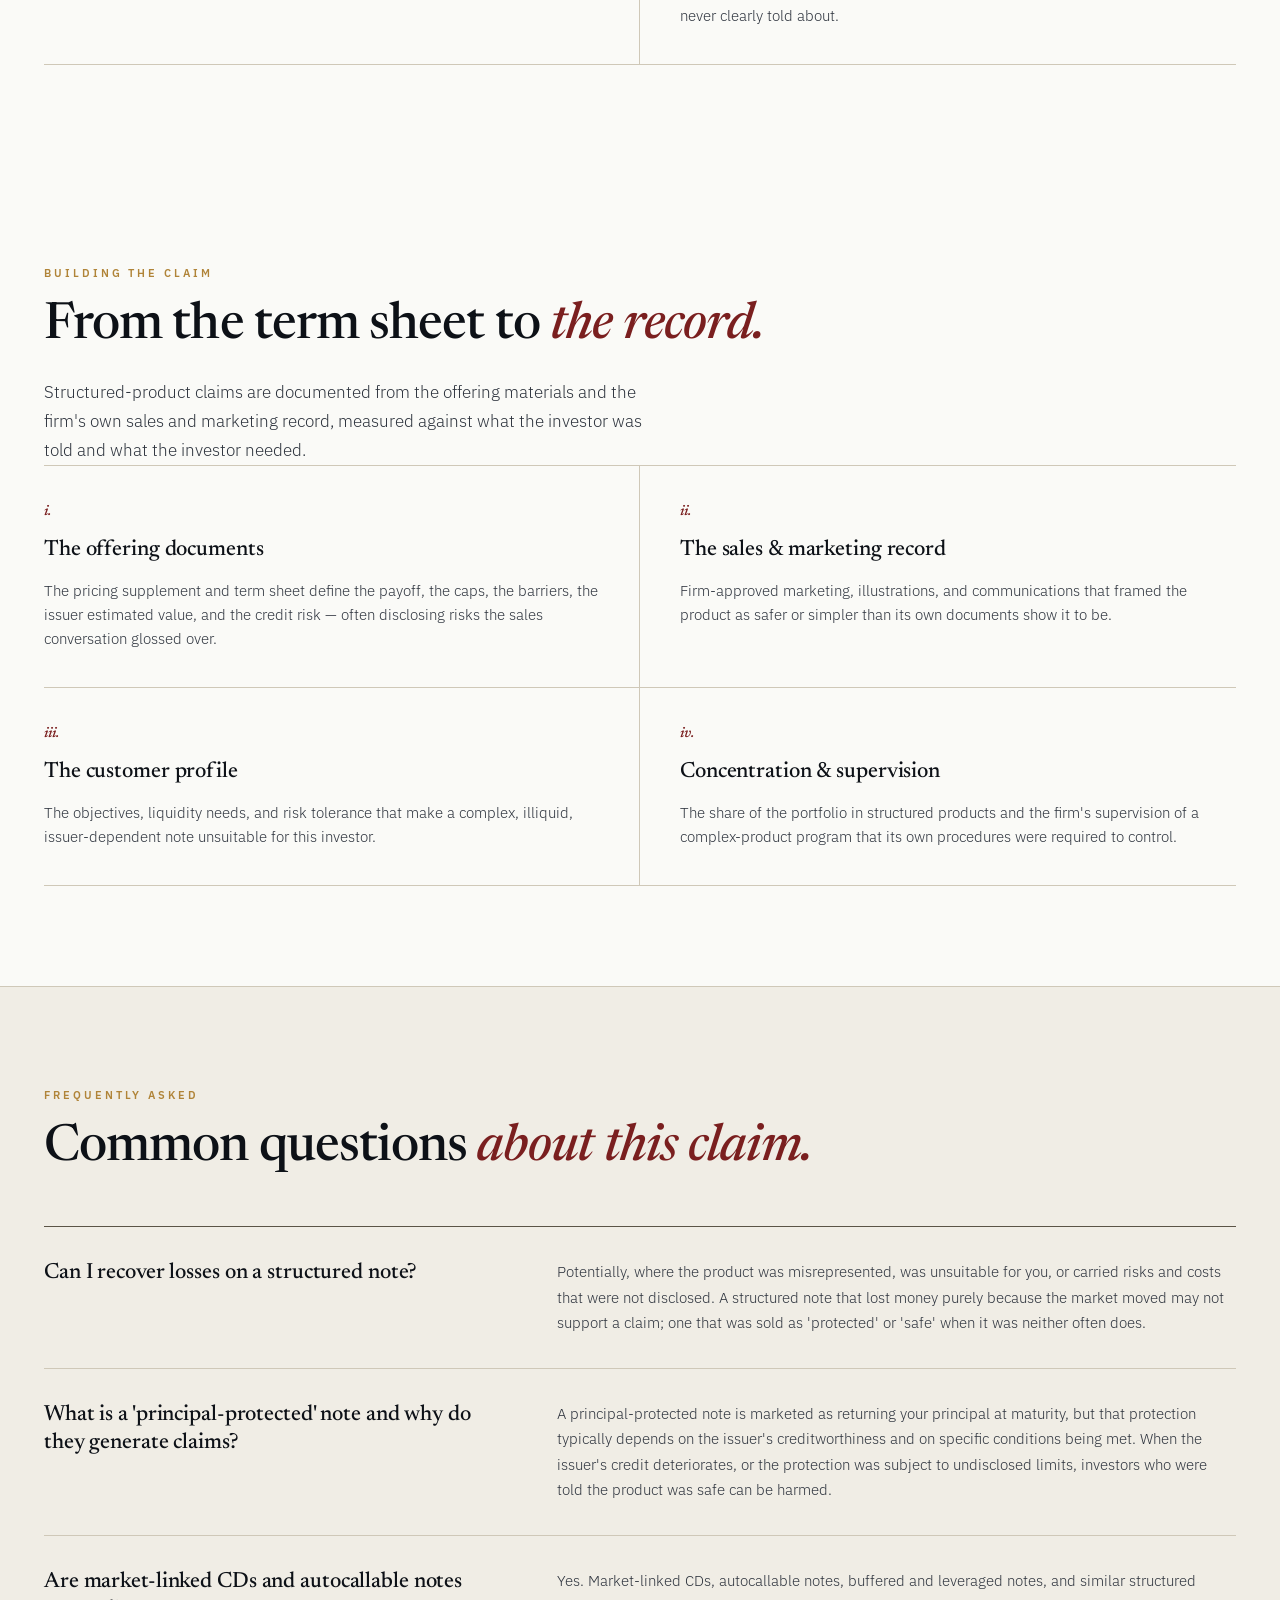
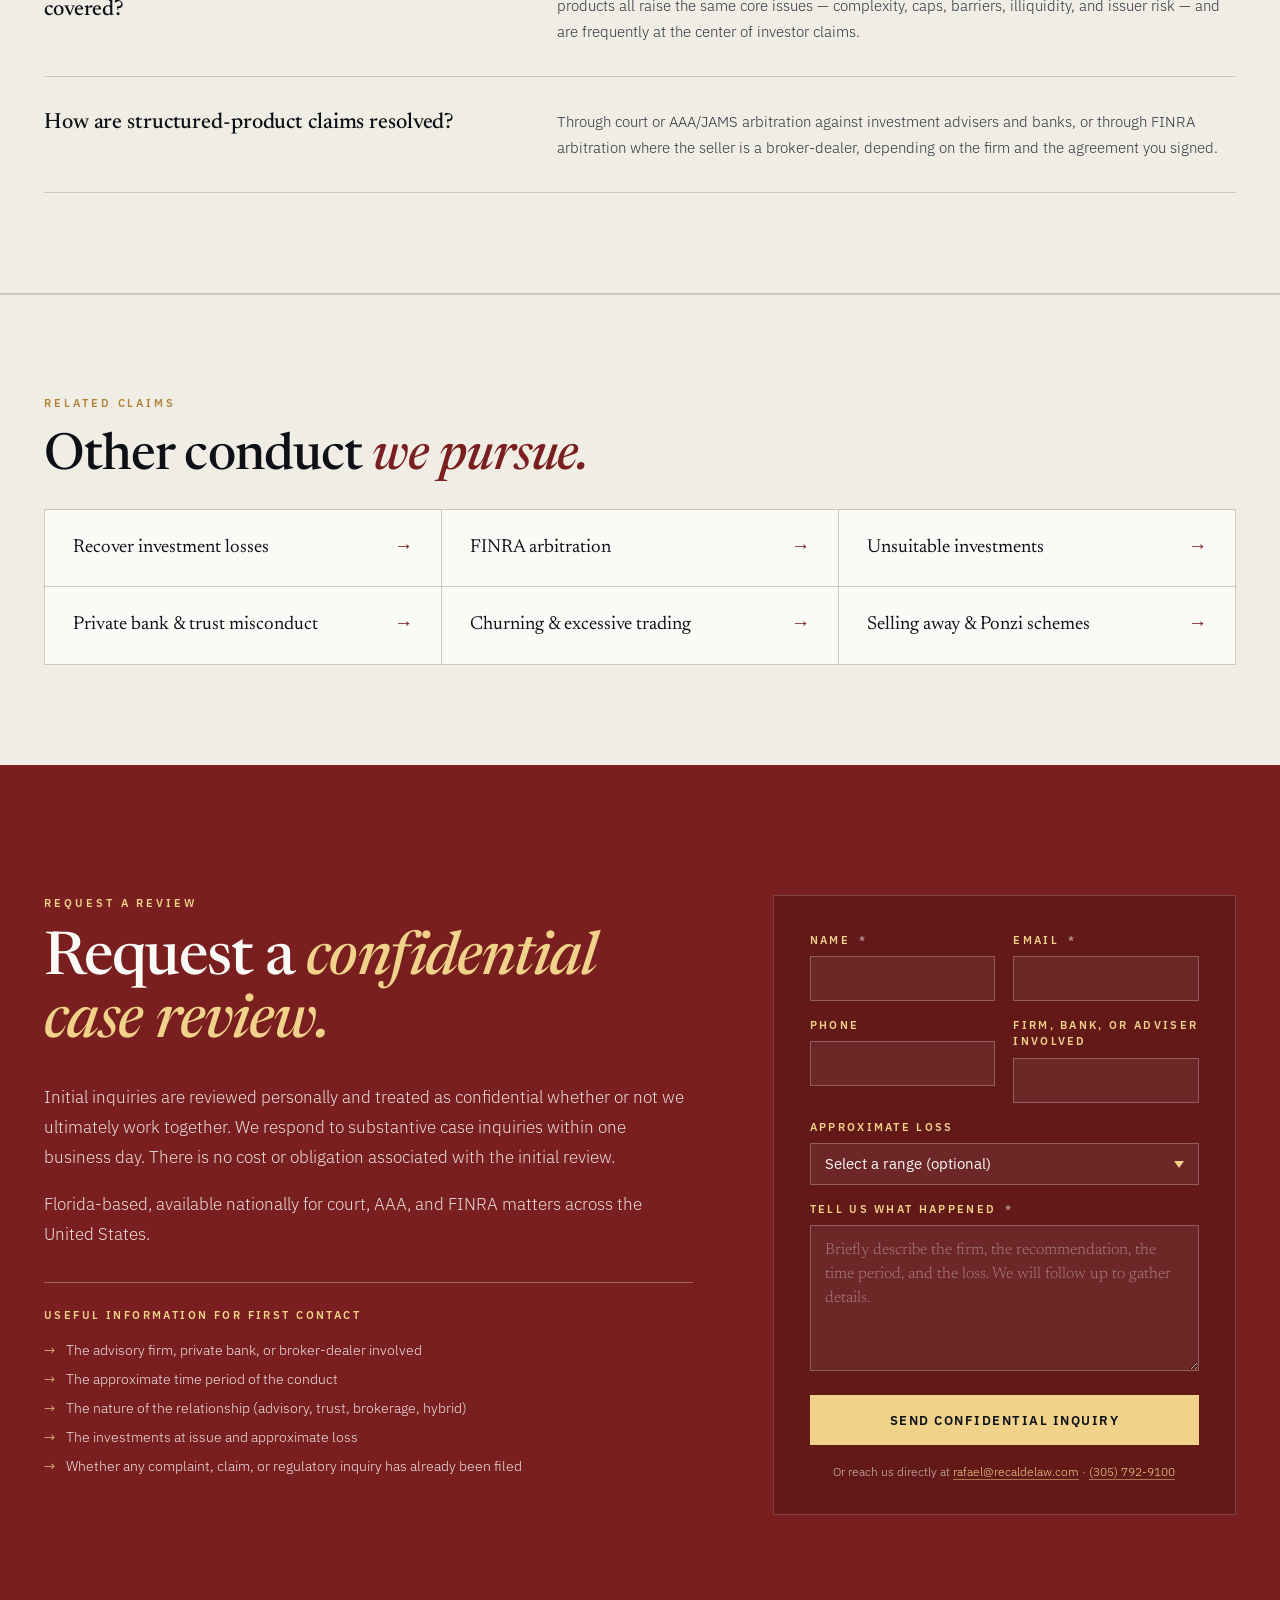
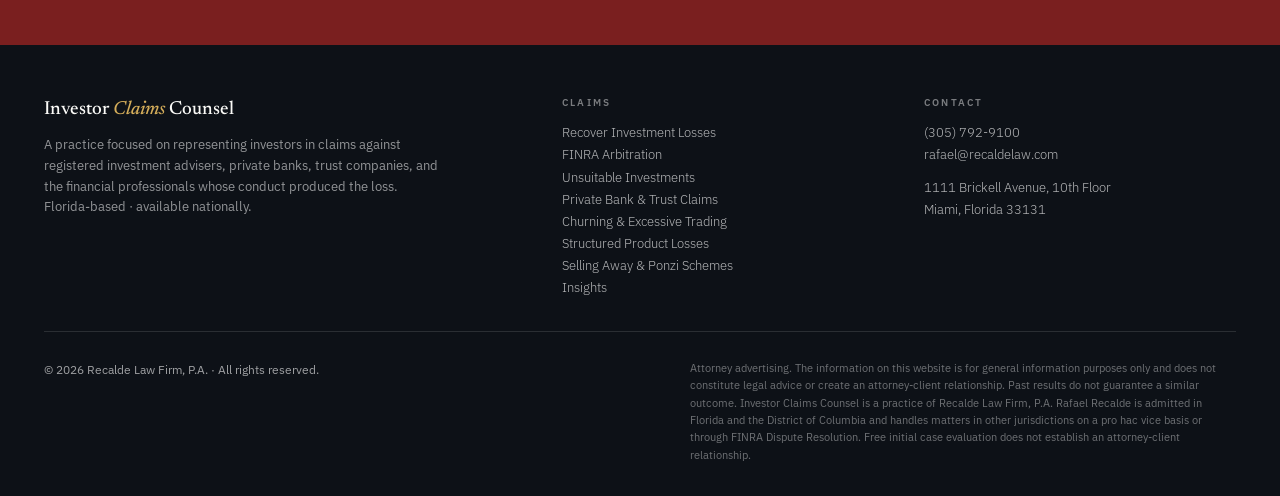
<file: structured-product-losses/index.html>
<!DOCTYPE html>
<html lang="en">
<head>
<meta charset="UTF-8">
<meta name="viewport" content="width=device-width, initial-scale=1.0">
<title>Structured Note &amp; Structured Product Loss Claims | Investor Claims Counsel</title>
<meta name="description" content="Attorney for investors who lost money in structured notes, market-linked CDs, and principal-protected products that were misrepresented or unsuitable. We pursue the firms that sold them. Free case review.">
<link rel="canonical" href="https://investorclaimscounsel.com/structured-product-losses/">
<meta property="og:title" content="Structured Note & Structured Product Loss Claims | Investor Claims Counsel">
<meta property="og:description" content="Attorney for investors who lost money in structured notes, market-linked CDs, and principal-protected products that were misrepresented or unsuitable. We pursue the firms that sold them. Free case review.">
<meta property="og:type" content="website">
<meta property="og:url" content="https://investorclaimscounsel.com/structured-product-losses/">
<meta property="og:image" content="https://investorclaimscounsel.com/headshot.jpg">
<meta name="twitter:card" content="summary">
<link rel="icon" href="/favicon.svg" type="image/svg+xml">
<link rel="preconnect" href="https://fonts.googleapis.com">
<link rel="preconnect" href="https://fonts.gstatic.com" crossorigin>
<link href="https://fonts.googleapis.com/css2?family=Newsreader:ital,wght@0,400;0,500;0,600;1,400;1,500&family=IBM+Plex+Sans:wght@300;400;500;600&display=swap" rel="stylesheet">
<link rel="stylesheet" href="/style.css">
<script type="application/ld+json">
{
  "@context": "https://schema.org",
  "@graph": [
    {
      "@type": "LegalService",
      "name": "Structured Product Losses — Investor Claims Counsel",
      "description": "Attorney for investors who lost money in structured notes, market-linked CDs, and principal-protected products that were misrepresented or unsuitable. We pursue the firms that sold them. Free case review.",
      "url": "https://investorclaimscounsel.com/structured-product-losses/",
      "telephone": "+1-305-792-9100",
      "email": "rafael@recaldelaw.com",
      "areaServed": "US",
      "provider": {
        "@type": "Attorney",
        "name": "Rafael Recalde",
        "url": "https://investorclaimscounsel.com/#rafael"
      },
      "address": {
        "@type": "PostalAddress",
        "streetAddress": "1111 Brickell Avenue, 10th Floor",
        "addressLocality": "Miami",
        "addressRegion": "FL",
        "postalCode": "33131",
        "addressCountry": "US"
      }
    },
    {
      "@type": "BreadcrumbList",
      "itemListElement": [
        {
          "@type": "ListItem",
          "position": 1,
          "name": "Home",
          "item": "https://investorclaimscounsel.com/"
        },
        {
          "@type": "ListItem",
          "position": 2,
          "name": "Structured Product Losses",
          "item": "https://investorclaimscounsel.com/structured-product-losses/"
        }
      ]
    },
    {
      "@type": "FAQPage",
      "mainEntity": [
        {
          "@type": "Question",
          "name": "Can I recover losses on a structured note?",
          "acceptedAnswer": {
            "@type": "Answer",
            "text": "Potentially, where the product was misrepresented, was unsuitable for you, or carried risks and costs that were not disclosed. A structured note that lost money purely because the market moved may not support a claim; one that was sold as 'protected' or 'safe' when it was neither often does."
          }
        },
        {
          "@type": "Question",
          "name": "What is a 'principal-protected' note and why do they generate claims?",
          "acceptedAnswer": {
            "@type": "Answer",
            "text": "A principal-protected note is marketed as returning your principal at maturity, but that protection typically depends on the issuer's creditworthiness and on specific conditions being met. When the issuer's credit deteriorates, or the protection was subject to undisclosed limits, investors who were told the product was safe can be harmed."
          }
        },
        {
          "@type": "Question",
          "name": "Are market-linked CDs and autocallable notes covered?",
          "acceptedAnswer": {
            "@type": "Answer",
            "text": "Yes. Market-linked CDs, autocallable notes, buffered and leveraged notes, and similar structured products all raise the same core issues — complexity, caps, barriers, illiquidity, and issuer risk — and are frequently at the center of investor claims."
          }
        },
        {
          "@type": "Question",
          "name": "How are structured-product claims resolved?",
          "acceptedAnswer": {
            "@type": "Answer",
            "text": "Through court or AAA/JAMS arbitration against investment advisers and banks, or through FINRA arbitration where the seller is a broker-dealer, depending on the firm and the agreement you signed."
          }
        }
      ]
    }
  ]
}
</script>
</head>
<body>

<div class="notice-strip">
  <span class="strong">Investment adviser &amp; private bank claims</span>·<span style="margin: 0 8px;"></span>Florida-based · Available nationally · Free initial case evaluation
</div>

<header class="topbar">
  <div class="topbar-inner">
    <a href="/" class="brand">
      <span class="brand-name">Investor <em>Claims</em> Counsel</span>
      <span class="brand-sub">Investment Adviser, Private Bank &amp; Fiduciary Misconduct</span>
    </a>
    <nav class="nav">
      <a href="/recover-investment-losses/">Recover Losses</a>
      <a href="/finra-arbitration-lawyer/">FINRA Arbitration</a>
      <a href="/unsuitable-investment-claims/">Unsuitable Investments</a>
      <a href="/#process">Process</a>
      <a href="/blog/">Insights</a>
      <a href="/#faq">FAQ</a>
    </nav>
    <a href="tel:+13057929100" class="topbar-phone">
      <span class="phone-label">Call directly</span>
      (305) 792-9100
    </a>
  </div>
</header>

<section class="hero">
  <div class="hero-inner">
    <div>
      <div class="hero-eyebrow">Structured product &amp; note claims</div>
      <h1>Structured notes and market-linked products <em>that didn't do what you were told.</em></h1>
      <p class="hero-sub">Structured products are marketed on their upside — principal protection, enhanced yield, defined outcomes — and sold on complexity most investors were never in a position to evaluate. When the risk was misrepresented, the product was unsuitable, or the downside was never disclosed, the loss can be the basis of a claim against the firm that sold it.</p>
      <div class="hero-cta-row">
        <a href="#engage" class="btn btn-primary">Request a Case Review</a>
        <a href="/#process" class="btn btn-ghost">How Claims Work</a>
      </div>
    </div>
    <aside class="hero-side">
      <h3>The problem is usually the pitch, not just the product</h3>
      <p>Structured notes carry issuer credit risk, caps on upside, complex payoff formulas, and — despite the name — often no real principal protection. The gap between how they were <em>sold</em> and how they actually work is where claims live.</p><p>'Principal-protected' notes, market-linked CDs, autocallables, and buffered or leveraged notes are recurring sources of investor losses.</p>
      <a href="#engage" class="more">Start a confidential review →</a>
    </aside>
  </div>
</section>

<section>
  <div class="container">
    <div class="section-eyebrow">What Goes Wrong</div>
    <h2 class="section-title">Where structured-product claims <em>come from.</em></h2>
    <p class="section-lead">A structured note is a debt instrument whose return is tied to the performance of an underlying asset, subject to a payoff formula set by the issuer. The features that make them profitable to sell are the features that produce claims.</p>
<div class="conduct-grid">
      <div class="conduct-item">
        <div class="conduct-num">i.</div>
        <h4>Misrepresented risk &amp; 'protection'</h4>
        <p>'Principal-protected' and 'buffered' notes sold as safe when they exposed the investor to issuer default, market declines beyond the buffer, or loss of principal entirely — a misrepresentation or omission of material fact.</p>
      </div>
      <div class="conduct-item">
        <div class="conduct-num">ii.</div>
        <h4>Unsuitability &amp; complexity</h4>
        <p>Complex payoff structures, caps, knock-in barriers, and autocall features sold to investors who could not evaluate them and for whom the product never fit under the suitability and best-interest standards.</p>
      </div>
      <div class="conduct-item">
        <div class="conduct-num">iii.</div>
        <h4>Concentration in notes</h4>
        <p>Portfolios loaded with structured notes from a single issuer or a single strategy, compounding issuer credit risk and illiquidity in accounts that needed neither.</p>
      </div>
      <div class="conduct-item">
        <div class="conduct-num">iv.</div>
        <h4>Undisclosed costs &amp; illiquidity</h4>
        <p>Embedded fees, issuer estimated value well below the price paid, and the absence of a real secondary market — costs and constraints the customer was never clearly told about.</p>
      </div>
    </div>
  </div>
</section>

<section>
  <div class="container">
    <div class="section-eyebrow">Building the Claim</div>
    <h2 class="section-title">From the term sheet to <em>the record.</em></h2>
    <p class="section-lead">Structured-product claims are documented from the offering materials and the firm's own sales and marketing record, measured against what the investor was told and what the investor needed.</p>
<div class="conduct-grid">
      <div class="conduct-item">
        <div class="conduct-num">i.</div>
        <h4>The offering documents</h4>
        <p>The pricing supplement and term sheet define the payoff, the caps, the barriers, the issuer estimated value, and the credit risk — often disclosing risks the sales conversation glossed over.</p>
      </div>
      <div class="conduct-item">
        <div class="conduct-num">ii.</div>
        <h4>The sales &amp; marketing record</h4>
        <p>Firm-approved marketing, illustrations, and communications that framed the product as safer or simpler than its own documents show it to be.</p>
      </div>
      <div class="conduct-item">
        <div class="conduct-num">iii.</div>
        <h4>The customer profile</h4>
        <p>The objectives, liquidity needs, and risk tolerance that make a complex, illiquid, issuer-dependent note unsuitable for this investor.</p>
      </div>
      <div class="conduct-item">
        <div class="conduct-num">iv.</div>
        <h4>Concentration &amp; supervision</h4>
        <p>The share of the portfolio in structured products and the firm's supervision of a complex-product program that its own procedures were required to control.</p>
      </div>
    </div>
  </div>
</section>

<section class="faq">
  <div class="container">
    <div class="section-eyebrow">Frequently Asked</div>
    <h2 class="section-title">Common questions <em>about this claim.</em></h2>
    <div class="faq-list">
      <div class="faq-item">
        <div class="faq-q">Can I recover losses on a structured note?</div>
        <div class="faq-a">Potentially, where the product was misrepresented, was unsuitable for you, or carried risks and costs that were not disclosed. A structured note that lost money purely because the market moved may not support a claim; one that was sold as 'protected' or 'safe' when it was neither often does.</div>
      </div>
      <div class="faq-item">
        <div class="faq-q">What is a 'principal-protected' note and why do they generate claims?</div>
        <div class="faq-a">A principal-protected note is marketed as returning your principal at maturity, but that protection typically depends on the issuer's creditworthiness and on specific conditions being met. When the issuer's credit deteriorates, or the protection was subject to undisclosed limits, investors who were told the product was safe can be harmed.</div>
      </div>
      <div class="faq-item">
        <div class="faq-q">Are market-linked CDs and autocallable notes covered?</div>
        <div class="faq-a">Yes. Market-linked CDs, autocallable notes, buffered and leveraged notes, and similar structured products all raise the same core issues — complexity, caps, barriers, illiquidity, and issuer risk — and are frequently at the center of investor claims.</div>
      </div>
      <div class="faq-item">
        <div class="faq-q">How are structured-product claims resolved?</div>
        <div class="faq-a">Through court or AAA/JAMS arbitration against investment advisers and banks, or through FINRA arbitration where the seller is a broker-dealer, depending on the firm and the agreement you signed.</div>
      </div>
    </div>
  </div>
</section>

<section class="related">
  <div class="container">
    <div class="section-eyebrow">Related Claims</div>
    <h2 class="section-title">Other conduct <em>we pursue.</em></h2>
    <div class="related-grid">
      <a class="related-claim" href="/recover-investment-losses/">Recover investment losses <span>→</span></a><a class="related-claim" href="/finra-arbitration-lawyer/">FINRA arbitration <span>→</span></a><a class="related-claim" href="/unsuitable-investment-claims/">Unsuitable investments <span>→</span></a><a class="related-claim" href="/private-bank-trust-misconduct/">Private bank &amp; trust misconduct <span>→</span></a><a class="related-claim" href="/churning-excessive-trading/">Churning &amp; excessive trading <span>→</span></a><a class="related-claim" href="/selling-away-ponzi-claims/">Selling away &amp; Ponzi schemes <span>→</span></a>
    </div>
  </div>
</section>

<section id="engage" class="engage">
  <div class="container">
    <div class="engage-grid">
      <div>
        <div class="section-eyebrow" style="color: #f0d28a;">Request a Review</div>
        <h2>Request a <em>confidential case review.</em></h2>
        <p>Initial inquiries are reviewed personally and treated as confidential whether or not we ultimately work together. We respond to substantive case inquiries within one business day. There is no cost or obligation associated with the initial review.</p>
        <p>Florida-based, available nationally for court, AAA, and FINRA matters across the United States.</p>
        <div class="engage-checklist">
          <div class="label">Useful information for first contact</div>
          <ul>
            <li>The advisory firm, private bank, or broker-dealer involved</li>
            <li>The approximate time period of the conduct</li>
            <li>The nature of the relationship (advisory, trust, brokerage, hybrid)</li>
            <li>The investments at issue and approximate loss</li>
            <li>Whether any complaint, claim, or regulatory inquiry has already been filed</li>
          </ul>
        </div>
      </div>
      <div>
        <form class="case-form" action="https://formspree.io/f/mqegejrg" method="POST">
          <input type="hidden" name="_subject" value="Investor Claims Counsel — New case inquiry">
          <input type="text" name="_gotcha" tabindex="-1" autocomplete="off" aria-hidden="true" class="case-form-honeypot">
          <div class="case-form-row">
            <div class="case-form-field">
              <label for="cf-name">Name <span>*</span></label>
              <input type="text" id="cf-name" name="name" required autocomplete="name">
            </div>
            <div class="case-form-field">
              <label for="cf-email">Email <span>*</span></label>
              <input type="email" id="cf-email" name="email" required autocomplete="email">
            </div>
          </div>
          <div class="case-form-row">
            <div class="case-form-field">
              <label for="cf-phone">Phone</label>
              <input type="tel" id="cf-phone" name="phone" autocomplete="tel">
            </div>
            <div class="case-form-field">
              <label for="cf-firm">Firm, bank, or adviser involved</label>
              <input type="text" id="cf-firm" name="firm_or_adviser">
            </div>
          </div>
          <div class="case-form-field">
            <label for="cf-loss">Approximate loss</label>
            <select id="cf-loss" name="approximate_loss">
              <option value="">Select a range (optional)</option>
              <option value="Under $100,000">Under $100,000</option>
              <option value="$100,000 – $500,000">$100,000 – $500,000</option>
              <option value="$500,000 – $2,000,000">$500,000 – $2,000,000</option>
              <option value="Over $2,000,000">Over $2,000,000</option>
              <option value="Prefer not to say">Prefer not to say</option>
            </select>
          </div>
          <div class="case-form-field">
            <label for="cf-message">Tell us what happened <span>*</span></label>
            <textarea id="cf-message" name="message" rows="5" required placeholder="Briefly describe the firm, the recommendation, the time period, and the loss. We will follow up to gather details."></textarea>
          </div>
          <button type="submit" class="btn-case-form">Send Confidential Inquiry</button>
          <p class="case-form-note">Or reach us directly at <a href="mailto:rafael@recaldelaw.com">rafael@recaldelaw.com</a> · <a href="tel:+13057929100">(305) 792-9100</a></p>
        </form>
      </div>
    </div>
  </div>
</section>

<footer>
  <div class="footer-inner">
    <div class="footer-top">
      <div>
        <div class="footer-brand-line">Investor <em>Claims</em> Counsel</div>
        <div class="footer-tagline">A practice focused on representing investors in claims against registered investment advisers, private banks, trust companies, and the financial professionals whose conduct produced the loss. Florida-based · available nationally.</div>
      </div>
      <div class="footer-col">
        <div class="footer-col-label">Claims</div>
        <a href="/recover-investment-losses/">Recover Investment Losses</a>
        <a href="/finra-arbitration-lawyer/">FINRA Arbitration</a>
        <a href="/unsuitable-investment-claims/">Unsuitable Investments</a>
        <a href="/private-bank-trust-misconduct/">Private Bank &amp; Trust Claims</a>
        <a href="/churning-excessive-trading/">Churning &amp; Excessive Trading</a>
        <a href="/structured-product-losses/">Structured Product Losses</a>
        <a href="/selling-away-ponzi-claims/">Selling Away &amp; Ponzi Schemes</a>
        <a href="/blog/">Insights</a>
      </div>
      <div class="footer-col">
        <div class="footer-col-label">Contact</div>
        <a href="tel:+13057929100">(305) 792-9100</a>
        <a href="mailto:rafael@recaldelaw.com">rafael@recaldelaw.com</a>
        <p style="margin-top: 10px;">1111 Brickell Avenue, 10th Floor<br>Miami, Florida 33131</p>
      </div>
    </div>
    <div class="footer-bottom">
      <div>© 2026 Recalde Law Firm, P.A. · All rights reserved.</div>
      <div class="disclaimer">Attorney advertising. The information on this website is for general information purposes only and does not constitute legal advice or create an attorney-client relationship. Past results do not guarantee a similar outcome. Investor Claims Counsel is a practice of Recalde Law Firm, P.A. Rafael Recalde is admitted in Florida and the District of Columbia and handles matters in other jurisdictions on a pro hac vice basis or through FINRA Dispute Resolution. Free initial case evaluation does not establish an attorney-client relationship.</div>
    </div>
  </div>
</footer>

</body>
</html>
</file>
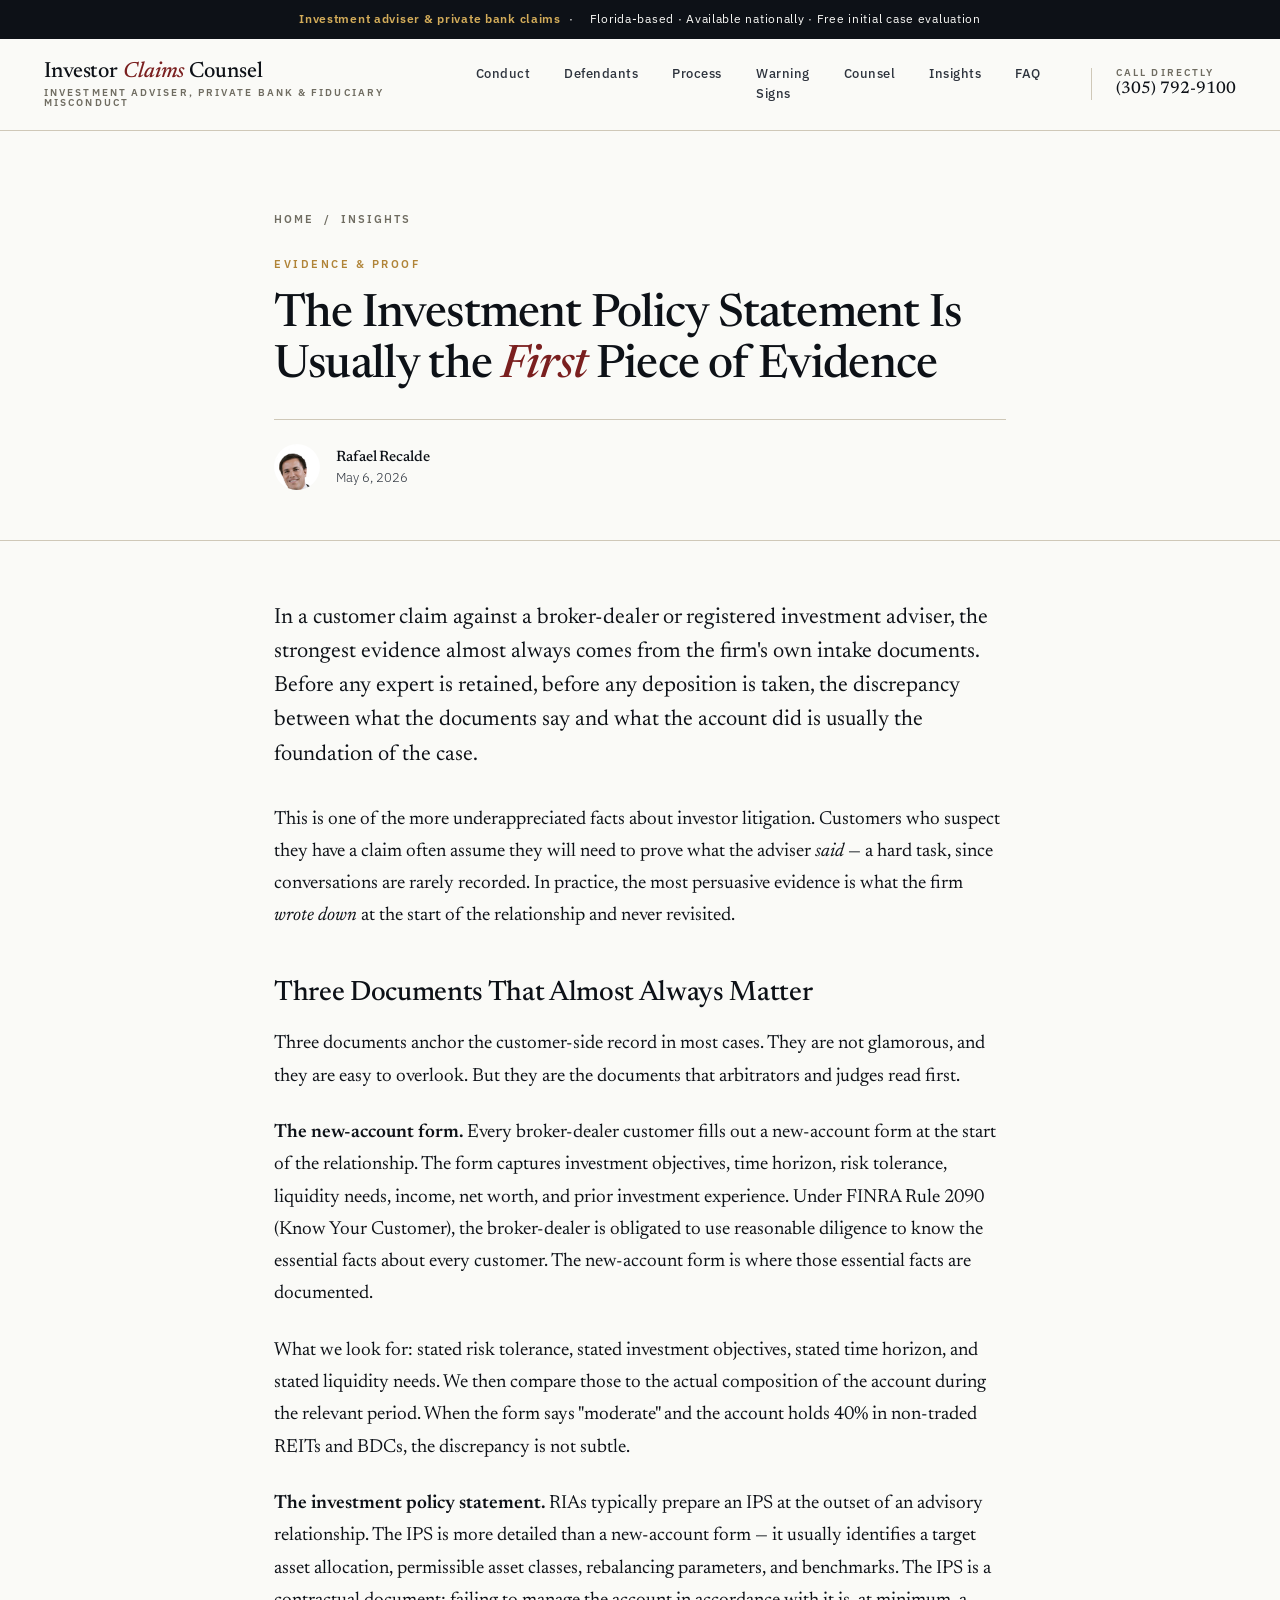
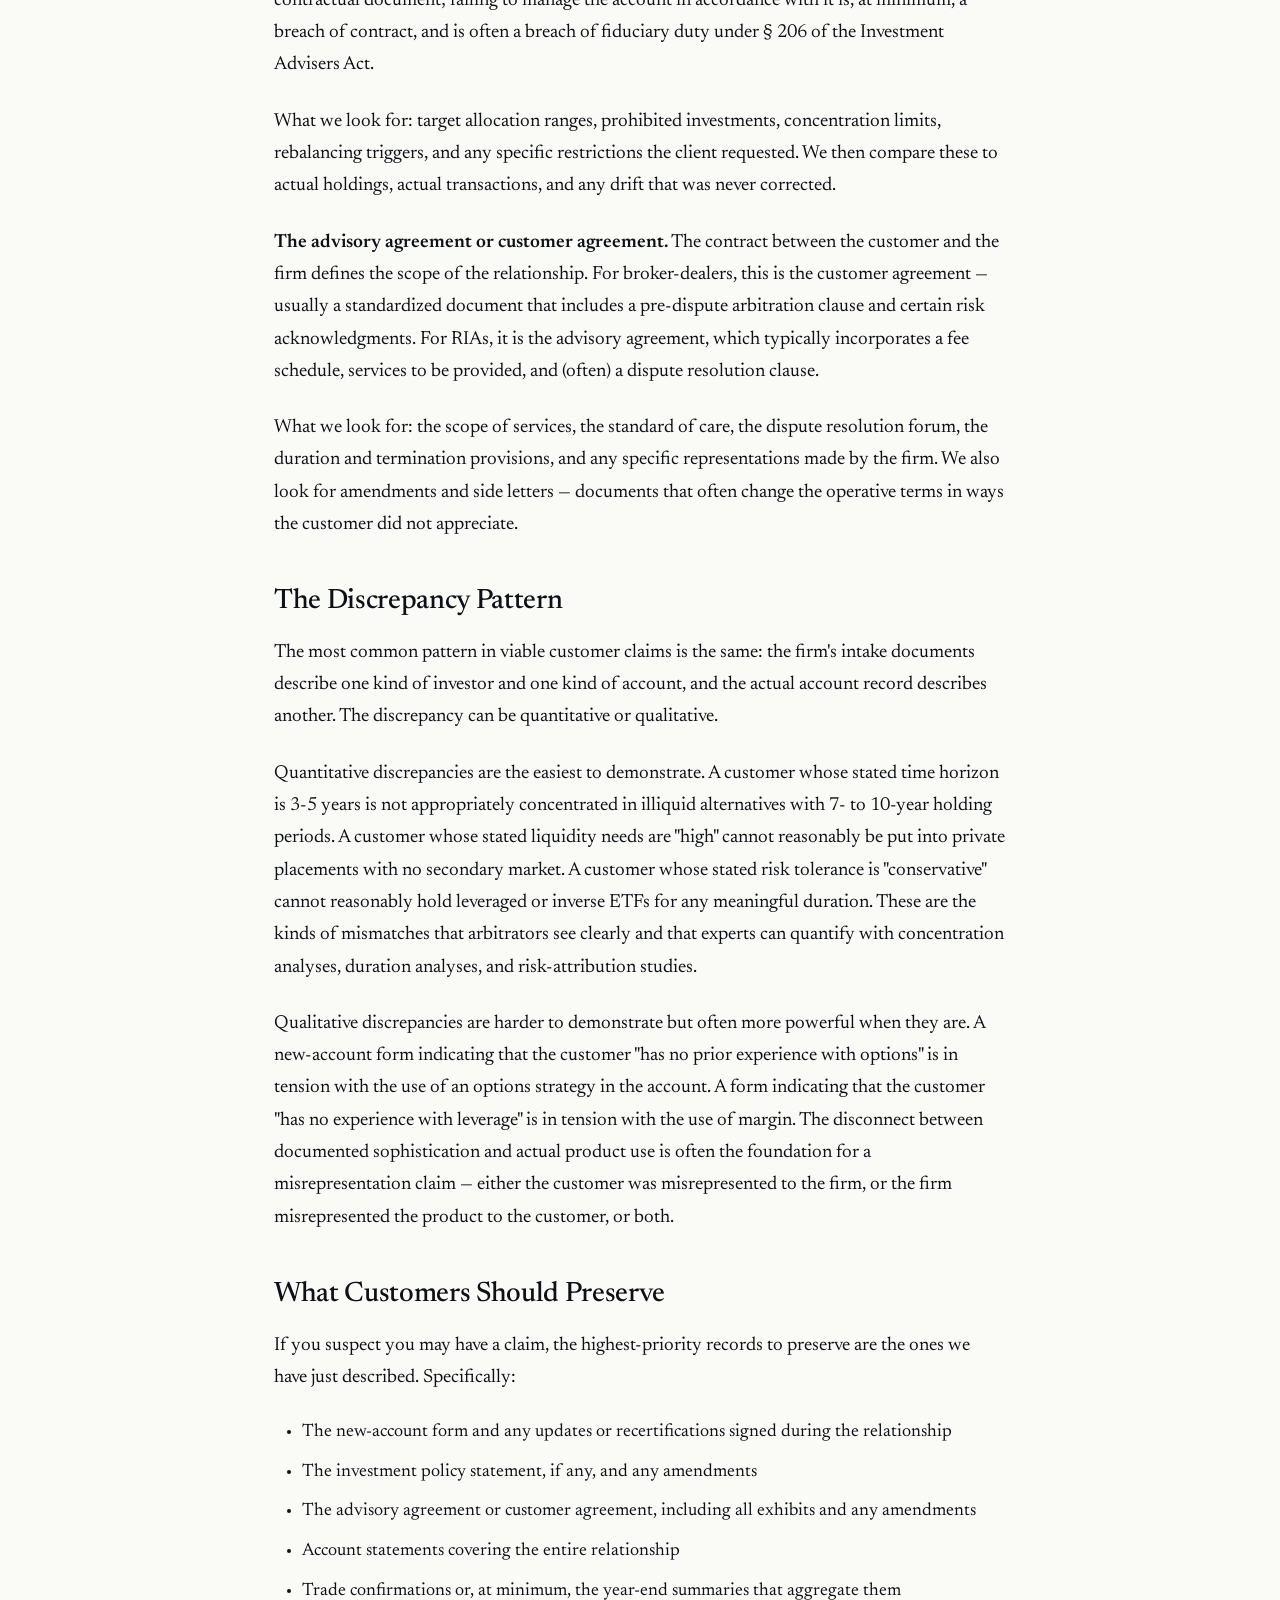
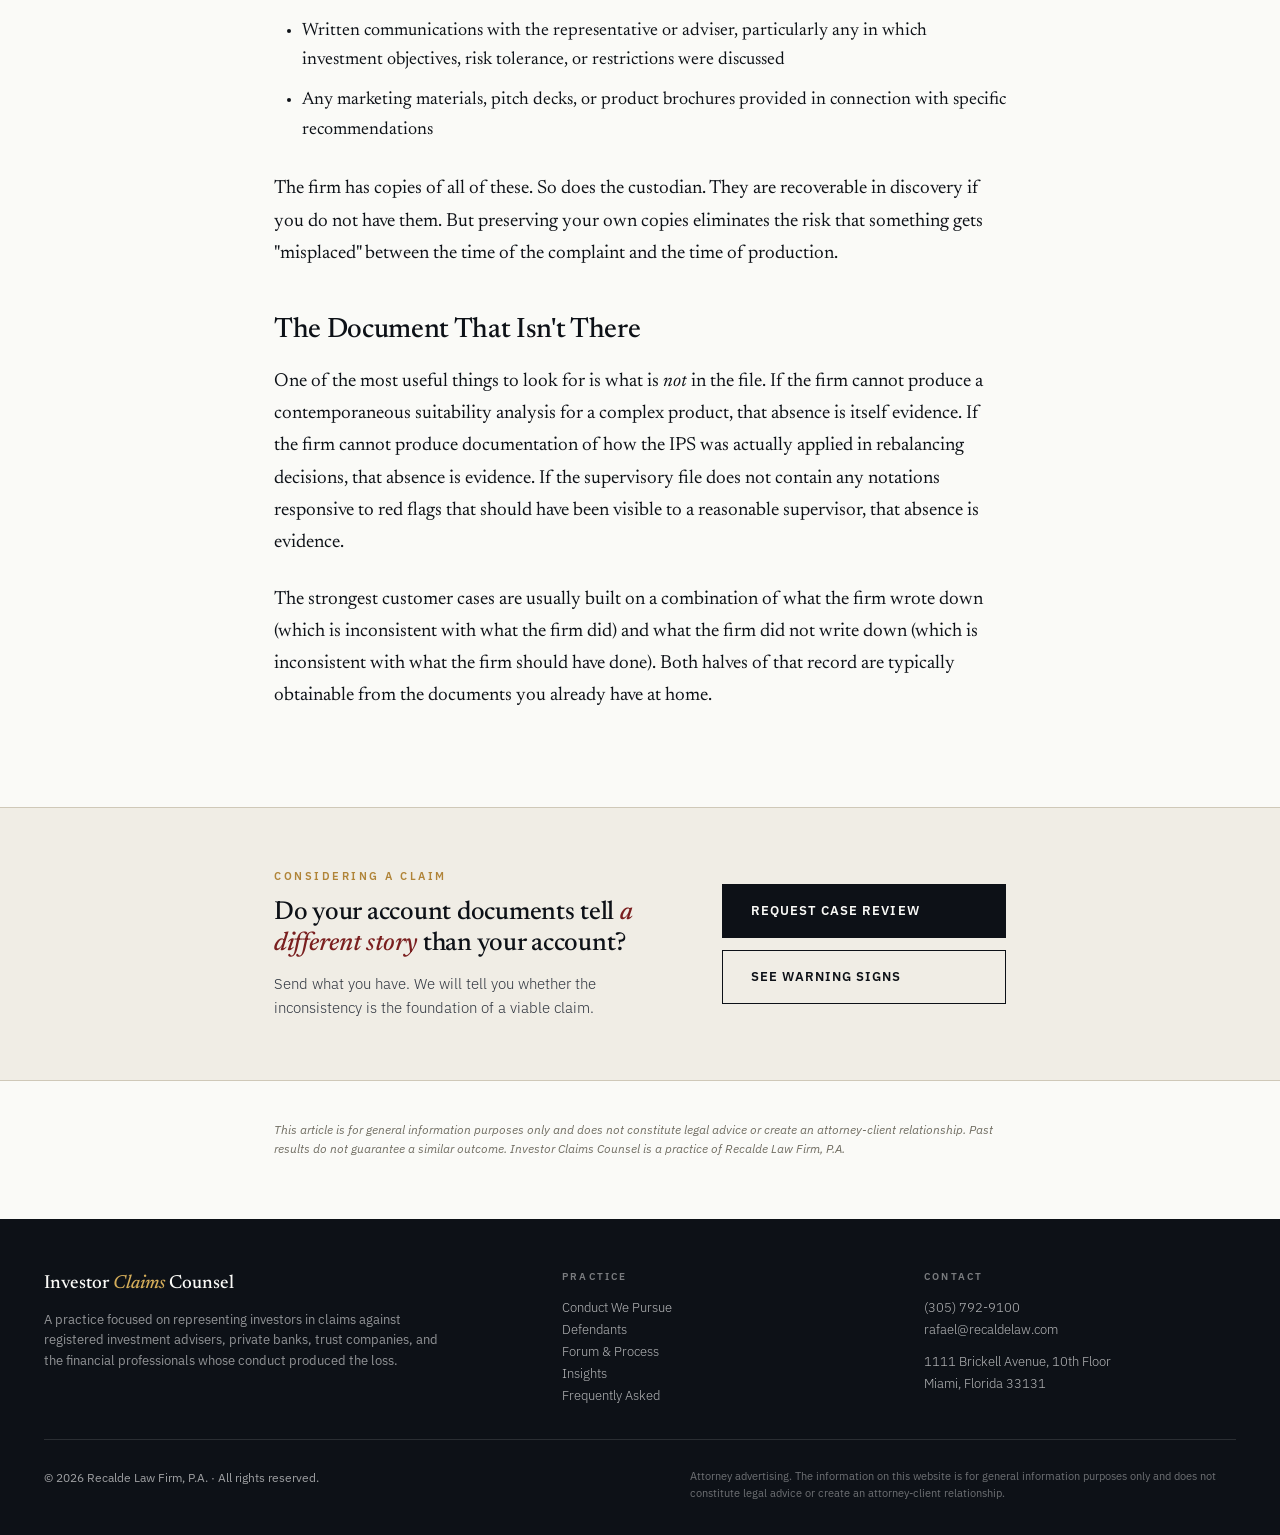
<file: the-investment-policy-statement-is-usually-the-first-piece-of-evidence/index.html>
<!DOCTYPE html>
<html lang="en">
<head>
<meta charset="UTF-8">
<meta name="viewport" content="width=device-width, initial-scale=1.0">
<title>The Investment Policy Statement Is Usually the First Piece of Evidence &mdash; Investor Claims Counsel</title>
<meta name="description" content="Why the IPS, the new-account form, and the advisory agreement anchor most viable claims — and what to look for when the document on file doesn't match the way the account was actually managed.">
<meta property="og:title" content="The Investment Policy Statement Is Usually the First Piece of Evidence">
<meta property="og:description" content="Why the IPS, the new-account form, and the advisory agreement anchor most viable claims — and what to look for when the documents don't match the conduct.">
<meta property="og:type" content="article">
<meta property="og:url" content="https://investorclaimscounsel.com/the-investment-policy-statement-is-usually-the-first-piece-of-evidence/">
<meta property="og:image" content="https://investorclaimscounsel.com/headshot.jpg">
<meta name="twitter:card" content="summary">
<link rel="icon" href="../favicon.svg" type="image/svg+xml">
<link rel="preconnect" href="https://fonts.googleapis.com">
<link rel="preconnect" href="https://fonts.gstatic.com" crossorigin>
<link href="https://fonts.googleapis.com/css2?family=Newsreader:ital,wght@0,400;0,500;0,600;1,400;1,500&family=IBM+Plex+Sans:wght@300;400;500;600&display=swap" rel="stylesheet">
<link rel="stylesheet" href="../style.css">
<link rel="stylesheet" href="../blog.css">
<link rel="canonical" href="https://investorclaimscounsel.com/the-investment-policy-statement-is-usually-the-first-piece-of-evidence/">
<script type="application/ld+json">
{
  "@context": "https://schema.org",
  "@type": "BlogPosting",
  "headline": "The Investment Policy Statement Is Usually the First Piece of Evidence",
  "description": "Why the IPS, the new-account form, and the advisory agreement anchor most viable claims — and what to look for when the document on file doesn't match the way the account was actually managed.",
  "url": "https://investorclaimscounsel.com/the-investment-policy-statement-is-usually-the-first-piece-of-evidence/",
  "mainEntityOfPage": {
    "@type": "WebPage",
    "@id": "https://investorclaimscounsel.com/the-investment-policy-statement-is-usually-the-first-piece-of-evidence/"
  },
  "datePublished": "2026-05-22",
  "dateModified": "2026-05-22",
  "author": {
    "@type": "Person",
    "name": "Rafael Recalde",
    "url": "https://investorclaimscounsel.com/#rafael"
  },
  "publisher": {
    "@type": "Organization",
    "name": "Investor Claims Counsel",
    "url": "https://investorclaimscounsel.com/"
  },
  "image": "https://investorclaimscounsel.com/headshot.jpg"
}
</script>
</head>
<body>

<div class="notice-strip">
  <span class="strong">Investment adviser &amp; private bank claims</span>·<span style="margin: 0 8px;"></span>Florida-based · Available nationally · Free initial case evaluation
</div>

<header class="topbar">
  <div class="topbar-inner">
    <a href="/" class="brand">
      <span class="brand-name">Investor <em>Claims</em> Counsel</span>
      <span class="brand-sub">Investment Adviser, Private Bank &amp; Fiduciary Misconduct</span>
    </a>
    <nav class="nav">
      <a href="/#conduct">Conduct</a>
      <a href="/#defendants">Defendants</a>
      <a href="/#process">Process</a>
      <a href="/#indicators">Warning Signs</a>
      <a href="/#counsel">Counsel</a>
      <a href="/blog/">Insights</a>
      <a href="/#faq">FAQ</a>
    </nav>
    <a href="tel:+13057929100" class="topbar-phone">
      <span class="phone-label">Call directly</span>
      (305) 792-9100
    </a>
  </div>
</header>

<header class="article-header">
  <div class="container">
    <div class="article-breadcrumb"><a href="/">Home</a> &nbsp;/&nbsp; <a href="/blog/">Insights</a></div>
    <span class="article-tag">Evidence &amp; Proof</span>
    <h1>The Investment Policy Statement Is Usually the <em>First</em> Piece of Evidence</h1>
    <div class="article-meta">
      <img src="../headshot.jpg" alt="Rafael Recalde">
      <div class="article-meta-text">
        <strong>Rafael Recalde</strong>
        May 6, 2026
      </div>
    </div>
  </div>
</header>

<article class="article-body">
  <div class="container">
    <div class="article-content">
      <p class="lede">In a customer claim against a broker-dealer or registered investment adviser, the strongest evidence almost always comes from the firm's own intake documents. Before any expert is retained, before any deposition is taken, the discrepancy between what the documents say and what the account did is usually the foundation of the case.</p>

      <p>This is one of the more underappreciated facts about investor litigation. Customers who suspect they have a claim often assume they will need to prove what the adviser <em>said</em> &mdash; a hard task, since conversations are rarely recorded. In practice, the most persuasive evidence is what the firm <em>wrote down</em> at the start of the relationship and never revisited.</p>

      <h2>Three Documents That Almost Always Matter</h2>

      <p>Three documents anchor the customer-side record in most cases. They are not glamorous, and they are easy to overlook. But they are the documents that arbitrators and judges read first.</p>

      <p><strong>The new-account form.</strong> Every broker-dealer customer fills out a new-account form at the start of the relationship. The form captures investment objectives, time horizon, risk tolerance, liquidity needs, income, net worth, and prior investment experience. Under FINRA Rule 2090 (Know Your Customer), the broker-dealer is obligated to use reasonable diligence to know the essential facts about every customer. The new-account form is where those essential facts are documented.</p>

      <p>What we look for: stated risk tolerance, stated investment objectives, stated time horizon, and stated liquidity needs. We then compare those to the actual composition of the account during the relevant period. When the form says "moderate" and the account holds 40% in non-traded REITs and BDCs, the discrepancy is not subtle.</p>

      <p><strong>The investment policy statement.</strong> RIAs typically prepare an IPS at the outset of an advisory relationship. The IPS is more detailed than a new-account form &mdash; it usually identifies a target asset allocation, permissible asset classes, rebalancing parameters, and benchmarks. The IPS is a contractual document; failing to manage the account in accordance with it is, at minimum, a breach of contract, and is often a breach of fiduciary duty under § 206 of the Investment Advisers Act.</p>

      <p>What we look for: target allocation ranges, prohibited investments, concentration limits, rebalancing triggers, and any specific restrictions the client requested. We then compare these to actual holdings, actual transactions, and any drift that was never corrected.</p>

      <p><strong>The advisory agreement or customer agreement.</strong> The contract between the customer and the firm defines the scope of the relationship. For broker-dealers, this is the customer agreement &mdash; usually a standardized document that includes a pre-dispute arbitration clause and certain risk acknowledgments. For RIAs, it is the advisory agreement, which typically incorporates a fee schedule, services to be provided, and (often) a dispute resolution clause.</p>

      <p>What we look for: the scope of services, the standard of care, the dispute resolution forum, the duration and termination provisions, and any specific representations made by the firm. We also look for amendments and side letters &mdash; documents that often change the operative terms in ways the customer did not appreciate.</p>

      <h2>The Discrepancy Pattern</h2>

      <p>The most common pattern in viable customer claims is the same: the firm's intake documents describe one kind of investor and one kind of account, and the actual account record describes another. The discrepancy can be quantitative or qualitative.</p>

      <p>Quantitative discrepancies are the easiest to demonstrate. A customer whose stated time horizon is 3-5 years is not appropriately concentrated in illiquid alternatives with 7- to 10-year holding periods. A customer whose stated liquidity needs are "high" cannot reasonably be put into private placements with no secondary market. A customer whose stated risk tolerance is "conservative" cannot reasonably hold leveraged or inverse ETFs for any meaningful duration. These are the kinds of mismatches that arbitrators see clearly and that experts can quantify with concentration analyses, duration analyses, and risk-attribution studies.</p>

      <p>Qualitative discrepancies are harder to demonstrate but often more powerful when they are. A new-account form indicating that the customer "has no prior experience with options" is in tension with the use of an options strategy in the account. A form indicating that the customer "has no experience with leverage" is in tension with the use of margin. The disconnect between documented sophistication and actual product use is often the foundation for a misrepresentation claim &mdash; either the customer was misrepresented to the firm, or the firm misrepresented the product to the customer, or both.</p>

      <h2>What Customers Should Preserve</h2>

      <p>If you suspect you may have a claim, the highest-priority records to preserve are the ones we have just described. Specifically:</p>

      <ul>
        <li>The new-account form and any updates or recertifications signed during the relationship</li>
        <li>The investment policy statement, if any, and any amendments</li>
        <li>The advisory agreement or customer agreement, including all exhibits and any amendments</li>
        <li>Account statements covering the entire relationship</li>
        <li>Trade confirmations or, at minimum, the year-end summaries that aggregate them</li>
        <li>Written communications with the representative or adviser, particularly any in which investment objectives, risk tolerance, or restrictions were discussed</li>
        <li>Any marketing materials, pitch decks, or product brochures provided in connection with specific recommendations</li>
      </ul>

      <p>The firm has copies of all of these. So does the custodian. They are recoverable in discovery if you do not have them. But preserving your own copies eliminates the risk that something gets "misplaced" between the time of the complaint and the time of production.</p>

      <h2>The Document That Isn't There</h2>

      <p>One of the most useful things to look for is what is <em>not</em> in the file. If the firm cannot produce a contemporaneous suitability analysis for a complex product, that absence is itself evidence. If the firm cannot produce documentation of how the IPS was actually applied in rebalancing decisions, that absence is evidence. If the supervisory file does not contain any notations responsive to red flags that should have been visible to a reasonable supervisor, that absence is evidence.</p>

      <p>The strongest customer cases are usually built on a combination of what the firm wrote down (which is inconsistent with what the firm did) and what the firm did not write down (which is inconsistent with what the firm should have done). Both halves of that record are typically obtainable from the documents you already have at home.</p>
    </div>
  </div>
</article>

<section class="article-cta">
  <div class="container">
    <div>
      <div class="label">Considering a claim</div>
      <h3>Do your account documents tell <em>a different story</em> than your account?</h3>
      <p>Send what you have. We will tell you whether the inconsistency is the foundation of a viable claim.</p>
    </div>
    <div class="article-cta-actions">
      <a href="/#engage" class="btn btn-primary">Request Case Review</a>
      <a href="/#indicators" class="btn btn-ghost">See Warning Signs</a>
    </div>
  </div>
</section>

<section class="article-disclaimer">
  <div class="container">
    <p>This article is for general information purposes only and does not constitute legal advice or create an attorney-client relationship. Past results do not guarantee a similar outcome. Investor Claims Counsel is a practice of Recalde Law Firm, P.A.</p>
  </div>
</section>

<footer>
  <div class="footer-inner">
    <div class="footer-top">
      <div>
        <div class="footer-brand-line">Investor <em>Claims</em> Counsel</div>
        <div class="footer-tagline">A practice focused on representing investors in claims against registered investment advisers, private banks, trust companies, and the financial professionals whose conduct produced the loss.</div>
      </div>
      <div class="footer-col">
        <div class="footer-col-label">Practice</div>
        <a href="/#conduct">Conduct We Pursue</a>
        <a href="/#defendants">Defendants</a>
        <a href="/#process">Forum &amp; Process</a>
        <a href="/blog/">Insights</a>
        <a href="/#faq">Frequently Asked</a>
      </div>
      <div class="footer-col">
        <div class="footer-col-label">Contact</div>
        <a href="tel:+13057929100">(305) 792-9100</a>
        <a href="mailto:rafael@recaldelaw.com">rafael@recaldelaw.com</a>
        <p style="margin-top: 10px;">1111 Brickell Avenue, 10th Floor<br>Miami, Florida 33131</p>
      </div>
    </div>
    <div class="footer-bottom">
      <div>© 2026 Recalde Law Firm, P.A. · All rights reserved.</div>
      <div class="disclaimer">Attorney advertising. The information on this website is for general information purposes only and does not constitute legal advice or create an attorney-client relationship.</div>
    </div>
  </div>
</footer>

</body>
</html>
</file>
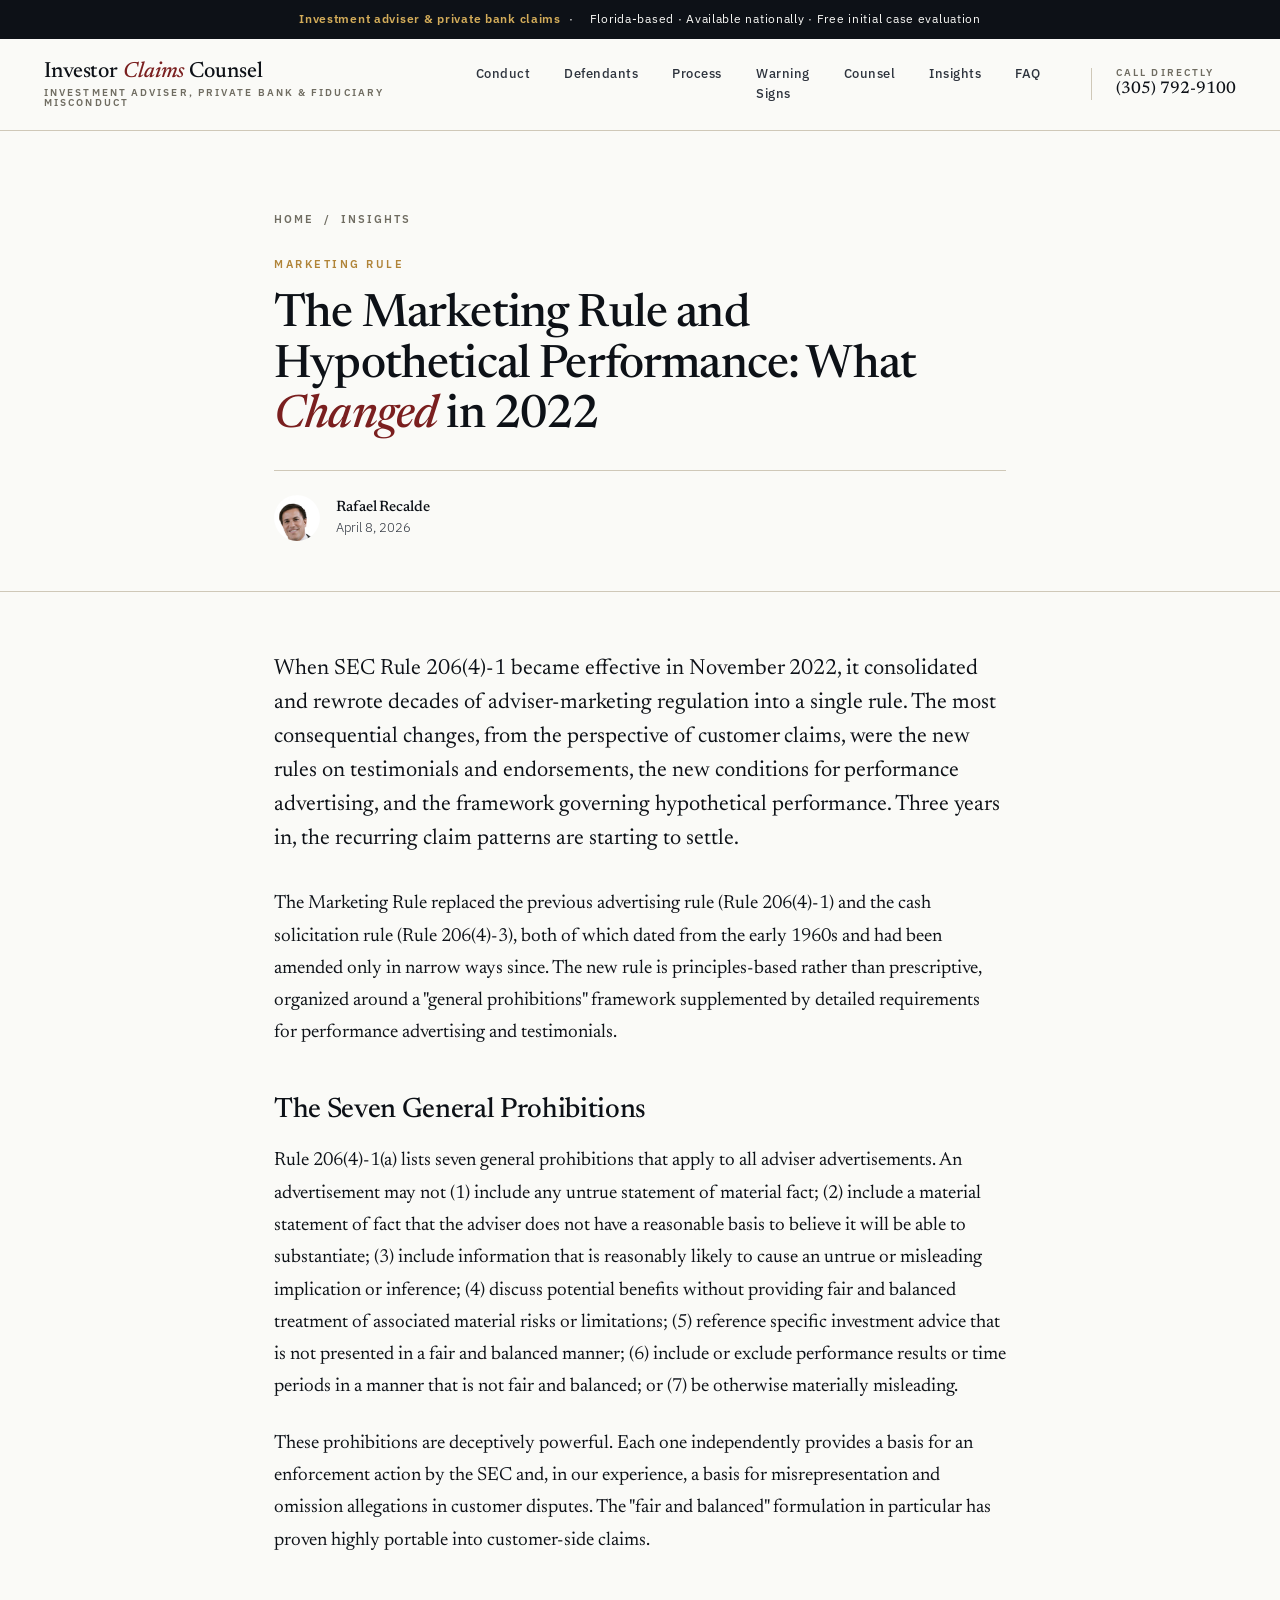
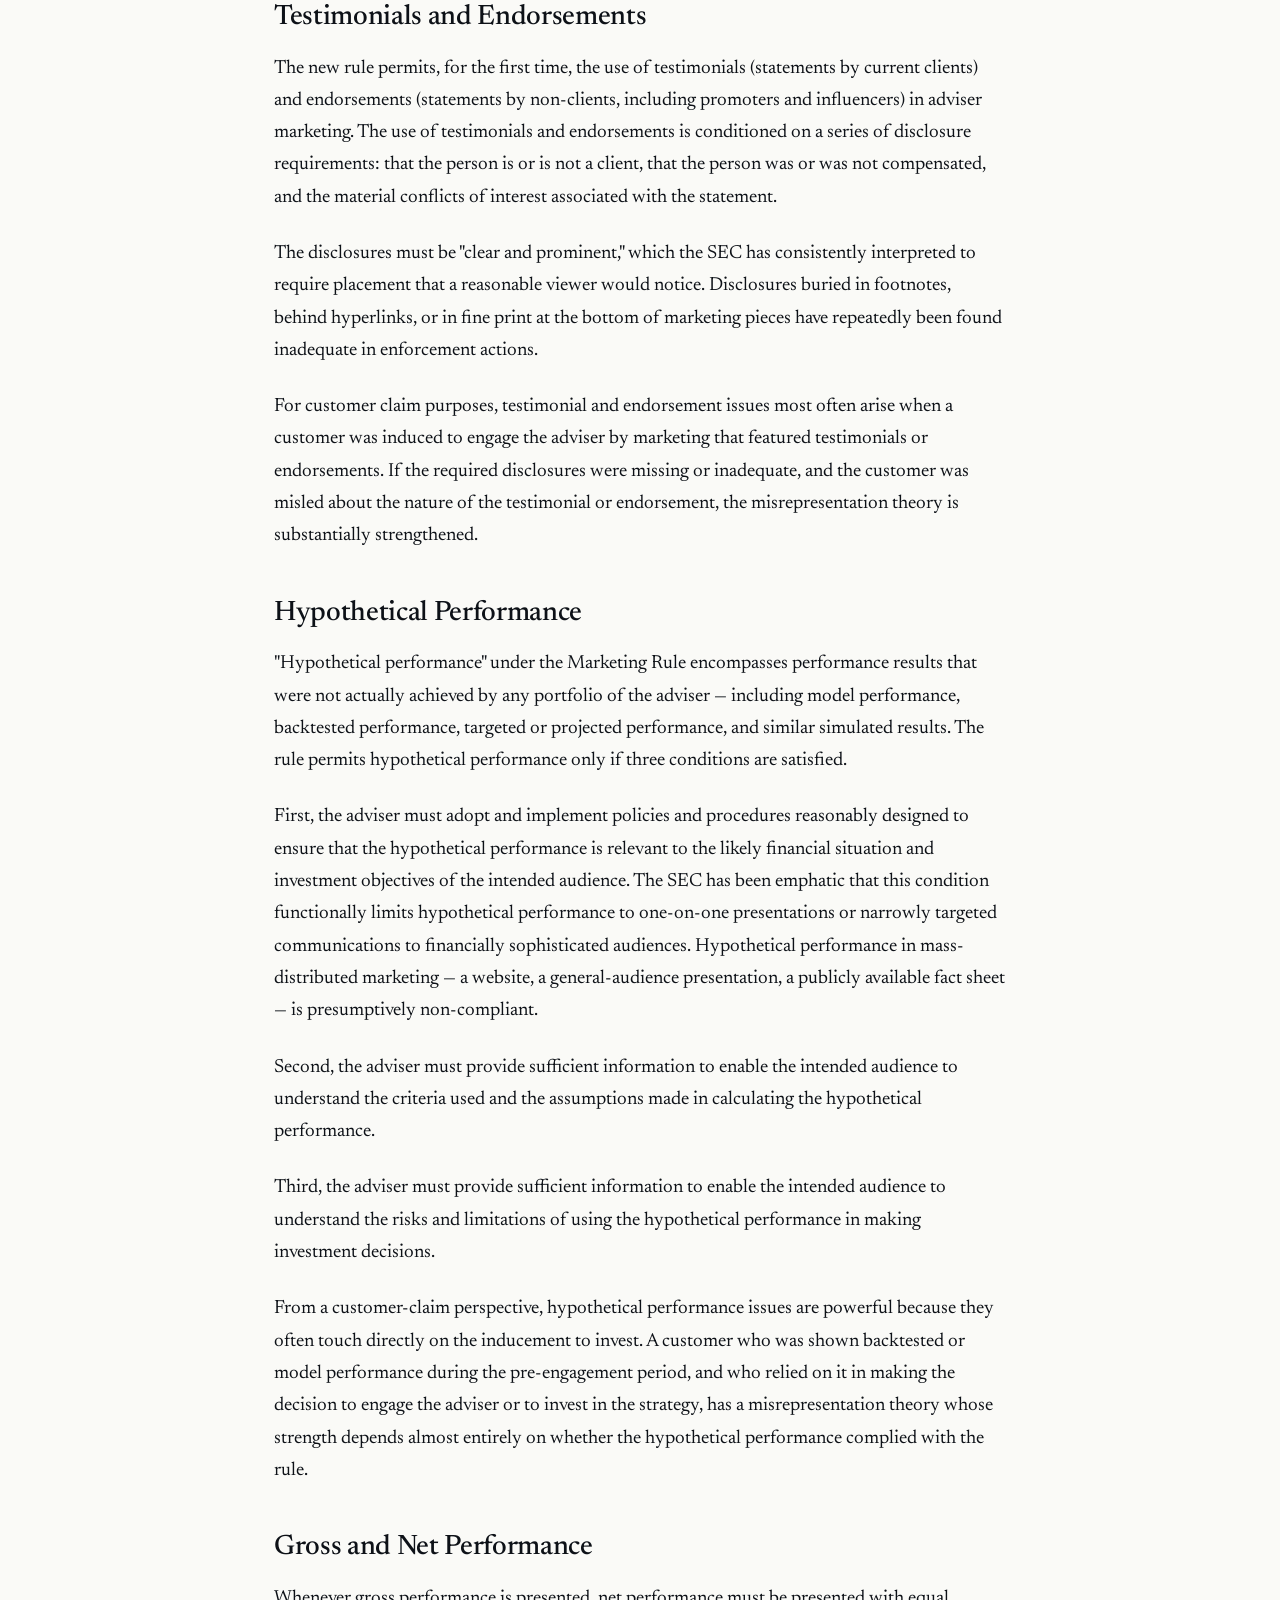
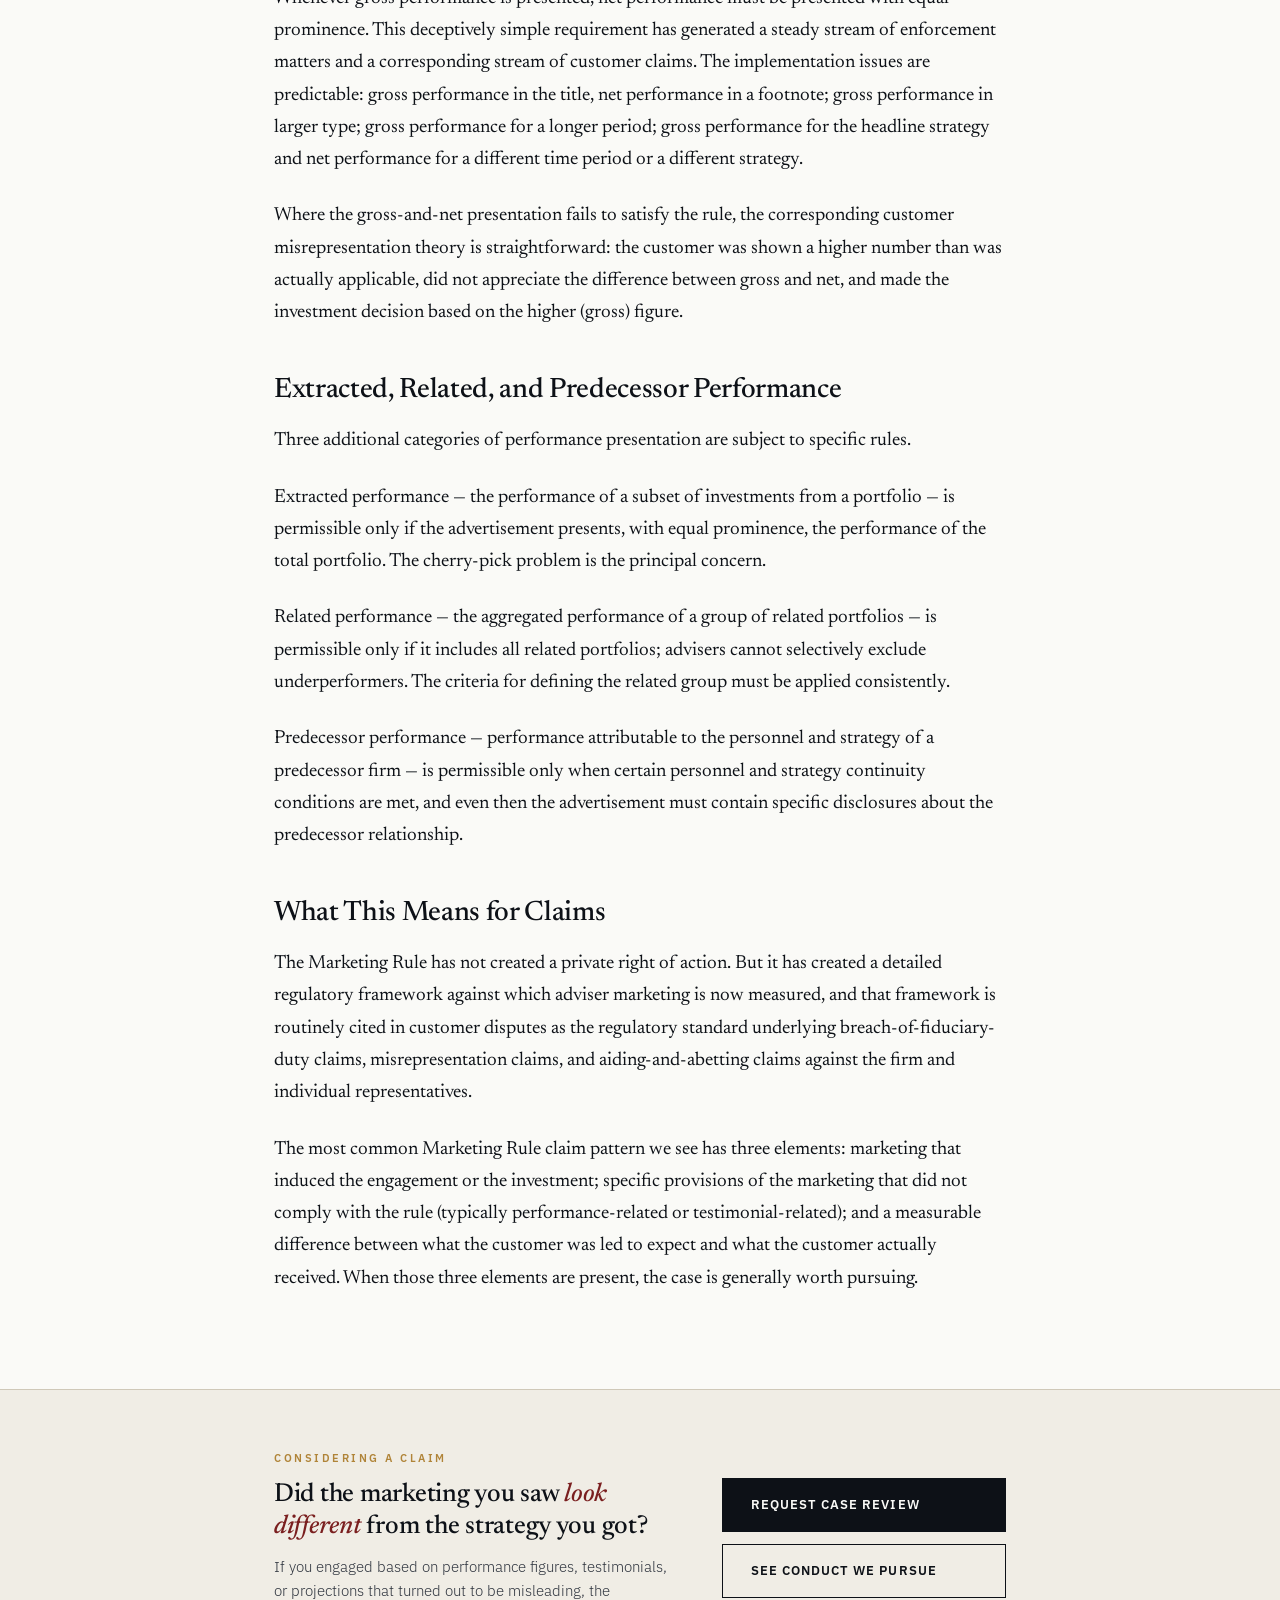
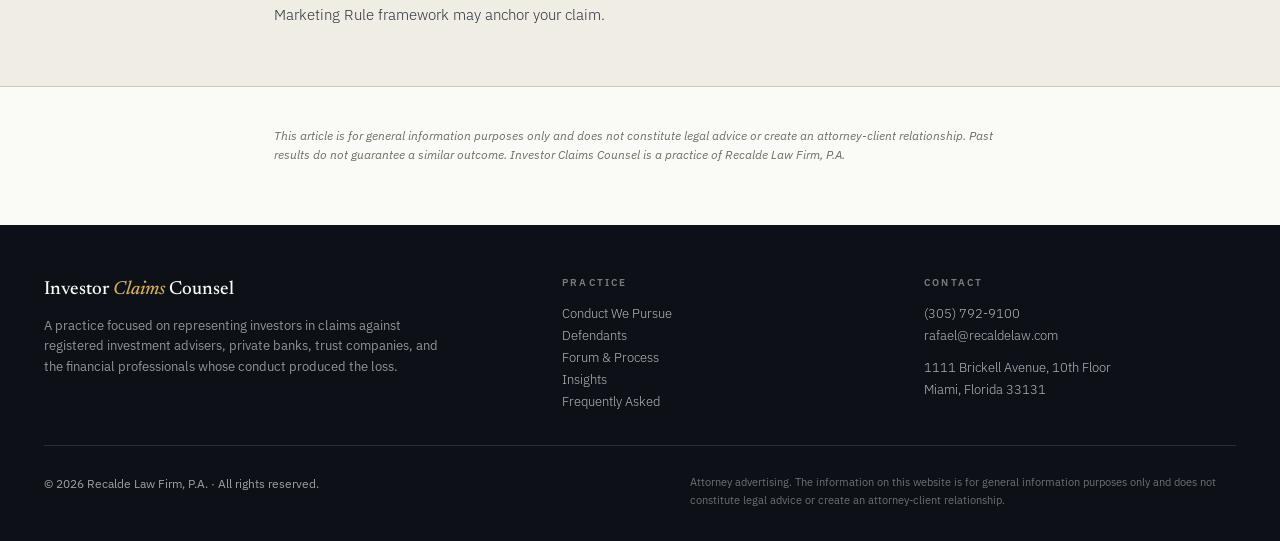
<file: the-marketing-rule-and-hypothetical-performance/index.html>
<!DOCTYPE html>
<html lang="en">
<head>
<meta charset="UTF-8">
<meta name="viewport" content="width=device-width, initial-scale=1.0">
<title>The Marketing Rule and Hypothetical Performance: What Changed in 2022 &mdash; Investor Claims Counsel</title>
<meta name="description" content="SEC Rule 206(4)-1 fundamentally rewrote the rules for adviser marketing — including hypothetical performance, testimonials, and third-party ratings. How those changes shape misrepresentation and omission claims against RIAs.">
<meta property="og:title" content="The Marketing Rule and Hypothetical Performance: What Changed in 2022">
<meta property="og:description" content="SEC Rule 206(4)-1 fundamentally rewrote the rules for adviser marketing. How those changes shape misrepresentation and omission claims against RIAs.">
<meta property="og:type" content="article">
<meta property="og:url" content="https://investorclaimscounsel.com/the-marketing-rule-and-hypothetical-performance/">
<meta property="og:image" content="https://investorclaimscounsel.com/headshot.jpg">
<meta name="twitter:card" content="summary">
<link rel="icon" href="../favicon.svg" type="image/svg+xml">
<link rel="preconnect" href="https://fonts.googleapis.com">
<link rel="preconnect" href="https://fonts.gstatic.com" crossorigin>
<link href="https://fonts.googleapis.com/css2?family=Newsreader:ital,wght@0,400;0,500;0,600;1,400;1,500&family=IBM+Plex+Sans:wght@300;400;500;600&display=swap" rel="stylesheet">
<link rel="stylesheet" href="../style.css">
<link rel="stylesheet" href="../blog.css">
<link rel="canonical" href="https://investorclaimscounsel.com/the-marketing-rule-and-hypothetical-performance/">
<script type="application/ld+json">
{
  "@context": "https://schema.org",
  "@type": "BlogPosting",
  "headline": "The Marketing Rule and Hypothetical Performance: What Changed in 2022",
  "description": "SEC Rule 206(4)-1 fundamentally rewrote the rules for adviser marketing — including hypothetical performance, testimonials, and third-party ratings. How those changes shape misrepresentation and omission claims against RIAs.",
  "url": "https://investorclaimscounsel.com/the-marketing-rule-and-hypothetical-performance/",
  "mainEntityOfPage": {
    "@type": "WebPage",
    "@id": "https://investorclaimscounsel.com/the-marketing-rule-and-hypothetical-performance/"
  },
  "datePublished": "2026-05-22",
  "dateModified": "2026-05-22",
  "author": {
    "@type": "Person",
    "name": "Rafael Recalde",
    "url": "https://investorclaimscounsel.com/#rafael"
  },
  "publisher": {
    "@type": "Organization",
    "name": "Investor Claims Counsel",
    "url": "https://investorclaimscounsel.com/"
  },
  "image": "https://investorclaimscounsel.com/headshot.jpg"
}
</script>
</head>
<body>

<div class="notice-strip">
  <span class="strong">Investment adviser &amp; private bank claims</span>·<span style="margin: 0 8px;"></span>Florida-based · Available nationally · Free initial case evaluation
</div>

<header class="topbar">
  <div class="topbar-inner">
    <a href="/" class="brand">
      <span class="brand-name">Investor <em>Claims</em> Counsel</span>
      <span class="brand-sub">Investment Adviser, Private Bank &amp; Fiduciary Misconduct</span>
    </a>
    <nav class="nav">
      <a href="/#conduct">Conduct</a>
      <a href="/#defendants">Defendants</a>
      <a href="/#process">Process</a>
      <a href="/#indicators">Warning Signs</a>
      <a href="/#counsel">Counsel</a>
      <a href="/blog/">Insights</a>
      <a href="/#faq">FAQ</a>
    </nav>
    <a href="tel:+13057929100" class="topbar-phone">
      <span class="phone-label">Call directly</span>
      (305) 792-9100
    </a>
  </div>
</header>

<header class="article-header">
  <div class="container">
    <div class="article-breadcrumb"><a href="/">Home</a> &nbsp;/&nbsp; <a href="/blog/">Insights</a></div>
    <span class="article-tag">Marketing Rule</span>
    <h1>The Marketing Rule and Hypothetical Performance: What <em>Changed</em> in 2022</h1>
    <div class="article-meta">
      <img src="../headshot.jpg" alt="Rafael Recalde">
      <div class="article-meta-text">
        <strong>Rafael Recalde</strong>
        April 8, 2026
      </div>
    </div>
  </div>
</header>

<article class="article-body">
  <div class="container">
    <div class="article-content">
      <p class="lede">When SEC Rule 206(4)-1 became effective in November 2022, it consolidated and rewrote decades of adviser-marketing regulation into a single rule. The most consequential changes, from the perspective of customer claims, were the new rules on testimonials and endorsements, the new conditions for performance advertising, and the framework governing hypothetical performance. Three years in, the recurring claim patterns are starting to settle.</p>

      <p>The Marketing Rule replaced the previous advertising rule (Rule 206(4)-1) and the cash solicitation rule (Rule 206(4)-3), both of which dated from the early 1960s and had been amended only in narrow ways since. The new rule is principles-based rather than prescriptive, organized around a "general prohibitions" framework supplemented by detailed requirements for performance advertising and testimonials.</p>

      <h2>The Seven General Prohibitions</h2>

      <p>Rule 206(4)-1(a) lists seven general prohibitions that apply to all adviser advertisements. An advertisement may not (1) include any untrue statement of material fact; (2) include a material statement of fact that the adviser does not have a reasonable basis to believe it will be able to substantiate; (3) include information that is reasonably likely to cause an untrue or misleading implication or inference; (4) discuss potential benefits without providing fair and balanced treatment of associated material risks or limitations; (5) reference specific investment advice that is not presented in a fair and balanced manner; (6) include or exclude performance results or time periods in a manner that is not fair and balanced; or (7) be otherwise materially misleading.</p>

      <p>These prohibitions are deceptively powerful. Each one independently provides a basis for an enforcement action by the SEC and, in our experience, a basis for misrepresentation and omission allegations in customer disputes. The "fair and balanced" formulation in particular has proven highly portable into customer-side claims.</p>

      <h2>Testimonials and Endorsements</h2>

      <p>The new rule permits, for the first time, the use of testimonials (statements by current clients) and endorsements (statements by non-clients, including promoters and influencers) in adviser marketing. The use of testimonials and endorsements is conditioned on a series of disclosure requirements: that the person is or is not a client, that the person was or was not compensated, and the material conflicts of interest associated with the statement.</p>

      <p>The disclosures must be "clear and prominent," which the SEC has consistently interpreted to require placement that a reasonable viewer would notice. Disclosures buried in footnotes, behind hyperlinks, or in fine print at the bottom of marketing pieces have repeatedly been found inadequate in enforcement actions.</p>

      <p>For customer claim purposes, testimonial and endorsement issues most often arise when a customer was induced to engage the adviser by marketing that featured testimonials or endorsements. If the required disclosures were missing or inadequate, and the customer was misled about the nature of the testimonial or endorsement, the misrepresentation theory is substantially strengthened.</p>

      <h2>Hypothetical Performance</h2>

      <p>"Hypothetical performance" under the Marketing Rule encompasses performance results that were not actually achieved by any portfolio of the adviser &mdash; including model performance, backtested performance, targeted or projected performance, and similar simulated results. The rule permits hypothetical performance only if three conditions are satisfied.</p>

      <p>First, the adviser must adopt and implement policies and procedures reasonably designed to ensure that the hypothetical performance is relevant to the likely financial situation and investment objectives of the intended audience. The SEC has been emphatic that this condition functionally limits hypothetical performance to one-on-one presentations or narrowly targeted communications to financially sophisticated audiences. Hypothetical performance in mass-distributed marketing &mdash; a website, a general-audience presentation, a publicly available fact sheet &mdash; is presumptively non-compliant.</p>

      <p>Second, the adviser must provide sufficient information to enable the intended audience to understand the criteria used and the assumptions made in calculating the hypothetical performance.</p>

      <p>Third, the adviser must provide sufficient information to enable the intended audience to understand the risks and limitations of using the hypothetical performance in making investment decisions.</p>

      <p>From a customer-claim perspective, hypothetical performance issues are powerful because they often touch directly on the inducement to invest. A customer who was shown backtested or model performance during the pre-engagement period, and who relied on it in making the decision to engage the adviser or to invest in the strategy, has a misrepresentation theory whose strength depends almost entirely on whether the hypothetical performance complied with the rule.</p>

      <h2>Gross and Net Performance</h2>

      <p>Whenever gross performance is presented, net performance must be presented with equal prominence. This deceptively simple requirement has generated a steady stream of enforcement matters and a corresponding stream of customer claims. The implementation issues are predictable: gross performance in the title, net performance in a footnote; gross performance in larger type; gross performance for a longer period; gross performance for the headline strategy and net performance for a different time period or a different strategy.</p>

      <p>Where the gross-and-net presentation fails to satisfy the rule, the corresponding customer misrepresentation theory is straightforward: the customer was shown a higher number than was actually applicable, did not appreciate the difference between gross and net, and made the investment decision based on the higher (gross) figure.</p>

      <h2>Extracted, Related, and Predecessor Performance</h2>

      <p>Three additional categories of performance presentation are subject to specific rules.</p>

      <p>Extracted performance &mdash; the performance of a subset of investments from a portfolio &mdash; is permissible only if the advertisement presents, with equal prominence, the performance of the total portfolio. The cherry-pick problem is the principal concern.</p>

      <p>Related performance &mdash; the aggregated performance of a group of related portfolios &mdash; is permissible only if it includes all related portfolios; advisers cannot selectively exclude underperformers. The criteria for defining the related group must be applied consistently.</p>

      <p>Predecessor performance &mdash; performance attributable to the personnel and strategy of a predecessor firm &mdash; is permissible only when certain personnel and strategy continuity conditions are met, and even then the advertisement must contain specific disclosures about the predecessor relationship.</p>

      <h2>What This Means for Claims</h2>

      <p>The Marketing Rule has not created a private right of action. But it has created a detailed regulatory framework against which adviser marketing is now measured, and that framework is routinely cited in customer disputes as the regulatory standard underlying breach-of-fiduciary-duty claims, misrepresentation claims, and aiding-and-abetting claims against the firm and individual representatives.</p>

      <p>The most common Marketing Rule claim pattern we see has three elements: marketing that induced the engagement or the investment; specific provisions of the marketing that did not comply with the rule (typically performance-related or testimonial-related); and a measurable difference between what the customer was led to expect and what the customer actually received. When those three elements are present, the case is generally worth pursuing.</p>
    </div>
  </div>
</article>

<section class="article-cta">
  <div class="container">
    <div>
      <div class="label">Considering a claim</div>
      <h3>Did the marketing you saw <em>look different</em> from the strategy you got?</h3>
      <p>If you engaged based on performance figures, testimonials, or projections that turned out to be misleading, the Marketing Rule framework may anchor your claim.</p>
    </div>
    <div class="article-cta-actions">
      <a href="/#engage" class="btn btn-primary">Request Case Review</a>
      <a href="/#conduct" class="btn btn-ghost">See Conduct We Pursue</a>
    </div>
  </div>
</section>

<section class="article-disclaimer">
  <div class="container">
    <p>This article is for general information purposes only and does not constitute legal advice or create an attorney-client relationship. Past results do not guarantee a similar outcome. Investor Claims Counsel is a practice of Recalde Law Firm, P.A.</p>
  </div>
</section>

<footer>
  <div class="footer-inner">
    <div class="footer-top">
      <div>
        <div class="footer-brand-line">Investor <em>Claims</em> Counsel</div>
        <div class="footer-tagline">A practice focused on representing investors in claims against registered investment advisers, private banks, trust companies, and the financial professionals whose conduct produced the loss.</div>
      </div>
      <div class="footer-col">
        <div class="footer-col-label">Practice</div>
        <a href="/#conduct">Conduct We Pursue</a>
        <a href="/#defendants">Defendants</a>
        <a href="/#process">Forum &amp; Process</a>
        <a href="/blog/">Insights</a>
        <a href="/#faq">Frequently Asked</a>
      </div>
      <div class="footer-col">
        <div class="footer-col-label">Contact</div>
        <a href="tel:+13057929100">(305) 792-9100</a>
        <a href="mailto:rafael@recaldelaw.com">rafael@recaldelaw.com</a>
        <p style="margin-top: 10px;">1111 Brickell Avenue, 10th Floor<br>Miami, Florida 33131</p>
      </div>
    </div>
    <div class="footer-bottom">
      <div>© 2026 Recalde Law Firm, P.A. · All rights reserved.</div>
      <div class="disclaimer">Attorney advertising. The information on this website is for general information purposes only and does not constitute legal advice or create an attorney-client relationship.</div>
    </div>
  </div>
</footer>

</body>
</html>
</file>
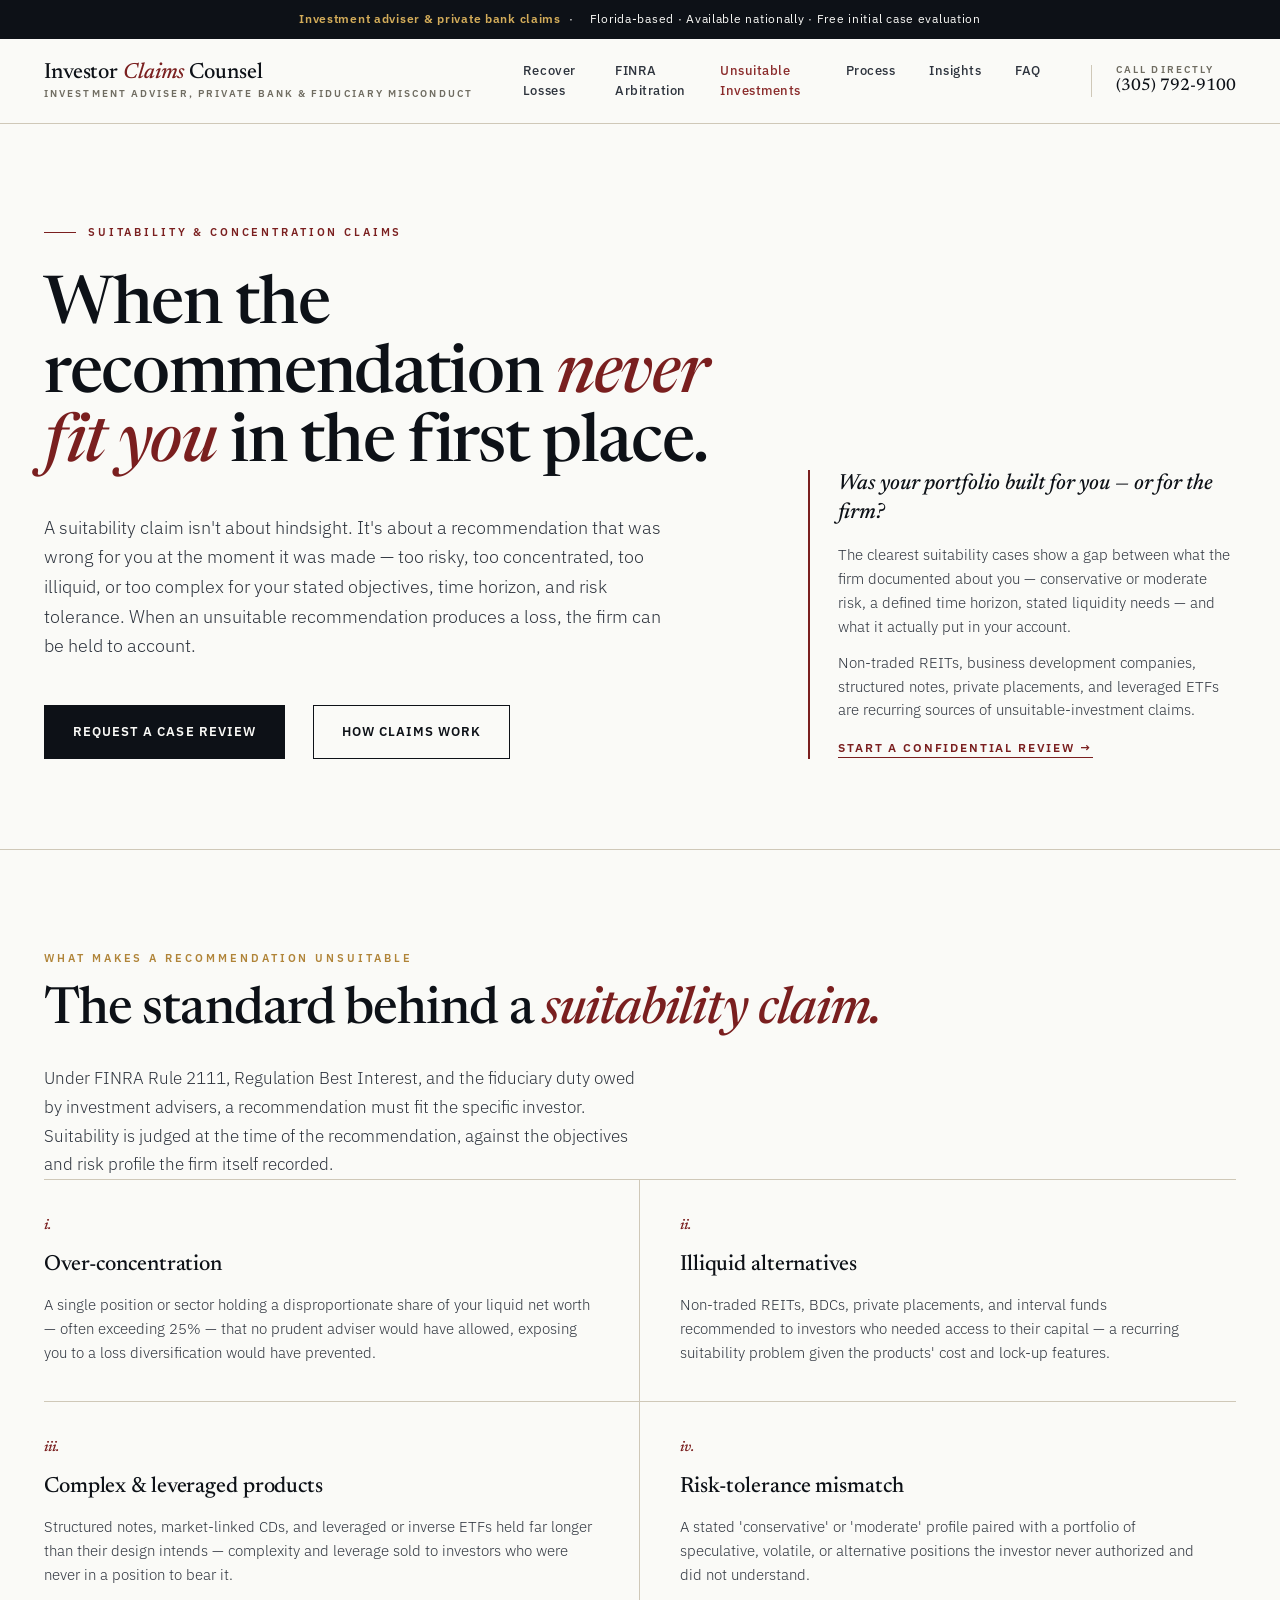
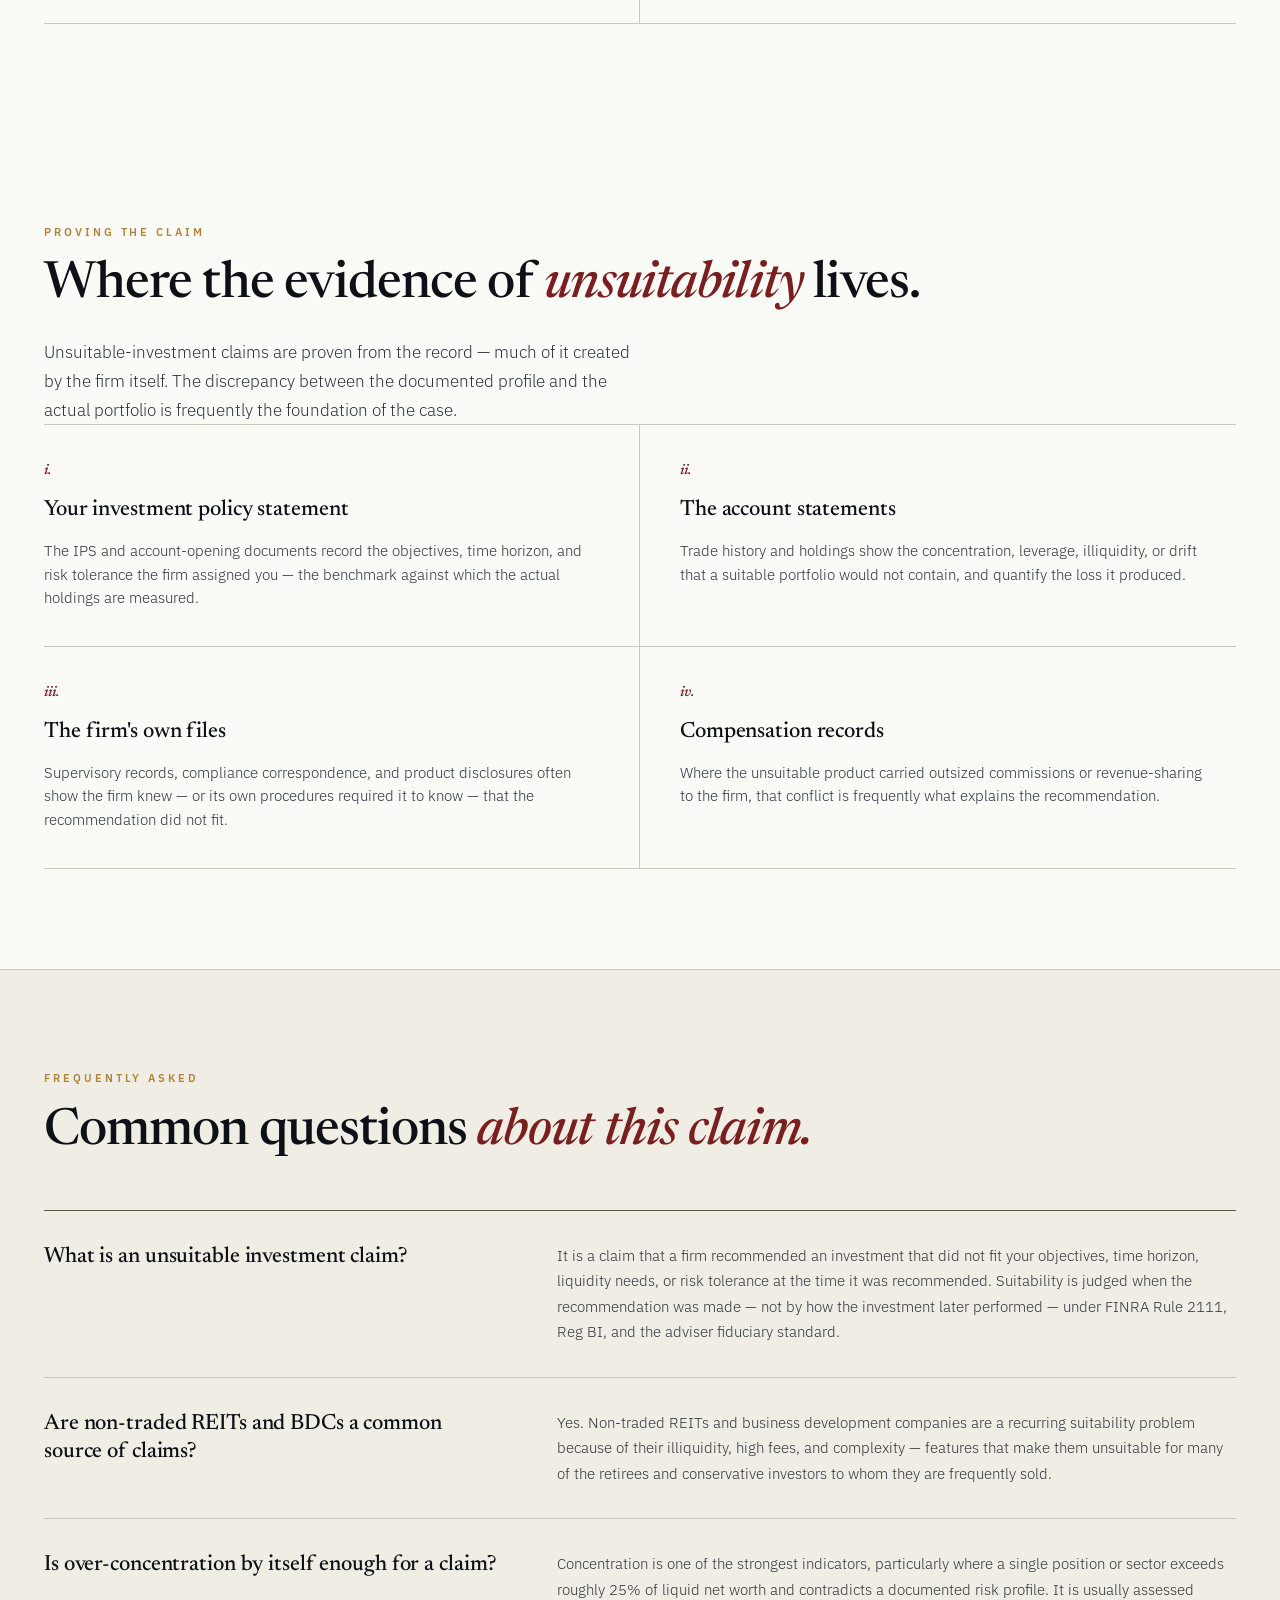
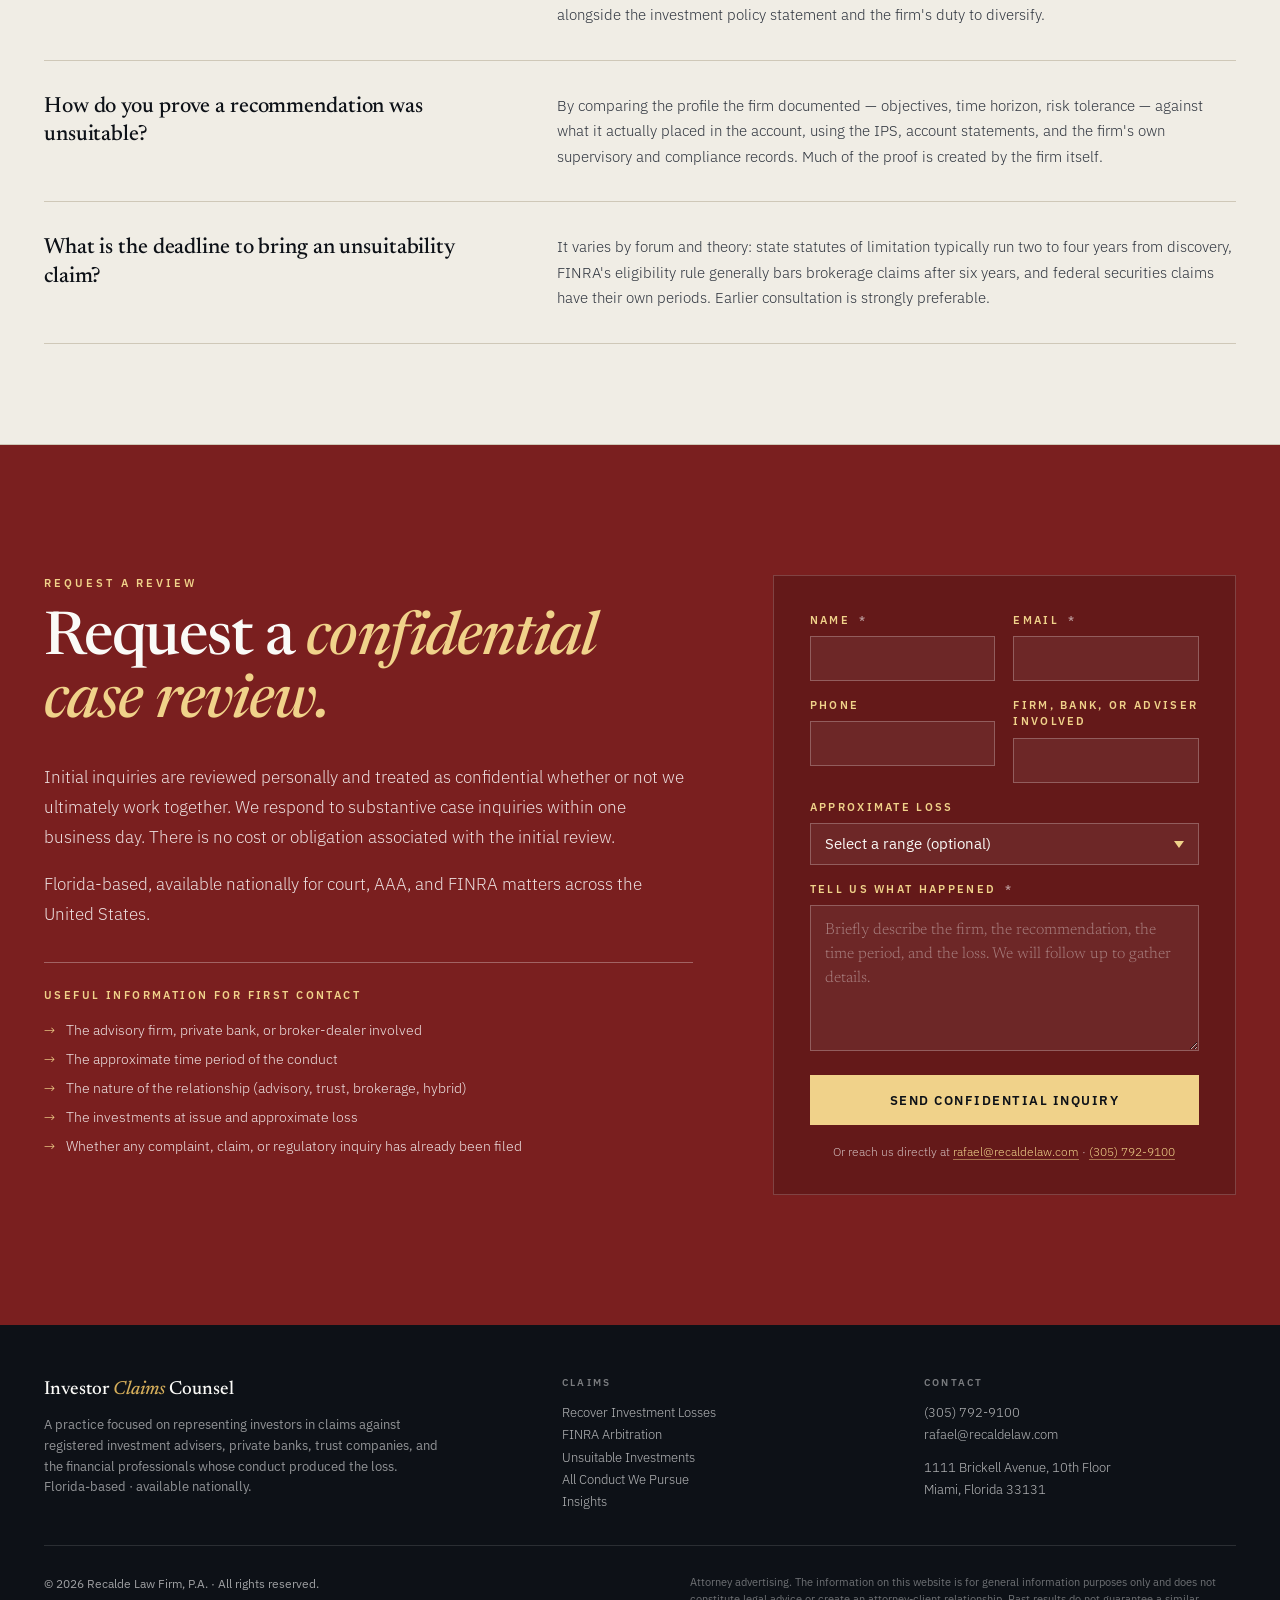
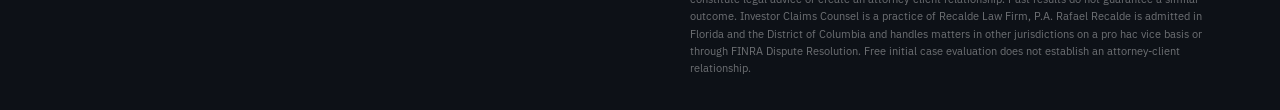
<file: unsuitable-investment-claims/index.html>
<!DOCTYPE html>
<html lang="en">
<head>
<meta charset="UTF-8">
<meta name="viewport" content="width=device-width, initial-scale=1.0">
<title>Unsuitable Investment Claims | Suitability &amp; Concentration Losses — Investor Claims Counsel</title>
<meta name="description" content="Attorney for investors harmed by unsuitable investment recommendations — over-concentration, illiquid alternatives, non-traded REITs, structured products, and leveraged ETFs that never matched your risk tolerance. Free case review.">
<link rel="canonical" href="https://investorclaimscounsel.com/unsuitable-investment-claims/">
<meta property="og:title" content="Unsuitable Investment Claims | Suitability & Concentration Losses — Investor Claims Counsel">
<meta property="og:description" content="Attorney for investors harmed by unsuitable investment recommendations — over-concentration, illiquid alternatives, non-traded REITs, structured products, and leveraged ETFs that never matched your risk tolerance. Free case review.">
<meta property="og:type" content="website">
<meta property="og:url" content="https://investorclaimscounsel.com/unsuitable-investment-claims/">
<meta property="og:image" content="https://investorclaimscounsel.com/headshot.jpg">
<meta name="twitter:card" content="summary">
<link rel="icon" href="/favicon.svg" type="image/svg+xml">
<link rel="preconnect" href="https://fonts.googleapis.com">
<link rel="preconnect" href="https://fonts.gstatic.com" crossorigin>
<link href="https://fonts.googleapis.com/css2?family=Newsreader:ital,wght@0,400;0,500;0,600;1,400;1,500&family=IBM+Plex+Sans:wght@300;400;500;600&display=swap" rel="stylesheet">
<link rel="stylesheet" href="/style.css">
<script type="application/ld+json">
{
  "@context": "https://schema.org",
  "@graph": [
    {
      "@type": "LegalService",
      "name": "Unsuitable Investments — Investor Claims Counsel",
      "description": "Attorney for investors harmed by unsuitable investment recommendations — over-concentration, illiquid alternatives, non-traded REITs, structured products, and leveraged ETFs that never matched your risk tolerance. Free case review.",
      "url": "https://investorclaimscounsel.com/unsuitable-investment-claims/",
      "telephone": "+1-305-792-9100",
      "email": "rafael@recaldelaw.com",
      "areaServed": "US",
      "provider": {
        "@type": "Attorney",
        "name": "Rafael Recalde",
        "url": "https://investorclaimscounsel.com/#rafael"
      },
      "address": {
        "@type": "PostalAddress",
        "streetAddress": "1111 Brickell Avenue, 10th Floor",
        "addressLocality": "Miami",
        "addressRegion": "FL",
        "postalCode": "33131",
        "addressCountry": "US"
      }
    },
    {
      "@type": "BreadcrumbList",
      "itemListElement": [
        {
          "@type": "ListItem",
          "position": 1,
          "name": "Home",
          "item": "https://investorclaimscounsel.com/"
        },
        {
          "@type": "ListItem",
          "position": 2,
          "name": "Unsuitable Investments",
          "item": "https://investorclaimscounsel.com/unsuitable-investment-claims/"
        }
      ]
    },
    {
      "@type": "FAQPage",
      "mainEntity": [
        {
          "@type": "Question",
          "name": "What is an unsuitable investment claim?",
          "acceptedAnswer": {
            "@type": "Answer",
            "text": "It is a claim that a firm recommended an investment that did not fit your objectives, time horizon, liquidity needs, or risk tolerance at the time it was recommended. Suitability is judged when the recommendation was made — not by how the investment later performed — under FINRA Rule 2111, Reg BI, and the adviser fiduciary standard."
          }
        },
        {
          "@type": "Question",
          "name": "Are non-traded REITs and BDCs a common source of claims?",
          "acceptedAnswer": {
            "@type": "Answer",
            "text": "Yes. Non-traded REITs and business development companies are a recurring suitability problem because of their illiquidity, high fees, and complexity — features that make them unsuitable for many of the retirees and conservative investors to whom they are frequently sold."
          }
        },
        {
          "@type": "Question",
          "name": "Is over-concentration by itself enough for a claim?",
          "acceptedAnswer": {
            "@type": "Answer",
            "text": "Concentration is one of the strongest indicators, particularly where a single position or sector exceeds roughly 25% of liquid net worth and contradicts a documented risk profile. It is usually assessed alongside the investment policy statement and the firm's duty to diversify."
          }
        },
        {
          "@type": "Question",
          "name": "How do you prove a recommendation was unsuitable?",
          "acceptedAnswer": {
            "@type": "Answer",
            "text": "By comparing the profile the firm documented — objectives, time horizon, risk tolerance — against what it actually placed in the account, using the IPS, account statements, and the firm's own supervisory and compliance records. Much of the proof is created by the firm itself."
          }
        },
        {
          "@type": "Question",
          "name": "What is the deadline to bring an unsuitability claim?",
          "acceptedAnswer": {
            "@type": "Answer",
            "text": "It varies by forum and theory: state statutes of limitation typically run two to four years from discovery, FINRA's eligibility rule generally bars brokerage claims after six years, and federal securities claims have their own periods. Earlier consultation is strongly preferable."
          }
        }
      ]
    }
  ]
}
</script>
</head>
<body>

<div class="notice-strip">
  <span class="strong">Investment adviser &amp; private bank claims</span>·<span style="margin: 0 8px;"></span>Florida-based · Available nationally · Free initial case evaluation
</div>

<header class="topbar">
  <div class="topbar-inner">
    <a href="/" class="brand">
      <span class="brand-name">Investor <em>Claims</em> Counsel</span>
      <span class="brand-sub">Investment Adviser, Private Bank &amp; Fiduciary Misconduct</span>
    </a>
    <nav class="nav">
      <a href="/recover-investment-losses/">Recover Losses</a>
      <a href="/finra-arbitration-lawyer/">FINRA Arbitration</a>
      <a href="/unsuitable-investment-claims/" style="color:#8a2b2b;">Unsuitable Investments</a>
      <a href="/#process">Process</a>
      <a href="/blog/">Insights</a>
      <a href="/#faq">FAQ</a>
    </nav>
    <a href="tel:+13057929100" class="topbar-phone">
      <span class="phone-label">Call directly</span>
      (305) 792-9100
    </a>
  </div>
</header>

<section class="hero">
  <div class="hero-inner">
    <div>
      <div class="hero-eyebrow">Suitability &amp; concentration claims</div>
      <h1>When the recommendation <em>never fit you</em> in the first place.</h1>
      <p class="hero-sub">A suitability claim isn't about hindsight. It's about a recommendation that was wrong for you at the moment it was made — too risky, too concentrated, too illiquid, or too complex for your stated objectives, time horizon, and risk tolerance. When an unsuitable recommendation produces a loss, the firm can be held to account.</p>
      <div class="hero-cta-row">
        <a href="#engage" class="btn btn-primary">Request a Case Review</a>
        <a href="/#process" class="btn btn-ghost">How Claims Work</a>
      </div>
    </div>
    <aside class="hero-side">
      <h3>Was your portfolio built for you — or for the firm?</h3>
      <p>The clearest suitability cases show a gap between what the firm documented about you — conservative or moderate risk, a defined time horizon, stated liquidity needs — and what it actually put in your account.</p><p>Non-traded REITs, business development companies, structured notes, private placements, and leveraged ETFs are recurring sources of unsuitable-investment claims.</p>
      <a href="#engage" class="more">Start a confidential review →</a>
    </aside>
  </div>
</section>

<section>
  <div class="container">
    <div class="section-eyebrow">What Makes a Recommendation Unsuitable</div>
    <h2 class="section-title">The standard behind a <em>suitability claim.</em></h2>
    <p class="section-lead">Under FINRA Rule 2111, Regulation Best Interest, and the fiduciary duty owed by investment advisers, a recommendation must fit the specific investor. Suitability is judged at the time of the recommendation, against the objectives and risk profile the firm itself recorded.</p>
<div class="conduct-grid">
      <div class="conduct-item">
        <div class="conduct-num">i.</div>
        <h4>Over-concentration</h4>
        <p>A single position or sector holding a disproportionate share of your liquid net worth — often exceeding 25% — that no prudent adviser would have allowed, exposing you to a loss diversification would have prevented.</p>
      </div>
      <div class="conduct-item">
        <div class="conduct-num">ii.</div>
        <h4>Illiquid alternatives</h4>
        <p>Non-traded REITs, BDCs, private placements, and interval funds recommended to investors who needed access to their capital — a recurring suitability problem given the products' cost and lock-up features.</p>
      </div>
      <div class="conduct-item">
        <div class="conduct-num">iii.</div>
        <h4>Complex &amp; leveraged products</h4>
        <p>Structured notes, market-linked CDs, and leveraged or inverse ETFs held far longer than their design intends — complexity and leverage sold to investors who were never in a position to bear it.</p>
      </div>
      <div class="conduct-item">
        <div class="conduct-num">iv.</div>
        <h4>Risk-tolerance mismatch</h4>
        <p>A stated 'conservative' or 'moderate' profile paired with a portfolio of speculative, volatile, or alternative positions the investor never authorized and did not understand.</p>
      </div>
    </div>
  </div>
</section>

<section>
  <div class="container">
    <div class="section-eyebrow">Proving the Claim</div>
    <h2 class="section-title">Where the evidence of <em>unsuitability</em> lives.</h2>
    <p class="section-lead">Unsuitable-investment claims are proven from the record — much of it created by the firm itself. The discrepancy between the documented profile and the actual portfolio is frequently the foundation of the case.</p>
<div class="conduct-grid">
      <div class="conduct-item">
        <div class="conduct-num">i.</div>
        <h4>Your investment policy statement</h4>
        <p>The IPS and account-opening documents record the objectives, time horizon, and risk tolerance the firm assigned you — the benchmark against which the actual holdings are measured.</p>
      </div>
      <div class="conduct-item">
        <div class="conduct-num">ii.</div>
        <h4>The account statements</h4>
        <p>Trade history and holdings show the concentration, leverage, illiquidity, or drift that a suitable portfolio would not contain, and quantify the loss it produced.</p>
      </div>
      <div class="conduct-item">
        <div class="conduct-num">iii.</div>
        <h4>The firm's own files</h4>
        <p>Supervisory records, compliance correspondence, and product disclosures often show the firm knew — or its own procedures required it to know — that the recommendation did not fit.</p>
      </div>
      <div class="conduct-item">
        <div class="conduct-num">iv.</div>
        <h4>Compensation records</h4>
        <p>Where the unsuitable product carried outsized commissions or revenue-sharing to the firm, that conflict is frequently what explains the recommendation.</p>
      </div>
    </div>
  </div>
</section>

<section class="faq">
  <div class="container">
    <div class="section-eyebrow">Frequently Asked</div>
    <h2 class="section-title">Common questions <em>about this claim.</em></h2>
    <div class="faq-list">
      <div class="faq-item">
        <div class="faq-q">What is an unsuitable investment claim?</div>
        <div class="faq-a">It is a claim that a firm recommended an investment that did not fit your objectives, time horizon, liquidity needs, or risk tolerance at the time it was recommended. Suitability is judged when the recommendation was made — not by how the investment later performed — under FINRA Rule 2111, Reg BI, and the adviser fiduciary standard.</div>
      </div>
      <div class="faq-item">
        <div class="faq-q">Are non-traded REITs and BDCs a common source of claims?</div>
        <div class="faq-a">Yes. Non-traded REITs and business development companies are a recurring suitability problem because of their illiquidity, high fees, and complexity — features that make them unsuitable for many of the retirees and conservative investors to whom they are frequently sold.</div>
      </div>
      <div class="faq-item">
        <div class="faq-q">Is over-concentration by itself enough for a claim?</div>
        <div class="faq-a">Concentration is one of the strongest indicators, particularly where a single position or sector exceeds roughly 25% of liquid net worth and contradicts a documented risk profile. It is usually assessed alongside the investment policy statement and the firm's duty to diversify.</div>
      </div>
      <div class="faq-item">
        <div class="faq-q">How do you prove a recommendation was unsuitable?</div>
        <div class="faq-a">By comparing the profile the firm documented — objectives, time horizon, risk tolerance — against what it actually placed in the account, using the IPS, account statements, and the firm's own supervisory and compliance records. Much of the proof is created by the firm itself.</div>
      </div>
      <div class="faq-item">
        <div class="faq-q">What is the deadline to bring an unsuitability claim?</div>
        <div class="faq-a">It varies by forum and theory: state statutes of limitation typically run two to four years from discovery, FINRA's eligibility rule generally bars brokerage claims after six years, and federal securities claims have their own periods. Earlier consultation is strongly preferable.</div>
      </div>
    </div>
  </div>
</section>

<section id="engage" class="engage">
  <div class="container">
    <div class="engage-grid">
      <div>
        <div class="section-eyebrow" style="color: #f0d28a;">Request a Review</div>
        <h2>Request a <em>confidential case review.</em></h2>
        <p>Initial inquiries are reviewed personally and treated as confidential whether or not we ultimately work together. We respond to substantive case inquiries within one business day. There is no cost or obligation associated with the initial review.</p>
        <p>Florida-based, available nationally for court, AAA, and FINRA matters across the United States.</p>
        <div class="engage-checklist">
          <div class="label">Useful information for first contact</div>
          <ul>
            <li>The advisory firm, private bank, or broker-dealer involved</li>
            <li>The approximate time period of the conduct</li>
            <li>The nature of the relationship (advisory, trust, brokerage, hybrid)</li>
            <li>The investments at issue and approximate loss</li>
            <li>Whether any complaint, claim, or regulatory inquiry has already been filed</li>
          </ul>
        </div>
      </div>
      <div>
        <form class="case-form" action="https://formspree.io/f/mqegejrg" method="POST">
          <input type="hidden" name="_subject" value="Investor Claims Counsel — New case inquiry">
          <input type="text" name="_gotcha" tabindex="-1" autocomplete="off" aria-hidden="true" class="case-form-honeypot">
          <div class="case-form-row">
            <div class="case-form-field">
              <label for="cf-name">Name <span>*</span></label>
              <input type="text" id="cf-name" name="name" required autocomplete="name">
            </div>
            <div class="case-form-field">
              <label for="cf-email">Email <span>*</span></label>
              <input type="email" id="cf-email" name="email" required autocomplete="email">
            </div>
          </div>
          <div class="case-form-row">
            <div class="case-form-field">
              <label for="cf-phone">Phone</label>
              <input type="tel" id="cf-phone" name="phone" autocomplete="tel">
            </div>
            <div class="case-form-field">
              <label for="cf-firm">Firm, bank, or adviser involved</label>
              <input type="text" id="cf-firm" name="firm_or_adviser">
            </div>
          </div>
          <div class="case-form-field">
            <label for="cf-loss">Approximate loss</label>
            <select id="cf-loss" name="approximate_loss">
              <option value="">Select a range (optional)</option>
              <option value="Under $100,000">Under $100,000</option>
              <option value="$100,000 – $500,000">$100,000 – $500,000</option>
              <option value="$500,000 – $2,000,000">$500,000 – $2,000,000</option>
              <option value="Over $2,000,000">Over $2,000,000</option>
              <option value="Prefer not to say">Prefer not to say</option>
            </select>
          </div>
          <div class="case-form-field">
            <label for="cf-message">Tell us what happened <span>*</span></label>
            <textarea id="cf-message" name="message" rows="5" required placeholder="Briefly describe the firm, the recommendation, the time period, and the loss. We will follow up to gather details."></textarea>
          </div>
          <button type="submit" class="btn-case-form">Send Confidential Inquiry</button>
          <p class="case-form-note">Or reach us directly at <a href="mailto:rafael@recaldelaw.com">rafael@recaldelaw.com</a> · <a href="tel:+13057929100">(305) 792-9100</a></p>
        </form>
      </div>
    </div>
  </div>
</section>

<footer>
  <div class="footer-inner">
    <div class="footer-top">
      <div>
        <div class="footer-brand-line">Investor <em>Claims</em> Counsel</div>
        <div class="footer-tagline">A practice focused on representing investors in claims against registered investment advisers, private banks, trust companies, and the financial professionals whose conduct produced the loss. Florida-based · available nationally.</div>
      </div>
      <div class="footer-col">
        <div class="footer-col-label">Claims</div>
        <a href="/recover-investment-losses/">Recover Investment Losses</a>
        <a href="/finra-arbitration-lawyer/">FINRA Arbitration</a>
        <a href="/unsuitable-investment-claims/">Unsuitable Investments</a>
        <a href="/#conduct">All Conduct We Pursue</a>
        <a href="/blog/">Insights</a>
      </div>
      <div class="footer-col">
        <div class="footer-col-label">Contact</div>
        <a href="tel:+13057929100">(305) 792-9100</a>
        <a href="mailto:rafael@recaldelaw.com">rafael@recaldelaw.com</a>
        <p style="margin-top: 10px;">1111 Brickell Avenue, 10th Floor<br>Miami, Florida 33131</p>
      </div>
    </div>
    <div class="footer-bottom">
      <div>© 2026 Recalde Law Firm, P.A. · All rights reserved.</div>
      <div class="disclaimer">Attorney advertising. The information on this website is for general information purposes only and does not constitute legal advice or create an attorney-client relationship. Past results do not guarantee a similar outcome. Investor Claims Counsel is a practice of Recalde Law Firm, P.A. Rafael Recalde is admitted in Florida and the District of Columbia and handles matters in other jurisdictions on a pro hac vice basis or through FINRA Dispute Resolution. Free initial case evaluation does not establish an attorney-client relationship.</div>
    </div>
  </div>
</footer>

</body>
</html>
</file>
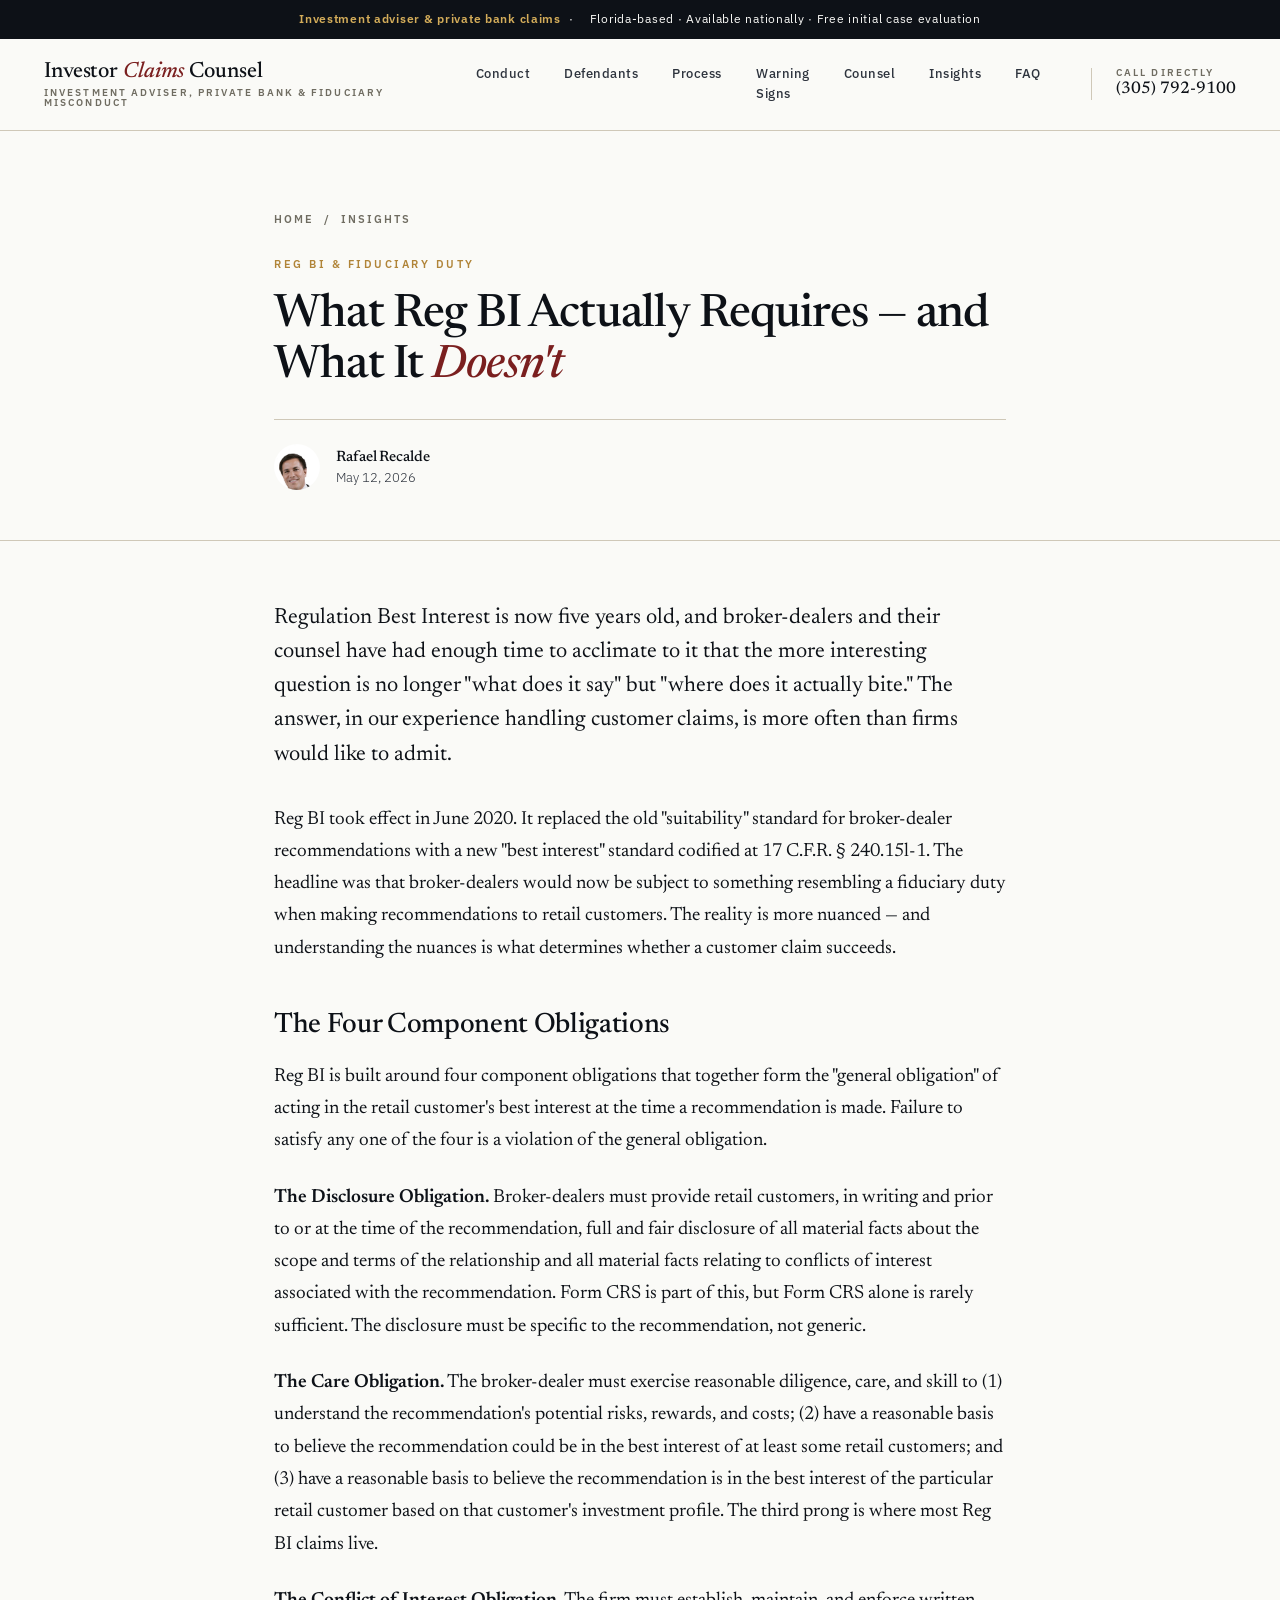
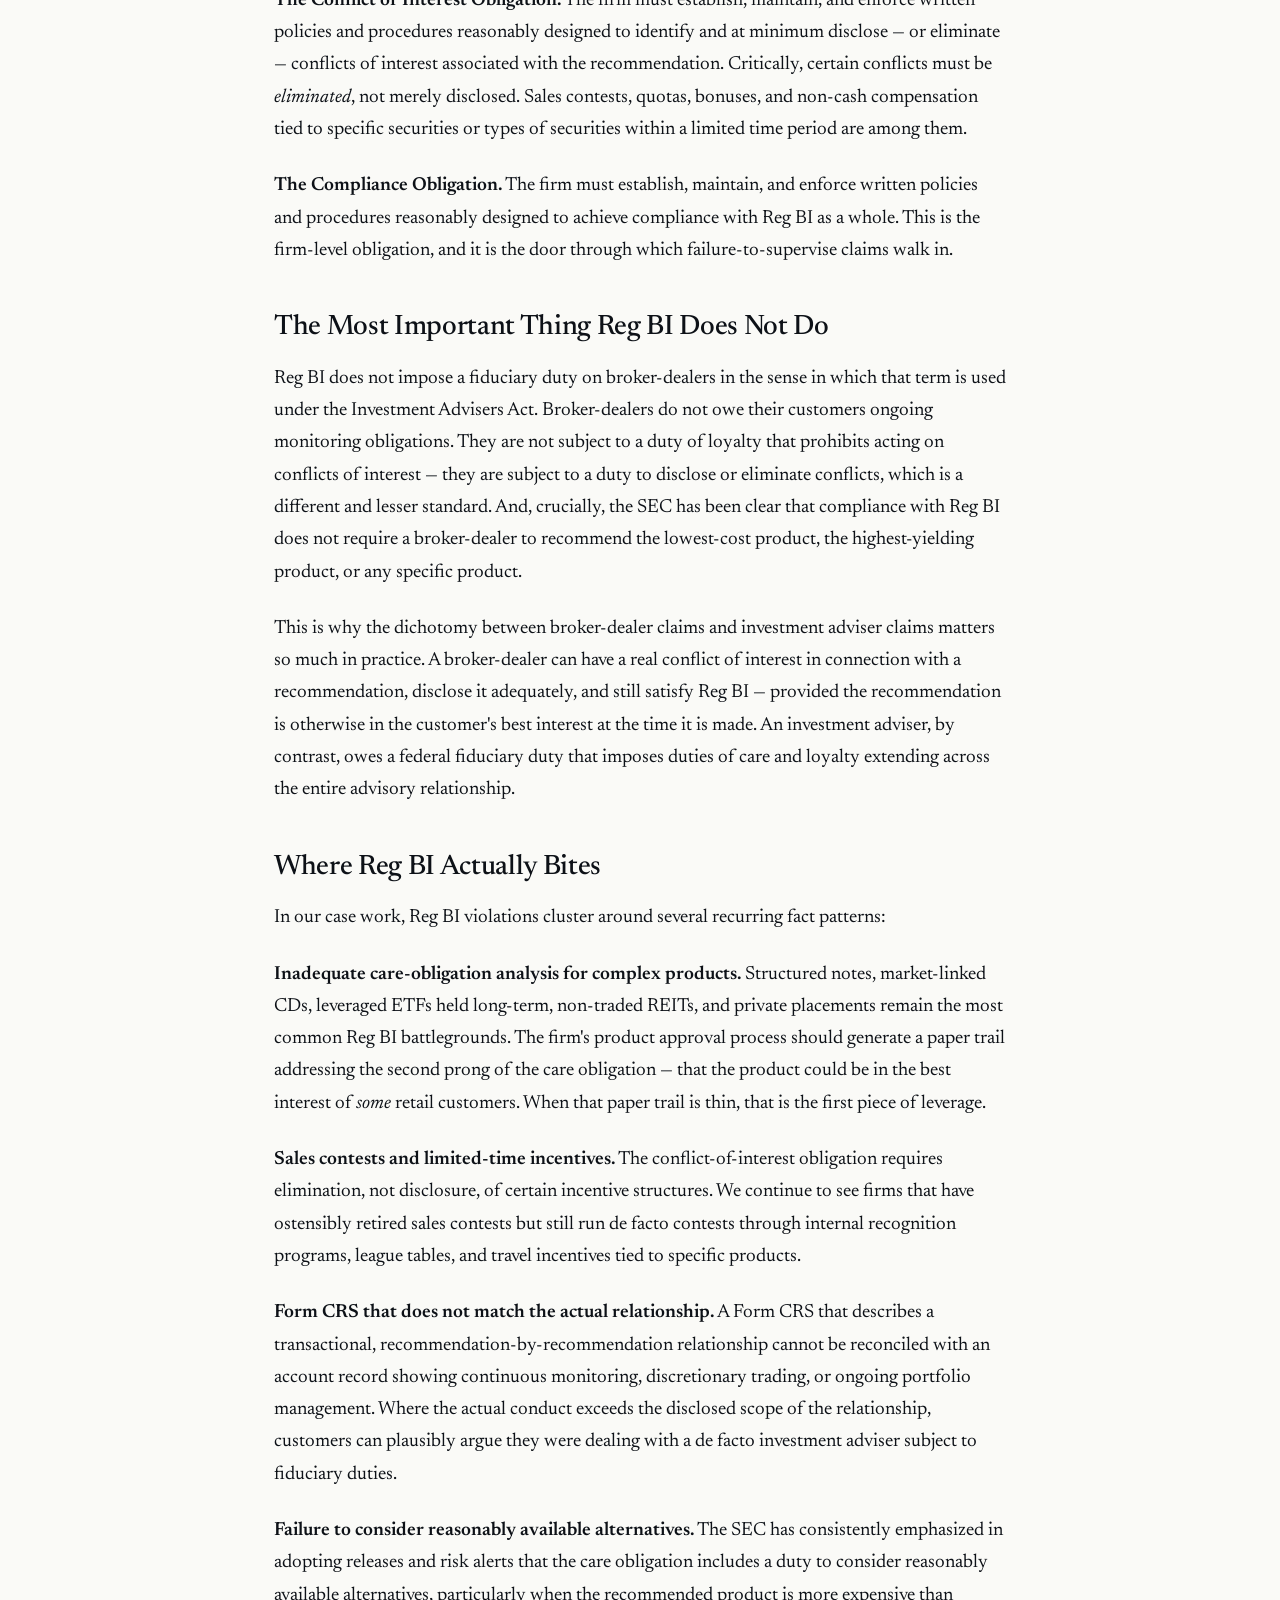
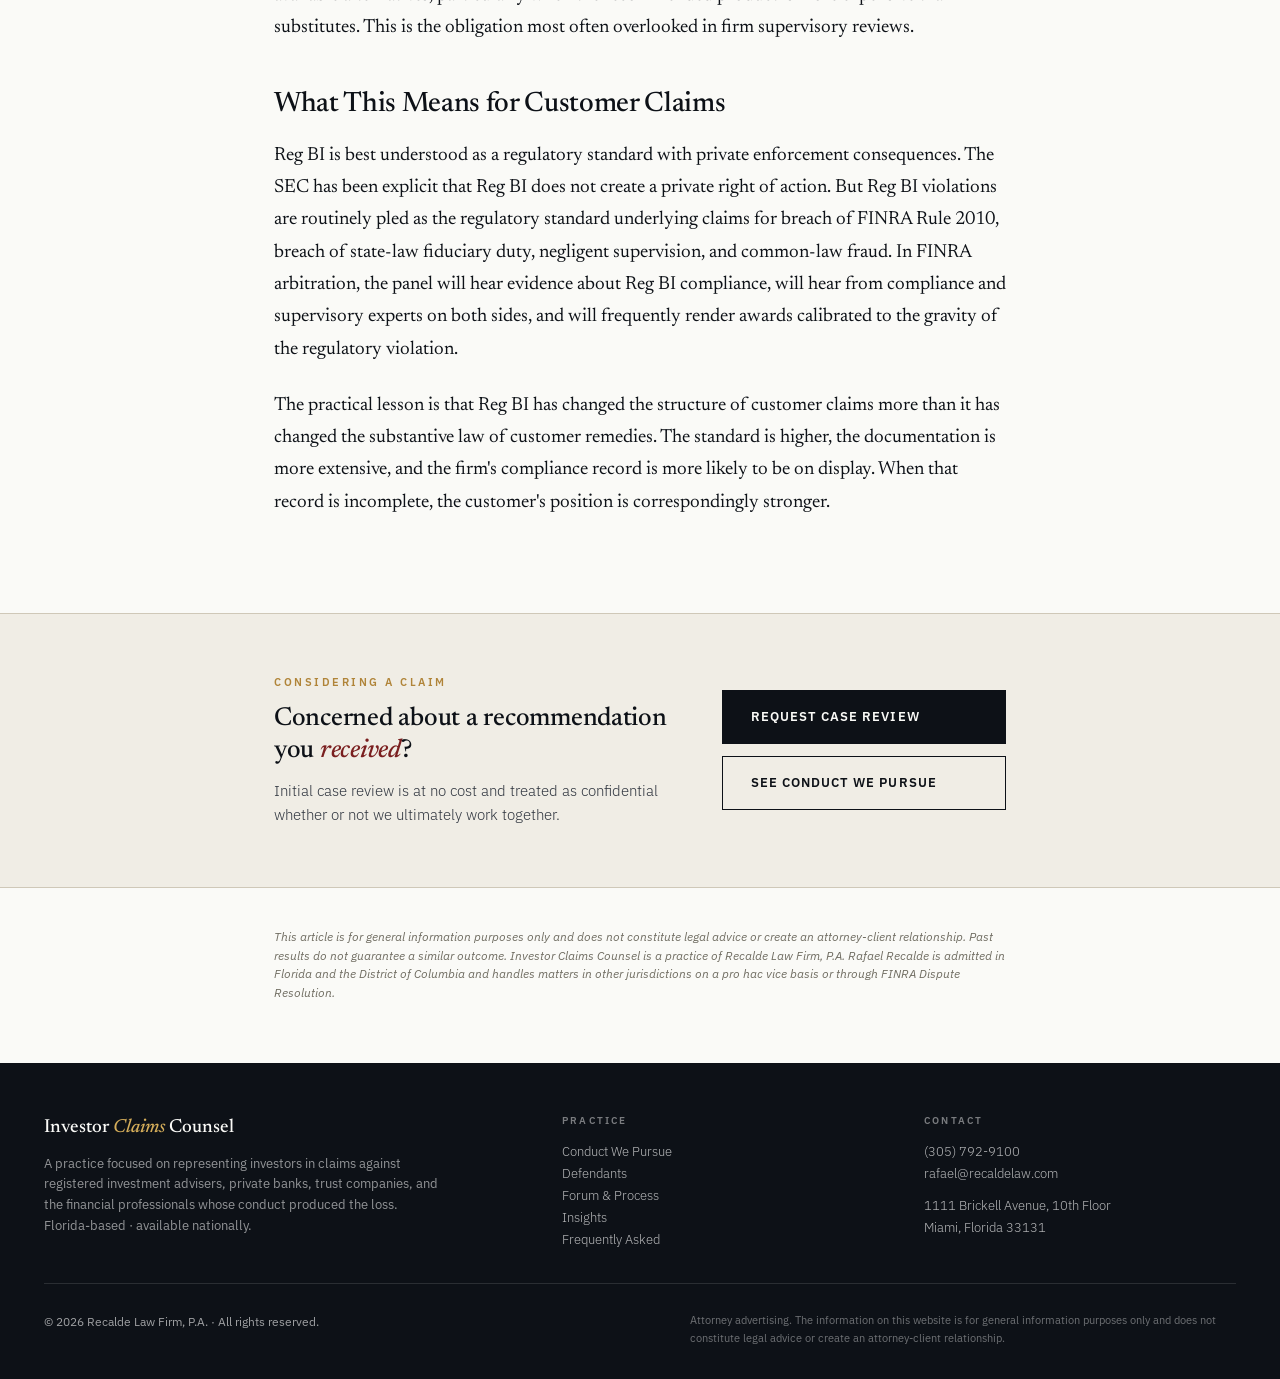
<file: what-reg-bi-actually-requires-and-what-it-doesnt/index.html>
<!DOCTYPE html>
<html lang="en">
<head>
<meta charset="UTF-8">
<meta name="viewport" content="width=device-width, initial-scale=1.0">
<title>What Reg BI Actually Requires &mdash; and What It Doesn't &mdash; Investor Claims Counsel</title>
<meta name="description" content="The four component obligations of the SEC's Regulation Best Interest, how they differ from the fiduciary duty owed by registered investment advisers, and where the standard has real bite in customer disputes.">
<meta property="og:title" content="What Reg BI Actually Requires — and What It Doesn't">
<meta property="og:description" content="The four component obligations of Regulation Best Interest, how they differ from the IA Act fiduciary duty, and where the standard has real bite in customer disputes.">
<meta property="og:type" content="article">
<meta property="og:url" content="https://investorclaimscounsel.com/what-reg-bi-actually-requires-and-what-it-doesnt/">
<meta property="og:image" content="https://investorclaimscounsel.com/headshot.jpg">
<meta name="twitter:card" content="summary">
<link rel="icon" href="../favicon.svg" type="image/svg+xml">
<link rel="preconnect" href="https://fonts.googleapis.com">
<link rel="preconnect" href="https://fonts.gstatic.com" crossorigin>
<link href="https://fonts.googleapis.com/css2?family=Newsreader:ital,wght@0,400;0,500;0,600;1,400;1,500&family=IBM+Plex+Sans:wght@300;400;500;600&display=swap" rel="stylesheet">
<link rel="stylesheet" href="../style.css">
<link rel="stylesheet" href="../blog.css">
<link rel="canonical" href="https://investorclaimscounsel.com/what-reg-bi-actually-requires-and-what-it-doesnt/">
<script type="application/ld+json">
{
  "@context": "https://schema.org",
  "@type": "BlogPosting",
  "headline": "What Reg BI Actually Requires — and What It Doesn't",
  "description": "The four component obligations of the SEC's Regulation Best Interest, how they differ from the fiduciary duty owed by registered investment advisers, and where the standard has real bite in customer disputes.",
  "url": "https://investorclaimscounsel.com/what-reg-bi-actually-requires-and-what-it-doesnt/",
  "mainEntityOfPage": {
    "@type": "WebPage",
    "@id": "https://investorclaimscounsel.com/what-reg-bi-actually-requires-and-what-it-doesnt/"
  },
  "datePublished": "2026-05-22",
  "dateModified": "2026-05-22",
  "author": {
    "@type": "Person",
    "name": "Rafael Recalde",
    "url": "https://investorclaimscounsel.com/#rafael"
  },
  "publisher": {
    "@type": "Organization",
    "name": "Investor Claims Counsel",
    "url": "https://investorclaimscounsel.com/"
  },
  "image": "https://investorclaimscounsel.com/headshot.jpg"
}
</script>
</head>
<body>

<div class="notice-strip">
  <span class="strong">Investment adviser &amp; private bank claims</span>·<span style="margin: 0 8px;"></span>Florida-based · Available nationally · Free initial case evaluation
</div>

<header class="topbar">
  <div class="topbar-inner">
    <a href="/" class="brand">
      <span class="brand-name">Investor <em>Claims</em> Counsel</span>
      <span class="brand-sub">Investment Adviser, Private Bank &amp; Fiduciary Misconduct</span>
    </a>
    <nav class="nav">
      <a href="/#conduct">Conduct</a>
      <a href="/#defendants">Defendants</a>
      <a href="/#process">Process</a>
      <a href="/#indicators">Warning Signs</a>
      <a href="/#counsel">Counsel</a>
      <a href="/blog/">Insights</a>
      <a href="/#faq">FAQ</a>
    </nav>
    <a href="tel:+13057929100" class="topbar-phone">
      <span class="phone-label">Call directly</span>
      (305) 792-9100
    </a>
  </div>
</header>

<header class="article-header">
  <div class="container">
    <div class="article-breadcrumb"><a href="/">Home</a> &nbsp;/&nbsp; <a href="/blog/">Insights</a></div>
    <span class="article-tag">Reg BI &amp; Fiduciary Duty</span>
    <h1>What Reg BI Actually Requires &mdash; and What It <em>Doesn't</em></h1>
    <div class="article-meta">
      <img src="../headshot.jpg" alt="Rafael Recalde">
      <div class="article-meta-text">
        <strong>Rafael Recalde</strong>
        May 12, 2026
      </div>
    </div>
  </div>
</header>

<article class="article-body">
  <div class="container">
    <div class="article-content">
      <p class="lede">Regulation Best Interest is now five years old, and broker-dealers and their counsel have had enough time to acclimate to it that the more interesting question is no longer "what does it say" but "where does it actually bite." The answer, in our experience handling customer claims, is more often than firms would like to admit.</p>

      <p>Reg BI took effect in June 2020. It replaced the old "suitability" standard for broker-dealer recommendations with a new "best interest" standard codified at 17 C.F.R. § 240.15l-1. The headline was that broker-dealers would now be subject to something resembling a fiduciary duty when making recommendations to retail customers. The reality is more nuanced &mdash; and understanding the nuances is what determines whether a customer claim succeeds.</p>

      <h2>The Four Component Obligations</h2>

      <p>Reg BI is built around four component obligations that together form the "general obligation" of acting in the retail customer's best interest at the time a recommendation is made. Failure to satisfy any one of the four is a violation of the general obligation.</p>

      <p><strong>The Disclosure Obligation.</strong> Broker-dealers must provide retail customers, in writing and prior to or at the time of the recommendation, full and fair disclosure of all material facts about the scope and terms of the relationship and all material facts relating to conflicts of interest associated with the recommendation. Form CRS is part of this, but Form CRS alone is rarely sufficient. The disclosure must be specific to the recommendation, not generic.</p>

      <p><strong>The Care Obligation.</strong> The broker-dealer must exercise reasonable diligence, care, and skill to (1) understand the recommendation's potential risks, rewards, and costs; (2) have a reasonable basis to believe the recommendation could be in the best interest of at least some retail customers; and (3) have a reasonable basis to believe the recommendation is in the best interest of the particular retail customer based on that customer's investment profile. The third prong is where most Reg BI claims live.</p>

      <p><strong>The Conflict of Interest Obligation.</strong> The firm must establish, maintain, and enforce written policies and procedures reasonably designed to identify and at minimum disclose &mdash; or eliminate &mdash; conflicts of interest associated with the recommendation. Critically, certain conflicts must be <em>eliminated</em>, not merely disclosed. Sales contests, quotas, bonuses, and non-cash compensation tied to specific securities or types of securities within a limited time period are among them.</p>

      <p><strong>The Compliance Obligation.</strong> The firm must establish, maintain, and enforce written policies and procedures reasonably designed to achieve compliance with Reg BI as a whole. This is the firm-level obligation, and it is the door through which failure-to-supervise claims walk in.</p>

      <h2>The Most Important Thing Reg BI Does Not Do</h2>

      <p>Reg BI does not impose a fiduciary duty on broker-dealers in the sense in which that term is used under the Investment Advisers Act. Broker-dealers do not owe their customers ongoing monitoring obligations. They are not subject to a duty of loyalty that prohibits acting on conflicts of interest &mdash; they are subject to a duty to disclose or eliminate conflicts, which is a different and lesser standard. And, crucially, the SEC has been clear that compliance with Reg BI does not require a broker-dealer to recommend the lowest-cost product, the highest-yielding product, or any specific product.</p>

      <p>This is why the dichotomy between broker-dealer claims and investment adviser claims matters so much in practice. A broker-dealer can have a real conflict of interest in connection with a recommendation, disclose it adequately, and still satisfy Reg BI &mdash; provided the recommendation is otherwise in the customer's best interest at the time it is made. An investment adviser, by contrast, owes a federal fiduciary duty that imposes duties of care and loyalty extending across the entire advisory relationship.</p>

      <h2>Where Reg BI Actually Bites</h2>

      <p>In our case work, Reg BI violations cluster around several recurring fact patterns:</p>

      <p><strong>Inadequate care-obligation analysis for complex products.</strong> Structured notes, market-linked CDs, leveraged ETFs held long-term, non-traded REITs, and private placements remain the most common Reg BI battlegrounds. The firm's product approval process should generate a paper trail addressing the second prong of the care obligation &mdash; that the product could be in the best interest of <em>some</em> retail customers. When that paper trail is thin, that is the first piece of leverage.</p>

      <p><strong>Sales contests and limited-time incentives.</strong> The conflict-of-interest obligation requires elimination, not disclosure, of certain incentive structures. We continue to see firms that have ostensibly retired sales contests but still run de facto contests through internal recognition programs, league tables, and travel incentives tied to specific products.</p>

      <p><strong>Form CRS that does not match the actual relationship.</strong> A Form CRS that describes a transactional, recommendation-by-recommendation relationship cannot be reconciled with an account record showing continuous monitoring, discretionary trading, or ongoing portfolio management. Where the actual conduct exceeds the disclosed scope of the relationship, customers can plausibly argue they were dealing with a de facto investment adviser subject to fiduciary duties.</p>

      <p><strong>Failure to consider reasonably available alternatives.</strong> The SEC has consistently emphasized in adopting releases and risk alerts that the care obligation includes a duty to consider reasonably available alternatives, particularly when the recommended product is more expensive than substitutes. This is the obligation most often overlooked in firm supervisory reviews.</p>

      <h2>What This Means for Customer Claims</h2>

      <p>Reg BI is best understood as a regulatory standard with private enforcement consequences. The SEC has been explicit that Reg BI does not create a private right of action. But Reg BI violations are routinely pled as the regulatory standard underlying claims for breach of FINRA Rule 2010, breach of state-law fiduciary duty, negligent supervision, and common-law fraud. In FINRA arbitration, the panel will hear evidence about Reg BI compliance, will hear from compliance and supervisory experts on both sides, and will frequently render awards calibrated to the gravity of the regulatory violation.</p>

      <p>The practical lesson is that Reg BI has changed the structure of customer claims more than it has changed the substantive law of customer remedies. The standard is higher, the documentation is more extensive, and the firm's compliance record is more likely to be on display. When that record is incomplete, the customer's position is correspondingly stronger.</p>
    </div>
  </div>
</article>

<section class="article-cta">
  <div class="container">
    <div>
      <div class="label">Considering a claim</div>
      <h3>Concerned about a recommendation you <em>received</em>?</h3>
      <p>Initial case review is at no cost and treated as confidential whether or not we ultimately work together.</p>
    </div>
    <div class="article-cta-actions">
      <a href="/#engage" class="btn btn-primary">Request Case Review</a>
      <a href="/#conduct" class="btn btn-ghost">See Conduct We Pursue</a>
    </div>
  </div>
</section>

<section class="article-disclaimer">
  <div class="container">
    <p>This article is for general information purposes only and does not constitute legal advice or create an attorney-client relationship. Past results do not guarantee a similar outcome. Investor Claims Counsel is a practice of Recalde Law Firm, P.A. Rafael Recalde is admitted in Florida and the District of Columbia and handles matters in other jurisdictions on a pro hac vice basis or through FINRA Dispute Resolution.</p>
  </div>
</section>

<footer>
  <div class="footer-inner">
    <div class="footer-top">
      <div>
        <div class="footer-brand-line">Investor <em>Claims</em> Counsel</div>
        <div class="footer-tagline">A practice focused on representing investors in claims against registered investment advisers, private banks, trust companies, and the financial professionals whose conduct produced the loss. Florida-based · available nationally.</div>
      </div>
      <div class="footer-col">
        <div class="footer-col-label">Practice</div>
        <a href="/#conduct">Conduct We Pursue</a>
        <a href="/#defendants">Defendants</a>
        <a href="/#process">Forum &amp; Process</a>
        <a href="/blog/">Insights</a>
        <a href="/#faq">Frequently Asked</a>
      </div>
      <div class="footer-col">
        <div class="footer-col-label">Contact</div>
        <a href="tel:+13057929100">(305) 792-9100</a>
        <a href="mailto:rafael@recaldelaw.com">rafael@recaldelaw.com</a>
        <p style="margin-top: 10px;">1111 Brickell Avenue, 10th Floor<br>Miami, Florida 33131</p>
      </div>
    </div>
    <div class="footer-bottom">
      <div>© 2026 Recalde Law Firm, P.A. · All rights reserved.</div>
      <div class="disclaimer">Attorney advertising. The information on this website is for general information purposes only and does not constitute legal advice or create an attorney-client relationship.</div>
    </div>
  </div>
</footer>

</body>
</html>
</file>
<file: style.css>
/* ============================================
   Investor Claims Counsel — Core Styles
   Newsreader + IBM Plex Sans editorial system
   ============================================ */

:root {
  --ink: #0d1117;
  --ink-2: #2d333d;
  --paper: #fafaf7;
  --paper-2: #f0ede5;
  --rule: #cfc8b8;
  --rule-strong: #5b5447;
  --accent: #7a1f1f;
  --accent-2: #b08438;
  --muted: #6f6c61;
  --positive: #2d5a3d;
}

* { margin: 0; padding: 0; box-sizing: border-box; }
html { scroll-behavior: smooth; }

body {
  font-family: 'IBM Plex Sans', -apple-system, sans-serif;
  background: var(--paper);
  color: var(--ink);
  font-weight: 400;
  line-height: 1.55;
  font-size: 16px;
  -webkit-font-smoothing: antialiased;
}

.serif { font-family: 'Newsreader', serif; }

/* ---------- Notice strip ---------- */
.notice-strip {
  background: var(--ink);
  color: var(--paper);
  font-size: 12px;
  letter-spacing: 0.06em;
  padding: 10px 0;
  text-align: center;
}

.notice-strip .strong {
  color: #d4ad5a;
  font-weight: 600;
  margin-right: 8px;
}

/* ---------- Top bar ---------- */
.topbar {
  border-bottom: 1px solid var(--rule);
  background: var(--paper);
  position: sticky;
  top: 0;
  z-index: 100;
}

.topbar-inner {
  max-width: 1300px;
  margin: 0 auto;
  padding: 22px 44px;
  display: grid;
  grid-template-columns: auto 1fr auto;
  align-items: center;
  gap: 50px;
}

.brand {
  text-decoration: none;
  color: var(--ink);
  line-height: 1.05;
  display: flex;
  flex-direction: column;
  gap: 4px;
}

.brand-name {
  font-family: 'Newsreader', serif;
  font-size: 22px;
  font-weight: 500;
  letter-spacing: -0.005em;
}

.brand-name em {
  font-style: italic;
  color: var(--accent);
  font-weight: 500;
}

.brand-sub {
  font-size: 9.5px;
  letter-spacing: 0.22em;
  text-transform: uppercase;
  color: var(--muted);
  font-weight: 600;
}

.nav {
  display: flex;
  justify-content: center;
  gap: 34px;
}

.nav a {
  font-size: 13px;
  color: var(--ink-2);
  text-decoration: none;
  letter-spacing: 0.04em;
  font-weight: 500;
  transition: color 0.2s;
}

.nav a:hover { color: var(--accent); }

.topbar-phone {
  font-family: 'Newsreader', serif;
  font-size: 17px;
  color: var(--ink);
  text-decoration: none;
  font-weight: 500;
  border-left: 1px solid var(--rule);
  padding-left: 24px;
  line-height: 1.1;
  display: flex;
  flex-direction: column;
}

.topbar-phone .phone-label {
  font-family: 'IBM Plex Sans', sans-serif;
  font-size: 9.5px;
  letter-spacing: 0.22em;
  text-transform: uppercase;
  color: var(--muted);
  font-weight: 600;
  margin-bottom: 3px;
}

/* ---------- Hero ---------- */
.hero {
  padding: 100px 0 90px;
  border-bottom: 1px solid var(--rule);
  position: relative;
}

.hero-inner {
  max-width: 1300px;
  margin: 0 auto;
  padding: 0 44px;
  display: grid;
  grid-template-columns: 1.6fr 1fr;
  gap: 80px;
  align-items: end;
}

.hero-eyebrow {
  font-size: 11px;
  letter-spacing: 0.26em;
  text-transform: uppercase;
  color: var(--accent);
  font-weight: 600;
  margin-bottom: 32px;
  display: flex;
  align-items: center;
  gap: 12px;
}

.hero-eyebrow::before {
  content: "";
  width: 32px;
  height: 1px;
  background: var(--accent);
}

.hero h1 {
  font-family: 'Newsreader', serif;
  font-weight: 500;
  font-size: clamp(42px, 5.2vw, 72px);
  line-height: 1.04;
  letter-spacing: -0.02em;
  max-width: 18ch;
}

.hero h1 em {
  font-style: italic;
  color: var(--accent);
  font-weight: 500;
}

.hero-sub {
  font-size: 18px;
  line-height: 1.65;
  max-width: 58ch;
  color: var(--ink-2);
  font-weight: 300;
  margin-top: 32px;
}

.hero-cta-row {
  margin-top: 44px;
  display: flex;
  gap: 28px;
  align-items: center;
  flex-wrap: wrap;
}

.btn {
  font-family: 'IBM Plex Sans', sans-serif;
  font-size: 13px;
  letter-spacing: 0.08em;
  text-transform: uppercase;
  font-weight: 600;
  padding: 16px 28px;
  text-decoration: none;
  display: inline-block;
  transition: all 0.2s;
  border: 1px solid;
}

.btn-primary {
  background: var(--ink);
  color: var(--paper);
  border-color: var(--ink);
}

.btn-primary:hover { background: var(--accent); border-color: var(--accent); }

.btn-ghost {
  background: transparent;
  color: var(--ink);
  border-color: var(--ink);
}

.btn-ghost:hover { background: var(--ink); color: var(--paper); }

.hero-side {
  border-left: 2px solid var(--accent);
  padding-left: 28px;
}

.hero-side h3 {
  font-family: 'Newsreader', serif;
  font-size: 22px;
  font-weight: 500;
  line-height: 1.35;
  margin-bottom: 14px;
  font-style: italic;
}

.hero-side p {
  font-size: 14.5px;
  line-height: 1.65;
  color: var(--ink-2);
  margin-bottom: 12px;
  font-weight: 300;
}

.hero-side .more {
  font-size: 11.5px;
  letter-spacing: 0.16em;
  text-transform: uppercase;
  color: var(--accent);
  font-weight: 600;
  text-decoration: none;
  border-bottom: 1px solid var(--accent);
  padding-bottom: 2px;
}

/* ---------- Section base ---------- */
section { padding: 100px 0; }

.container {
  max-width: 1300px;
  margin: 0 auto;
  padding: 0 44px;
}

.section-eyebrow {
  font-size: 10.5px;
  letter-spacing: 0.28em;
  text-transform: uppercase;
  color: var(--accent-2);
  font-weight: 600;
  margin-bottom: 18px;
}

.section-title {
  font-family: 'Newsreader', serif;
  font-weight: 500;
  font-size: clamp(34px, 4vw, 52px);
  line-height: 1.08;
  letter-spacing: -0.018em;
  margin-bottom: 24px;
}

.section-title em {
  font-style: italic;
  color: var(--accent);
}

.section-lead {
  font-size: 17px;
  line-height: 1.7;
  color: var(--ink-2);
  max-width: 60ch;
  font-weight: 300;
}

/* ---------- Conduct categories ---------- */
.conduct {
  background: var(--paper-2);
  border-bottom: 1px solid var(--rule);
}

.conduct-header {
  display: grid;
  grid-template-columns: 1fr 1.2fr;
  gap: 80px;
  margin-bottom: 60px;
  align-items: end;
  padding-bottom: 36px;
  border-bottom: 1px solid var(--rule-strong);
}

.conduct-grid {
  display: grid;
  grid-template-columns: repeat(2, 1fr);
  gap: 0;
  border-top: 1px solid var(--rule);
}

.conduct-item {
  padding: 36px 32px 36px 0;
  border-bottom: 1px solid var(--rule);
  transition: background 0.2s;
}

.conduct-item:nth-child(odd) {
  border-right: 1px solid var(--rule);
  padding-right: 40px;
}

.conduct-item:nth-child(even) { padding-left: 40px; }

.conduct-item:hover { background: rgba(122, 31, 31, 0.03); }

.conduct-num {
  font-family: 'Newsreader', serif;
  font-style: italic;
  font-size: 14px;
  color: var(--accent);
  margin-bottom: 14px;
  font-weight: 500;
}

.conduct-item h4 {
  font-family: 'Newsreader', serif;
  font-size: 22px;
  font-weight: 500;
  line-height: 1.25;
  margin-bottom: 14px;
  letter-spacing: -0.005em;
}

.conduct-item p {
  font-size: 14.5px;
  line-height: 1.65;
  color: var(--ink-2);
  font-weight: 300;
}

.conduct-item .reg {
  margin-top: 14px;
  font-size: 11.5px;
  letter-spacing: 0.06em;
  color: var(--muted);
  font-family: 'Newsreader', serif;
  font-style: italic;
}

.conduct-addendum {
  margin-top: 36px;
  padding-top: 28px;
  border-top: 1px solid var(--rule);
  font-family: 'Newsreader', serif;
  font-style: italic;
  font-size: 15.5px;
  line-height: 1.6;
  color: var(--muted);
  max-width: 72ch;
}

/* ---------- Defendants ---------- */
.defendants-grid {
  margin-top: 60px;
  display: grid;
  grid-template-columns: repeat(4, 1fr);
  gap: 0;
  border-top: 1px solid var(--rule);
  border-left: 1px solid var(--rule);
}

.defendant {
  padding: 32px 28px;
  border-right: 1px solid var(--rule);
  border-bottom: 1px solid var(--rule);
}

.defendant-icon {
  font-family: 'Newsreader', serif;
  font-style: italic;
  font-size: 28px;
  color: var(--accent);
  margin-bottom: 16px;
  font-weight: 500;
}

.defendant h5 {
  font-family: 'Newsreader', serif;
  font-size: 19px;
  font-weight: 500;
  margin-bottom: 10px;
  line-height: 1.25;
}

.defendant p {
  font-size: 13.5px;
  line-height: 1.6;
  color: var(--ink-2);
  font-weight: 300;
}

/* ---------- Forum / Process ---------- */
.process {
  background: var(--ink);
  color: var(--paper);
  padding: 110px 0;
}

.process .section-title { color: var(--paper); }
.process .section-title em { color: #d4ad5a; }
.process .section-eyebrow { color: #d4ad5a; }
.process .section-lead { color: rgba(255, 255, 255, 0.72); }

.forum-tabs {
  margin-top: 70px;
  display: grid;
  grid-template-columns: 1fr 1fr;
  gap: 0;
  border-top: 1px solid rgba(255, 255, 255, 0.18);
}

.forum {
  padding: 44px 36px 44px 0;
  border-right: 1px solid rgba(255, 255, 255, 0.18);
}

.forum:last-child { border-right: none; padding-right: 0; padding-left: 36px; }

.forum-tag {
  font-size: 10.5px;
  letter-spacing: 0.26em;
  text-transform: uppercase;
  color: #d4ad5a;
  font-weight: 600;
  margin-bottom: 16px;
}

.forum h3 {
  font-family: 'Newsreader', serif;
  font-size: 30px;
  font-weight: 500;
  line-height: 1.15;
  margin-bottom: 18px;
  letter-spacing: -0.01em;
}

.forum h3 em { font-style: italic; color: #d4ad5a; }

.forum > p {
  font-size: 15px;
  line-height: 1.7;
  color: rgba(255, 255, 255, 0.78);
  font-weight: 300;
  margin-bottom: 24px;
}

.forum-specs {
  border-top: 1px solid rgba(255, 255, 255, 0.18);
  padding-top: 24px;
  display: grid;
  gap: 18px;
}

.spec {
  display: grid;
  grid-template-columns: 130px 1fr;
  gap: 20px;
  align-items: start;
}

.spec-label {
  font-size: 10.5px;
  letter-spacing: 0.18em;
  text-transform: uppercase;
  color: rgba(255, 255, 255, 0.55);
  font-weight: 600;
  padding-top: 3px;
}

.spec-value {
  font-size: 14px;
  line-height: 1.55;
  color: rgba(255, 255, 255, 0.9);
  font-weight: 300;
}

/* ---------- Process steps ---------- */
.steps {
  margin-top: 60px;
  border-top: 1px solid var(--rule-strong);
}

.step {
  padding: 36px 0;
  border-bottom: 1px solid var(--rule);
  display: grid;
  grid-template-columns: 90px 1fr 1.5fr;
  gap: 40px;
  align-items: start;
}

.step-num {
  font-family: 'Newsreader', serif;
  font-style: italic;
  font-size: 36px;
  color: var(--accent);
  line-height: 1;
  font-weight: 500;
}

.step h4 {
  font-family: 'Newsreader', serif;
  font-size: 22px;
  font-weight: 500;
  line-height: 1.2;
}

.step p {
  font-size: 14.5px;
  line-height: 1.7;
  color: var(--ink-2);
  font-weight: 300;
}

/* ---------- Indicators ---------- */
.indicators {
  background: var(--paper-2);
  border-top: 1px solid var(--rule);
  border-bottom: 1px solid var(--rule);
}

.indicator-list {
  margin-top: 50px;
  display: grid;
  grid-template-columns: repeat(2, 1fr);
  gap: 16px 60px;
}

.indicator {
  padding: 20px 0;
  border-bottom: 1px solid var(--rule);
  display: grid;
  grid-template-columns: 24px 1fr;
  gap: 18px;
  align-items: start;
}

.indicator-mark {
  font-family: 'Newsreader', serif;
  color: var(--accent);
  font-size: 18px;
  font-style: italic;
  font-weight: 500;
  padding-top: 1px;
}

.indicator p {
  font-size: 15px;
  line-height: 1.55;
  color: var(--ink-2);
  font-weight: 300;
}

/* ---------- Counsel ---------- */
.counsel-grid {
  display: grid;
  grid-template-columns: 1fr 1.5fr;
  gap: 80px;
  align-items: start;
}

.portrait {
  aspect-ratio: 4/5;
  background: var(--paper-2);
  position: relative;
  overflow: hidden;
}

.portrait img {
  width: 100%;
  height: 100%;
  object-fit: cover;
  object-position: center top;
  display: block;
}

.counsel h2 {
  font-family: 'Newsreader', serif;
  font-size: 44px;
  font-weight: 500;
  line-height: 1.08;
  margin-bottom: 24px;
  letter-spacing: -0.018em;
}

.counsel p {
  font-size: 16px;
  line-height: 1.75;
  color: var(--ink-2);
  margin-bottom: 18px;
  font-weight: 300;
}

.counsel .pull {
  font-family: 'Newsreader', serif;
  font-style: italic;
  font-size: 21px;
  line-height: 1.55;
  color: var(--ink);
  border-left: 2px solid var(--accent);
  padding: 4px 0 4px 24px;
  margin: 28px 0;
  font-weight: 400;
}

.credentials {
  margin-top: 32px;
  padding-top: 28px;
  border-top: 1px solid var(--rule);
  display: grid;
  grid-template-columns: 1fr 1fr;
  gap: 26px 32px;
}

.credential .label {
  font-size: 10px;
  letter-spacing: 0.22em;
  text-transform: uppercase;
  color: var(--muted);
  margin-bottom: 8px;
  font-weight: 600;
}

.credential .value {
  font-size: 14px;
  line-height: 1.55;
  color: var(--ink);
}

/* ---------- FAQ ---------- */
.faq {
  background: var(--paper-2);
  border-top: 1px solid var(--rule);
  border-bottom: 1px solid var(--rule);
}

.faq-list {
  margin-top: 50px;
  border-top: 1px solid var(--rule-strong);
}

.faq-item {
  padding: 32px 0;
  border-bottom: 1px solid var(--rule);
  display: grid;
  grid-template-columns: 1fr 1.5fr;
  gap: 60px;
}

.faq-q {
  font-family: 'Newsreader', serif;
  font-size: 22px;
  font-weight: 500;
  line-height: 1.3;
  letter-spacing: -0.005em;
}

.faq-a {
  font-size: 15px;
  line-height: 1.7;
  color: var(--ink-2);
  font-weight: 300;
}

/* ---------- Engage ---------- */
.engage {
  background: var(--accent);
  color: var(--paper);
  padding: 130px 0;
}

.engage-grid {
  display: grid;
  grid-template-columns: 1.4fr 1fr;
  gap: 80px;
  align-items: start;
}

.engage h2 {
  font-family: 'Newsreader', serif;
  font-size: clamp(40px, 5vw, 60px);
  font-weight: 500;
  line-height: 1.05;
  letter-spacing: -0.02em;
  margin-bottom: 28px;
}

.engage h2 em { font-style: italic; color: #f0d28a; }

.engage > .container > .engage-grid > div:first-child > p {
  font-size: 17px;
  line-height: 1.75;
  color: rgba(255, 255, 255, 0.85);
  font-weight: 300;
  margin-bottom: 18px;
}

.engage-checklist {
  margin-top: 32px;
  padding-top: 24px;
  border-top: 1px solid rgba(255, 255, 255, 0.3);
}

.engage-checklist .label {
  font-size: 11px;
  letter-spacing: 0.22em;
  text-transform: uppercase;
  color: #f0d28a;
  font-weight: 600;
  margin-bottom: 16px;
}

.engage-checklist ul {
  list-style: none;
  display: grid;
  gap: 8px;
}

.engage-checklist li {
  font-size: 14px;
  line-height: 1.5;
  color: rgba(255, 255, 255, 0.88);
  padding-left: 22px;
  position: relative;
  font-weight: 300;
}

.engage-checklist li::before {
  content: "→";
  position: absolute;
  left: 0;
  color: #f0d28a;
}

.engage-channels {
  background: rgba(0, 0, 0, 0.18);
  padding: 36px 36px 28px;
  border: 1px solid rgba(255, 255, 255, 0.18);
}

.channel {
  border-bottom: 1px solid rgba(255, 255, 255, 0.2);
  padding: 18px 0;
}

.channel:last-child { border-bottom: none; padding-bottom: 0; }
.channel:first-child { padding-top: 0; }

.channel-label {
  font-size: 10px;
  letter-spacing: 0.24em;
  text-transform: uppercase;
  color: rgba(255, 255, 255, 0.65);
  font-weight: 600;
  margin-bottom: 8px;
}

.channel-value {
  font-family: 'Newsreader', serif;
  font-size: 21px;
  font-weight: 500;
  color: var(--paper);
  line-height: 1.2;
}

.channel-value a {
  color: var(--paper);
  text-decoration: none;
  border-bottom: 1px solid rgba(240, 210, 138, 0.5);
  transition: border-color 0.2s;
}

.channel-value a:hover { border-bottom-color: #f0d28a; }

.channel-detail {
  font-size: 12.5px;
  color: rgba(255, 255, 255, 0.7);
  margin-top: 5px;
  font-weight: 300;
}

/* ---------- Case-review form ---------- */
.case-form {
  background: rgba(0, 0, 0, 0.18);
  padding: 36px 36px 32px;
  border: 1px solid rgba(255, 255, 255, 0.18);
}

.case-form-honeypot {
  position: absolute;
  left: -9999px;
  width: 1px;
  height: 1px;
  opacity: 0;
  pointer-events: none;
}

.case-form-row {
  display: grid;
  grid-template-columns: 1fr 1fr;
  gap: 18px;
  margin-bottom: 16px;
}

.case-form-field {
  display: flex;
  flex-direction: column;
  margin-bottom: 16px;
}

.case-form-row .case-form-field { margin-bottom: 0; }

.case-form-field label {
  font-size: 10.5px;
  letter-spacing: 0.22em;
  text-transform: uppercase;
  color: #f0d28a;
  font-weight: 600;
  margin-bottom: 8px;
}

.case-form-field label span {
  color: rgba(255, 255, 255, 0.55);
  margin-left: 4px;
}

.case-form-field input,
.case-form-field select,
.case-form-field textarea {
  font-family: 'IBM Plex Sans', sans-serif;
  font-size: 14.5px;
  font-weight: 400;
  background: rgba(250, 250, 247, 0.06);
  color: var(--paper);
  border: 1px solid rgba(255, 255, 255, 0.25);
  padding: 12px 14px;
  border-radius: 0;
  outline: none;
  transition: border-color 0.2s, background 0.2s;
  width: 100%;
  -webkit-appearance: none;
  appearance: none;
}

.case-form-field textarea {
  resize: vertical;
  min-height: 110px;
  line-height: 1.5;
  font-family: 'Newsreader', serif;
  font-size: 16px;
}

.case-form-field input::placeholder,
.case-form-field textarea::placeholder {
  color: rgba(255, 255, 255, 0.4);
  font-weight: 300;
}

.case-form-field input:focus,
.case-form-field select:focus,
.case-form-field textarea:focus {
  border-color: #f0d28a;
  background: rgba(250, 250, 247, 0.1);
}

.case-form-field select {
  background-image: url("data:image/svg+xml;utf8,<svg xmlns='http://www.w3.org/2000/svg' viewBox='0 0 12 8'><path fill='%23f0d28a' d='M6 8 0 0h12z'/></svg>");
  background-repeat: no-repeat;
  background-position: right 14px center;
  background-size: 10px;
  padding-right: 36px;
}

.case-form-field select option {
  background: var(--ink);
  color: var(--paper);
}

.btn-case-form {
  font-family: 'IBM Plex Sans', sans-serif;
  font-size: 12.5px;
  letter-spacing: 0.12em;
  text-transform: uppercase;
  font-weight: 600;
  padding: 16px 24px;
  background: #f0d28a;
  color: var(--ink);
  border: 1px solid #f0d28a;
  cursor: pointer;
  width: 100%;
  margin-top: 8px;
  transition: background 0.2s, color 0.2s;
}

.btn-case-form:hover {
  background: var(--paper);
  border-color: var(--paper);
}

.case-form-note {
  margin-top: 18px;
  font-size: 12px;
  line-height: 1.55;
  color: rgba(255, 255, 255, 0.7);
  font-weight: 300;
  text-align: center;
}

.case-form-note a {
  color: #f0d28a;
  text-decoration: none;
  border-bottom: 1px solid rgba(240, 210, 138, 0.5);
  transition: border-color 0.2s;
}

.case-form-note a:hover { border-bottom-color: #f0d28a; }

/* ---------- Footer ---------- */
footer {
  background: var(--ink);
  color: rgba(255, 255, 255, 0.6);
  padding: 50px 0 32px;
  font-size: 12px;
}

.footer-inner {
  max-width: 1300px;
  margin: 0 auto;
  padding: 0 44px;
}

.footer-top {
  display: grid;
  grid-template-columns: 1.5fr 1fr 1fr;
  gap: 50px;
  padding-bottom: 32px;
  border-bottom: 1px solid rgba(255, 255, 255, 0.12);
  margin-bottom: 24px;
}

.footer-brand-line {
  font-family: 'Newsreader', serif;
  font-size: 19px;
  color: var(--paper);
  margin-bottom: 10px;
  font-weight: 500;
}

.footer-brand-line em { font-style: italic; color: #d4ad5a; }

.footer-tagline {
  font-size: 12.5px;
  color: rgba(255, 255, 255, 0.55);
  line-height: 1.65;
  max-width: 50ch;
}

.footer-col-label {
  font-size: 10px;
  letter-spacing: 0.22em;
  text-transform: uppercase;
  color: rgba(255, 255, 255, 0.45);
  font-weight: 600;
  margin-bottom: 12px;
}

.footer-col a, .footer-col p {
  display: block;
  font-size: 13px;
  color: rgba(255, 255, 255, 0.7);
  text-decoration: none;
  line-height: 1.7;
  font-weight: 300;
}

.footer-col a:hover { color: #d4ad5a; }

.footer-bottom {
  display: flex;
  justify-content: space-between;
  flex-wrap: wrap;
  gap: 16px;
  line-height: 1.6;
  padding-top: 4px;
}

.disclaimer {
  max-width: 78ch;
  font-size: 10.5px;
  color: rgba(255, 255, 255, 0.4);
  line-height: 1.65;
}

/* ---------- Responsive ---------- */
@media (max-width: 980px) {
  .topbar-inner { grid-template-columns: 1fr auto; padding: 16px 22px; gap: 18px; }
  .nav { display: none; }
  .topbar-phone { padding-left: 18px; }
  .hero { padding: 60px 0 60px; }
  .hero-inner { grid-template-columns: 1fr; gap: 50px; padding: 0 22px; }
  .hero-side { border-left: 2px solid var(--accent); }
  .container { padding: 0 22px; }
  section { padding: 70px 0; }
  .conduct-header { grid-template-columns: 1fr; gap: 28px; }
  .conduct-grid { grid-template-columns: 1fr; }
  .conduct-item:nth-child(odd) { border-right: none; padding-right: 0; }
  .conduct-item:nth-child(even) { padding-left: 0; }
  .defendants-grid { grid-template-columns: 1fr 1fr; }
  .forum-tabs { grid-template-columns: 1fr; }
  .forum { border-right: none; padding-right: 0; padding-left: 0 !important; border-bottom: 1px solid rgba(255,255,255,0.18); }
  .step { grid-template-columns: 1fr; gap: 12px; }
  .step-num { font-size: 28px; }
  .indicator-list { grid-template-columns: 1fr; gap: 0 0; }
  .counsel-grid, .engage-grid, .faq-item { grid-template-columns: 1fr; gap: 32px; }
  .case-form { padding: 26px 22px 24px; }
  .case-form-row { grid-template-columns: 1fr; gap: 0; margin-bottom: 0; }
  .case-form-row .case-form-field { margin-bottom: 16px; }
  .footer-top { grid-template-columns: 1fr; }
  .footer-bottom { flex-direction: column; }
}

/* ============ RELATED CLAIMS (landing pages) ============ */
.related { background: var(--paper-2); border-top: 1px solid var(--rule); }
.related-grid {
  display: grid;
  grid-template-columns: repeat(3, 1fr);
  gap: 1px;
  background: var(--rule);
  border: 1px solid var(--rule);
  margin-top: 8px;
}
.related-claim {
  display: flex;
  align-items: center;
  justify-content: space-between;
  gap: 16px;
  background: var(--paper);
  padding: 26px 28px;
  color: var(--ink);
  text-decoration: none;
  font-family: 'Newsreader', Georgia, serif;
  font-size: 1.18rem;
  line-height: 1.3;
  transition: background 0.2s, color 0.2s;
}
.related-claim span { color: var(--accent); transition: transform 0.2s; }
.related-claim:hover { background: rgba(122, 31, 31, 0.04); color: var(--accent); }
.related-claim:hover span { transform: translateX(4px); }
@media (max-width: 860px) {
  .related-grid { grid-template-columns: 1fr; }
}
</file>
<file: blog.css>
/* ============================================
   Investor Claims Counsel — Blog Styles
   Extends style.css
   ============================================ */

/* ---------- Blog index ---------- */
.blog-hero {
  padding: 90px 0 50px;
  border-bottom: 1px solid var(--rule);
  background: var(--paper);
}

.blog-hero .container {
  max-width: 1300px;
  margin: 0 auto;
  padding: 0 44px;
}

.blog-hero .section-eyebrow {
  margin-bottom: 22px;
}

.blog-hero h1 {
  font-family: 'Newsreader', serif;
  font-weight: 500;
  font-size: clamp(40px, 5vw, 60px);
  line-height: 1.06;
  letter-spacing: -0.02em;
  margin-bottom: 24px;
  max-width: 22ch;
}

.blog-hero h1 em {
  font-style: italic;
  color: var(--accent);
}

.blog-hero .lead {
  font-size: 17px;
  line-height: 1.7;
  color: var(--ink-2);
  max-width: 62ch;
  font-weight: 300;
}

/* ---------- Blog list ---------- */
.blog-list {
  padding: 70px 0 110px;
  background: var(--paper);
}

.blog-list .container {
  max-width: 1300px;
  margin: 0 auto;
  padding: 0 44px;
}

.blog-grid {
  display: grid;
  grid-template-columns: 1fr;
  border-top: 1px solid var(--rule-strong);
}

.blog-entry {
  padding: 36px 0;
  border-bottom: 1px solid var(--rule);
  display: grid;
  grid-template-columns: 200px 1fr;
  gap: 48px;
  align-items: start;
}

.blog-entry-meta {
  display: flex;
  flex-direction: column;
  gap: 10px;
}

.blog-entry-date {
  font-family: 'Newsreader', serif;
  font-style: italic;
  font-size: 15px;
  color: var(--muted);
  font-weight: 500;
}

.blog-entry-tag {
  font-size: 10.5px;
  letter-spacing: 0.22em;
  text-transform: uppercase;
  color: var(--accent-2);
  font-weight: 600;
}

.blog-entry-body h2 {
  font-family: 'Newsreader', serif;
  font-size: 28px;
  font-weight: 500;
  line-height: 1.2;
  letter-spacing: -0.012em;
  margin-bottom: 14px;
}

.blog-entry-body h2 a {
  color: var(--ink);
  text-decoration: none;
  transition: color 0.2s;
}

.blog-entry-body h2 a:hover { color: var(--accent); }

.blog-entry-body p {
  font-size: 15.5px;
  line-height: 1.7;
  color: var(--ink-2);
  font-weight: 300;
  max-width: 70ch;
}

.blog-entry-body .read {
  display: inline-block;
  margin-top: 16px;
  font-size: 11.5px;
  letter-spacing: 0.16em;
  text-transform: uppercase;
  color: var(--accent);
  font-weight: 600;
  text-decoration: none;
  border-bottom: 1px solid var(--accent);
  padding-bottom: 2px;
}

/* ---------- Article page ---------- */
.article-header {
  padding: 80px 0 50px;
  border-bottom: 1px solid var(--rule);
  background: var(--paper);
}

.article-header .container {
  max-width: 820px;
  margin: 0 auto;
  padding: 0 44px;
}

.article-breadcrumb {
  font-size: 11px;
  letter-spacing: 0.18em;
  text-transform: uppercase;
  color: var(--muted);
  font-weight: 600;
  margin-bottom: 28px;
}

.article-breadcrumb a {
  color: var(--muted);
  text-decoration: none;
  border-bottom: 1px solid transparent;
  transition: color 0.2s, border-color 0.2s;
}

.article-breadcrumb a:hover {
  color: var(--accent);
  border-bottom-color: var(--accent);
}

.article-tag {
  font-size: 10.5px;
  letter-spacing: 0.24em;
  text-transform: uppercase;
  color: var(--accent-2);
  font-weight: 600;
  margin-bottom: 18px;
  display: block;
}

.article-header h1 {
  font-family: 'Newsreader', serif;
  font-size: clamp(30px, 4.2vw, 46px);
  font-weight: 500;
  line-height: 1.1;
  letter-spacing: -0.018em;
  margin-bottom: 28px;
}

.article-header h1 em { font-style: italic; color: var(--accent); }

.article-meta {
  display: flex;
  align-items: center;
  gap: 16px;
  padding-top: 24px;
  border-top: 1px solid var(--rule);
}

.article-meta img {
  width: 46px;
  height: 46px;
  border-radius: 50%;
  object-fit: cover;
}

.article-meta-text {
  font-size: 13px;
  line-height: 1.45;
  color: var(--ink-2);
  font-weight: 300;
}

.article-meta-text strong {
  font-family: 'Newsreader', serif;
  font-weight: 500;
  font-size: 15px;
  color: var(--ink);
  display: block;
  letter-spacing: -0.005em;
}

/* ---------- Article body ---------- */
.article-body {
  padding: 60px 0 70px;
  background: var(--paper);
}

.article-body .container {
  max-width: 820px;
  margin: 0 auto;
  padding: 0 44px;
}

.article-content p {
  font-family: 'Newsreader', serif;
  font-size: 19px;
  line-height: 1.7;
  color: var(--ink);
  margin-bottom: 24px;
  font-weight: 400;
}

.article-content p.lede {
  font-size: 22px;
  line-height: 1.55;
  color: var(--ink);
  font-weight: 400;
  margin-bottom: 32px;
}

.article-content h2 {
  font-family: 'Newsreader', serif;
  font-size: 28px;
  font-weight: 500;
  line-height: 1.2;
  letter-spacing: -0.012em;
  margin: 44px 0 18px;
  color: var(--ink);
}

.article-content h2 em { font-style: italic; color: var(--accent); }

.article-content h3 {
  font-family: 'Newsreader', serif;
  font-size: 21px;
  font-weight: 500;
  line-height: 1.25;
  margin: 32px 0 12px;
  color: var(--ink);
}

.article-content ul,
.article-content ol {
  margin: 18px 0 28px 0;
  padding-left: 28px;
}

.article-content li {
  font-family: 'Newsreader', serif;
  font-size: 18px;
  line-height: 1.65;
  color: var(--ink);
  margin-bottom: 10px;
  font-weight: 400;
}

.article-content blockquote {
  border-left: 2px solid var(--accent);
  padding: 6px 0 6px 28px;
  margin: 32px 0;
  font-family: 'Newsreader', serif;
  font-style: italic;
  font-size: 21px;
  line-height: 1.55;
  color: var(--ink);
  font-weight: 400;
}

.article-content strong {
  font-weight: 600;
}

.article-content em { font-style: italic; }

.article-content a {
  color: var(--accent);
  text-decoration: none;
  border-bottom: 1px solid var(--accent);
  transition: opacity 0.2s;
}

.article-content a:hover { opacity: 0.7; }

.article-content hr {
  border: none;
  border-top: 1px solid var(--rule);
  margin: 40px 0;
}

/* ---------- Article footer / disclaimer ---------- */
.article-cta {
  background: var(--paper-2);
  border-top: 1px solid var(--rule);
  border-bottom: 1px solid var(--rule);
  padding: 60px 0;
}

.article-cta .container {
  max-width: 820px;
  margin: 0 auto;
  padding: 0 44px;
  display: grid;
  grid-template-columns: 1.4fr 1fr;
  gap: 50px;
  align-items: center;
}

.article-cta .label {
  font-size: 10.5px;
  letter-spacing: 0.24em;
  text-transform: uppercase;
  color: var(--accent-2);
  font-weight: 600;
  margin-bottom: 14px;
}

.article-cta h3 {
  font-family: 'Newsreader', serif;
  font-size: 26px;
  font-weight: 500;
  line-height: 1.2;
  letter-spacing: -0.01em;
  margin-bottom: 12px;
}

.article-cta h3 em { font-style: italic; color: var(--accent); }

.article-cta p {
  font-size: 14.5px;
  line-height: 1.65;
  color: var(--ink-2);
  font-weight: 300;
}

.article-cta-actions {
  display: flex;
  flex-direction: column;
  gap: 12px;
}

.article-disclaimer {
  background: var(--paper);
  padding: 40px 0 60px;
}

.article-disclaimer .container {
  max-width: 820px;
  margin: 0 auto;
  padding: 0 44px;
}

.article-disclaimer p {
  font-size: 11.5px;
  line-height: 1.65;
  color: var(--muted);
  font-style: italic;
}

/* ---------- Responsive ---------- */
@media (max-width: 980px) {
  .blog-hero { padding: 60px 0 40px; }
  .blog-hero .container,
  .blog-list .container,
  .article-header .container,
  .article-body .container,
  .article-cta .container,
  .article-disclaimer .container {
    padding: 0 22px;
  }
  .blog-list { padding: 50px 0 80px; }
  .blog-entry {
    grid-template-columns: 1fr;
    gap: 14px;
  }
  .article-header { padding: 50px 0 36px; }
  .article-content p { font-size: 17px; }
  .article-content p.lede { font-size: 19px; }
  .article-content li { font-size: 16.5px; }
  .article-content h2 { font-size: 24px; }
  .article-cta .container {
    grid-template-columns: 1fr;
    gap: 24px;
  }
}
</file>
